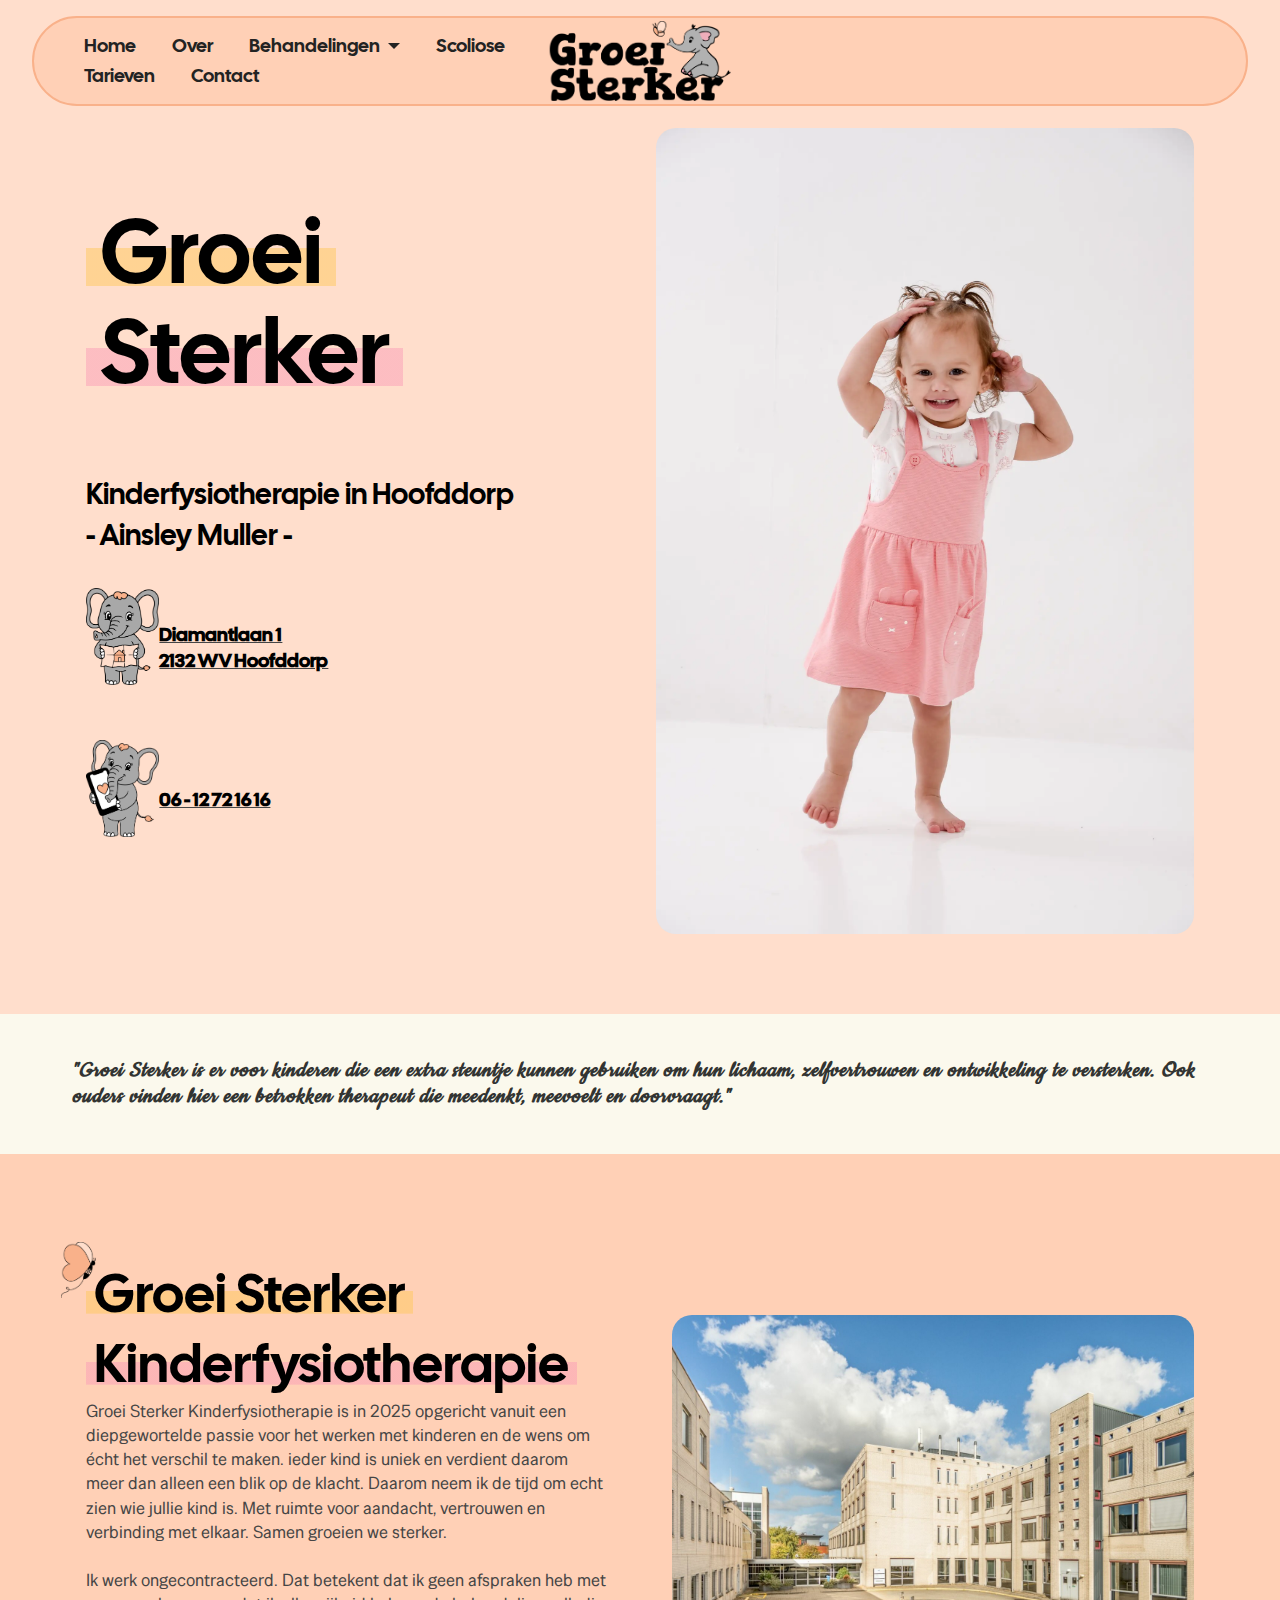
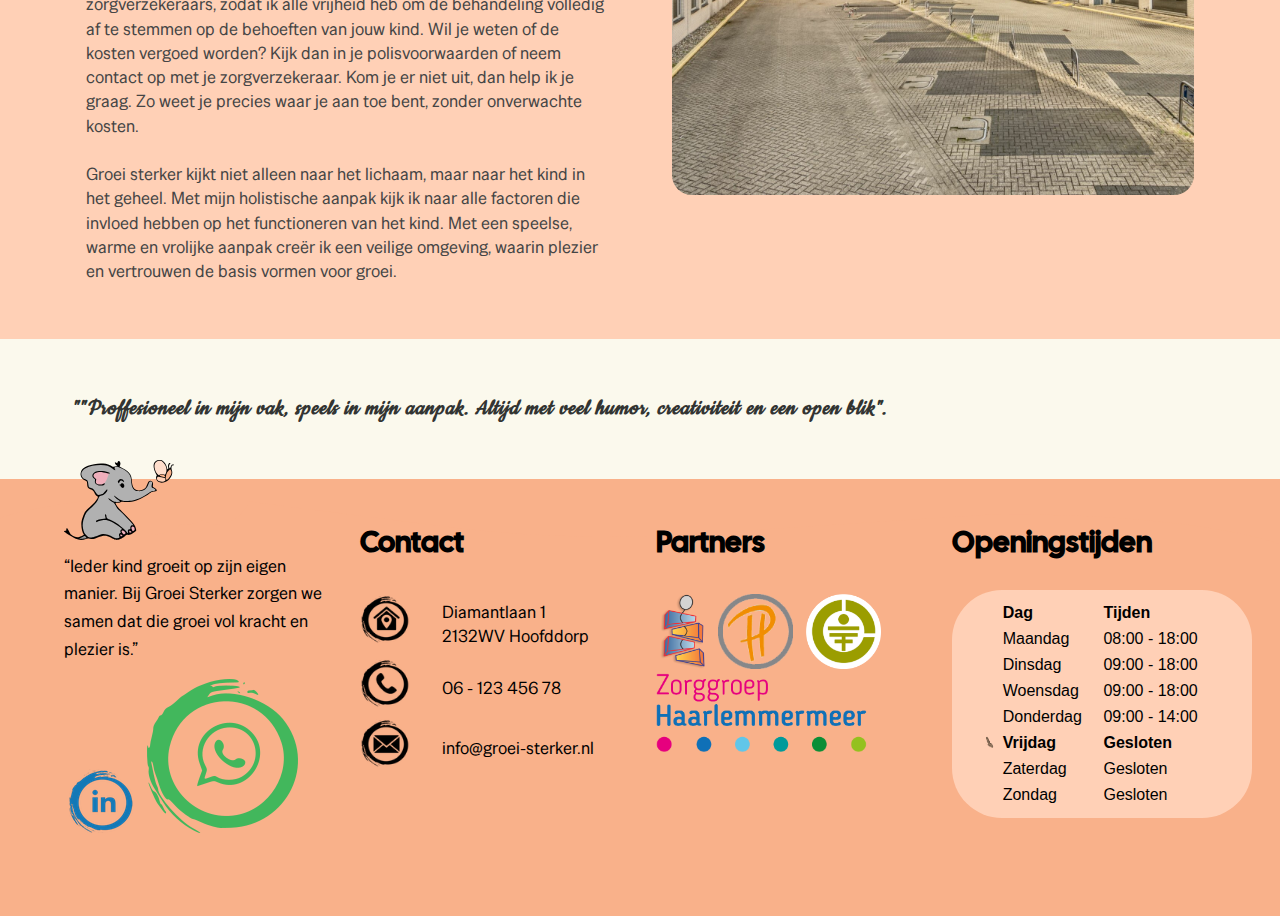
<file: index.html>
<!DOCTYPE html>
<html>

<head>
  <meta charset="utf-8" />
  <meta content="IE=edge" http-equiv="X-UA-Compatible" />
  <meta content="summary_large_image" name="twitter:card">
  <meta content="assets/images/index-meta.webp" name="twitter:image:src" />
  <meta content="assets/images/index-meta.webp" property="og:image" />
  <meta content="Groei Sterker Kinderfysiotherapie | Hoofddorp" name="twitter:title" />
  <meta content="width=device-width, initial-scale=1, minimum-scale=1" name="viewport" />
  <meta name="google-site-verification" content="GkF5k3IylfOf73EQTfal2qQMjx3TlP1_BCX5tEx6pQo" />
  <link href="assets/images/olifant_Fav.png" rel="shortcut icon" type="image/x-icon" />
  <meta name="description"
    content="Kinderfysiotherapie in Hoofddorp bij Groei Sterker. Specialist in scoliose, Schroth-therapie en motorische ontwikkeling met persoonlijke zorg." />

  <title>Groei Sterker Kinderfysiotherapie | Hoofddorp</title>
  <link href="assets/web/assets/mobirise-icons2/mobirise2.css" rel="stylesheet" />
  <link href="assets/web/assets/mobirise-icons-bold/mobirise-icons-bold.css" rel="stylesheet" />
  <link href="assets/bootstrap/css/bootstrap.min.css" rel="stylesheet" />
  <link href="assets/dropdown/css/style.css" rel="stylesheet" />
  <link href="assets/socicon/css/styles.css" rel="stylesheet" />
  <link href="assets/theme/css/style.css" rel="stylesheet" />
  <link as="style" href="https://fonts.googleapis.com/css?family=Cal+Sans:400&amp;display=swap"
    onload="this.onload=null;this.rel='stylesheet'" rel="preload" />
  <noscript>
    <link href="https://fonts.googleapis.com/css?family=Cal+Sans:400&amp;display=swap" rel="stylesheet" />
  </noscript>
  <link as="style" href="https://fonts.googleapis.com/css?family=Special+Gothic:400&amp;display=swap"
    onload="this.onload=null;this.rel='stylesheet'" rel="preload" />
  <noscript>
    <link href="https://fonts.googleapis.com/css?family=Special+Gothic:400&amp;display=swap" rel="stylesheet" />
  </noscript>
  <link as="style" href="assets/mobirise/css/mbr-additional.css?v=O8THCb" rel="preload" />
  <link href="assets/mobirise/css/mbr-additional.css?v=O8THCb" rel="stylesheet" type="text/css" />
  <link href="assets/css/custom.css" rel="stylesheet" />
  <link rel="preconnect" href="https://fonts.googleapis.com">
  <link rel="preconnect" href="https://fonts.gstatic.com" crossorigin>
  <link
    href="https://fonts.googleapis.com/css2?family=Imperial+Script&family=Cookie&family=League+Script&family=Passions+Conflict&family=Sofia&family=Tangerine:wght@400;700&display=swap"
    rel="stylesheet">
  </meta>
</head>

<body class="custom-theme">
  <section class="menu menu1 plantm5 cid-uThSbHawYh" data-bs-version="5.1" id="menu01-4a" once="menu">
    <nav class="navbar navbar-dropdown navbar-fixed-top navbar-expand-lg">
      <div class="container-fluid">
        <div class="navbar-brand">
          <span class="navbar-logo">
            <a href="/">
              <img alt="Groei Sterker Logo" src="assets/images/gs-logo.png" style="height: 5rem;" />
            </a>
          </span>
        </div>
        <button aria-controls="navbarNavAltMarkup" aria-expanded="false" aria-label="Toggle navigation"
          class="navbar-toggler" data-bs-target="#navbarSupportedContent" data-bs-toggle="collapse"
          data-target="#navbarSupportedContent" data-toggle="collapse" type="button">
          <div class="hamburger">
            <span></span>
            <span></span>
            <span></span>
            <span></span>
          </div>
        </button>
        <div class="collapse navbar-collapse" id="navbarSupportedContent">
          <ul class="navbar-nav nav-dropdown" data-app-modern-menu="true">
            <li class="nav-item">
              <a class="nav-link link text-black text-primary display-4" href="/">Home</a>
            </li>
            <li class="nav-item">
              <a aria-expanded="false" class="nav-link link text-black text-primary display-4" href="over.html">Over</a>
            </li>
            <li class="nav-item dropdown">
              <a aria-expanded="false" class="nav-link link text-black dropdown-toggle display-4"
                data-bs-auto-close="outside" data-bs-toggle="dropdown" data-toggle="dropdown-submenu"
                href="#">Behandelingen</a>
              <div aria-labelledby="dropdown-506" class="dropdown-menu"><a
                  class="text-black dropdown-item text-primary display-4"
                  href="kinderfysiotherapie.html">Kinderfysiotherapie</a><a
                  class="text-black dropdown-item text-primary display-4"
                  href="schroth-therapie.html">Schroth-Therapie</a><a
                  class="text-black dropdown-item text-primary display-4" href="schroth-supervisor.html">Clinical
                  Supervisor Schroth - ISST</a><a class="text-black dropdown-item text-primary display-4"
                  href="ervaringen.html">Ervaringen</a></div>
            </li>
            <li class="nav-item">
              <a class="nav-link link text-black text-primary display-4" href="scoliose.html">Scoliose</a>
            </li>
            <li class="nav-item"><a class="nav-link link text-black text-primary display-4"
                href="tarieven.html">Tarieven</a></li>
            </li>
            <li class="nav-item"><a class="nav-link link text-black text-primary display-4"
                href="contact.html">Contact</a></li>
          </ul>
          <!-- <div class="content-wrap">
<div class="navbar-buttons mbr-section-btn"><a class="btn btn-info display-4" href="contact.html">
<span class="mobi-mbri mobi-mbri-plus mbr-iconfont mbr-iconfont-btn"></span>Contact </a></div>
</div> -->
        </div>
      </div>
    </nav>
  </section>
  <section class="header2 cid-uThzzBMKzy" data-bs-version="5.1" id="header02-28">
    <div class="container">
      <div class="row align-left justify-content-center align-items-center">
        <div class="col-12 col-md-12 col-lg-6 image-wrapper">
          <img alt="" src="assets/images/srm-s.webp" />
        </div>
        <div class="col-12 col-md-12 col-lg-6">
          <div class="text-wrapper">
            <h1 class="mbr-section-title mbr-fonts-style mb-4 display-1">
              <span class="yellow">Groei</span>
              <br>
              <span class="pink">Sterker</span>
            </h1>
            <p class="mbr-text mbr-fonts-style mb-4 display-5"><br />Kinderfysiotherapie in Hoofddorp<br />- Ainsley
              Muller -
            </p>
            <div class="cards mb-4">
              <div class="card-wrapper">
                <div class="intro"><a href="geo:0,0?q=Diamantlaan 1, 2132 WV Hoofddorp"
                    data-fallback="https://maps.app.goo.gl/iQJnAUbncyWkuH3T9"><img src="assets/images/elephant_Map.png"
                      alt="Locatie" loading="lazy"></a></div>
                <div class="card-box">
                  <a href="geo:0,0?q=Diamantlaan 1, 2132 WV Hoofddorp"
                    data-fallback="https://maps.app.goo.gl/iQJnAUbncyWkuH3T9">
                    <h4 class="card-title mbr-fonts-style display-4"><strong>Diamantlaan 1<br />2132 WV
                        Hoofddorp</strong>
                    </h4>
                  </a>
                </div>
              </div>
            </div>
            <div class="card-wrapper">
              <div class="intro"><a href="tel:+31612721616"><img src="assets/images/elephant_Telefoon.png"
                    alt="Telefoon" loading="lazy"></a></div>
              <div class="card-box">
                <a href="tel:+31612721616">
                  <h4 class="card-title mbr-fonts-style display-4"><strong>06 - 12 72 16 16</strong></h4>
                </a>
              </div>
            </div>
          </div>
        </div>
      </div>
    </div>
    </div>
  </section>
  <section class="title2 kidsm4_title2 cid-uThIJ3wBHx" data-bs-version="5.1" id="quotes">
    <div class="container-fluid">
      <div class="row">
        <div class="col-12">
          <div class="content-wrapper">
            <div class="title-wrapper">
              <p class="mbr-text mbr-fonts-style display-5 quotes"><em>"Groei Sterker is er voor kinderen die een extra
                  steuntje kunnen gebruiken om hun lichaam, zelfvertrouwen en ontwikkeling te versterken. Ook ouders
                  vinden hier een betrokken therapeut die meedenkt, meevoelt en doorvraagt."</em>
              </p>
            </div>
          </div>
        </div>
      </div>
    </div>
  </section>
  <section class="article03 progressm5 cid-uThAjoZdse" data-bs-version="5.1" id="article03-29">
    <div class="container">
      <div class="row items-wrapper">
        <div class="col-12 col-lg-6 card">
          <div class="content-wrapper">
            <div class="title-wrapper">
              <img src="assets/images/Vlinder.png" class="Vlinder-over">
              <h2 class="mbr-section-title mbr-fonts-style display-2 yellow">Groei Sterker</h2>
              <h2 class="mbr-section-title mbr-fonts-style display-2 pink">Kinderfysiotherapie</h2>
              <div class="text-wrapper">
                <p class="mbr-text mbr-fonts-style display-7">Groei Sterker Kinderfysiotherapie is in 2025 opgericht
                  vanuit een diepgewortelde passie voor het werken met kinderen en de wens om écht het verschil te
                  maken. ieder kind is uniek en verdient daarom meer dan alleen een blik op de klacht. Daarom neem ik de
                  tijd om echt zien wie jullie kind is. Met ruimte voor aandacht, vertrouwen en verbinding met elkaar.
                  Samen groeien we sterker.<br /><br />
                  Ik werk ongecontracteerd. Dat betekent dat ik geen afspraken heb met zorgverzekeraars, zodat ik
                  alle vrijheid heb om de behandeling volledig af te stemmen op de behoeften van jouw kind.
                  Wil je weten of de kosten vergoed worden? Kijk dan in je polisvoorwaarden of neem contact op met je
                  zorgverzekeraar. Kom je er niet uit, dan help ik je graag. Zo weet je precies waar je aan toe bent,
                  zonder onverwachte kosten. <br />
                  <br />Groei sterker kijkt niet alleen naar het lichaam, maar naar het kind in het geheel. Met mijn
                  holistische aanpak kijk ik naar alle factoren die invloed hebben op het functioneren van het kind. Met
                  een speelse, warme en vrolijke aanpak creër ik een veilige omgeving, waarin plezier en vertrouwen de
                  basis vormen voor groei. <br />

                </p>
              </div>
            </div>
          </div>
        </div>
        <div class="col-12 col-lg-6 card">
          <div class="image-wrapper">
            <img alt="" src="assets/images/image15.jpg" />
          </div>
        </div>
      </div>
    </div>
  </section>
  <section class="title2 kidsm4_title2 cid-uThIJ3wBHx" data-bs-version="5.1" id="quotes">
    <div class="container-fluid">
      <div class="row">
        <div class="col-12">
          <div class="content-wrapper">
            <div class="title-wrapper">
              <p class="mbr-text mbr-fonts-style display-5 quotes"><em>""Proffesioneel in mijn vak, speels in mijn
                  aanpak. Altijd met veel humor, creativiteit en een open blik".</em>
              </p>
            </div>
          </div>
        </div>
      </div>
    </div>
  </section>
  <div id="site-footer"></div>
  <script src="assets/js/include-footer.js" defer></script>
  <script src="assets/bootstrap/js/bootstrap.bundle.min.js" defer></script>
  <script src="assets/smoothscroll/smooth-scroll.js" defer></script>
  <script src="assets/ytplayer/index.js" defer></script>
  <script src="assets/dropdown/js/navbar-dropdown.js" defer></script>
  <script src="assets/theme/js/script.js" defer></script>
  <script src="assets/js/main.js" defer></script>
  <script src="assets/js/footer-extra.js" defer></script>
</body>

</html>
</file>
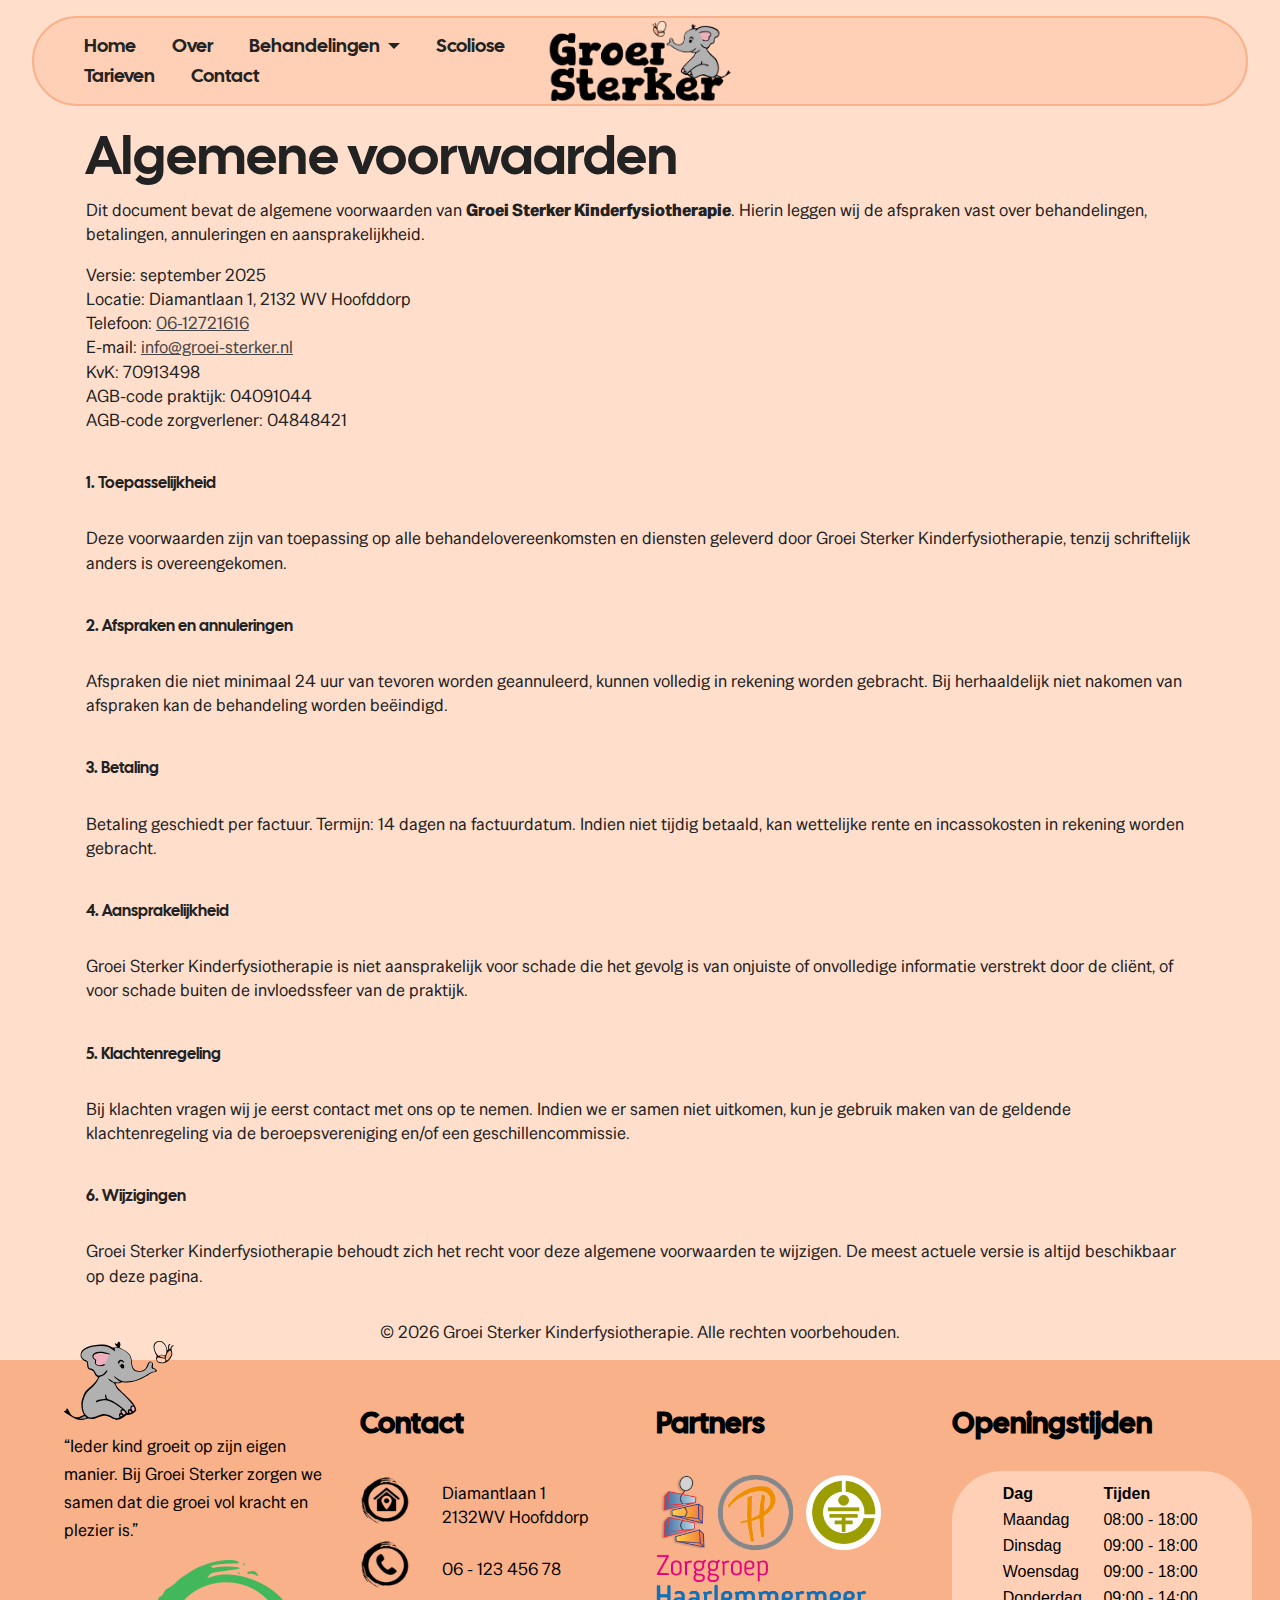
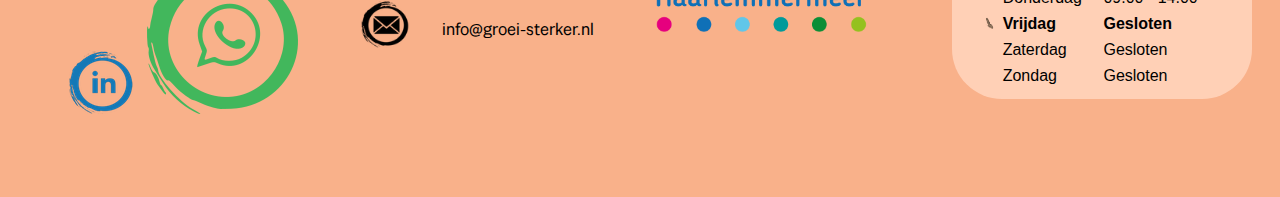
<file: algemene-voorwaarden.html>
<!DOCTYPE html>
<html lang="nl">

<head>
    <meta charset="utf-8" />
    <meta content="IE=edge" http-equiv="X-UA-Compatible" />
    <meta content="summary_large_image" name="twitter:card">
    <meta content="assets/images/index-meta.webp" name="twitter:image:src" />
    <meta content="assets/images/index-meta.webp" property="og:image" />
    <meta content="Groei Sterker Kinderfysiotherapie | Hoofddorp" name="twitter:title" />
    <meta content="width=device-width, initial-scale=1, minimum-scale=1" name="viewport" />
    <link href="assets/images/olifant_Fav.png" rel="shortcut icon" type="image/x-icon" />

    <!-- SEO -->
    <meta name="description"
        content="Algemene voorwaarden van Groei Sterker Kinderfysiotherapie in Hoofddorp. Lees hier de afspraken over behandelingen, betalingen, annuleringen en aansprakelijkheid." />
    <title>Algemene voorwaarden – Groei Sterker Kinderfysiotherapie | Hoofddorp</title>
    <link rel="canonical" href="https://www.groei-sterker.nl/algemene-voorwaarden" />

    <!-- Stylesheets -->
    <link href="assets/web/assets/mobirise-icons2/mobirise2.css" rel="stylesheet" />
    <link href="assets/web/assets/mobirise-icons-bold/mobirise-icons-bold.css" rel="stylesheet" />
    <link href="assets/bootstrap/css/bootstrap.min.css" rel="stylesheet" />
    <link href="assets/dropdown/css/style.css" rel="stylesheet" />
    <link href="assets/socicon/css/styles.css" rel="stylesheet" />
    <link href="assets/theme/css/style.css" rel="stylesheet" />
    <link href="assets/mobirise/css/mbr-additional.css?v=O8THCb" rel="stylesheet" type="text/css" />
    <link href="assets/css/custom.css" rel="stylesheet" />

    <!-- Fonts -->
    <link as="style" href="https://fonts.googleapis.com/css?family=Cal+Sans:400&amp;display=swap"
        onload="this.onload=null;this.rel='stylesheet'" rel="preload" />
    <noscript>
        <link href="https://fonts.googleapis.com/css?family=Cal+Sans:400&amp;display=swap" rel="stylesheet" />
    </noscript>
    <link as="style" href="https://fonts.googleapis.com/css?family=Special+Gothic:400&amp;display=swap"
        onload="this.onload=null;this.rel='stylesheet'" rel="preload" />
    <noscript>
        <link href="https://fonts.googleapis.com/css?family=Special+Gothic:400&amp;display=swap" rel="stylesheet" />
    </noscript>
    <link rel="preconnect" href="https://fonts.googleapis.com">
    <link rel="preconnect" href="https://fonts.gstatic.com" crossorigin>
    <link
        href="https://fonts.googleapis.com/css2?family=Imperial+Script&family=Cookie&family=League+Script&family=Passions+Conflict&family=Sofia&family=Tangerine:wght@400;700&display=swap"
        rel="stylesheet">

    <!-- Override: volledige pagina 1 achtergrondkleur -->
    <style>
        #terms-page,
        #terms-page section {
            background-color: var(--color-primary) !important;
            background-image: none !important;
        }

        #terms-page .container,
        #terms-page .row,
        #terms-page .card,
        #terms-page .content-wrapper {
            background: transparent !important;
            border: 0 !important;
            box-shadow: none !important;
        }

        #terms-page .mbr-overlay,
        #terms-page section::before,
        #terms-page section::after {
            display: none !important;
            background: none !important;
        }

        #terms-page,
        #terms-page h1,
        #terms-page h2,
        #terms-page h3,
        #terms-page p,
        #terms-page li {
            color: var(--color-text) !important;
        }

        #terms-page h2,
        #terms-page h3 {
            font-size: 1rem;
        }

        #terms-page {
            padding-top: 6rem;
        }
    </style>
</head>

<body class="page-terms">

    <!-- Menu -->
    <section class="menu menu1 plantm5 cid-uThSbHawYh" data-bs-version="5.1" id="menu01-terms" once="menu">
        <nav class="navbar navbar-dropdown navbar-fixed-top navbar-expand-lg">
            <div class="container-fluid">
                <div class="navbar-brand">
                    <span class="navbar-logo">
                        <a href="/">
                            <img alt="Groei Sterker Logo" src="assets/images/gs-logo.png" style="height: 5rem;" />
                        </a>
                    </span>
                </div>
                <button class="navbar-toggler" type="button" data-bs-toggle="collapse"
                    data-bs-target="#navbarSupportedContent" aria-controls="navbarSupportedContent"
                    aria-expanded="false" aria-label="Toggle navigation">
                    <div class="hamburger"><span></span><span></span><span></span><span></span></div>
                </button>
                <div class="collapse navbar-collapse" id="navbarSupportedContent">
                    <ul class="navbar-nav nav-dropdown" data-app-modern-menu="true">
                        <li class="nav-item"><a class="nav-link link text-black text-primary display-4"
                                href="/">Home</a></li>
                        <li class="nav-item"><a class="nav-link link text-black text-primary display-4"
                                href="over.html">Over</a></li>
                        <li class="nav-item dropdown">
                            <a class="nav-link link text-black dropdown-toggle display-4" data-bs-toggle="dropdown"
                                href="#">Behandelingen</a>
                            <div class="dropdown-menu">
                                <a class="text-black dropdown-item text-primary display-4"
                                    href="kinderfysiotherapie.html">Kinderfysiotherapie</a>
                                <a class="text-black dropdown-item text-primary display-4"
                                    href="schroth-therapie.html">Schroth-Therapie</a>
                                <a class="text-black dropdown-item text-primary display-4"
                                    href="schroth-supervisor.html">Clinical Supervisor Schroth - ISST</a>
                                <a class="text-black dropdown-item text-primary display-4"
                                    href="ervaringen.html">Ervaringen</a>
                            </div>
                        </li>
                        <li class="nav-item"><a class="nav-link link text-black text-primary display-4"
                                href="scoliose.html">Scoliose</a></li>
                        <li class="nav-item"><a class="nav-link link text-black text-primary display-4"
                                href="tarieven.html">Tarieven</a></li>
                        <li class="nav-item"><a class="nav-link link text-black text-primary display-4"
                                href="contact.html">Contact</a></li>
                    </ul>
                </div>
            </div>
        </nav>
    </section>

    <!-- Algemene voorwaarden sections -->
    <main id="terms-page">
        <br>
        <section class="article03 progressm5 cid-terms-01">
            <div class="container">
                <div class="row items-wrapper">
                    <div class="col-12 card">
                        <div class="content-wrapper">
                            <h1 class="mbr-section-title mbr-fonts-style display-2">Algemene voorwaarden</h1>
                            <p class="mbr-text mbr-fonts-style display-7">
                                Dit document bevat de algemene voorwaarden van <strong>Groei Sterker
                                    Kinderfysiotherapie</strong>.
                                Hierin leggen wij de afspraken vast over behandelingen, betalingen, annuleringen en
                                aansprakelijkheid.
                            </p>
                            <p class="mbr-text mbr-fonts-style display-7">
                                Versie: september 2025<br>
                                Locatie: Diamantlaan 1, 2132 WV Hoofddorp<br>
                                Telefoon: <a href="tel:0612721616">06-12721616</a><br>
                                E-mail: <a href="mailto:info@groei-sterker.nl">info@groei-sterker.nl</a><br>
                                KvK: 70913498<br>
                                AGB-code praktijk: 04091044<br>
                                AGB-code zorgverlener: 04848421
                            </p>
                        </div>
                    </div>
                </div>
            </div>
        </section>

        <section class="article03 progressm5 cid-terms-02">
            <div class="container">
                <div class="row items-wrapper">
                    <div class="col-12 card">
                        <div class="content-wrapper">
                            <h2 class="mbr-section-title mbr-fonts-style display-2">1. Toepasselijkheid</h2>
                            <p class="mbr-text mbr-fonts-style display-7">
                                Deze voorwaarden zijn van toepassing op alle behandelovereenkomsten en diensten geleverd
                                door Groei Sterker Kinderfysiotherapie, tenzij schriftelijk anders is overeengekomen.
                            </p>
                        </div>
                    </div>
                </div>
            </div>
        </section>

        <section class="article03 progressm5 cid-terms-03">
            <div class="container">
                <div class="row items-wrapper">
                    <div class="col-12 card">
                        <div class="content-wrapper">
                            <h2 class="mbr-section-title mbr-fonts-style display-2">2. Afspraken en annuleringen</h2>
                            <p class="mbr-text mbr-fonts-style display-7">
                                Afspraken die niet minimaal 24 uur van tevoren worden geannuleerd, kunnen volledig in
                                rekening worden gebracht.
                                Bij herhaaldelijk niet nakomen van afspraken kan de behandeling worden beëindigd.
                            </p>
                        </div>
                    </div>
                </div>
            </div>
        </section>

        <section class="article03 progressm5 cid-terms-04">
            <div class="container">
                <div class="row items-wrapper">
                    <div class="col-12 card">
                        <div class="content-wrapper">
                            <h2 class="mbr-section-title mbr-fonts-style display-2">3. Betaling</h2>
                            <p class="mbr-text mbr-fonts-style display-7">
                                Betaling geschiedt per factuur. Termijn: 14 dagen na factuurdatum. Indien niet tijdig
                                betaald, kan wettelijke rente en incassokosten in rekening worden gebracht.
                            </p>
                        </div>
                    </div>
                </div>
            </div>
        </section>

        <section class="article03 progressm5 cid-terms-05">
            <div class="container">
                <div class="row items-wrapper">
                    <div class="col-12 card">
                        <div class="content-wrapper">
                            <h2 class="mbr-section-title mbr-fonts-style display-2">4. Aansprakelijkheid</h2>
                            <p class="mbr-text mbr-fonts-style display-7">
                                Groei Sterker Kinderfysiotherapie is niet aansprakelijk voor schade die het gevolg is
                                van onjuiste of onvolledige informatie verstrekt door de cliënt, of voor schade buiten
                                de invloedssfeer van de praktijk.
                            </p>
                        </div>
                    </div>
                </div>
            </div>
        </section>

        <section class="article03 progressm5 cid-terms-06">
            <div class="container">
                <div class="row items-wrapper">
                    <div class="col-12 card">
                        <div class="content-wrapper">
                            <h2 class="mbr-section-title mbr-fonts-style display-2">5. Klachtenregeling</h2>
                            <p class="mbr-text mbr-fonts-style display-7">
                                Bij klachten vragen wij je eerst contact met ons op te nemen. Indien we er samen niet
                                uitkomen, kun je gebruik maken van de geldende klachtenregeling via de beroepsvereniging
                                en/of een geschillencommissie.
                            </p>
                        </div>
                    </div>
                </div>
            </div>
        </section>

        <section class="article03 progressm5 cid-terms-07">
            <div class="container">
                <div class="row items-wrapper">
                    <div class="col-12 card">
                        <div class="content-wrapper">
                            <h2 class="mbr-section-title mbr-fonts-style display-2">6. Wijzigingen</h2>
                            <p class="mbr-text mbr-fonts-style display-7">
                                Groei Sterker Kinderfysiotherapie behoudt zich het recht voor deze algemene voorwaarden
                                te wijzigen. De meest actuele versie is altijd beschikbaar op deze pagina.
                            </p>
                            <p class="mbr-text mbr-fonts-style display-7 muted text-center mt-4">
                                © <span id="year"></span> Groei Sterker Kinderfysiotherapie. Alle rechten voorbehouden.
                            </p>
                        </div>
                    </div>
                </div>
            </div>
        </section>
    </main>

    <!-- Footer -->
    <div id="site-footer"></div>
    <script src="assets/js/include-footer.js" defer></script>
    <script src="assets/bootstrap/js/bootstrap.bundle.min.js" defer></script>
    <script src="assets/smoothscroll/smooth-scroll.js" defer></script>
    <script src="assets/ytplayer/index.js" defer></script>
    <script src="assets/dropdown/js/navbar-dropdown.js" defer></script>
    <script src="assets/theme/js/script.js" defer></script>
    <script src="assets/js/main.js" defer></script>
    <script src="assets/js/footer-extra.js" defer></script>

    <script>
        document.getElementById('year').textContent = new Date().getFullYear();
    </script>
</body>

</html>
</file>
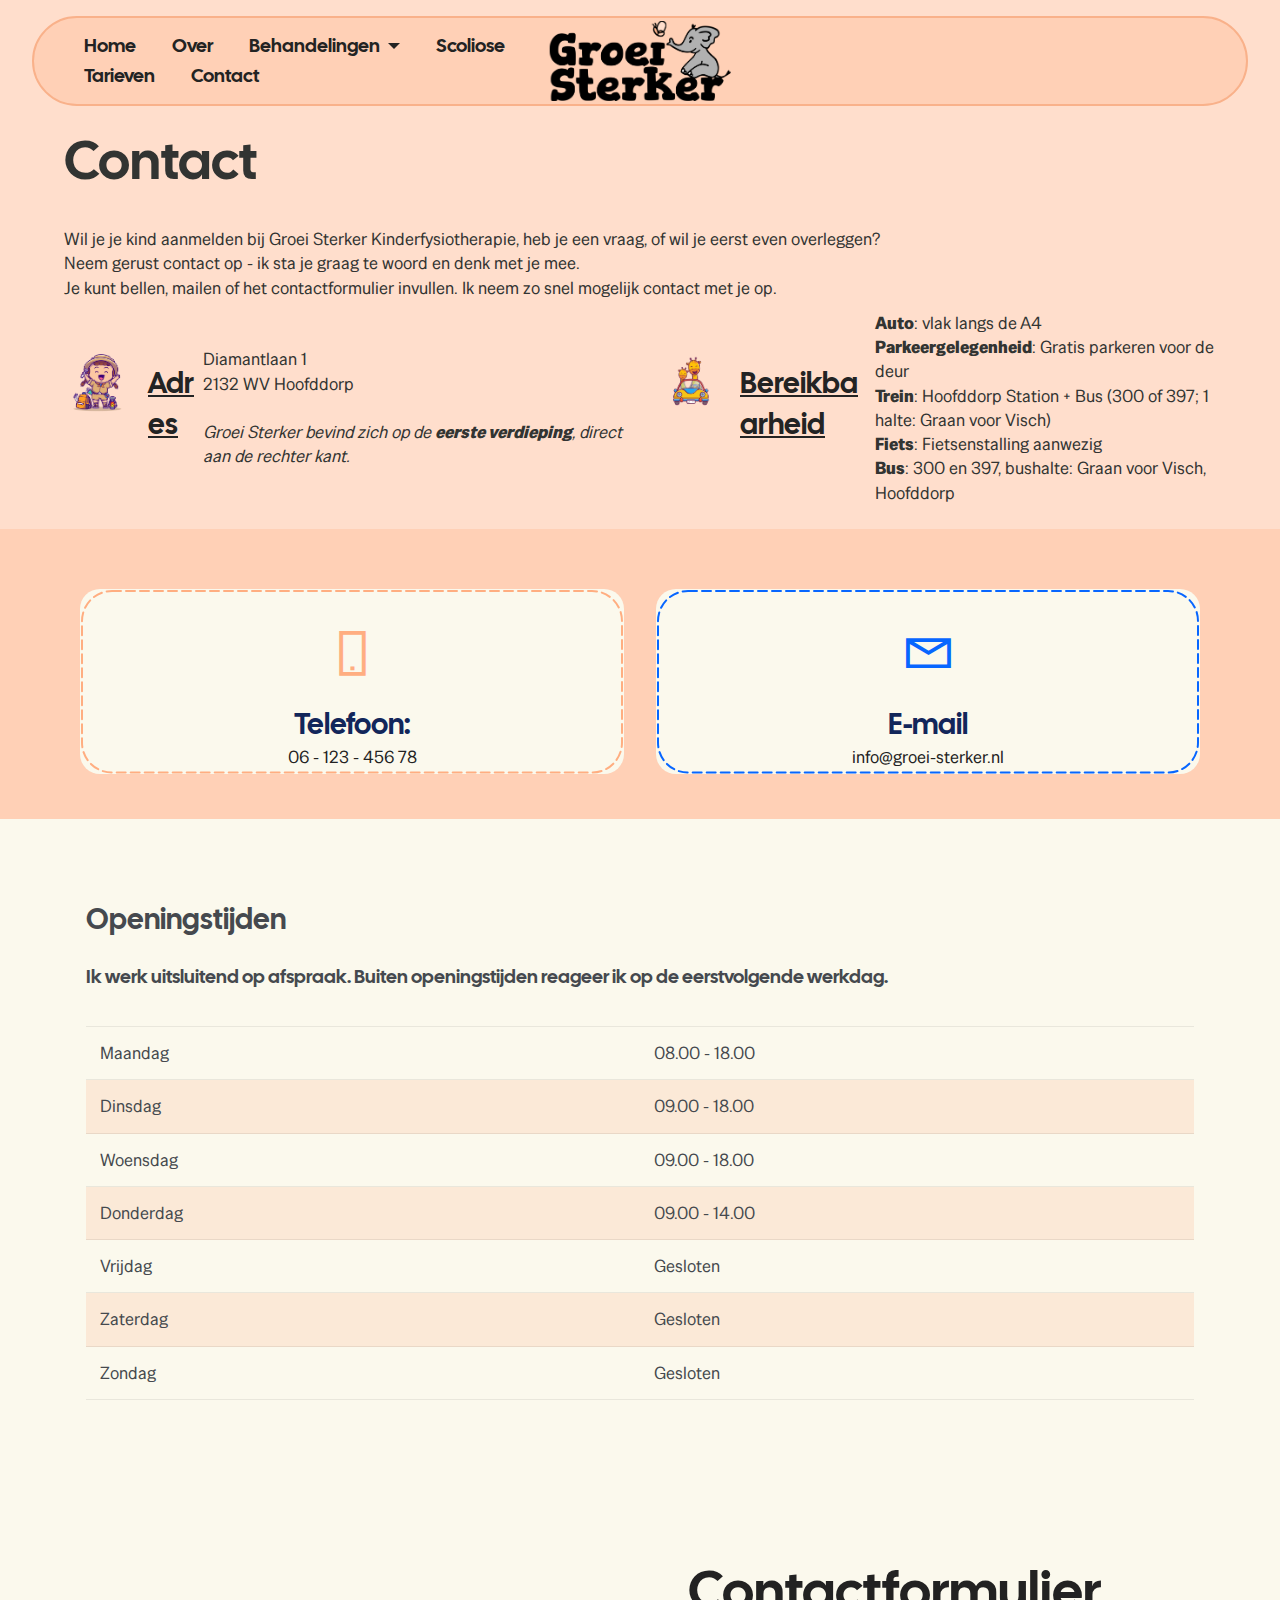
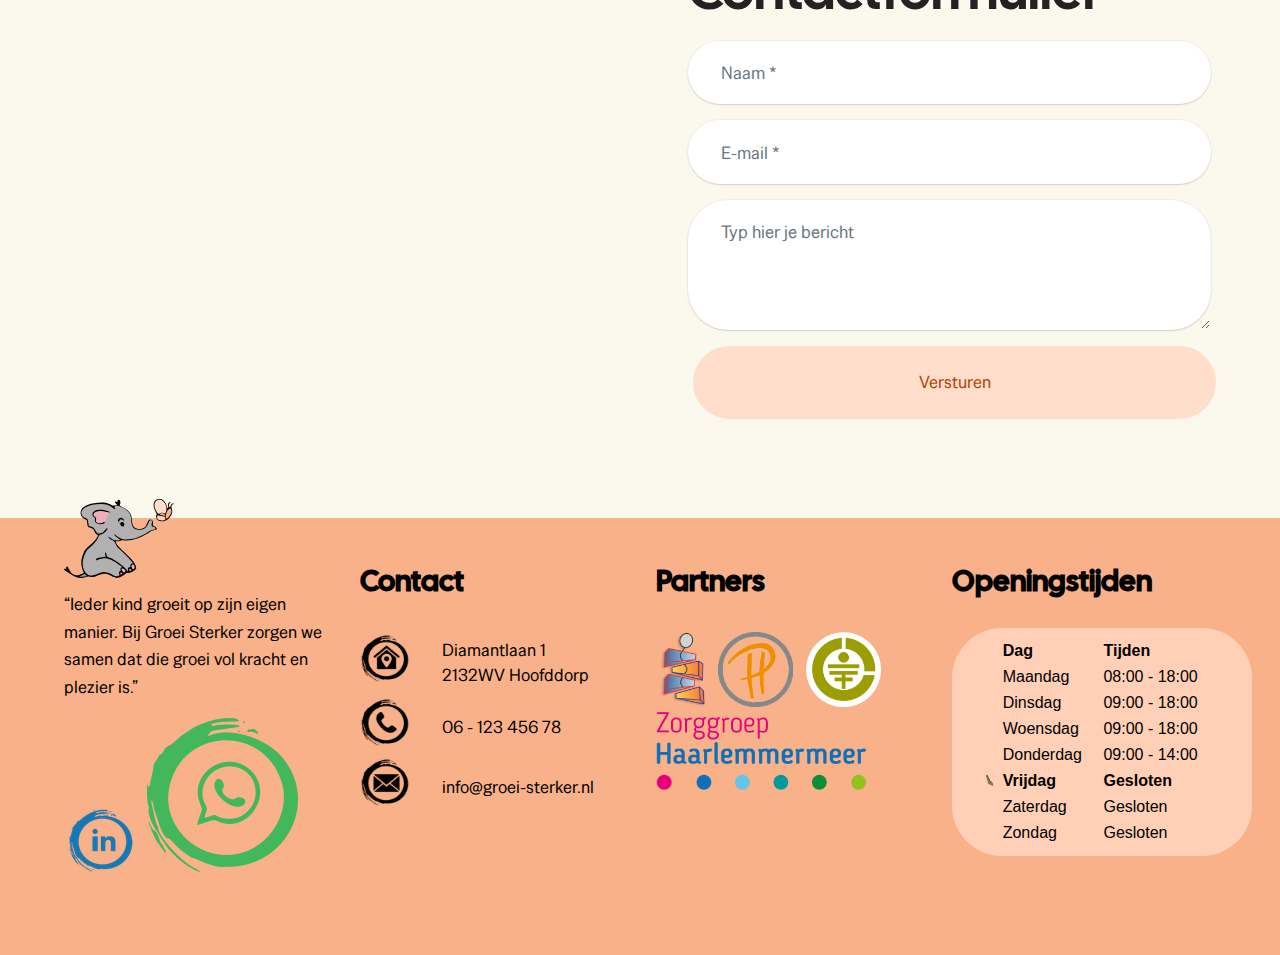
<file: contact.html>
<!DOCTYPE html>

<html>
<head>
<meta charset="utf-8"/>
<meta content="IE=edge" http-equiv="X-UA-Compatible"/>
<meta content="width=device-width, initial-scale=1, minimum-scale=1" name="viewport"/>
<link href="assets/images/favicon.png-128x98.png" rel="shortcut icon" type="image/x-icon"/>
<meta content="" name="description"/>
<title>Contact met Groei Sterker Kinderfysiotherapie</title>
<link href="assets/web/assets/mobirise-icons2/mobirise2.css" rel="stylesheet"/>
<link href="assets/web/assets/mobirise-icons-bold/mobirise-icons-bold.css" rel="stylesheet"/>
<link href="assets/bootstrap/css/bootstrap.min.css" rel="stylesheet"/>
<link href="assets/dropdown/css/style.css" rel="stylesheet"/>
<link href="assets/formstyler/jquery.formstyler.css" rel="stylesheet"/>
<link href="assets/formstyler/jquery.formstyler.theme.css" rel="stylesheet"/>
<link href="assets/datepicker/jquery.datetimepicker.min.css" rel="stylesheet"/>
<link href="assets/socicon/css/styles.css" rel="stylesheet"/>
<link href="assets/theme/css/style.css" rel="stylesheet"/>
<link href="assets/recaptcha.css" rel="stylesheet"/>
<link as="style" href="https://fonts.googleapis.com/css?family=Cal+Sans:400&amp;display=swap" onload="this.onload=null;this.rel='stylesheet'" rel="preload"/>
<noscript><link href="https://fonts.googleapis.com/css?family=Cal+Sans:400&amp;display=swap" rel="stylesheet"/></noscript>
<link as="style" href="https://fonts.googleapis.com/css?family=Special+Gothic:400&amp;display=swap" onload="this.onload=null;this.rel='stylesheet'" rel="preload"/>
<noscript><link href="https://fonts.googleapis.com/css?family=Special+Gothic:400&amp;display=swap" rel="stylesheet"/></noscript>
<link as="style" href="assets/mobirise/css/mbr-additional.css?v=yC3ET9" rel="preload"/><link href="assets/mobirise/css/mbr-additional.css?v=yC3ET9" rel="stylesheet" type="text/css"/><link href="assets/css/custom.css" rel="stylesheet"/>
</head>
<body class="custom-theme">
<section class="menu menu1 plantm5 cid-uThSbHawYh" data-bs-version="5.1" id="menu01-4a" once="menu">
<nav class="navbar navbar-dropdown navbar-fixed-top navbar-expand-lg">
<div class="container-fluid">
<div class="navbar-brand">
<span class="navbar-logo">
<a href="/">
<img alt="Groei Sterker Logo" src="assets/images/gs-logo.png-160x102.png" style="height: 5rem;"/>
</a>
</span>
</div>
<button aria-controls="navbarNavAltMarkup" aria-expanded="false" aria-label="Toggle navigation" class="navbar-toggler" data-bs-target="#navbarSupportedContent" data-bs-toggle="collapse" data-target="#navbarSupportedContent" data-toggle="collapse" type="button">
<div class="hamburger">
<span></span>
<span></span>
<span></span>
<span></span>
</div>
</button>
<div class="collapse navbar-collapse" id="navbarSupportedContent">
<ul class="navbar-nav nav-dropdown" data-app-modern-menu="true"><li class="nav-item">
<a class="nav-link link text-black text-primary display-4" href="/">Home</a>
</li>
<li class="nav-item">
<a aria-expanded="false" class="nav-link link text-black text-primary display-4" href="over.html">Over</a>
</li>
<li class="nav-item dropdown">
<a aria-expanded="false" class="nav-link link text-black dropdown-toggle display-4" data-bs-auto-close="outside" data-bs-toggle="dropdown" data-toggle="dropdown-submenu" href="#">Behandelingen</a><div aria-labelledby="dropdown-506" class="dropdown-menu"><a class="text-black dropdown-item text-primary display-4" href="kinderfysiotherapie.html">Kinderfysiotherapie</a><a class="text-black dropdown-item text-primary display-4" href="schroth-therapie.html">Schroth-Therapie</a><a class="text-black dropdown-item text-primary display-4" href="schroth-supervisor.html">Clinical Supervisor Schroth - ISST</a><a class="text-black dropdown-item text-primary display-4" href="ervaringen.html">Ervaringen</a></div>
</li>
<li class="nav-item">
<a class="nav-link link text-black text-primary display-4" href="scoliose.html">Scoliose</a>
</li><li class="nav-item"><a class="nav-link link text-black text-primary display-4" href="tarieven.html">Tarieven</a></li>
</li><li class="nav-item"><a class="nav-link link text-black text-primary display-4" href="contact.html">Contact</a></li></ul>
<!-- <div class="content-wrap">
<div class="navbar-buttons mbr-section-btn"><a class="btn btn-info display-4" href="contact.html">
<span class="mobi-mbri mobi-mbri-plus mbr-iconfont mbr-iconfont-btn"></span>Contact </a></div>
</div> -->
</div>
</div>
</nav>
</section>
<section class="features6 kidsm4_features6 cid-uThQNb6kqA" data-bs-version="5.1" id="features6-45">
<div class="container-fluid">
<div class="row">
<div class="col-12 align-center title">
<h3 class="mbr-section-title line-bg-warning mbr-fonts-style display-2">
					Contact</h3>
<h4 class="mbr-section-subtitle mbr-fonts-style display-7">Wil je je kind aanmelden bij Groei Sterker Kinderfysiotherapie, heb je een vraag, of wil je eerst even overleggen?<div>Neem gerust contact op - ik sta je graag te woord en denk met je mee.</div><div>Je kunt bellen, mailen of het contactformulier invullen. Ik neem zo snel mogelijk contact met je op. </div></h4>
</div>
</div>
<div class="row justify-content-center">
<div class="card p-3 col-12 col-md-6">
<div class="item-image">
<img alt="" src="assets/images/waar.webp"/>
</div>
<div class="card-box">
<h4 class="card-title mbr-fonts-style display-5">
<a class="text-black" href="#">Adres</a></h4>
<p class="mbr-text mbr-fonts-style display-7">
						Diamantlaan 1<br/>2132 WV Hoofddorp<br/><br/><em>Groei Sterker bevind zich op de <strong>eerste verdieping</strong>, direct aan de rechter kant. </em><br/>
</p>
</div>
</div>
<div class="card p-3 col-12 col-md-6">
<div class="item-image">
<img alt="" src="assets/images/how-to-get-there.webp"/>
</div>
<div class="card-box">
<h4 class="card-title mbr-fonts-style display-5">
<a class="text-black" href="#">Bereikbaarheid</a></h4>
<p class="mbr-text mbr-fonts-style display-7"><strong>Auto</strong>: vlak langs de A4<br/><strong>Parkeergelegenheid</strong>: Gratis parkeren voor de deur<br/><strong>Trein</strong>: Hoofddorp Station + Bus (300 of 397; 1 halte: Graan voor Visch)<br/><strong>Fiets</strong>: Fietsenstalling aanwezig<br/><strong>Bus</strong>: 300 en 397, bushalte: Graan voor Visch, Hoofddorp</p>
</div>
</div>
</div>
</div>
</section>
<section class="features10 kidsm4_features10 cid-uThQNXwlX5" data-bs-version="5.1" id="features10-46">
<div class="container-fluid">
<div class="media-container-row">
<div class="card card-1 col-12 col-md-8 col-lg-6">
<div class="circle-icon">
<div class="card-box">
<div class="item-image">
<span class="mbr-iconfont mbr-iconfont-btn icon1 mobi-mbri-mobile-2 mobi-mbri"></span>
</div>
<h4 class="card-title mbr-fonts-style display-5">
							Telefoon:</h4>
<p class="mbr-text mbr-fonts-style display-7">
							06 - 123 - 456 78</p>
</div>
<svg class="wgl-dashes svg1 inner-dashed-border animated-dashes" fill="transparent" stroke-dasharray="9 5" stroke-dashoffset="0" stroke-linecap="round" stroke-width="2">
<rect height="100%" rx="30px" ry="30px" width="100%" x="2px" y="2px"></rect>
</svg>
</div>
</div>
<div class="card card-2 col-12 col-md-8 col-lg-6">
<div class="circle-icon">
<div class="card-box">
<div class="item-image">
<span class="mbr-iconfont mbr-iconfont-btn icon2 mobi-mbri-letter mobi-mbri"></span>
</div>
<h4 class="card-title mbr-fonts-style display-5">
							E-mail</h4>
<p class="mbr-text mbr-fonts-style display-7">
							info@groei-sterker.nl</p>
</div>
<svg class="wgl-dashes svg2 inner-dashed-border animated-dashes" fill="transparent" stroke-dasharray="9 5" stroke-dashoffset="0" stroke-linecap="round" stroke-width="2">
<rect height="100%" rx="30px" ry="30px" width="100%" x="2px" y="2px"></rect>
</svg>
</div>
</div>
</div>
</div>
</section>
<section class="pricing1 lodgem5 cid-uThRzJm41D" data-bs-version="5.1" id="apricing1-48">
<div class="container">
<div class="row">
<div class="col-12">
<div class="mbr-section-head">
<h3 class="mbr-section-title mbr-fonts-style mb-0 display-5">
                        Openingstijden</h3>
<h3 class="mbr-section-subtitle mbr-fonts-style mb-0 display-4">
                        Ik werk uitsluitend op afspraak. Buiten openingstijden reageer ik op de eerstvolgende werkdag.</h3>
</div>
<div class="tabl-container">
<div class="tabl-item-row">
<div class="tabl-item-column">
<p class="card-title mbr-fonts-style mb-0 display-7">Maandag</p>
</div>
<div class="tabl-item-column">
<p class="card-title mbr-fonts-style mb-0 display-7">08.00 - 18.00</p>
</div>
</div>
<div class="tabl-item-row">
<div class="tabl-item-column">
<p class="card-text mbr-fonts-style mb-0 display-7">
                                Dinsdag</p>
</div>
<div class="tabl-item-column">
<p class="card-text mbr-fonts-style mb-0 display-7">09.00 - 18.00</p>
</div>
</div>
<div class="tabl-item-row">
<div class="tabl-item-column">
<p class="card-text mbr-fonts-style mb-0 display-7">Woensdag</p>
</div>
<div class="tabl-item-column">
<p class="card-text mbr-fonts-style mb-0 display-7">09.00 - 18.00</p>
</div>
</div>
<div class="tabl-item-row">
<div class="tabl-item-column">
<p class="card-text mbr-fonts-style mb-0 display-7">
                                Donderdag</p>
</div>
<div class="tabl-item-column">
<p class="card-text mbr-fonts-style mb-0 display-7">09.00 - 14.00</p>
</div>
</div>
<div class="tabl-item-row">
<div class="tabl-item-column">
<p class="card-text mbr-fonts-style mb-0 display-7">
                                Vrijdag</p>
</div>
<div class="tabl-item-column">
<p class="card-text mbr-fonts-style mb-0 display-7">
                                Gesloten</p>
</div>
</div>
<div class="tabl-item-row">
<div class="tabl-item-column">
<p class="card-text mbr-fonts-style mb-0 display-7">
                                Zaterdag</p>
</div>
<div class="tabl-item-column">
<p class="card-text mbr-fonts-style mb-0 display-7">
                                Gesloten</p>
</div>
</div>
<div class="tabl-item-row">
<div class="tabl-item-column">
<p class="card-text mbr-fonts-style mb-0 display-7">
                                Zondag</p>
</div>
<div class="tabl-item-column">
<p class="card-text mbr-fonts-style mb-0 display-7">
                                Gesloten</p>
</div>
</div>
</div>
</div>
</div>
</div>
</section>
<section class="form kidsm4_forms1 cid-uThQZETc17" data-bs-version="5.1" id="forms1-47">
<div class="container-fluid">
<div class="row">
<div class="col-lg-6 col-md-12 map-wrapper">
<div class="google-map"><iframe allowfullscreen="" frameborder="0" src="https://www.google.com/maps/embed/v1/place?key=AIzaSyAtXm0x23nRCgazjDV2Kl3GTHRP411ougQ&amp;q=Diamantlaan 1, 2132WV Hoofddorp" style="border:0"></iframe></div>
</div>
<div class="col-lg-6 my-auto pb-4 mbr-form" data-form-type="formoid">
<!--Formbuilder Form-->
<form action="https://mobirise.eu/" class="mbr-form form-with-styler" data-form-title="Form Name" method="POST"><input data-form-email="true" name="email" type="hidden" value="cbr7dkeW3WNz1p51UAPkjonGjVRdytkvod8Hoi38RpDdHgap1a8A1c4btAoqJHpnx5HJRiTyp366mZ9CergPqZsRAdKpK0jSTCYRxHw7S7mSuW0K5qCYtig2OrDOqRLs.bG2ADGb0TNhkhSr/6RRvJ06nhtBxspFr2j9F8MWc9QXV5lwvxdlqDfrRQ2GDIM7/Lo0WwwCUq4M+e9mNWocDj6kFUyfiOJics2Una4dyy53+0FbJaVC+/KEHPvZY8cb8"/>
<div class="row">
<div class="alert alert-success col-12" data-form-alert="" hidden="hidden">Bedankt voor het invullen van het formulier, ik neem zo snel mogelijk contact met je op.</div>
<div class="alert alert-danger col-12" data-form-alert-danger="" hidden="hidden">Oops...! some problem!</div>
</div>
<div class="dragArea row">
<div class="col-lg-12">
<h5 class="mbr-fonts-style mbr-section-title display-2"> Contactformulier</h5>
</div>
<div class="col-lg-12">
</div>
<div class="col-lg-12 form-group mb-3" data-for="Naam">
<input class="form-control display-7" data-form-field="Naam" id="Naam-forms1-47" name="Naam" placeholder="Naam *" required="required" type="text" value=""/>
</div>
<div class="col-lg-12 form-group mb-3" data-for="E-mail">
<input class="form-control display-7" data-form-field="E-mail" id="E-mail-forms1-47" name="E-mail" placeholder="E-mail *" required="required" type="tel" value=""/>
</div>
<div class="col-lg-12 form-group mb-3" data-for="Bericht">
<textarea class="form-control display-7" data-form-field="Bericht" id="Bericht-forms1-47" name="Bericht" placeholder="Typ hier je bericht"></textarea>
</div>
<div class="col-lg-12 button-svg mbr-section-btn">
<button class="w-100 btn btn-primary text-truncate display-7" type="submit">Versturen</button>
</div>
</div>
</form><!--Formbuilder Form-->
</div>
</div>
</div>
</section>
<div id="site-footer"></div>
<script src="assets/js/include-footer.js" defer></script>
<script src="assets/bootstrap/js/bootstrap.bundle.min.js" defer></script>
<script src="assets/smoothscroll/smooth-scroll.js" defer></script>
<script src="assets/ytplayer/index.js" defer></script>
<script src="assets/dropdown/js/navbar-dropdown.js" defer></script>
<script src="assets/theme/js/script.js" defer></script>
<script src="assets/js/main.js" defer></script>
<script src="assets/js/footer-extra.js" defer></script>
</body>
</html>
</file>
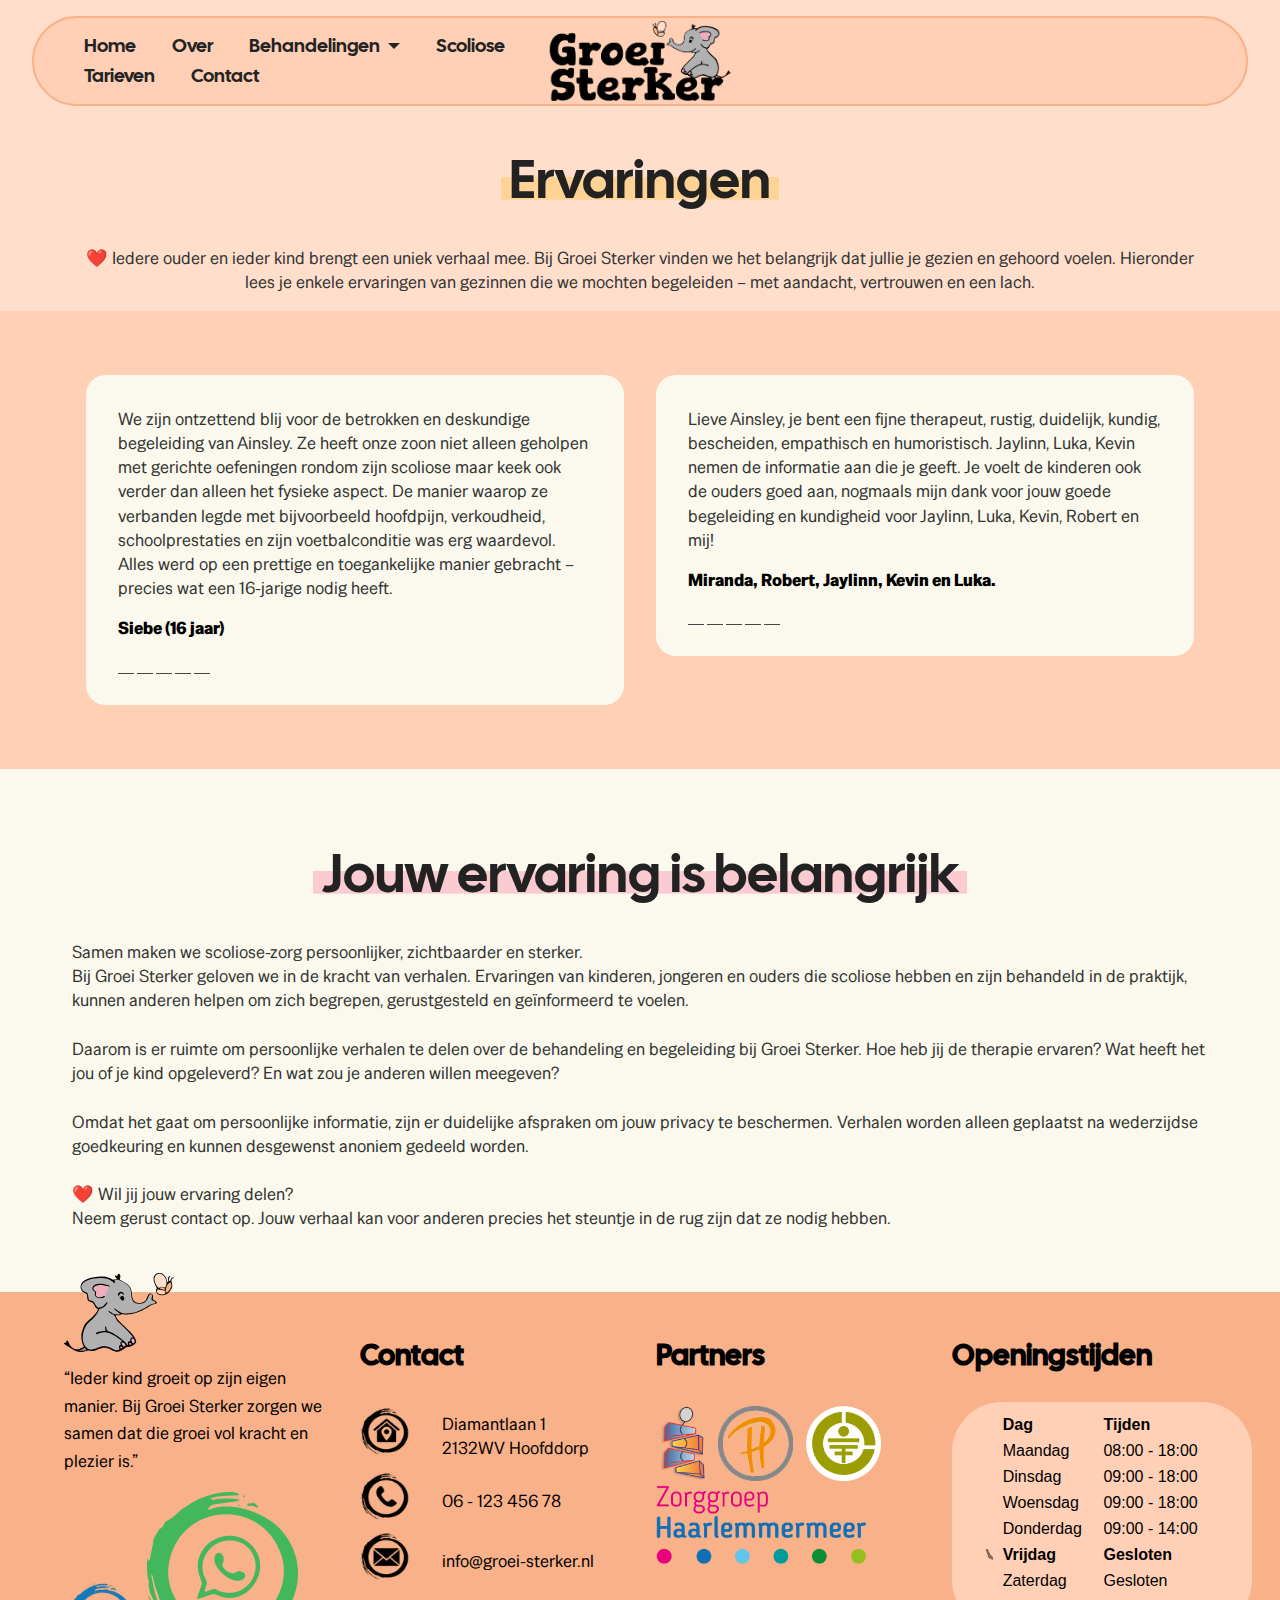
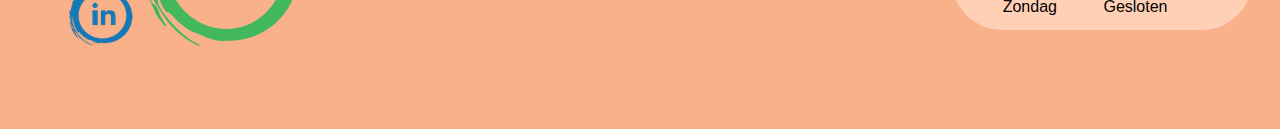
<file: ervaringen.html>
<!DOCTYPE html>

<html>

<head>
    <meta charset="utf-8" />
    <meta content="IE=edge" http-equiv="X-UA-Compatible" />
    <meta content="width=device-width, initial-scale=1, minimum-scale=1" name="viewport" />
    <link href="assets/images/olifant_Fav.png" rel="shortcut icon" type="image/x-icon" />
    <meta content="" name="description" />
    <title>Ervaringen met Groei Sterker Kinderfysiotherapie</title>
    <link href="assets/web/assets/mobirise-icons2/mobirise2.css" rel="stylesheet" />
    <link href="assets/web/assets/mobirise-icons-bold/mobirise-icons-bold.css" rel="stylesheet" />
    <link href="assets/bootstrap/css/bootstrap.min.css" rel="stylesheet" />
    <link href="assets/dropdown/css/style.css" rel="stylesheet" />
    <link href="assets/socicon/css/styles.css" rel="stylesheet" />
    <link href="assets/theme/css/style.css" rel="stylesheet" />
    <link as="style" href="https://fonts.googleapis.com/css?family=Cal+Sans:400&amp;display=swap"
        onload="this.onload=null;this.rel='stylesheet'" rel="preload" />
    <noscript>
        <link href="https://fonts.googleapis.com/css?family=Cal+Sans:400&amp;display=swap" rel="stylesheet" />
    </noscript>
    <link as="style" href="https://fonts.googleapis.com/css?family=Special+Gothic:400&amp;display=swap"
        onload="this.onload=null;this.rel='stylesheet'" rel="preload" />
    <noscript>
        <link href="https://fonts.googleapis.com/css?family=Special+Gothic:400&amp;display=swap" rel="stylesheet" />
    </noscript>
    <link as="style" href="assets/mobirise/css/mbr-additional.css?v=IN3FaU" rel="preload" />
    <link href="assets/mobirise/css/mbr-additional.css?v=IN3FaU" rel="stylesheet" type="text/css" />
    <link href="assets/css/custom.css" rel="stylesheet" />
    <link
        href="https://fonts.googleapis.com/css2?family=Imperial+Script&family=Cookie&family=League+Script&family=Passions+Conflict&family=Sofia&family=Tangerine:wght@400;700&display=swap"
        rel="stylesheet">
</head>

<body class="custom-theme">
    <section class="menu menu1 plantm5 cid-uThSbHawYh" data-bs-version="5.1" id="menu01-4a" once="menu">
        <nav class="navbar navbar-dropdown navbar-fixed-top navbar-expand-lg">
            <div class="container-fluid">
                <div class="navbar-brand">
                    <span class="navbar-logo">
                        <a href="/">
                            <img alt="Groei Sterker Logo" src="assets/images/gs-logo.png" style="height: 5rem;" />
                        </a>
                    </span>
                </div>
                <button aria-controls="navbarNavAltMarkup" aria-expanded="false" aria-label="Toggle navigation"
                    class="navbar-toggler" data-bs-target="#navbarSupportedContent" data-bs-toggle="collapse"
                    data-target="#navbarSupportedContent" data-toggle="collapse" type="button">
                    <div class="hamburger">
                        <span></span>
                        <span></span>
                        <span></span>
                        <span></span>
                    </div>
                </button>
                <div class="collapse navbar-collapse" id="navbarSupportedContent">
                    <ul class="navbar-nav nav-dropdown" data-app-modern-menu="true">
                        <li class="nav-item">
                            <a class="nav-link link text-black text-primary display-4" href="/">Home</a>
                        </li>
                        <li class="nav-item">
                            <a aria-expanded="false" class="nav-link link text-black text-primary display-4"
                                href="over.html">Over</a>
                        </li>
                        <li class="nav-item dropdown">
                            <a aria-expanded="false" class="nav-link link text-black dropdown-toggle display-4"
                                data-bs-auto-close="outside" data-bs-toggle="dropdown" data-toggle="dropdown-submenu"
                                href="#">Behandelingen</a>
                            <div aria-labelledby="dropdown-506" class="dropdown-menu"><a
                                    class="text-black dropdown-item text-primary display-4"
                                    href="kinderfysiotherapie.html">Kinderfysiotherapie</a><a
                                    class="text-black dropdown-item text-primary display-4"
                                    href="schroth-therapie.html">Schroth-Therapie</a><a
                                    class="text-black dropdown-item text-primary display-4"
                                    href="schroth-supervisor.html">Clinical Supervisor Schroth - ISST</a><a
                                    class="text-black dropdown-item text-primary display-4"
                                    href="ervaringen.html">Ervaringen</a></div>
                        </li>
                        <li class="nav-item">
                            <a class="nav-link link text-black text-primary display-4" href="scoliose.html">Scoliose</a>
                        </li>
                        <li class="nav-item"><a class="nav-link link text-black text-primary display-4"
                                href="tarieven.html">Tarieven</a></li>
                        </li>
                        <li class="nav-item"><a class="nav-link link text-black text-primary display-4"
                                href="contact.html">Contact</a></li>
                    </ul>
                    <!-- <div class="content-wrap">
<div class="navbar-buttons mbr-section-btn"><a class="btn btn-info display-4" href="contact.html">
<span class="mobi-mbri mobi-mbri-plus mbr-iconfont mbr-iconfont-btn"></span>Contact </a></div>
</div> -->
                </div>
            </div>
        </nav>
    </section>
    <section class="title2 kidsm4_title2 cid-uThO5pWnug" data-bs-version="5.1" id="title2-3k">
        <div class="container-fluid">
            <div class="row">
                <div class="col-md-12 align-center">
                    <br />
                    <h3 class="mbr-section-subtitle mbr-fonts-style line-bg-primary display-2 yellow">Ervaringen</h3>
                    <p class="mbr-text mbr-fonts-style display-7">❤️ Iedere ouder en ieder kind brengt een uniek verhaal
                        mee. Bij Groei Sterker vinden we het belangrijk dat jullie je gezien en gehoord voelen.
                        Hieronder lees je enkele ervaringen van gezinnen die we mochten begeleiden – met aandacht,
                        vertrouwen en een lach. </p>
                </div>
            </div>
        </div>
    </section>
    <section class="testimonials02 cid-uTi1TopFfz" data-bs-version="5.1" id="testimonials02-4e">
        <div class="container">
            <div class="row justify-content-center">
                <div class="col-sm-6 col-lg-6 col-lg-4">
                    <div class="card-wrap">
                        <div class="content-wrap">
                            <p class="card-text mbr-fonts-style align-left display-7">
                                We zijn ontzettend blij voor de betrokken en deskundige begeleiding van Ainsley. Ze
                                heeft onze zoon niet alleen geholpen met gerichte oefeningen rondom zijn scoliose maar
                                keek ook verder dan alleen het fysieke aspect. De manier waarop ze verbanden legde met
                                bijvoorbeeld hoofdpijn, verkoudheid, schoolprestaties en zijn voetbalconditie was erg
                                waardevol. Alles werd op een prettige en toegankelijke manier gebracht – precies wat een
                                16-jarige nodig heeft. </p>
                            <h5 class="card-title card-title mbr-fonts-style align-left m-0 display-7">
                                <strong>Siebe (16 jaar)</strong>
                            </h5>
                            <div class="social-row display-7">
                                <div class="soc-item">
                                    <a href="https://www.facebook.com/Mobirise/" target="_blank">
                                        <span class="mbr-iconfont mobi-mbri-star mobi-mbri"></span>
                                    </a>
                                </div>
                                <div class="soc-item">
                                    <a href="https://twitter.com/mobirise" target="_blank">
                                        <span class="mbr-iconfont mobi-mbri-star mobi-mbri"></span>
                                    </a>
                                </div>
                                <div class="soc-item">
                                    <a href="https://instagram.com/mobirise" target="_blank">
                                        <span class="mbr-iconfont mobi-mbri-star mobi-mbri"></span>
                                    </a>
                                </div>
                                <div class="soc-item">
                                    <a href="https://www.youtube.com/c/mobirise" target="_blank">
                                        <span class="mbr-iconfont mobi-mbri-star mobi-mbri"></span>
                                    </a>
                                </div>
                                <div class="soc-item">
                                    <a href="https://twitter.com/mobirise" target="_blank">
                                        <span class="mbr-iconfont mobi-mbri-star mobi-mbri"></span>
                                    </a>
                                </div>
                            </div>
                        </div>
                    </div>
                </div>
                <div class="col-sm-6 col-lg-4 col-lg-6">
                    <div class="card-wrap">
                        <div class="content-wrap">
                            <p class="card-text mbr-fonts-style align-left display-7">
                                Lieve Ainsley, je bent een fijne therapeut, rustig, duidelijk, kundig, bescheiden,
                                empathisch en humoristisch. Jaylinn, Luka, Kevin nemen de informatie aan die je geeft.
                                Je voelt de kinderen ook de ouders goed aan, nogmaals mijn dank voor jouw goede
                                begeleiding en kundigheid voor Jaylinn, Luka, Kevin, Robert en mij!</p>
                            <h5 class="card-title card-title mbr-fonts-style align-left m-0 display-7"><strong>Miranda,
                                    Robert, Jaylinn, Kevin en Luka.</strong></h5>
                            <div class="social-row display-7">
                                <div class="soc-item">
                                    <a href="https://www.facebook.com/Mobirise/" target="_blank">
                                        <span class="mbr-iconfont mobi-mbri-star mobi-mbri"></span>
                                    </a>
                                </div>
                                <div class="soc-item">
                                    <a href="https://twitter.com/mobirise" target="_blank">
                                        <span class="mbr-iconfont mobi-mbri-star mobi-mbri"></span>
                                    </a>
                                </div>
                                <div class="soc-item">
                                    <a href="https://instagram.com/mobirise" target="_blank">
                                        <span class="mbr-iconfont mobi-mbri-star mobi-mbri"></span>
                                    </a>
                                </div>
                                <div class="soc-item">
                                    <a href="https://www.youtube.com/c/mobirise" target="_blank">
                                        <span class="mbr-iconfont mobi-mbri-star mobi-mbri"></span>
                                    </a>
                                </div>
                                <div class="soc-item">
                                    <a href="https://twitter.com/mobirise" target="_blank">
                                        <span class="mbr-iconfont mobi-mbri-star mobi-mbri"></span>
                                    </a>
                                </div>
                            </div>
                        </div>
                    </div>
                </div>
            </div>
        </div>
    </section>
    <section class="title2 kidsm4_title2 cid-uThO6P3ngu" data-bs-version="5.1" id="title2-3m">
        <div class="container-fluid">
            <div class="row">
                <div class="col-md-12 align-center">
                    <br />
                    <h3 class="mbr-section-subtitle mbr-fonts-style line-bg-primary display-2 pink">Jouw ervaring is
                        belangrijk</h3>
                    <p class="mbr-text mbr-fonts-style display-7">Samen maken we scoliose-zorg persoonlijker,
                        zichtbaarder en sterker.<br />Bij Groei Sterker geloven we in de kracht van verhalen. Ervaringen
                        van kinderen, jongeren en ouders die scoliose hebben en zijn behandeld in de praktijk, kunnen
                        anderen helpen om zich begrepen, gerustgesteld en geïnformeerd te voelen.<br /><br />Daarom is
                        er ruimte om persoonlijke verhalen te delen over de behandeling en begeleiding bij Groei
                        Sterker. Hoe heb jij de therapie ervaren? Wat heeft het jou of je kind opgeleverd? En wat zou je
                        anderen willen meegeven?<br /><br />Omdat het gaat om persoonlijke informatie, zijn er
                        duidelijke afspraken om jouw privacy te beschermen. Verhalen worden alleen geplaatst na
                        wederzijdse goedkeuring en kunnen desgewenst anoniem gedeeld worden. <br /><br />❤️ Wil jij jouw
                        ervaring delen?<br />Neem gerust contact op. Jouw verhaal kan voor anderen precies het steuntje
                        in de rug zijn dat ze nodig hebben. </p>
                </div>
            </div>
        </div>
    </section>
    <div id="site-footer"></div>
    <script src="assets/js/include-footer.js" defer></script>
    <script src="assets/bootstrap/js/bootstrap.bundle.min.js" defer></script>
    <script src="assets/smoothscroll/smooth-scroll.js" defer></script>
    <script src="assets/ytplayer/index.js" defer></script>
    <script src="assets/dropdown/js/navbar-dropdown.js" defer></script>
    <script src="assets/theme/js/script.js" defer></script>
    <script src="assets/js/main.js" defer></script>
    <script src="assets/js/footer-extra.js" defer></script>
</body>

</html>
</file>
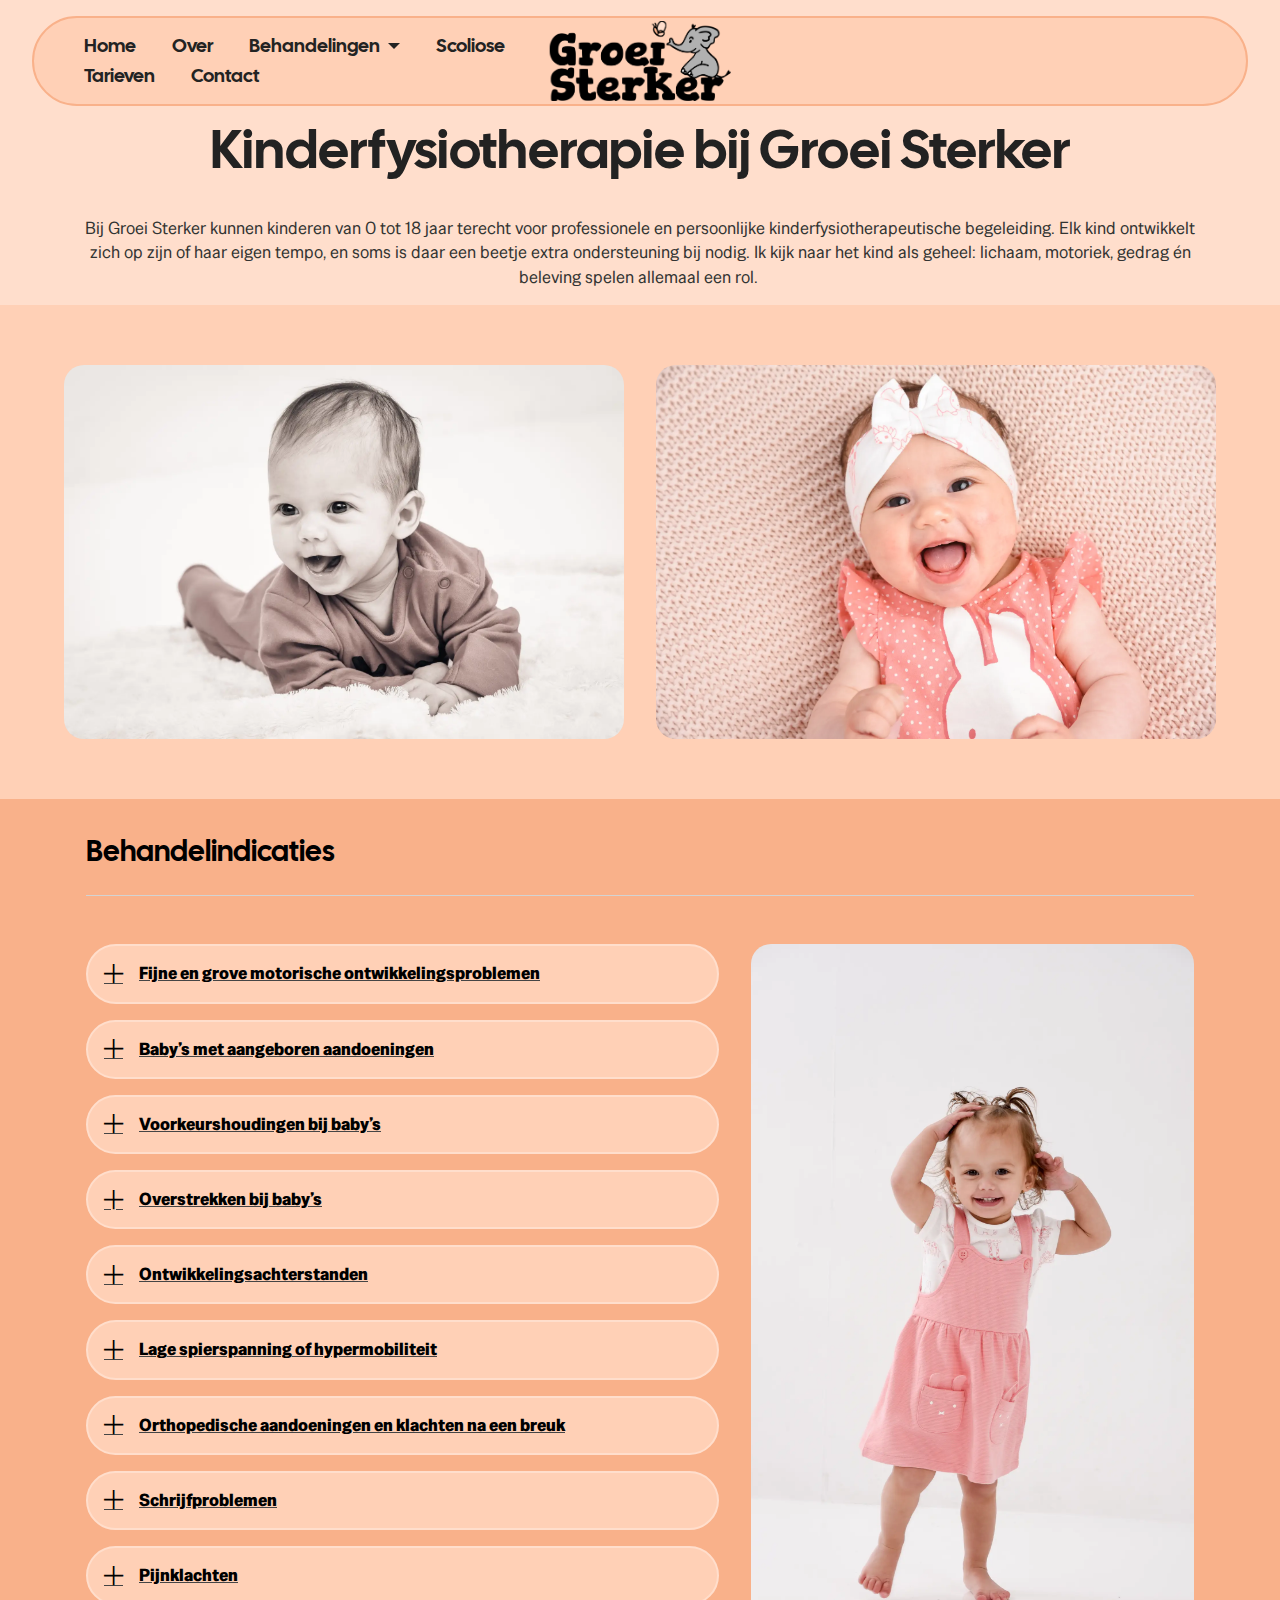
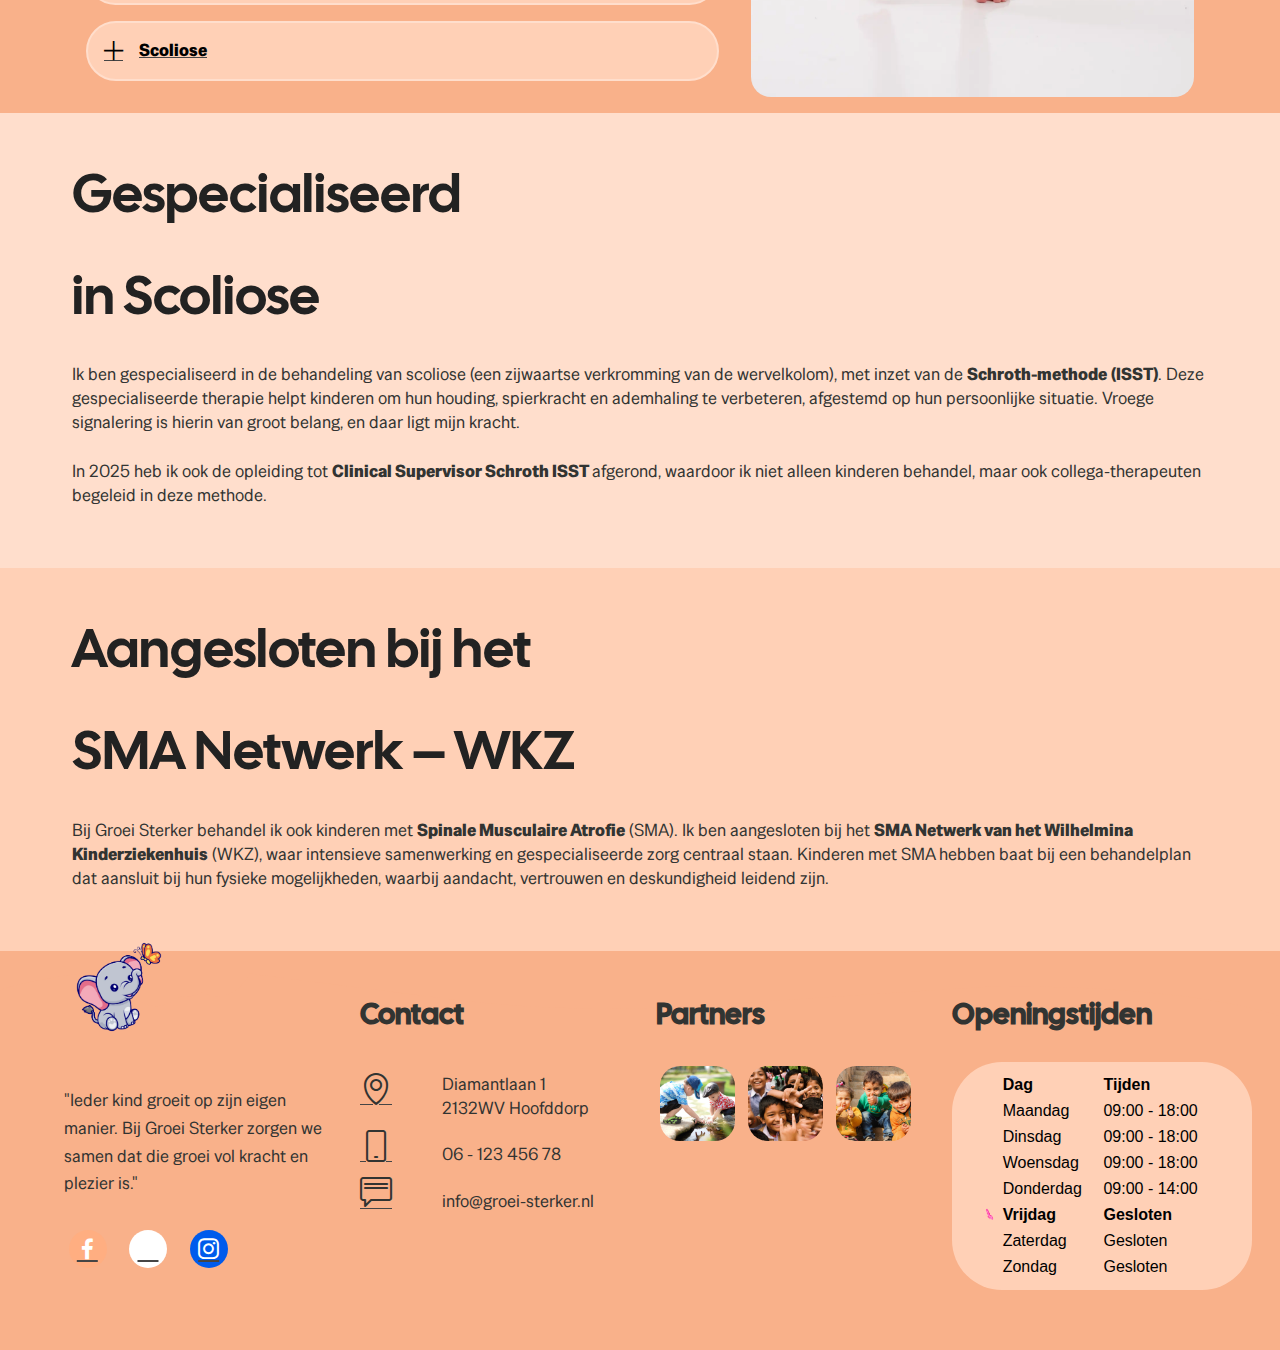
<file: kinderfysiotherapie.html>
<!DOCTYPE html>

<html>
<head>
<meta charset="utf-8"/>
<meta content="IE=edge" http-equiv="X-UA-Compatible"/>
<meta content="width=device-width, initial-scale=1, minimum-scale=1" name="viewport"/>
<link href="assets/images/favicon.png-128x98.png" rel="shortcut icon" type="image/x-icon"/>
<meta content="" name="description"/>
<title>Kinderfysiotherapie bij Groei Sterker</title>
<link href="assets/web/assets/mobirise-icons2/mobirise2.css" rel="stylesheet"/>
<link href="assets/web/assets/mobirise-icons-bold/mobirise-icons-bold.css" rel="stylesheet"/>
<link href="assets/bootstrap/css/bootstrap.min.css" rel="stylesheet"/>
<link href="assets/dropdown/css/style.css" rel="stylesheet"/>
<link href="assets/socicon/css/styles.css" rel="stylesheet"/>
<link href="assets/theme/css/style.css" rel="stylesheet"/>
<link as="style" href="https://fonts.googleapis.com/css?family=Cal+Sans:400&amp;display=swap" onload="this.onload=null;this.rel='stylesheet'" rel="preload"/>
<noscript><link href="https://fonts.googleapis.com/css?family=Cal+Sans:400&amp;display=swap" rel="stylesheet"/></noscript>
<link as="style" href="https://fonts.googleapis.com/css?family=Special+Gothic:400&amp;display=swap" onload="this.onload=null;this.rel='stylesheet'" rel="preload"/>
<noscript><link href="https://fonts.googleapis.com/css?family=Special+Gothic:400&amp;display=swap" rel="stylesheet"/></noscript>
<link as="style" href="assets/mobirise/css/mbr-additional.css?v=NcCCwG" rel="preload"/><link href="assets/mobirise/css/mbr-additional.css?v=NcCCwG" rel="stylesheet" type="text/css"/><link href="assets/css/custom.css" rel="stylesheet"/>
</head>
<body class="custom-theme">
<section class="menu menu1 plantm5 cid-uThSbHawYh" data-bs-version="5.1" id="menu01-4a" once="menu">
<nav class="navbar navbar-dropdown navbar-fixed-top navbar-expand-lg">
<div class="container-fluid">
<div class="navbar-brand">
<span class="navbar-logo">
<a href="/">
<img alt="Groei Sterker Logo" src="assets/images/gs-logo.png-160x102.png" style="height: 5rem;"/>
</a>
</span>
</div>
<button aria-controls="navbarNavAltMarkup" aria-expanded="false" aria-label="Toggle navigation" class="navbar-toggler" data-bs-target="#navbarSupportedContent" data-bs-toggle="collapse" data-target="#navbarSupportedContent" data-toggle="collapse" type="button">
<div class="hamburger">
<span></span>
<span></span>
<span></span>
<span></span>
</div>
</button>
<div class="collapse navbar-collapse" id="navbarSupportedContent">
<ul class="navbar-nav nav-dropdown" data-app-modern-menu="true"><li class="nav-item">
<a class="nav-link link text-black text-primary display-4" href="/">Home</a>
</li>
<li class="nav-item">
<a aria-expanded="false" class="nav-link link text-black text-primary display-4" href="over.html">Over</a>
</li>
<li class="nav-item dropdown">
<a aria-expanded="false" class="nav-link link text-black dropdown-toggle display-4" data-bs-auto-close="outside" data-bs-toggle="dropdown" data-toggle="dropdown-submenu" href="#">Behandelingen</a><div aria-labelledby="dropdown-506" class="dropdown-menu"><a class="text-black dropdown-item text-primary display-4" href="kinderfysiotherapie.html">Kinderfysiotherapie</a><a class="text-black dropdown-item text-primary display-4" href="schroth-therapie.html">Schroth-Therapie</a><a class="text-black dropdown-item text-primary display-4" href="schroth-supervisor.html">Clinical Supervisor Schroth - ISST</a><a class="text-black dropdown-item text-primary display-4" href="ervaringen.html">Ervaringen</a></div>
</li>
<li class="nav-item">
<a class="nav-link link text-black text-primary display-4" href="scoliose.html">Scoliose</a>
</li><li class="nav-item"><a class="nav-link link text-black text-primary display-4" href="tarieven.html">Tarieven</a></li>
</li><li class="nav-item"><a class="nav-link link text-black text-primary display-4" href="contact.html">Contact</a></li></ul>
<!-- <div class="content-wrap">
<div class="navbar-buttons mbr-section-btn"><a class="btn btn-info display-4" href="contact.html">
<span class="mobi-mbri mobi-mbri-plus mbr-iconfont mbr-iconfont-btn"></span>Contact </a></div>
</div> -->
</div>
</div>
</nav>
</section>
<section class="title2 kidsm4_title2 cid-uThLi0d6Ro" data-bs-version="5.1" id="title2-2x">
<div class="container-fluid">
<div class="row">
<div class="col-md-12 align-center">
<br/>
<h3 class="mbr-section-subtitle mbr-fonts-style line-bg-primary display-2">Kinderfysiotherapie bij Groei Sterker</h3>
<p class="mbr-text mbr-fonts-style display-7">Bij Groei Sterker kunnen kinderen van 0 tot 18 jaar terecht voor professionele en persoonlijke kinderfysiotherapeutische begeleiding. Elk kind ontwikkelt zich op zijn of haar eigen tempo, en soms is daar een beetje extra ondersteuning bij nodig. Ik kijk naar het kind als geheel: lichaam, motoriek, gedrag én beleving spelen allemaal een rol. </p>
</div>
</div>
</div>
</section>
<section class="image2 kidsm4_image2 cid-uThLiApjiv" data-bs-version="5.1" id="image2-2y">
<div class="container-fluid">
<div class="row">
<div class="col-md-6 mb-md-0 mb-3">
<div class="image-block">
<img alt="" src="assets/images/dsc-2826.webp"/>
</div>
</div>
<div class="col-md-6">
<div class="image-block">
<img alt="" src="assets/images/dsc-5115.webp"/>
</div>
</div>
</div>
</div>
</section>
<section class="formulam5 list1 cid-uThLkJel1E" data-bs-version="5.1" id="list1-2z">
<div class="container">
<div class="row">
<div class="col-12">
<div class="mbr-section-head align-left pb-3 mb-5">
<h3 class="mbr-section-title mb-2 mbr-fonts-style display-5">
            Behandelindicaties</h3>
</div>
</div>
<div class="col-12 col-md-12 col-lg-7">
<div class="content">
<div aria-multiselectable="true" class="panel-group accordionStyles accordion" id="bootstrap-accordion_34" role="tablist">
<div class="card mb-3">
<div class="card-header" id="headingOne" role="tab">
<a aria-controls="collapse1" aria-expanded="false" class="panel-title collapsed" data-bs-toggle="collapse" data-core="" data-toggle="collapse" href="#collapse1_34" role="button">
<h6 class="panel-title-edit mbr-semibold mbr-fonts-style mb-0 display-7"><strong>Fijne en grove motorische ontwikkelingsproblemen</strong></h6>
<span class="sign mbr-iconfont mobi-mbri-plus"></span>
</a>
</div>
<div aria-labelledby="headingOne" class="panel-collapse noScroll collapse" data-bs-parent="#bootstrap-accordion_34" data-parent="#accordion" id="collapse1_34" role="tabpanel">
<div class="panel-body">
<p class="mbr-fonts-style panel-text display-4">
                    Bijvoorbeeld moeite met kruipen, lopen, rennen, knippen of veters strikken.
                  </p>
</div>
</div>
</div>
<div class="card mb-3">
<div class="card-header" id="headingOne" role="tab">
<a aria-controls="collapse2" aria-expanded="false" class="panel-title collapsed" data-bs-toggle="collapse" data-core="" data-toggle="collapse" href="#collapse2_34" role="button">
<h6 class="panel-title-edit mbr-semibold mbr-fonts-style mb-0 display-7"><strong>Baby’s met aangeboren aandoeningen</strong></h6>
<span class="sign mbr-iconfont mobi-mbri-plus"></span>
</a>
</div>
<div aria-labelledby="headingOne" class="panel-collapse noScroll collapse" data-bs-parent="#bootstrap-accordion_34" data-parent="#accordion" id="collapse2_34" role="tabpanel">
<div class="panel-body">
<p class="mbr-fonts-style panel-text display-4">
                    Zoals syndromen of neurologische aandoeningen, waarbij een zorgvuldige en gespecialiseerde benadering nodig is.
                  </p>
</div>
</div>
</div>
<div class="card mb-3">
<div class="card-header" id="headingOne" role="tab">
<a aria-controls="collapse3" aria-expanded="false" class="panel-title collapsed" data-bs-toggle="collapse" data-core="" data-toggle="collapse" href="#collapse3_34" role="button">
<h6 class="panel-title-edit mbr-semibold mbr-fonts-style mb-0 display-7"><strong>Voorkeurshoudingen bij baby’s</strong></h6>
<span class="sign mbr-iconfont mobi-mbri-plus"></span>
</a>
</div>
<div aria-labelledby="headingOne" class="panel-collapse noScroll collapse" data-bs-parent="#bootstrap-accordion_34" data-parent="#accordion" id="collapse3_34" role="tabpanel">
<div class="panel-body">
<p class="mbr-fonts-style panel-text display-4">
                    Denk aan een afgeplatte schedel (plagiocephalie of brachycephalie) of een voorkeur om steeds één kant op te kijken. 
                  </p>
</div>
</div>
</div>
<div class="card mb-3">
<div class="card-header" id="headingOne" role="tab">
<a aria-controls="collapse4" aria-expanded="false" class="panel-title collapsed" data-bs-toggle="collapse" data-core="" data-toggle="collapse" href="#collapse4_34" role="button">
<h6 class="panel-title-edit mbr-semibold mbr-fonts-style mb-0 display-7"><strong>Overstrekken bij baby’s</strong></h6>
<span class="sign mbr-iconfont mobi-mbri-plus"></span>
</a>
</div>
<div aria-labelledby="headingOne" class="panel-collapse noScroll collapse" data-bs-parent="#bootstrap-accordion_34" data-parent="#accordion" id="collapse4_34" role="tabpanel">
<div class="panel-body">
<p class="mbr-fonts-style panel-text display-4">
                    Veel huilen, overstrekken en onrust kunnen signalen zijn dat er meer ondersteuning nodig is.
                  </p>
</div>
</div>
</div>
<div class="card mb-3">
<div class="card-header" id="headingOne" role="tab">
<a aria-controls="collapse5" aria-expanded="false" class="panel-title collapsed" data-bs-toggle="collapse" data-core="" data-toggle="collapse" href="#collapse5_34" role="button">
<h6 class="panel-title-edit mbr-semibold mbr-fonts-style mb-0 display-7"><strong>
                    Ontwikkelingsachterstanden
                  </strong></h6>
<span class="sign mbr-iconfont mobi-mbri-plus"></span>
</a>
</div>
<div aria-labelledby="headingOne" class="panel-collapse noScroll collapse" data-bs-parent="#bootstrap-accordion_34" data-parent="#accordion" id="collapse5_34" role="tabpanel">
<div class="panel-body">
<p class="mbr-fonts-style panel-text display-4">
                    Wanneer een kind zich langzamer ontwikkelt op motorisch gebied dan leeftijdsgenootjes.
                  </p>
</div>
</div>
</div>
<div class="card mb-3">
<div class="card-header" id="headingOne" role="tab">
<a aria-controls="collapse6" aria-expanded="false" class="panel-title collapsed" data-bs-toggle="collapse" data-core="" data-toggle="collapse" href="#collapse6_34" role="button">
<h6 class="panel-title-edit mbr-semibold mbr-fonts-style mb-0 display-7"><strong>Lage spierspanning of hypermobiliteit</strong></h6>
<span class="sign mbr-iconfont mobi-mbri-plus"></span>
</a>
</div>
<div aria-labelledby="headingOne" class="panel-collapse noScroll collapse" data-bs-parent="#bootstrap-accordion_34" data-parent="#accordion" id="collapse6_34" role="tabpanel">
<div class="panel-body">
<p class="mbr-fonts-style panel-text display-4">
                    Kinderen met een lage spierspanning (hypotonie) of overbeweeglijkheid hebben vaak extra ondersteuning nodig om hun motoriek goed te ontwikkelen.
                  </p>
</div>
</div>
</div>
<div class="card mb-3">
<div class="card-header" id="headingOne" role="tab">
<a aria-controls="collapse7" aria-expanded="false" class="panel-title collapsed" data-bs-toggle="collapse" data-core="" data-toggle="collapse" href="#collapse7_34" role="button">
<h6 class="panel-title-edit mbr-semibold mbr-fonts-style mb-0 display-7"><strong>Orthopedische aandoeningen en klachten na een breuk</strong></h6>
<span class="sign mbr-iconfont mobi-mbri-plus"></span>
</a>
</div>
<div aria-labelledby="headingOne" class="panel-collapse noScroll collapse" data-bs-parent="#bootstrap-accordion_34" data-parent="#accordion" id="collapse7_34" role="tabpanel">
<div class="panel-body">
<p class="mbr-fonts-style panel-text display-4">
                    Bijvoorbeeld revalidatie na een blessure, botbreuk of herstel na een operatie.
                  </p>
</div>
</div>
</div>
<div class="card mb-3">
<div class="card-header" id="headingOne" role="tab">
<a aria-controls="collapse8" aria-expanded="false" class="panel-title collapsed" data-bs-toggle="collapse" data-core="" data-toggle="collapse" href="#collapse8_34" role="button">
<h6 class="panel-title-edit mbr-semibold mbr-fonts-style mb-0 display-7"><strong>Schrijfproblemen
                  </strong></h6>
<span class="sign mbr-iconfont mobi-mbri-plus"></span>
</a>
</div>
<div aria-labelledby="headingOne" class="panel-collapse noScroll collapse" data-bs-parent="#bootstrap-accordion_34" data-parent="#accordion" id="collapse8_34" role="tabpanel">
<div class="panel-body">
<p class="mbr-fonts-style panel-text display-4">
                    Problemen met de fijne motoriek kunnen het leren schrijven bemoeilijken. Ik help kinderen met schrijftrainingen en motorische oefeningen.
                  </p>
</div>
</div>
</div>
<div class="card mb-3">
<div class="card-header" id="headingOne" role="tab">
<a aria-controls="collapse9" aria-expanded="false" class="panel-title collapsed" data-bs-toggle="collapse" data-core="" data-toggle="collapse" href="#collapse9_34" role="button">
<h6 class="panel-title-edit mbr-semibold mbr-fonts-style mb-0 display-7"><strong>Pijnklachten</strong></h6>
<span class="sign mbr-iconfont mobi-mbri-plus"></span>
</a>
</div>
<div aria-labelledby="headingOne" class="panel-collapse noScroll collapse" data-bs-parent="#bootstrap-accordion_34" data-parent="#accordion" id="collapse9_34" role="tabpanel">
<div class="panel-body">
<p class="mbr-fonts-style panel-text display-4">
                    Pijnklachten als: hoofdpijn, nekpijn, rugklachten, voetklachten, knieklachten, heupklachten, etc
                  </p>
</div>
</div>
</div>
<div class="card mb-3">
<div class="card-header" id="headingOne" role="tab">
<a aria-controls="collapse10" aria-expanded="false" class="panel-title collapsed" data-bs-toggle="collapse" data-core="" data-toggle="collapse" href="#collapse10_34" role="button">
<h6 class="panel-title-edit mbr-semibold mbr-fonts-style mb-0 display-7"><strong>Scoliose</strong></h6>
<span class="sign mbr-iconfont mobi-mbri-plus"></span>
</a>
</div>
<div aria-labelledby="headingOne" class="panel-collapse noScroll collapse" data-bs-parent="#bootstrap-accordion_34" data-parent="#accordion" id="collapse10_34" role="tabpanel">
<div class="panel-body">
<p class="mbr-fonts-style panel-text display-4">
                    Vervorming van de wervelkolom en borstkas. Asymmetrische houding. Voorovergebogen houding (kyphose). 
                  </p>
</div>
</div>
</div>
</div>
</div>
</div>
<div class="col-12 col-md-12 col-lg-5 image-wrapper">
<img alt="" class="w-100" src="assets/images/srm-s.webp"/>
</div>
</div>
</div>
</section>
<section class="title2 kidsm4_title2 cid-uThLBVW0Wz" data-bs-version="5.1" id="title2-31">
<div class="container-fluid">
<div class="row">
<div class="col-md-12 align-center">
<h2 class="mbr-section-title mbr-fonts-style line-bg-warning display-2">Gespecialiseerd</h2><br/>
<h3 class="mbr-section-subtitle mbr-fonts-style line-bg-primary display-2">in Scoliose</h3>
<p class="mbr-text mbr-fonts-style display-7">Ik ben gespecialiseerd in de behandeling van scoliose (een zijwaartse verkromming van de wervelkolom), met inzet van de <strong>Schroth-methode</strong> <strong>(ISST)</strong>. Deze gespecialiseerde therapie helpt kinderen om hun houding, spierkracht en ademhaling te verbeteren, afgestemd op hun persoonlijke situatie. Vroege signalering is hierin van groot belang, en daar ligt mijn kracht. <br/><br/>In 2025 heb ik ook de opleiding tot <strong>Clinical Supervisor Schroth ISST </strong>afgerond, waardoor ik niet alleen kinderen behandel, maar ook collega-therapeuten begeleid in deze methode. </p>
</div>
</div>
</div>
</section>
<section class="title2 kidsm4_title2 cid-uThLCOlHtZ" data-bs-version="5.1" id="title2-32">
<div class="container-fluid">
<div class="row">
<div class="col-md-12 align-center">
<h2 class="mbr-section-title mbr-fonts-style line-bg-warning display-2">Aangesloten bij het </h2><br/>
<h3 class="mbr-section-subtitle mbr-fonts-style line-bg-primary display-2">SMA Netwerk – WKZ</h3>
<p class="mbr-text mbr-fonts-style display-7">Bij Groei Sterker behandel ik ook kinderen met <strong>Spinale Musculaire Atrofie</strong> (SMA). Ik ben aangesloten bij het <strong>SMA Netwerk van het Wilhelmina Kinderziekenhuis</strong> (WKZ), waar intensieve samenwerking en gespecialiseerde zorg centraal staan. Kinderen met SMA hebben baat bij een behandelplan dat aansluit bij hun fysieke mogelijkheden, waarbij aandacht, vertrouwen en deskundigheid leidend zijn. </p>
</div>
</div>
</div>
</section>
<section class="footer1 kidsm4_footer1 cid-uThOzYUL4o" data-bs-version="5.1" id="footer1-3q">
<svg class="svg-1" data-name="Layer 2" viewbox="0 0 1428 72.5" xmlns="http://www.w3.org/2000/svg">
<path class="cls-1" d="M-114,154.33s27.33-13,128-23c0,0,2.33,5.67,12,9.34,0,0,14.67,54.33,62.67,20a33.44,33.44,0,0,0,22.66-4s33,18.33,53-21L393,165s120,16.08,263.5,7,346.5-23.29,352-22.41S1203,147.5,1314,183V110.5H-114Z" transform="translate(114 -110.5)"></path>
</svg>
<div class="container-fluid">
<div class="row">
<div class="col-lg-3 col-md-6 col-sm-12">
<div class="navbar-brand">
<div class="logo">
<a href="#">
<img alt="" class="navbar-logo" src="assets/images/olifant-vlinder.webp"/>
</a>
</div>
</div>
<p class="links mbr-fonts-style display-7">
					"Ieder kind groeit op zijn eigen manier. Bij Groei Sterker zorgen we samen dat die groei vol kracht en plezier is."</p>
<div class="social-list">
<div class="soc-item">
<a href="https://twitter.com/mobirise" target="_blank">
<div class="mbr-iconfont mbr-iconfont-social socion1 socicon-facebook socicon" media-simple="true" style="color: rgb(255, 255, 255); fill: rgb(255, 255, 255);"></div>
</a>
</div>
<div class="soc-item">
<a href="https://www.facebook.com/pages/Mobirise/1616226671953247" target="_blank">
<div class="mbr-iconfont mbr-iconfont-social socicon-facebook socicon socion2" media-simple="true" style="color: rgb(255, 255, 255); fill: rgb(255, 255, 255);"></div>
</a>
</div>
<div class="soc-item">
<a href="https://instagram.com/mobirise" target="_blank">
<div class="mbr-iconfont mbr-iconfont-social socicon-instagram socicon socion3" media-simple="true" style="color: rgb(255, 255, 255); fill: rgb(255, 255, 255);"></div>
</a>
</div>
</div>
</div>
<div class="col-lg-3 col-md-6 col-sm-12">
<h3 class="mbr-bold mbr-fonts-style group-title display-5">Contact</h3>
<div class="mbr-row items mbr-white">
<div class="list-item col-sm-12">
<div class="item-image">
<a href="#"><span class="mbr-iconfont mbr-iconfont-btn icon1 mbrib-pin" style="color: rgb(50, 52, 50); fill: rgb(50, 52, 50);"></span></a>
</div>
<div class="social-data">
<h5 class="mbr-fonts-style text2 display-7">Diamantlaan 1</h5>
<h5 class="mbr-fonts-style text2 display-7">2132WV Hoofddorp</h5>
</div>
</div><div class="list-item col-sm-12">
<div class="item-image">
<a href="#"><span class="mbr-iconfont mbr-iconfont-btn icon2 mbrib-mobile" style="color: rgb(50, 52, 50); fill: rgb(50, 52, 50);"></span></a>
</div>
<div class="social-data">
<h5 class="mbr-fonts-style text2 display-7">06 - 123 456 78</h5>
<h5 class="mbr-fonts-style text2 display-7"></h5>
</div>
</div><div class="list-item col-sm-12">
<div class="item-image">
<a href="#"><span class="mbr-iconfont mbr-iconfont-btn icon3 mbrib-chat" style="color: rgb(50, 52, 50); fill: rgb(50, 52, 50);"></span></a>
</div>
<div class="social-data">
<h5 class="mbr-fonts-style text2 display-7">info@groei-sterker.nl</h5>
<h5 class="mbr-fonts-style text2 display-7"></h5>
</div>
</div></div>
</div>
<div class="col-lg-3 col-md-6 col-sm-12 img-list">
<h3 class="mbr-bold mbr-fonts-style group-title display-5">Partners</h3>
<img alt="" class="tips" src="assets/images/gallery00-1.jpg"/>
<img alt="" class="tips" src="assets/images/gallery01-1.jpg"/>
<img alt="" class="tips" src="assets/images/gallery02-1.jpg"/>
</div>
<div class="col-lg-3 col-md-6 col-sm-12">
  <h3 class="mbr-bold mbr-fonts-style group-title display-5">Openingstijden</h3>
  <div class="openings-container">
   <table id="openingstijden">
    <tr><th></th><th>Dag</th><th>Tijden</th></tr>
    <tr><th></th><td>Maandag</td><td>09:00 - 18:00</td></tr>
    <tr><th></th><td>Dinsdag</td><td>09:00 - 18:00</td></tr>
    <tr><th></th><td>Woensdag</td><td>09:00 - 18:00</td></tr>
    <tr><th></th><td>Donderdag</td><td>09:00 - 14:00</td></tr>
    <tr><th></th><td>Vrijdag</td><td>Gesloten</td></tr>
    <tr><th></th><td>Zaterdag</td><td>Gesloten</td></tr>
    <tr><th></th><td>Zondag</td><td>Gesloten</td></tr>
  </table>
</div>
</div>
</div>
</div>
</section>
<script src="assets/bootstrap/js/bootstrap.bundle.min.js"></script>
<script src="assets/smoothscroll/smooth-scroll.js"></script>
<script src="assets/ytplayer/index.js"></script>
<script src="assets/dropdown/js/navbar-dropdown.js"></script>
<script src="assets/mbr-switch-arrow/mbr-switch-arrow.js"></script>
<script src="assets/theme/js/script.js"></script><script src="assets/js/main.js"></script>
</body>
</html>
</file>
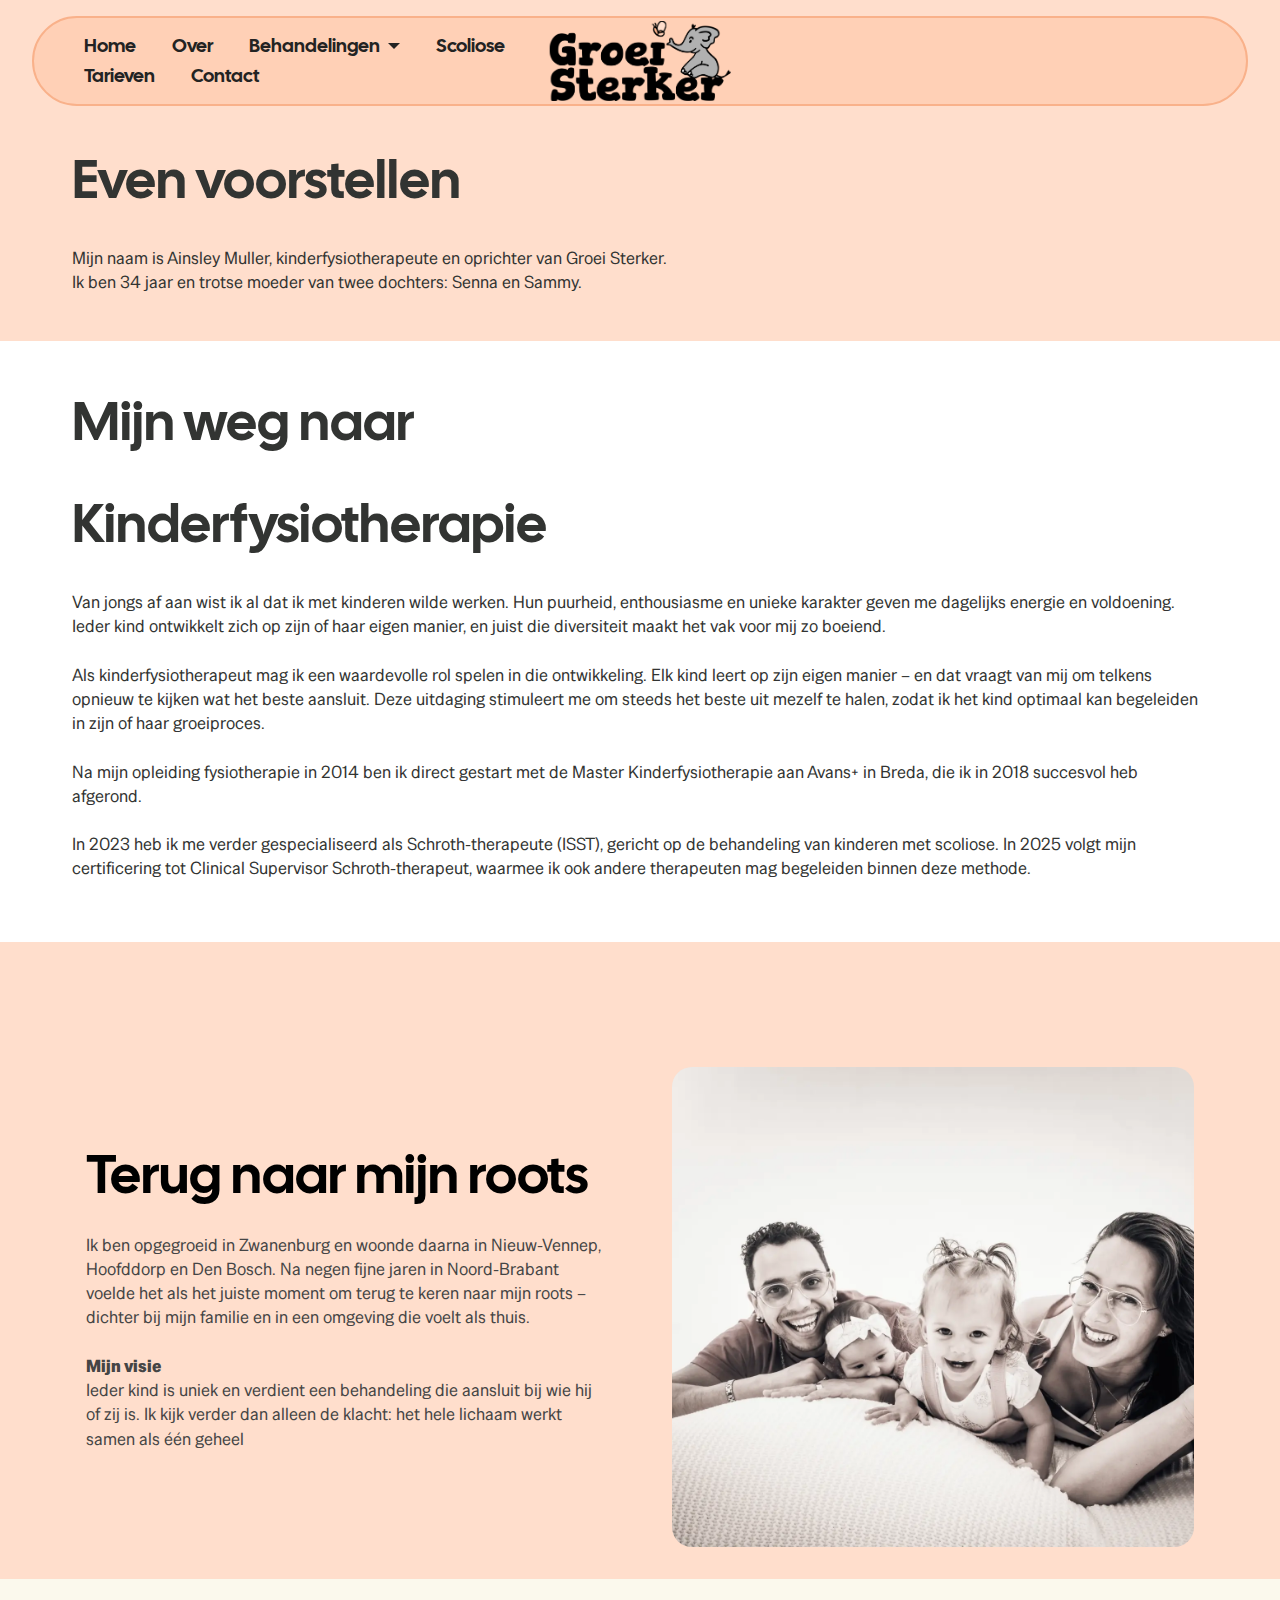
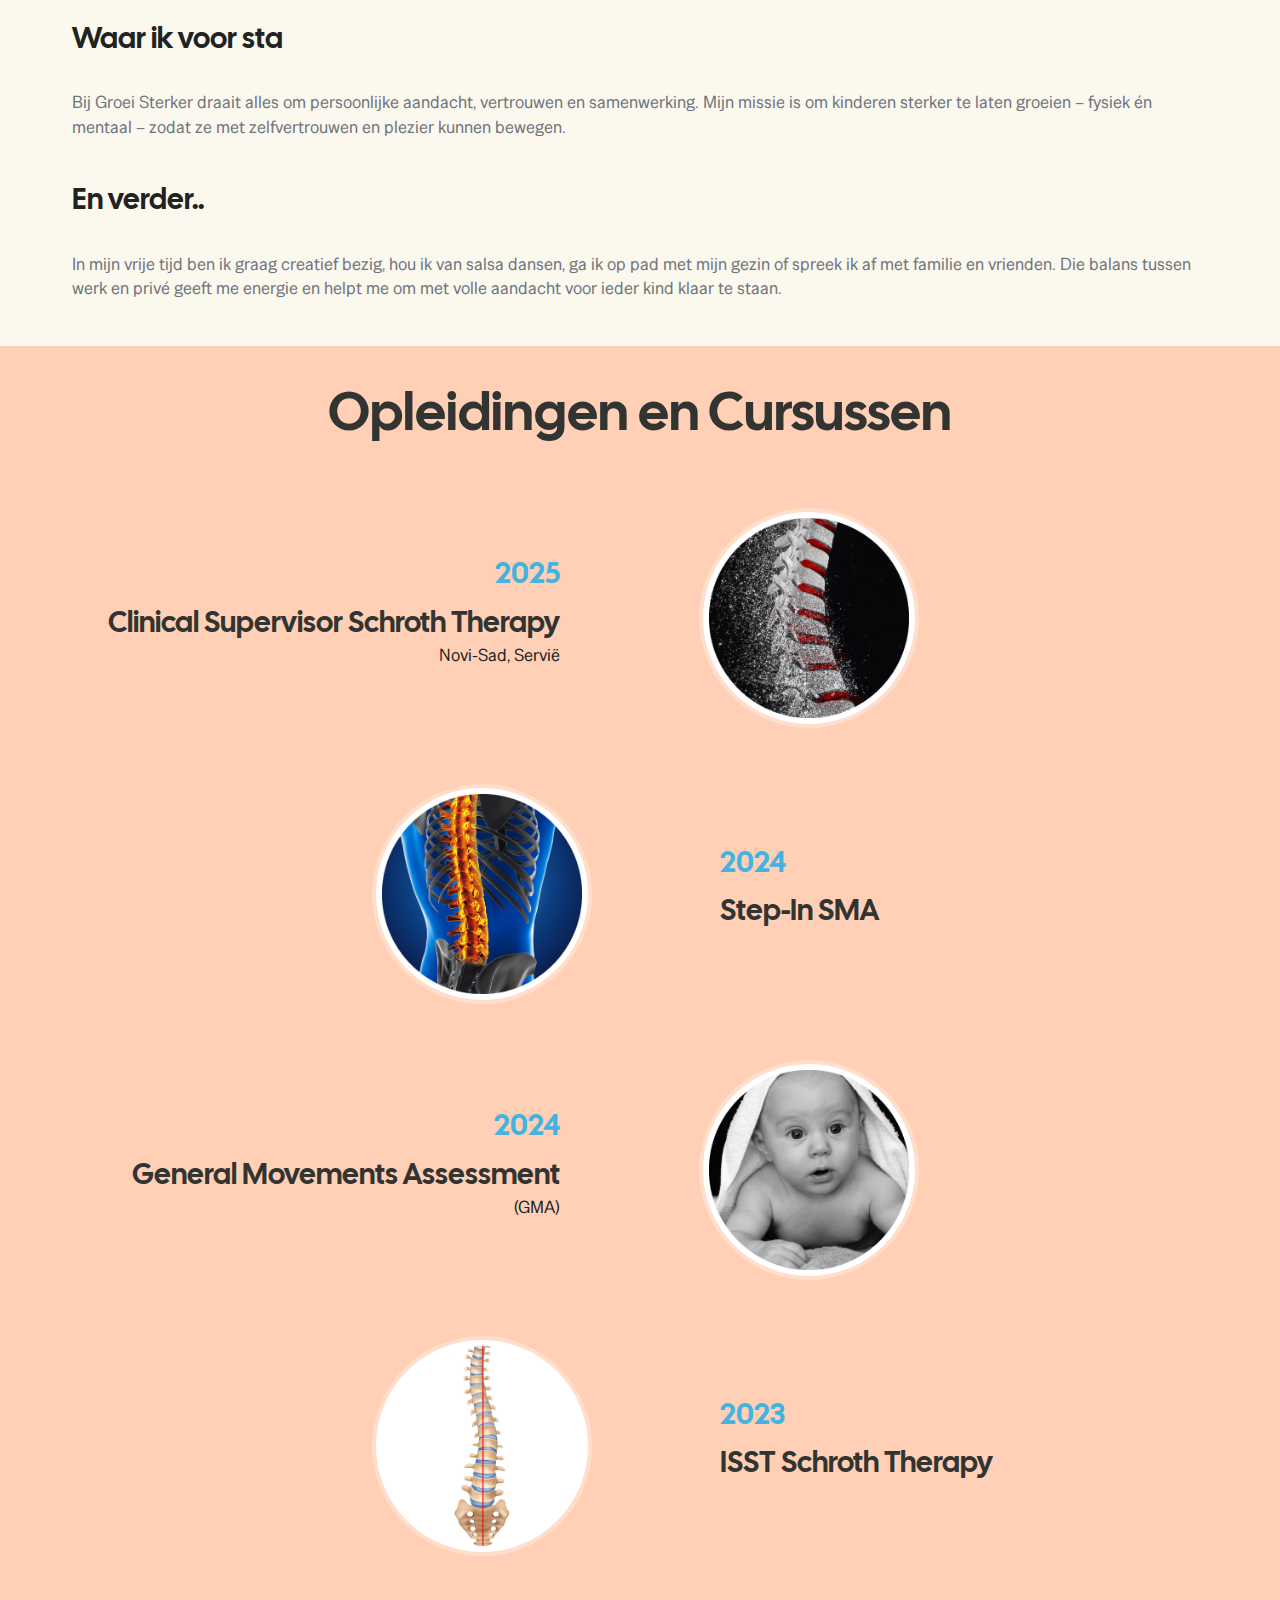
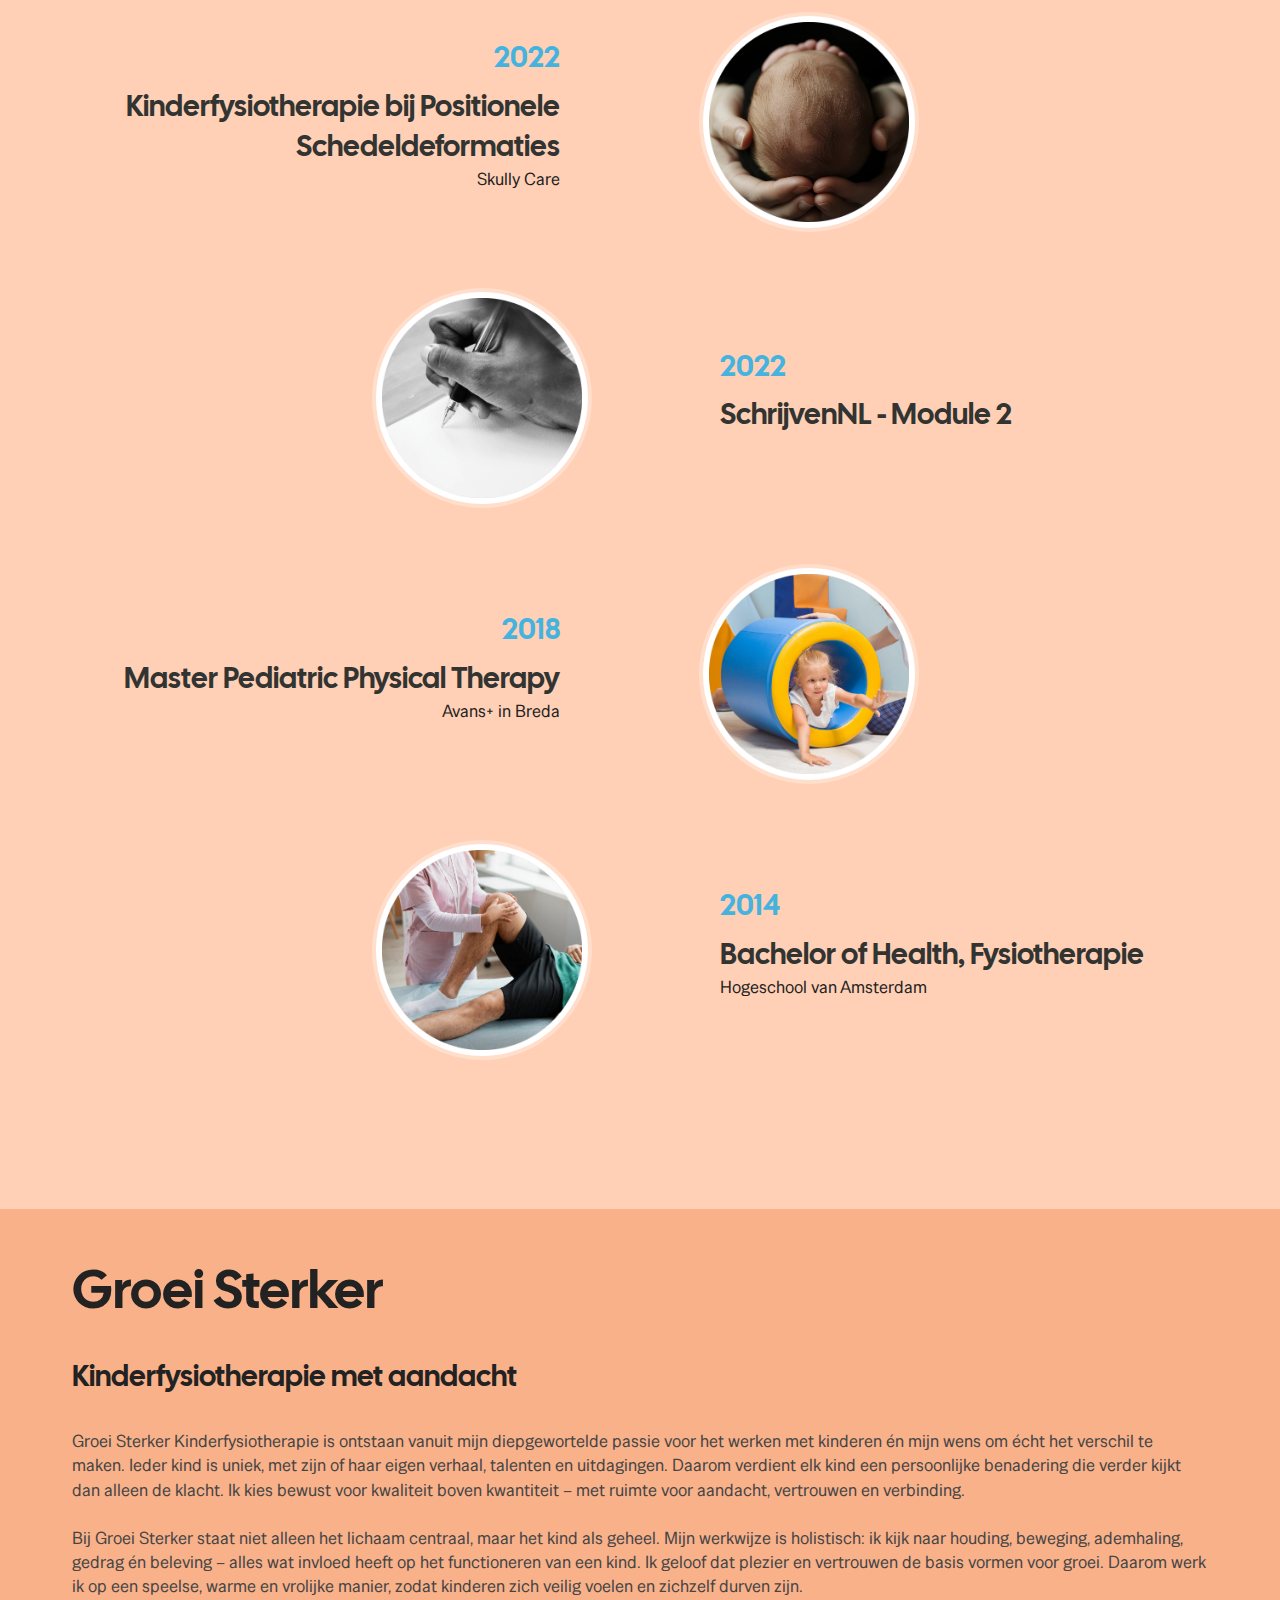
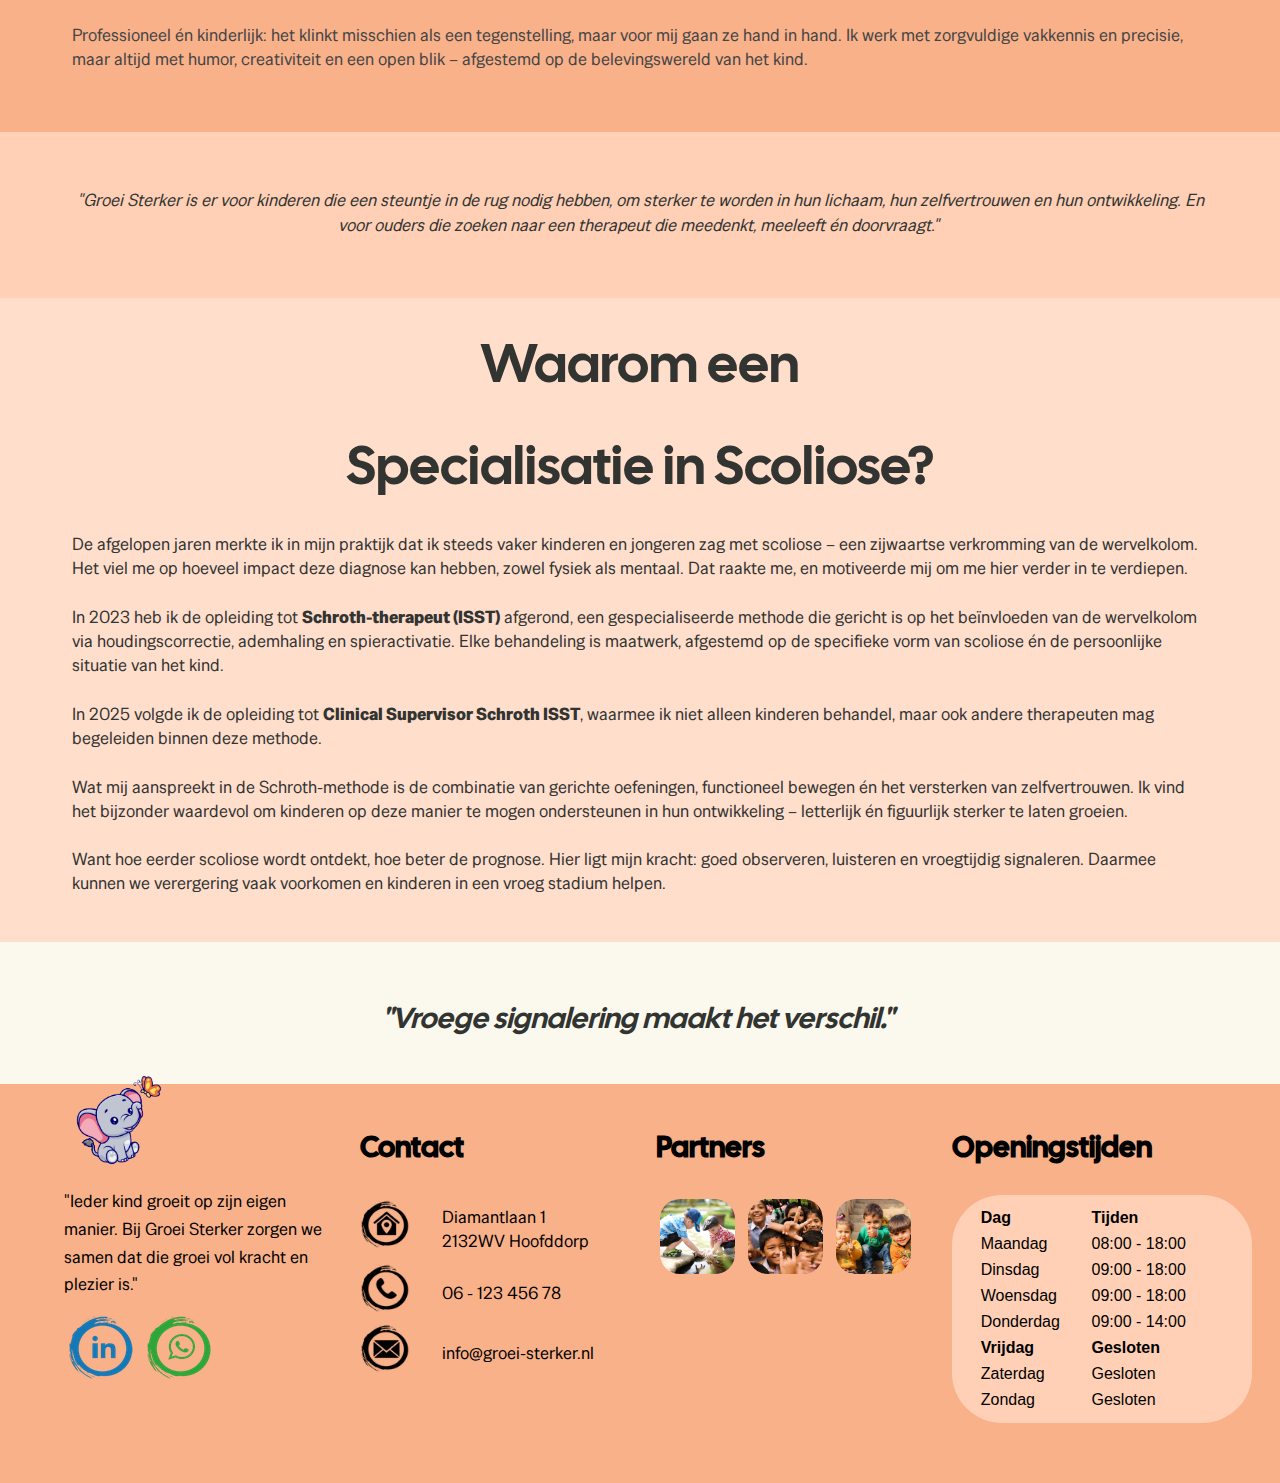
<file: over.html>
<!DOCTYPE html>

<html>
<head>
<meta charset="utf-8"/>
<meta content="IE=edge" http-equiv="X-UA-Compatible"/>
<meta content="summary_large_image" name="twitter:card">
<meta content="assets/images/over-meta.webp" name="twitter:image:src"/>
<meta content="assets/images/over-meta.webp" property="og:image"/>
<meta content="Over Groei Sterker Kinderfysiotherapie" name="twitter:title"/>
<meta content="width=device-width, initial-scale=1, minimum-scale=1" name="viewport"/>
<link href="assets/images/favicon.png-128x98.png" rel="shortcut icon" type="image/x-icon"/>
<meta content="" name="description"/>
<title>Over Groei Sterker Kinderfysiotherapie</title>
<link href="assets/web/assets/mobirise-icons2/mobirise2.css" rel="stylesheet"/>
<link href="assets/web/assets/mobirise-icons/mobirise-icons.css" rel="stylesheet"/>
<link href="assets/web/assets/mobirise-icons-bold/mobirise-icons-bold.css" rel="stylesheet"/>
<link href="assets/bootstrap/css/bootstrap.min.css" rel="stylesheet"/>
<link href="assets/dropdown/css/style.css" rel="stylesheet"/>
<link href="assets/socicon/css/styles.css" rel="stylesheet"/>
<link href="assets/theme/css/style.css" rel="stylesheet"/>
<link as="style" href="https://fonts.googleapis.com/css?family=Cal+Sans:400&amp;display=swap" onload="this.onload=null;this.rel='stylesheet'" rel="preload"/>
<noscript><link href="https://fonts.googleapis.com/css?family=Cal+Sans:400&amp;display=swap" rel="stylesheet"/></noscript>
<link as="style" href="https://fonts.googleapis.com/css?family=Special+Gothic:400&amp;display=swap" onload="this.onload=null;this.rel='stylesheet'" rel="preload"/>
<noscript><link href="https://fonts.googleapis.com/css?family=Special+Gothic:400&amp;display=swap" rel="stylesheet"/></noscript>
<link as="style" href="assets/mobirise/css/mbr-additional.css?v=ZvFvk7" rel="preload"/><link href="assets/mobirise/css/mbr-additional.css?v=ZvFvk7" rel="stylesheet" type="text/css"/><link href="assets/css/custom.css" rel="stylesheet"/>
</meta></head>
<body class="custom-theme">
<section class="menu menu1 plantm5 cid-uThSbHawYh" data-bs-version="5.1" id="menu01-4a" once="menu">
<nav class="navbar navbar-dropdown navbar-fixed-top navbar-expand-lg">
<div class="container-fluid">
<div class="navbar-brand">
<span class="navbar-logo">
<a href="/">
<img alt="Groei Sterker Logo" src="assets/images/gs-logo.png-160x102.png" style="height: 5rem;"/>
</a>
</span>
</div>
<button aria-controls="navbarNavAltMarkup" aria-expanded="false" aria-label="Toggle navigation" class="navbar-toggler" data-bs-target="#navbarSupportedContent" data-bs-toggle="collapse" data-target="#navbarSupportedContent" data-toggle="collapse" type="button">
<div class="hamburger">
<span></span>
<span></span>
<span></span>
<span></span>
</div>
</button>
<div class="collapse navbar-collapse" id="navbarSupportedContent">
<ul class="navbar-nav nav-dropdown" data-app-modern-menu="true"><li class="nav-item">
<a class="nav-link link text-black text-primary display-4" href="/">Home</a>
</li>
<li class="nav-item">
<a aria-expanded="false" class="nav-link link text-black text-primary display-4" href="over.html">Over</a>
</li>
<li class="nav-item dropdown">
<a aria-expanded="false" class="nav-link link text-black dropdown-toggle display-4" data-bs-auto-close="outside" data-bs-toggle="dropdown" data-toggle="dropdown-submenu" href="#">Behandelingen</a><div aria-labelledby="dropdown-506" class="dropdown-menu"><a class="text-black dropdown-item text-primary display-4" href="kinderfysiotherapie.html">Kinderfysiotherapie</a><a class="text-black dropdown-item text-primary display-4" href="schroth-therapie.html">Schroth-Therapie</a><a class="text-black dropdown-item text-primary display-4" href="schroth-supervisor.html">Clinical Supervisor Schroth - ISST</a><a class="text-black dropdown-item text-primary display-4" href="ervaringen.html">Ervaringen</a></div>
</li>
<li class="nav-item">
<a class="nav-link link text-black text-primary display-4" href="scoliose.html">Scoliose</a>
</li><li class="nav-item"><a class="nav-link link text-black text-primary display-4" href="tarieven.html">Tarieven</a></li>
<li class="nav-item"><a class="nav-link link text-black text-primary display-4" href="contact.html">Contact</a></li></ul>
<!-- <div class="content-wrap">
<div class="navbar-buttons mbr-section-btn"><a class="btn btn-info display-4" href="contact.html">
<span class="mobi-mbri mobi-mbri-plus mbr-iconfont mbr-iconfont-btn"></span>Contact </a></div>
</div> -->
</div>
</div>
</nav>
</section>
<section class="title2 kidsm4_title2 cid-uThIp00nsu" data-bs-version="5.1" id="title2-2j">
<div class="container-fluid">
<div class="row">
<div class="col-md-12 align-center">
<br/>
<h3 class="mbr-section-subtitle mbr-fonts-style line-bg-primary display-2">Even voorstellen</h3>
<p class="mbr-text mbr-fonts-style display-7">Mijn naam is Ainsley Muller, kinderfysiotherapeute en oprichter van Groei Sterker.<br/>Ik ben 34 jaar en trotse moeder van twee dochters: Senna en Sammy.</p>
</div>
</div>
</div>
</section>
<section class="title2 kidsm4_title2 cid-uThIqhQZxc" data-bs-version="5.1" id="title2-2k">
<div class="container-fluid">
<div class="row">
<div class="col-md-12 align-center">
<h2 class="mbr-section-title mbr-fonts-style line-bg-warning display-2">Mijn weg naar</h2><br/>
<h3 class="mbr-section-subtitle mbr-fonts-style line-bg-primary display-2">Kinderfysiotherapie</h3>
<p class="mbr-text mbr-fonts-style display-7">Van jongs af aan wist ik al dat ik met kinderen wilde werken. Hun puurheid, enthousiasme en unieke karakter geven me dagelijks energie en voldoening. Ieder kind ontwikkelt zich op zijn of haar eigen manier, en juist die diversiteit maakt het vak voor mij zo boeiend.<br/><br/>Als kinderfysiotherapeut mag ik een waardevolle rol spelen in die ontwikkeling. Elk kind leert op zijn eigen manier – en dat vraagt van mij om telkens opnieuw te kijken wat het beste aansluit. Deze uitdaging stimuleert me om steeds het beste uit mezelf te halen, zodat ik het kind optimaal kan begeleiden in zijn of haar groeiproces.<br/><br/>Na mijn opleiding fysiotherapie in 2014 ben ik direct gestart met de Master Kinderfysiotherapie aan Avans+ in Breda, die ik in 2018 succesvol heb afgerond.<br/><br/>In 2023 heb ik me verder gespecialiseerd als Schroth-therapeute (ISST), gericht op de behandeling van kinderen met scoliose. In 2025 volgt mijn certificering tot Clinical Supervisor Schroth-therapeut, waarmee ik ook andere therapeuten mag begeleiden binnen deze methode. </p>
</div>
</div>
</div>
</section>
<section class="article03 progressm5 cid-uThIt840Ej" data-bs-version="5.1" id="article03-2m">
<div class="container">
<div class="row items-wrapper">
<div class="col-12 col-lg-6 card">
<div class="content-wrapper">
<div class="title-wrapper">
<h2 class="mbr-section-title mbr-fonts-style display-2">Terug naar mijn roots</h2>
<div class="text-wrapper">
<p class="mbr-text mbr-fonts-style display-7">Ik ben opgegroeid in Zwanenburg en woonde daarna in Nieuw-Vennep, Hoofddorp en Den Bosch. Na negen fijne jaren in Noord-Brabant voelde het als het juiste moment om terug te keren naar mijn roots – dichter bij mijn familie en in een omgeving die voelt als thuis.<br/><br/><strong>Mijn visie</strong><br/>Ieder kind is uniek en verdient een behandeling die aansluit bij wie hij of zij is. Ik kijk verder dan alleen de klacht: het hele lichaam werkt samen als één geheel</p>
</div>
</div>
</div>
</div>
<div class="col-12 col-lg-6 card">
<div class="image-wrapper">
<img alt="" src="assets/images/dsc-fmm.webp"/>
</div>
</div>
</div>
</div>
</section>
<section class="title2 kidsm4_title2 cid-uThIuMi5Im" data-bs-version="5.1" id="title2-2n">
<div class="container-fluid">
<div class="row">
<div class="col-md-12 align-center">
<br/>
<h3 class="mbr-section-subtitle mbr-fonts-style line-bg-primary display-5">Waar ik voor sta</h3>
<p class="mbr-text mbr-fonts-style display-7">Bij Groei Sterker draait alles om persoonlijke aandacht, vertrouwen en samenwerking. Mijn missie is om kinderen sterker te laten groeien – fysiek én mentaal – zodat ze met zelfvertrouwen en plezier kunnen bewegen. </p>
</div>
</div>
</div>
</section>
<section class="title2 kidsm4_title2 cid-uThIvMt0HI" data-bs-version="5.1" id="title2-2o">
<div class="container-fluid">
<div class="row">
<div class="col-md-12 align-center">
<br/>
<h3 class="mbr-section-subtitle mbr-fonts-style line-bg-primary display-5">En verder..</h3>
<p class="mbr-text mbr-fonts-style display-7">In mijn vrije tijd ben ik graag creatief bezig, hou ik van salsa dansen, ga ik op pad met mijn gezin of spreek ik af met familie en vrienden. Die balans tussen werk en privé geeft me energie en helpt me om met volle aandacht voor ieder kind klaar te staan. </p>
</div>
</div>
</div>
</section>
<section class="title1 kidsm4_title1 cid-uThIy50A8q" data-bs-version="5.1" id="title1-2p">
<div class="container">
<div class="row justify-content-md-center">
<div class="col-sm-12 col-md-10 col-lg-7 align-center">
<h2 class="mbr-section-title mbr-fonts-style line-bg-warning display-2">
					Opleidingen en Cursussen</h2>
<br/>
</div>
</div>
</div>
</section>
<section class="features11 kidsm4_features11 cid-uThIzjqaZ2" data-bs-version="5.1" id="features11-2q">
<div class="container-fluid">
<div class="row content-row">
<div class="col-lg-6 col-md-6 right-wrapper">
<div class="tlv__item-first"></div>
<h4 class="mbr-section-title mbr-fonts-style display-5">
					2025</h4>
<h3 class="mbr-section-subtitle mbr-fonts-style display-5">Clinical Supervisor Schroth Therapy</h3>
<p class="mbr-text mbr-light mbr-fonts-style display-7">Novi-Sad, Servië</p>
</div>
<div class="col-lg-6 col-md-6 imageContainer">
<div class="tlv__pointer"></div>
<div class="img-wrapper">
<img alt="" src="assets/images/spine-1.webp"/>
</div>
</div>
</div>
<div class="row content-row-2">
<div class="col-lg-6 col-md-6 imageContainer-2">
<div class="tlv__pointer-2"></div>
<div class="img-wrapper-2">
<img alt="" src="assets/images/sma.webp"/>
</div>
</div>
<div class="col-lg-6 col-md-6 left-wrapper">
<h4 class="mbr-section-title mbr-fonts-style display-5">
					2024</h4>
<h3 class="mbr-section-subtitle mbr-fonts-style display-5">Step-In SMA</h3>
<p class="mbr-text mbr-light mbr-fonts-style display-7"></p>
</div>
</div>
<div class="row content-row">
<div class="col-lg-6 col-md-6 right-wrapper right-wrapper">
<h4 class="mbr-section-title mbr-fonts-style display-5">
					2024
				</h4>
<h3 class="mbr-section-subtitle mbr-fonts-style display-5">General Movements Assessment</h3>
<p class="mbr-text mbr-light mbr-fonts-style display-7">(GMA)</p>
</div>
<div class="col-lg-6 col-md-6 imageContainer">
<div class="tlv__pointer"></div>
<div class="img-wrapper">
<img alt="" src="assets/images/gma.webp"/>
</div>
</div>
</div>
<div class="row content-row-2">
<div class="col-lg-6 col-md-6 imageContainer-2">
<div class="tlv__pointer-2"></div>
<div class="img-wrapper-2">
<img alt="" src="assets/images/isst-schroth.webp"/>
</div>
</div>
<div class="col-lg-6 col-md-6 left-wrapper">
<h4 class="mbr-section-title mbr-fonts-style display-5">
					2023
				</h4>
<h3 class="mbr-section-subtitle mbr-fonts-style display-5">ISST Schroth Therapy</h3>
<p class="mbr-text mbr-light mbr-fonts-style display-7"></p>
</div>
</div>
<div class="row content-row">
<div class="col-lg-6 col-md-6 right-wrapper">
<h4 class="mbr-section-title mbr-fonts-style display-5">
					2022
				</h4>
<h3 class="mbr-section-subtitle mbr-fonts-style display-5">Kinderfysiotherapie bij Positionele Schedeldeformaties</h3>
<p class="mbr-text mbr-light mbr-fonts-style display-7">Skully Care</p>
</div>
<div class="col-lg-6 col-md-6 imageContainer">
<div class="tlv__pointer"></div>
<div class="img-wrapper">
<img alt="" src="assets/images/skully.webp"/>
</div>
</div>
</div>
<div class="row content-row-2">
<div class="col-lg-6 col-md-6 imageContainer-2">
<div class="tlv__pointer-2"></div>
<div class="img-wrapper-2">
<img alt="" src="assets/images/handwritten.webp"/>
</div>
</div>
<div class="col-lg-6 col-md-6 left-wrapper">
<h4 class="mbr-section-title mbr-fonts-style display-5">
					2022
				</h4>
<h3 class="mbr-section-subtitle mbr-fonts-style display-5">SchrijvenNL - Module 2</h3>
<p class="mbr-text mbr-light mbr-fonts-style display-7"></p>
</div>
</div>
<div class="row content-row">
<div class="col-lg-6 col-md-6 right-wrapper right-wrapper">
<h4 class="mbr-section-title mbr-fonts-style display-5">
					2018</h4>
<h3 class="mbr-section-subtitle mbr-fonts-style display-5">Master Pediatric Physical Therapy</h3>
<p class="mbr-text mbr-light mbr-fonts-style display-7">Avans+ in Breda</p>
</div>
<div class="col-lg-6 col-md-6 imageContainer">
<div class="tlv__pointer"></div>
<div class="img-wrapper">
<img alt="" src="assets/images/ped-phys-ther.webp"/>
</div>
</div>
</div>
<div class="row content-row-2">
<div class="col-lg-6 col-md-6 imageContainer-2">
<div class="tlv__pointer-2"></div>
<div class="img-wrapper-2">
<img alt="" src="assets/images/phys-ther.webp"/>
</div>
</div>
<div class="col-lg-6 col-md-6 left-wrapper">
<h4 class="mbr-section-title mbr-fonts-style display-5">
					2014</h4>
<h3 class="mbr-section-subtitle mbr-fonts-style display-5">Bachelor of Health, Fysiotherapie</h3>
<p class="mbr-text mbr-light mbr-fonts-style display-7">Hogeschool van Amsterdam</p>
</div>
</div>
<div class="tlv__item-first2"></div>
</div>
</section>
<section class="title2 kidsm4_title2 cid-uThINM6q35" data-bs-version="5.1" id="title2-2v">
<div class="container-fluid">
<div class="row">
<div class="col-md-12 align-center">
<h2 class="mbr-section-title mbr-fonts-style line-bg-warning display-2">Groei Sterker</h2><br/>
<h3 class="mbr-section-subtitle mbr-fonts-style line-bg-primary display-5">Kinderfysiotherapie met aandacht</h3>
<p class="mbr-text mbr-fonts-style display-7">Groei Sterker Kinderfysiotherapie is ontstaan vanuit mijn diepgewortelde passie voor het werken met kinderen én mijn wens om écht het verschil te maken. Ieder kind is uniek, met zijn of haar eigen verhaal, talenten en uitdagingen. Daarom verdient elk kind een persoonlijke benadering die verder kijkt dan alleen de klacht. Ik kies bewust voor kwaliteit boven kwantiteit – met ruimte voor aandacht, vertrouwen en verbinding.<br/><br/>Bij Groei Sterker staat niet alleen het lichaam centraal, maar het kind als geheel. Mijn werkwijze is holistisch: ik kijk naar houding, beweging, ademhaling, gedrag én beleving – alles wat invloed heeft op het functioneren van een kind. Ik geloof dat plezier en vertrouwen de basis vormen voor groei. Daarom werk ik op een speelse, warme en vrolijke manier, zodat kinderen zich veilig voelen en zichzelf durven zijn.<br/><br/>Professioneel én kinderlijk: het klinkt misschien als een tegenstelling, maar voor mij gaan ze hand in hand. Ik werk met zorgvuldige vakkennis en precisie, maar altijd met humor, creativiteit en een open blik – afgestemd op de belevingswereld van het kind. </p>
</div>
</div>
</div>
</section>
<section class="title2 kidsm4_title2 cid-uThIFBaCAq" data-bs-version="5.1" id="title2-2s">
<div class="container-fluid">
<div class="row">
<div class="col-md-12 align-center">
<br/>
<p class="mbr-text mbr-fonts-style display-7"><em>"Groei Sterker is er voor kinderen die een steuntje in de rug nodig hebben, om sterker te worden in hun lichaam, hun zelfvertrouwen en hun ontwikkeling. En voor ouders die zoeken naar een therapeut die meedenkt, meeleeft én doorvraagt." </em></p>
</div>
</div>
</div>
</section>
<section class="title2 kidsm4_title2 cid-uThII7KHj8" data-bs-version="5.1" id="title2-2t">
<div class="container-fluid">
<div class="row">
<div class="col-md-12 align-center">
<h2 class="mbr-section-title mbr-fonts-style line-bg-warning display-2">Waarom een</h2><br/>
<h3 class="mbr-section-subtitle mbr-fonts-style line-bg-primary display-2">Specialisatie in Scoliose?</h3>
<p class="mbr-text mbr-fonts-style display-7">De afgelopen jaren merkte ik in mijn praktijk dat ik steeds vaker kinderen en jongeren zag met scoliose – een zijwaartse verkromming van de wervelkolom. Het viel me op hoeveel impact deze diagnose kan hebben, zowel fysiek als mentaal. Dat raakte me, en motiveerde mij om me hier verder in te verdiepen.<br/><br/>In 2023 heb ik de opleiding tot <strong>Schroth-therapeut (ISST)</strong> afgerond, een gespecialiseerde methode die gericht is op het beïnvloeden van de wervelkolom via houdingscorrectie, ademhaling en spieractivatie. Elke behandeling is maatwerk, afgestemd op de specifieke vorm van scoliose én de persoonlijke situatie van het kind.<br/><br/>In 2025 volgde ik de opleiding tot <strong>Clinical Supervisor Schroth ISST</strong>, waarmee ik niet alleen kinderen behandel, maar ook andere therapeuten mag begeleiden binnen deze methode.<br/><br/>Wat mij aanspreekt in de Schroth-methode is de combinatie van gerichte oefeningen, functioneel bewegen én het versterken van zelfvertrouwen. Ik vind het bijzonder waardevol om kinderen op deze manier te mogen ondersteunen in hun ontwikkeling – letterlijk én figuurlijk sterker te laten groeien. <br/><br/>Want hoe eerder scoliose wordt ontdekt, hoe beter de prognose. Hier ligt mijn kracht: goed observeren, luisteren en vroegtijdig signaleren. Daarmee kunnen we verergering vaak voorkomen en kinderen in een vroeg stadium helpen.<br/></p>
</div>
</div>
</div>
</section>
<section class="title2 kidsm4_title2 cid-uThIJ3wBHx" data-bs-version="5.1" id="title2-2u">
<div class="container-fluid">
<div class="row">
<div class="col-md-12 align-center">
<br/>
<p class="mbr-text mbr-fonts-style display-5"><em>"Vroege signalering maakt het verschil." </em></p>
</div>
</div>
</div>
</section>
<section class="footer1 kidsm4_footer1 cid-uThB3uFYeJ" data-bs-version="5.1" id="footer1-2a">
<svg class="svg-1" data-name="Layer 2" viewbox="0 0 1428 72.5" xmlns="http://www.w3.org/2000/svg">
<path class="cls-1" d="M-114,154.33s27.33-13,128-23c0,0,2.33,5.67,12,9.34,0,0,14.67,54.33,62.67,20a33.44,33.44,0,0,0,22.66-4s33,18.33,53-21L393,165s120,16.08,263.5,7,346.5-23.29,352-22.41S1203,147.5,1314,183V110.5H-114Z" transform="translate(114 -110.5)"></path>
</svg>
<div class="container-fluid">
<div class="row">
<div class="col-lg-3 col-md-6 col-sm-12">
<div class="navbar-brand">
<div class="logo">
<a href="#">
<img alt="" class="navbar-logo" src="assets/images/olifant-vlinder.webp"/>
</a>
</div>
</div>
<p class="links mbr-fonts-style display-7">
					"Ieder kind groeit op zijn eigen manier. Bij Groei Sterker zorgen we samen dat die groei vol kracht en plezier is."</p>
<div class="social-list">
<div class="soc-item">
<a href="https://www.linkedin.com/in/ainsley-muller-95432251/" target="_blank"><img src="assets/images/opt_Linkedin.png" alt="LinkedIn"></a>
</div>
<div class="soc-item">
<a href="https://whatsapp.com" target="_blank"><img src="assets/images/opt_Whatsapp.png" alt="WhatsApp"></a>
</div>
</div>
</div>
<div class="col-lg-3 col-md-6 col-sm-12">
<h3 class="mbr-bold mbr-fonts-style group-title display-5">Contact</h3>
<div class="mbr-row items mbr-white">
<div class="list-item col-sm-12">
<div class="item-image">
<a href="contact.html"><img src="assets/images/opt_Locatie.png" alt="Locatie"></a>
</div>
<div class="social-data">
<h5 class="mbr-fonts-style text2 display-7">Diamantlaan 1</h5>
<h5 class="mbr-fonts-style text2 display-7">2132WV Hoofddorp</h5>
</div>
</div><div class="list-item col-sm-12">
<div class="item-image">
<a href="contact.html"><img src="assets/images/opt_Phone.png" alt="Telefoon"></a>
</div>
<div class="social-data">
<h5 class="mbr-fonts-style text2 display-7">06 - 123 456 78</h5>
<h5 class="mbr-fonts-style text2 display-7"></h5>
</div>
</div><div class="list-item col-sm-12">
<div class="item-image">
<a href="/contact.html#forms1-47"><img src="assets/images/opt_Mail.png" alt="Email"></a>
</div>
<div class="social-data">
<h5 class="mbr-fonts-style text2 display-7">info@groei-sterker.nl</h5>
<h5 class="mbr-fonts-style text2 display-7"></h5>
</div>
</div></div>
</div>
<div class="col-lg-3 col-md-6 col-sm-12 img-list">
<h3 class="mbr-bold mbr-fonts-style group-title display-5">Partners</h3>
<img alt="" class="tips" src="assets/images/gallery00-1.jpg"/>
<img alt="" class="tips" src="assets/images/gallery01-1.jpg"/>
<img alt="" class="tips" src="assets/images/gallery02-1.jpg"/>
</div>
<div class="col-lg-3 col-md-6 col-sm-12">
  <h3 class="mbr-bold mbr-fonts-style group-title display-5">Openingstijden</h3>
  <div class="openings-container">
   <table id="openingstijden">
    <tr><th></th><th>Dag</th><th>Tijden</th></tr>
    <tr><th></th><td>Maandag</td><td>08:00 - 18:00</td></tr>
    <tr><th></th><td>Dinsdag</td><td>09:00 - 18:00</td></tr>
    <tr><th></th><td>Woensdag</td><td>09:00 - 18:00</td></tr>
    <tr><th></th><td>Donderdag</td><td>09:00 - 14:00</td></tr>
    <tr><th></th><td>Vrijdag</td><td>Gesloten</td></tr>
    <tr><th></th><td>Zaterdag</td><td>Gesloten</td></tr>
    <tr><th></th><td>Zondag</td><td>Gesloten</td></tr>
  </table>
</div>
</div>
</div>
</div>
</div>
</section>
<script src="assets/bootstrap/js/bootstrap.bundle.min.js"></script>
<script src="assets/smoothscroll/smooth-scroll.js"></script>
<script src="assets/ytplayer/index.js"></script>
<script src="assets/dropdown/js/navbar-dropdown.js"></script>
<script src="assets/theme/js/script.js"></script><script src="assets/js/main.js"></script>
</body>
</html>
</file>
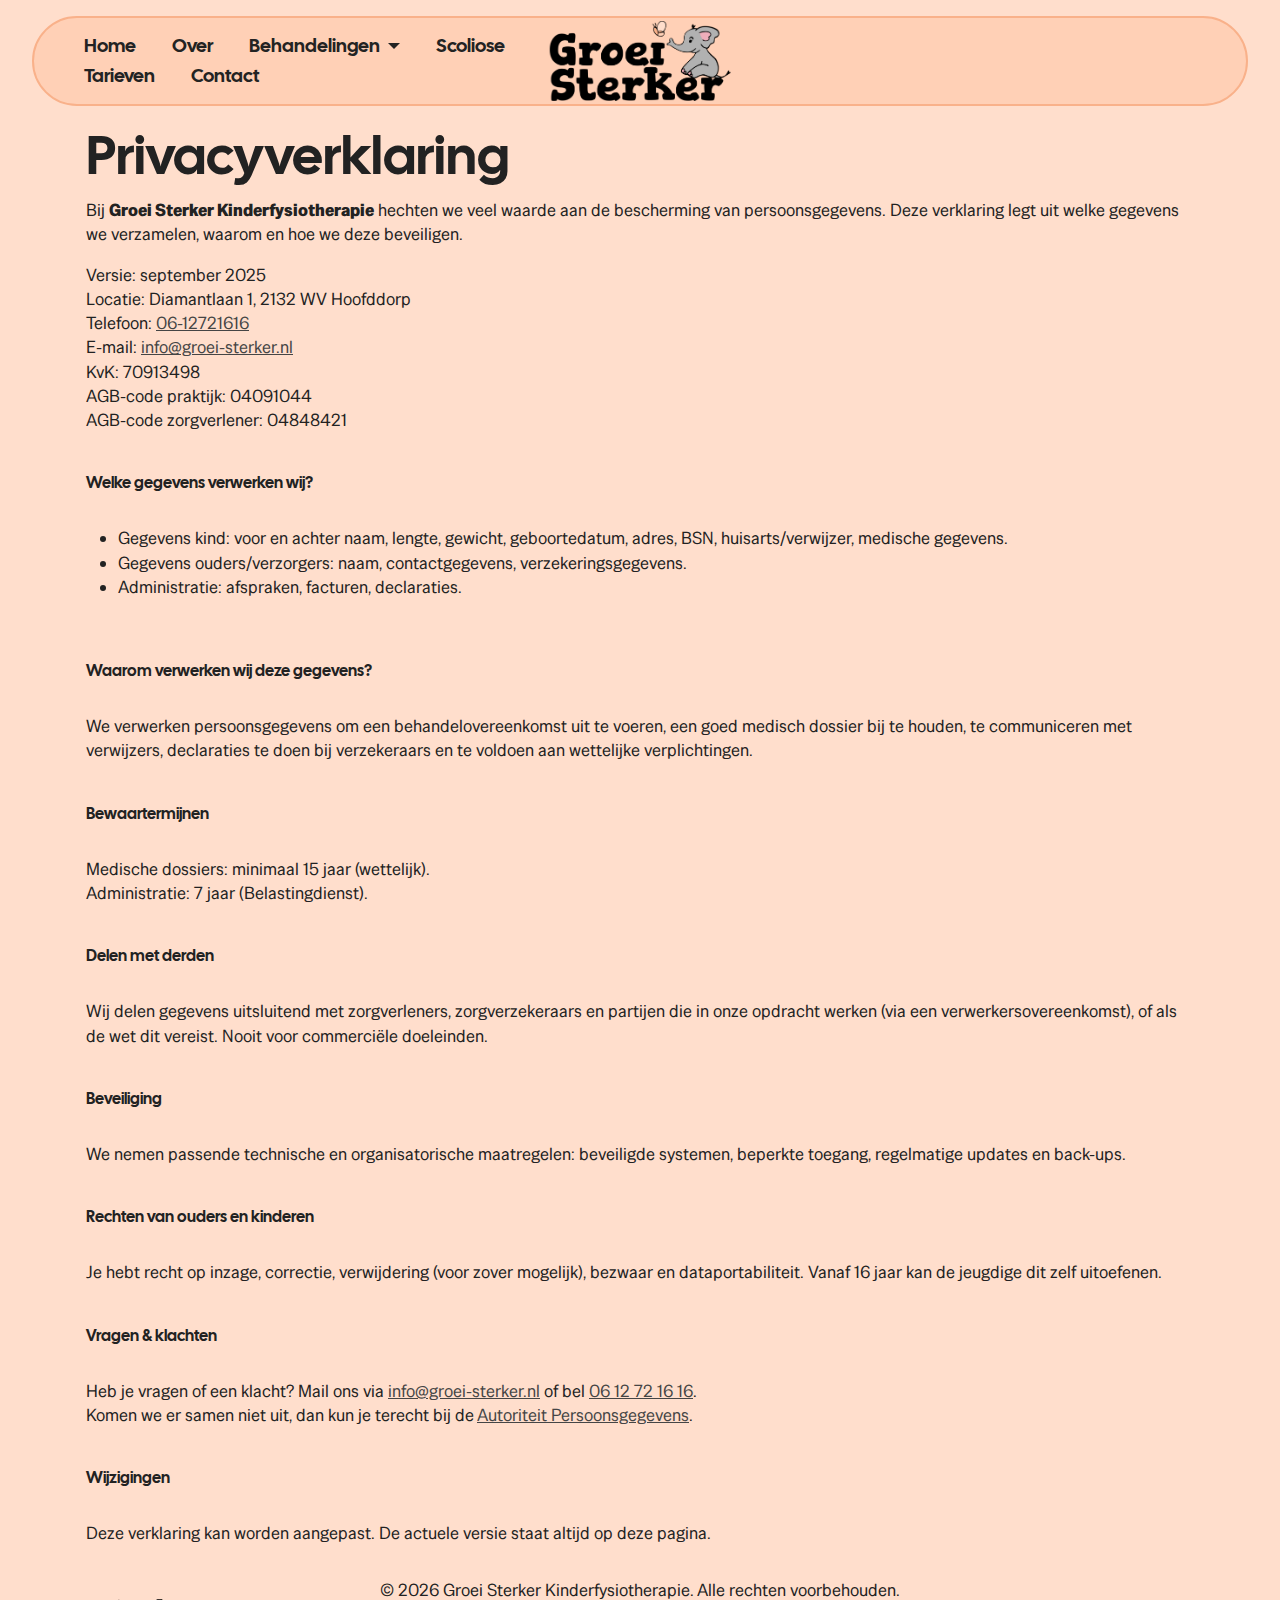
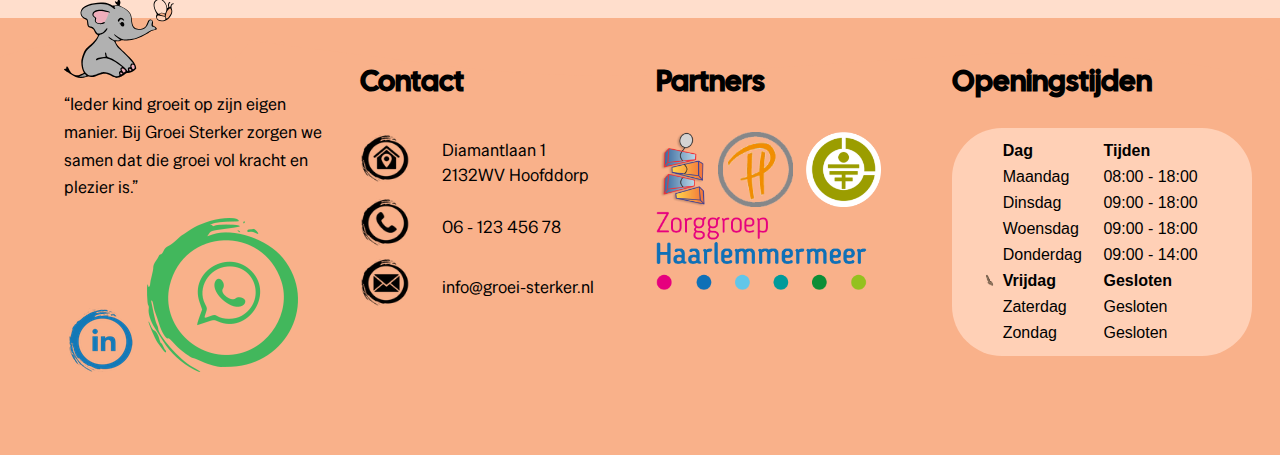
<file: privacy.html>
<!DOCTYPE html>
<html lang="nl">

<head>
    <meta charset="utf-8" />
    <meta content="IE=edge" http-equiv="X-UA-Compatible" />
    <meta content="summary_large_image" name="twitter:card">
    <meta content="assets/images/index-meta.webp" name="twitter:image:src" />
    <meta content="assets/images/index-meta.webp" property="og:image" />
    <meta content="Groei Sterker Kinderfysiotherapie | Hoofddorp" name="twitter:title" />
    <meta content="width=device-width, initial-scale=1, minimum-scale=1" name="viewport" />
    <link href="assets/images/olifant_Fav.png" rel="shortcut icon" type="image/x-icon" />

    <!-- SEO -->
    <meta name="description"
        content="Privacyverklaring van Groei Sterker Kinderfysiotherapie in Hoofddorp. Lees welke persoonsgegevens wij verwerken, waarom en hoe we ze beveiligen." />
    <title>Privacyverklaring – Groei Sterker Kinderfysiotherapie | Hoofddorp</title>
    <link rel="canonical" href="https://www.groei-sterker.nl/privacy" />

    <!-- Stylesheets -->
    <link href="assets/web/assets/mobirise-icons2/mobirise2.css" rel="stylesheet" />
    <link href="assets/web/assets/mobirise-icons-bold/mobirise-icons-bold.css" rel="stylesheet" />
    <link href="assets/bootstrap/css/bootstrap.min.css" rel="stylesheet" />
    <link href="assets/dropdown/css/style.css" rel="stylesheet" />
    <link href="assets/socicon/css/styles.css" rel="stylesheet" />
    <link href="assets/theme/css/style.css" rel="stylesheet" />
    <link href="assets/mobirise/css/mbr-additional.css?v=O8THCb" rel="stylesheet" type="text/css" />
    <link href="assets/css/custom.css" rel="stylesheet" />

    <!-- Fonts -->
    <link as="style" href="https://fonts.googleapis.com/css?family=Cal+Sans:400&amp;display=swap"
        onload="this.onload=null;this.rel='stylesheet'" rel="preload" />
    <noscript>
        <link href="https://fonts.googleapis.com/css?family=Cal+Sans:400&amp;display=swap" rel="stylesheet" />
    </noscript>
    <link as="style" href="https://fonts.googleapis.com/css?family=Special+Gothic:400&amp;display=swap"
        onload="this.onload=null;this.rel='stylesheet'" rel="preload" />
    <noscript>
        <link href="https://fonts.googleapis.com/css?family=Special+Gothic:400&amp;display=swap" rel="stylesheet" />
    </noscript>
    <link rel="preconnect" href="https://fonts.googleapis.com">
    <link rel="preconnect" href="https://fonts.gstatic.com" crossorigin>
    <link
        href="https://fonts.googleapis.com/css2?family=Imperial+Script&family=Cookie&family=League+Script&family=Passions+Conflict&family=Sofia&family=Tangerine:wght@400;700&display=swap"
        rel="stylesheet">

    <!-- Override: volledige pagina 1 achtergrondkleur -->
    <style>
        /* Alleen de privacy-content 1 vaste achtergrondkleur geven */
        #privacy-page,
        #privacy-page section {
            background-color: var(--color-primary) !important;
            /* of var(--color-bg) */
            background-image: none !important;
        }

        /* Thema-blokken transparant binnen de privacy-content */
        #privacy-page .container,
        #privacy-page .row,
        #privacy-page .card,
        #privacy-page .content-wrapper {
            background: transparent !important;
            border: 0 !important;
            box-shadow: none !important;
        }

        /* Overlays/parallax uitschakelen binnen de privacy-content */
        #privacy-page .mbr-overlay,
        #privacy-page section::before,
        #privacy-page section::after {
            display: none !important;
            background: none !important;
        }

        /* Tekstkleur binnen privacy-content */
        #privacy-page,
        #privacy-page h1,
        #privacy-page h2,
        #privacy-page h3,
        #privacy-page p,
        #privacy-page li {
            color: var(--color-text) !important;
        }

        /* Kopteksten iets kleiner binnen privacy-content */
        #privacy-page h2,
        #privacy-page h3 {
            font-size: 1rem;
        }


        /* Zorg dat content niet achter de fixed navbar valt (vervang 6rem indien nodig) */
        #privacy-page {
            padding-top: 6rem;
        }
    </style>
</head>

<body class="page-privacy">

    <!-- Menu -->
    <section class="menu menu1 plantm5 cid-uThSbHawYh" data-bs-version="5.1" id="menu01-4a" once="menu">
        <nav class="navbar navbar-dropdown navbar-fixed-top navbar-expand-lg">
            <div class="container-fluid">
                <div class="navbar-brand">
                    <span class="navbar-logo">
                        <a href="/">
                            <img alt="Groei Sterker Logo" src="assets/images/gs-logo.png" style="height: 5rem;" />
                        </a>
                    </span>
                </div>
                <button class="navbar-toggler" type="button" data-bs-toggle="collapse"
                    data-bs-target="#navbarSupportedContent" aria-controls="navbarSupportedContent"
                    aria-expanded="false" aria-label="Toggle navigation">
                    <div class="hamburger"><span></span><span></span><span></span><span></span></div>
                </button>
                <div class="collapse navbar-collapse" id="navbarSupportedContent">
                    <ul class="navbar-nav nav-dropdown" data-app-modern-menu="true">
                        <li class="nav-item"><a class="nav-link link text-black text-primary display-4"
                                href="/">Home</a></li>
                        <li class="nav-item"><a class="nav-link link text-black text-primary display-4"
                                href="over.html">Over</a></li>
                        <li class="nav-item dropdown">
                            <a class="nav-link link text-black dropdown-toggle display-4" data-bs-toggle="dropdown"
                                href="#">Behandelingen</a>
                            <div class="dropdown-menu">
                                <a class="text-black dropdown-item text-primary display-4"
                                    href="kinderfysiotherapie.html">Kinderfysiotherapie</a>
                                <a class="text-black dropdown-item text-primary display-4"
                                    href="schroth-therapie.html">Schroth-Therapie</a>
                                <a class="text-black dropdown-item text-primary display-4"
                                    href="schroth-supervisor.html">Clinical Supervisor Schroth - ISST</a>
                                <a class="text-black dropdown-item text-primary display-4"
                                    href="ervaringen.html">Ervaringen</a>
                            </div>
                        </li>
                        <li class="nav-item"><a class="nav-link link text-black text-primary display-4"
                                href="scoliose.html">Scoliose</a></li>
                        <li class="nav-item"><a class="nav-link link text-black text-primary display-4"
                                href="tarieven.html">Tarieven</a></li>
                        <li class="nav-item"><a class="nav-link link text-black text-primary display-4"
                                href="contact.html">Contact</a></li>
                    </ul>
                </div>
            </div>
        </nav>
    </section>
    <!-- Privacy sections -->
    <main id="privacy-page">
        <br>
        <section class="article03 progressm5 cid-privacy-01">
            <div class="container">
                <div class="row items-wrapper">
                    <div class="col-12 card">
                        <div class="content-wrapper">
                            <h1 class="mbr-section-title mbr-fonts-style display-2">Privacyverklaring</h1>
                            <p class="mbr-text mbr-fonts-style display-7">
                                Bij <strong>Groei Sterker Kinderfysiotherapie</strong> hechten we veel waarde aan de
                                bescherming van persoonsgegevens.
                                Deze verklaring legt uit welke gegevens we verzamelen, waarom en hoe we deze beveiligen.
                            </p>
                            <p class="mbr-text mbr-fonts-style display-7">
                                Versie: september 2025<br>
                                Locatie: Diamantlaan 1, 2132 WV Hoofddorp<br>
                                Telefoon: <a href="tel:0612721616">06-12721616</a><br>
                                E-mail: <a href="mailto:info@groei-sterker.nl">info@groei-sterker.nl</a><br>
                                KvK: 70913498<br>
                                AGB-code praktijk: 04091044<br>
                                AGB-code zorgverlener: 04848421
                            </p>
                        </div>
                    </div>
                </div>
            </div>
        </section>

        <section class="article03 progressm5 cid-privacy-02">
            <div class="container">
                <div class="row items-wrapper">
                    <div class="col-12 card">
                        <div class="content-wrapper">
                            <h2 class="mbr-section-title mbr-fonts-style display-2">Welke gegevens verwerken wij?</h2>
                            <ul class="mbr-text mbr-fonts-style display-7">
                                <li>Gegevens kind: voor en achter naam, lengte, gewicht, geboortedatum, adres, BSN,
                                    huisarts/verwijzer,
                                    medische gegevens.</li>
                                <li>Gegevens ouders/verzorgers: naam, contactgegevens, verzekeringsgegevens.</li>
                                <li>Administratie: afspraken, facturen, declaraties.</li>
                            </ul>
                        </div>
                    </div>
                </div>
            </div>
        </section>

        <section class="article03 progressm5 cid-privacy-03">
            <div class="container">
                <div class="row items-wrapper">
                    <div class="col-12 card">
                        <div class="content-wrapper">
                            <h2 class="mbr-section-title mbr-fonts-style display-2">Waarom verwerken wij deze gegevens?
                            </h2>
                            <p class="mbr-text mbr-fonts-style display-7">
                                We verwerken persoonsgegevens om een behandelovereenkomst uit te voeren, een goed
                                medisch
                                dossier bij te houden,
                                te communiceren met verwijzers, declaraties te doen bij verzekeraars en te voldoen aan
                                wettelijke verplichtingen.
                            </p>
                        </div>
                    </div>
                </div>
            </div>
        </section>

        <section class="article03 progressm5 cid-privacy-04">
            <div class="container">
                <div class="row items-wrapper">
                    <div class="col-12 card">
                        <div class="content-wrapper">
                            <h2 class="mbr-section-title mbr-fonts-style display-2">Bewaartermijnen</h2>
                            <p class="mbr-text mbr-fonts-style display-7">
                                Medische dossiers: minimaal 15 jaar (wettelijk).<br>
                                Administratie: 7 jaar (Belastingdienst).
                            </p>
                        </div>
                    </div>
                </div>
            </div>
        </section>

        <section class="article03 progressm5 cid-privacy-05">
            <div class="container">
                <div class="row items-wrapper">
                    <div class="col-12 card">
                        <div class="content-wrapper">
                            <h2 class="mbr-section-title mbr-fonts-style display-2">Delen met derden</h2>
                            <p class="mbr-text mbr-fonts-style display-7">
                                Wij delen gegevens uitsluitend met zorgverleners, zorgverzekeraars en partijen die in
                                onze
                                opdracht werken (via een verwerkersovereenkomst), of als de wet dit vereist.
                                Nooit voor commerciële doeleinden.
                            </p>
                        </div>
                    </div>
                </div>
            </div>
        </section>

        <section class="article03 progressm5 cid-privacy-06">
            <div class="container">
                <div class="row items-wrapper">
                    <div class="col-12 card">
                        <div class="content-wrapper">
                            <h2 class="mbr-section-title mbr-fonts-style display-2">Beveiliging</h2>
                            <p class="mbr-text mbr-fonts-style display-7">
                                We nemen passende technische en organisatorische maatregelen: beveiligde systemen,
                                beperkte
                                toegang,
                                regelmatige updates en back-ups.
                            </p>
                        </div>
                    </div>
                </div>
            </div>
        </section>

        <section class="article03 progressm5 cid-privacy-07">
            <div class="container">
                <div class="row items-wrapper">
                    <div class="col-12 card">
                        <div class="content-wrapper">
                            <h2 class="mbr-section-title mbr-fonts-style display-2">Rechten van ouders en kinderen</h2>
                            <p class="mbr-text mbr-fonts-style display-7">
                                Je hebt recht op inzage, correctie, verwijdering (voor zover mogelijk), bezwaar en
                                dataportabiliteit.
                                Vanaf 16 jaar kan de jeugdige dit zelf uitoefenen.
                            </p>
                        </div>
                    </div>
                </div>
            </div>
        </section>

        <section class="article03 progressm5 cid-privacy-08">
            <div class="container">
                <div class="row items-wrapper">
                    <div class="col-12 card">
                        <div class="content-wrapper">
                            <h2 class="mbr-section-title mbr-fonts-style display-2">Vragen & klachten</h2>
                            <p class="mbr-text mbr-fonts-style display-7">
                                Heb je vragen of een klacht? Mail ons via <a
                                    href="mailto:info@groei-sterker.nl">info@groei-sterker.nl</a> of bel
                                <a href="tel:0612721616">06 12 72 16 16</a>.<br>
                                Komen we er samen niet uit, dan kun je terecht bij de
                                <a href="https://www.autoriteitpersoonsgegevens.nl" target="_blank">Autoriteit
                                    Persoonsgegevens</a>.
                            </p>
                        </div>
                    </div>
                </div>
            </div>
        </section>

        <section class="article03 progressm5 cid-privacy-09">
            <div class="container">
                <div class="row items-wrapper">
                    <div class="col-12 card">
                        <div class="content-wrapper">
                            <h2 class="mbr-section-title mbr-fonts-style display-2">Wijzigingen</h2>
                            <p class="mbr-text mbr-fonts-style display-7">
                                Deze verklaring kan worden aangepast. De actuele versie staat altijd op deze pagina.
                            </p>
                            <p class="mbr-text mbr-fonts-style display-7 muted text-center mt-4">
                                © <span id="year"></span> Groei Sterker Kinderfysiotherapie. Alle rechten voorbehouden.
                            </p>
                        </div>
                    </div>
                </div>
            </div>
        </section>
    </main>
    <!-- Footer -->
    <div id="site-footer"></div>
    <script src="assets/js/include-footer.js" defer></script>
    <script src="assets/bootstrap/js/bootstrap.bundle.min.js" defer></script>
    <script src="assets/smoothscroll/smooth-scroll.js" defer></script>
    <script src="assets/ytplayer/index.js" defer></script>
    <script src="assets/dropdown/js/navbar-dropdown.js" defer></script>
    <script src="assets/theme/js/script.js" defer></script>
    <script src="assets/js/main.js" defer></script>
    <script src="assets/js/footer-extra.js" defer></script>

    <script>
        document.getElementById('year').textContent = new Date().getFullYear();
    </script>
</body>

</html>
</file>
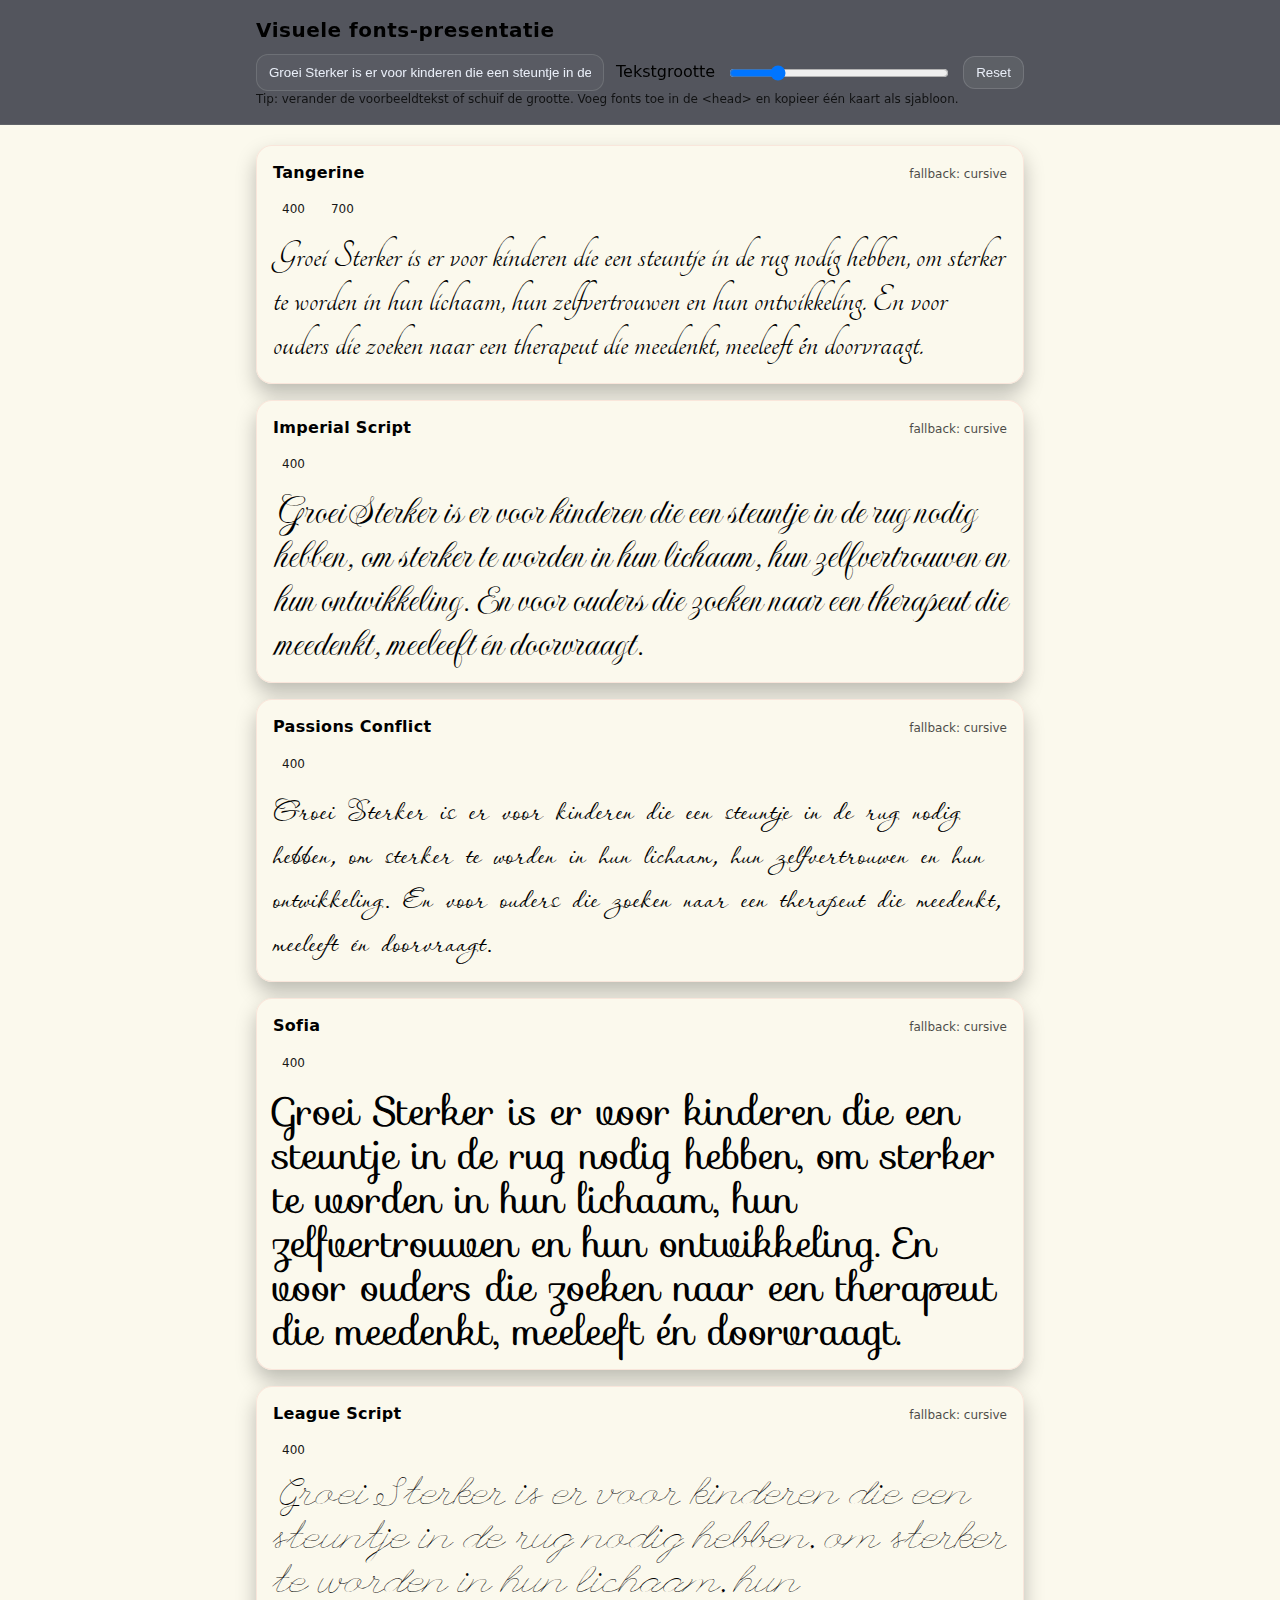
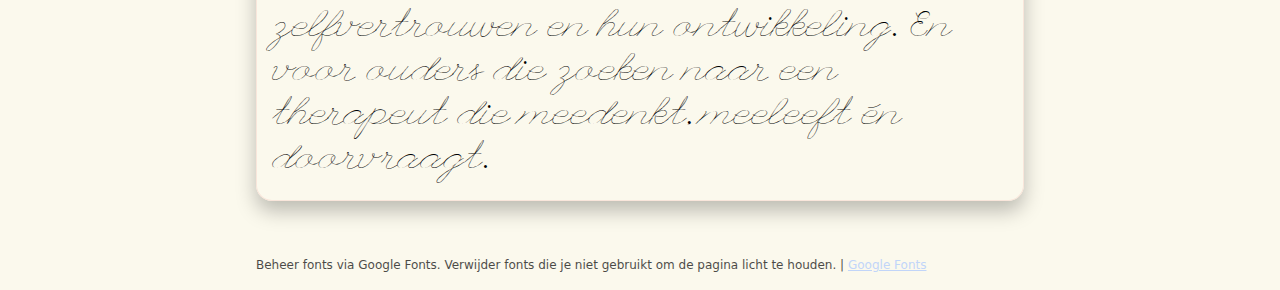
<file: quotes.html>
<!doctype html>
<html lang="nl">

<head>
    <meta charset="utf-8" />
    <meta name="viewport" content="width=device-width, initial-scale=1" />
    <title>Font Sampler – Groei Sterker</title>
    <!-- Google Fonts: voeg hier alleen de fonts toe die je wilt tonen -->
    <link rel="preconnect" href="https://fonts.googleapis.com">
    <link rel="preconnect" href="https://fonts.gstatic.com" crossorigin>
    <link
        href="https://fonts.googleapis.com/css2?family=Imperial+Script&family=League+Script&family=Passions+Conflict&family=Sofia&family=Tangerine:wght@400;700&display=swap"
        rel="stylesheet">
    <style>
        :root {
            --card-radius: 16px;
            --card-padding: 16px;
            --grid-gap: 16px;
            --sample-size: 40px;
            /* wordt live aangepast via slider */
        }

        * {
            box-sizing: border-box;
        }

        html,
        body {
            height: 100%;
        }

        body {
            margin: 0;
            font: 16px/1.4 system-ui, -apple-system, Segoe UI, Roboto, Ubuntu, Cantarell, Noto Sans, Arial, "Apple Color Emoji", "Segoe UI Emoji";
            background: #fbf9ed;
        }

        header {
            position: sticky;
            top: 0;
            z-index: 10;
            backdrop-filter: blur(8px);
            background: rgba(11, 16, 32, 0.7);
            border-bottom: 1px solid rgba(255, 255, 255, 0.08);
        }

        .wrap {
            max-width: 800px;
            margin: 0 auto;
            padding: 16px;
        }

        h1 {
            margin: 0;
            font-size: 20px;
            letter-spacing: .5px;
        }

        .controls {
            display: grid;
            grid-template-columns: 1fr auto;
            gap: 12px;
            align-items: center;
            margin-top: 10px;
        }

        .controls .row {
            display: flex;
            gap: 12px;
            align-items: center;
            flex-wrap: wrap;
        }

        input[type="text"] {
            width: 100%;
            padding: 10px 12px;
            border-radius: 12px;
            border: 1px solid rgba(255, 255, 255, 0.12);
            background: rgba(255, 255, 255, 0.04);
            color: #e9eef8;
        }

        input[type="range"] {
            width: 220px;
        }

        .hint {
            opacity: .8;
            font-size: 12px;
        }

        button {
            border: 1px solid rgba(255, 255, 255, 0.14);
            background: rgba(255, 255, 255, 0.06);
            color: #e9eef8;
            border-radius: 12px;
            padding: 8px 12px;
            cursor: pointer;
        }

        .list {
            display: flex;
            flex-direction: column;
            gap: var(--grid-gap);
            padding: 20px 16px 40px;
        }

        .card {
            background: linear-gradient(180deg, #fbf9ed);
            border: 1px solid rgba(235, 8, 8, 0.08);
            border-radius: var(--card-radius);
            padding: var(--card-padding);
            box-shadow: 0 10px 20px rgba(0, 0, 0, 0.25);
        }

        .meta {
            display: flex;
            justify-content: space-between;
            align-items: baseline;
            gap: 8px;
        }

        .meta .name {
            font-weight: 600;
            letter-spacing: .3px;
        }

        .meta .fallback {
            font-size: 12px;
            opacity: .7;
        }

        .sample {
            margin-top: 10px;
            font-size: var(--sample-size);
            line-height: 1.1;
            word-break: break-word;
        }

        .weights {
            margin-top: 10px;
            display: flex;
            gap: 8px;
            flex-wrap: wrap;
        }

        .chip {
            font-size: 12px;
            padding: 6px 8px;
            border-radius: 999px;
            border: 1px solid rgba(255, 255, 255, 0.12);
            opacity: .9;
        }

        footer {
            opacity: .7;
            font-size: 12px;
            padding: 0 16px 24px;
        }

        a {
            color: #a9c7ff;
        }

        /* Font utility classes */
        .font-tangerine {
            font-family: 'Tangerine', cursive;
        }

        .font-imperial {
            font-family: 'Imperial Script', cursive;
        }

        .font-passions {
            font-family: 'Passions Conflict', cursive;
        }

        .font-sofia {
            font-family: 'Sofia', cursive;
        }

        .font-league {
            font-family: 'League Script', cursive;
        }
    </style>
</head>

<body>
    <header>
        <div class="wrap">
            <h1>Visuele fonts‑presentatie</h1>
            <div class="controls">
                <input id="textInput" type="text"
                    value="Groei Sterker is er voor kinderen die een steuntje in de rug nodig hebben, om sterker te worden in hun lichaam, hun zelfvertrouwen en hun ontwikkeling. En voor ouders die zoeken naar een therapeut die meedenkt, meeleeft én doorvraagt."
                    aria-label="Voorbeeldtekst" />
                <div class="row">
                    <label for="sizeRange">Tekstgrootte</label>
                    <input id="sizeRange" type="range" min="20" max="120" step="1" value="40" />
                    <button id="resetBtn" type="button">Reset</button>
                </div>
            </div>
            <div class="hint">Tip: verander de voorbeeldtekst of schuif de grootte. Voeg fonts toe in de &lt;head&gt; en
                kopieer één kaart als sjabloon.</div>
        </div>
    </header>

    <main class="list wrap">
        <!-- Tangerine -->
        <section class="card">
            <div class="meta">
                <div class="name">Tangerine</div>
                <div class="fallback">fallback: cursive</div>
            </div>
            <div class="weights">
                <span class="chip">400</span>
                <span class="chip">700</span>
            </div>
            <div class="sample font-tangerine">Groei Sterker Kinderfysiotherapie – Hoofddorp</div>
        </section>

        <!-- Imperial Script -->
        <section class="card">
            <div class="meta">
                <div class="name">Imperial Script</div>
                <div class="fallback">fallback: cursive</div>
            </div>
            <div class="weights">
                <span class="chip">400</span>
            </div>
            <div class="sample font-imperial">Groei Sterker Kinderfysiotherapie – Hoofddorp</div>
        </section>

        <!-- Passions Conflict -->
        <section class="card">
            <div class="meta">
                <div class="name">Passions Conflict</div>
                <div class="fallback">fallback: cursive</div>
            </div>
            <div class="weights">
                <span class="chip">400</span>
            </div>
            <div class="sample font-passions">Groei Sterker Kinderfysiotherapie – Hoofddorp</div>
        </section>

        <!-- Sofia -->
        <section class="card">
            <div class="meta">
                <div class="name">Sofia</div>
                <div class="fallback">fallback: cursive</div>
            </div>
            <div class="weights">
                <span class="chip">400</span>
            </div>
            <div class="sample font-sofia">Groei Sterker Kinderfysiotherapie – Hoofddorp</div>
        </section>

        <!-- League Script -->
        <section class="card">
            <div class="meta">
                <div class="name">League Script</div>
                <div class="fallback">fallback: cursive</div>
            </div>
            <div class="weights">
                <span class="chip">400</span>
            </div>
            <div class="sample font-league">Groei Sterker Kinderfysiotherapie – Hoofddorp</div>
        </section>

    </main>

    <footer class="wrap">
        Beheer fonts via Google Fonts. Verwijder fonts die je niet gebruikt om de pagina licht te houden. |
        <a href="https://fonts.google.com/" target="_blank" rel="noopener">Google Fonts</a>
    </footer>

    <script>
        const textInput = document.getElementById('textInput');
        const sizeRange = document.getElementById('sizeRange');
        const resetBtn = document.getElementById('resetBtn');

        function updateText() {
            document.querySelectorAll('.sample').forEach(el => el.textContent = textInput.value.trim() || 'Voorbeeldtekst');
        }
        function updateSize() {
            document.documentElement.style.setProperty('--sample-size', sizeRange.value + 'px');
        }
        function reset() {
            textInput.value = 'Groei Sterker Kinderfysiotherapie – Hoofddorp';
            sizeRange.value = 40;
            updateText();
            updateSize();
        }

        textInput.addEventListener('input', updateText);
        sizeRange.addEventListener('input', updateSize);
        resetBtn.addEventListener('click', reset);

        // Initial
        updateText();
        updateSize();
    </script>
</body>

</html>
</file>
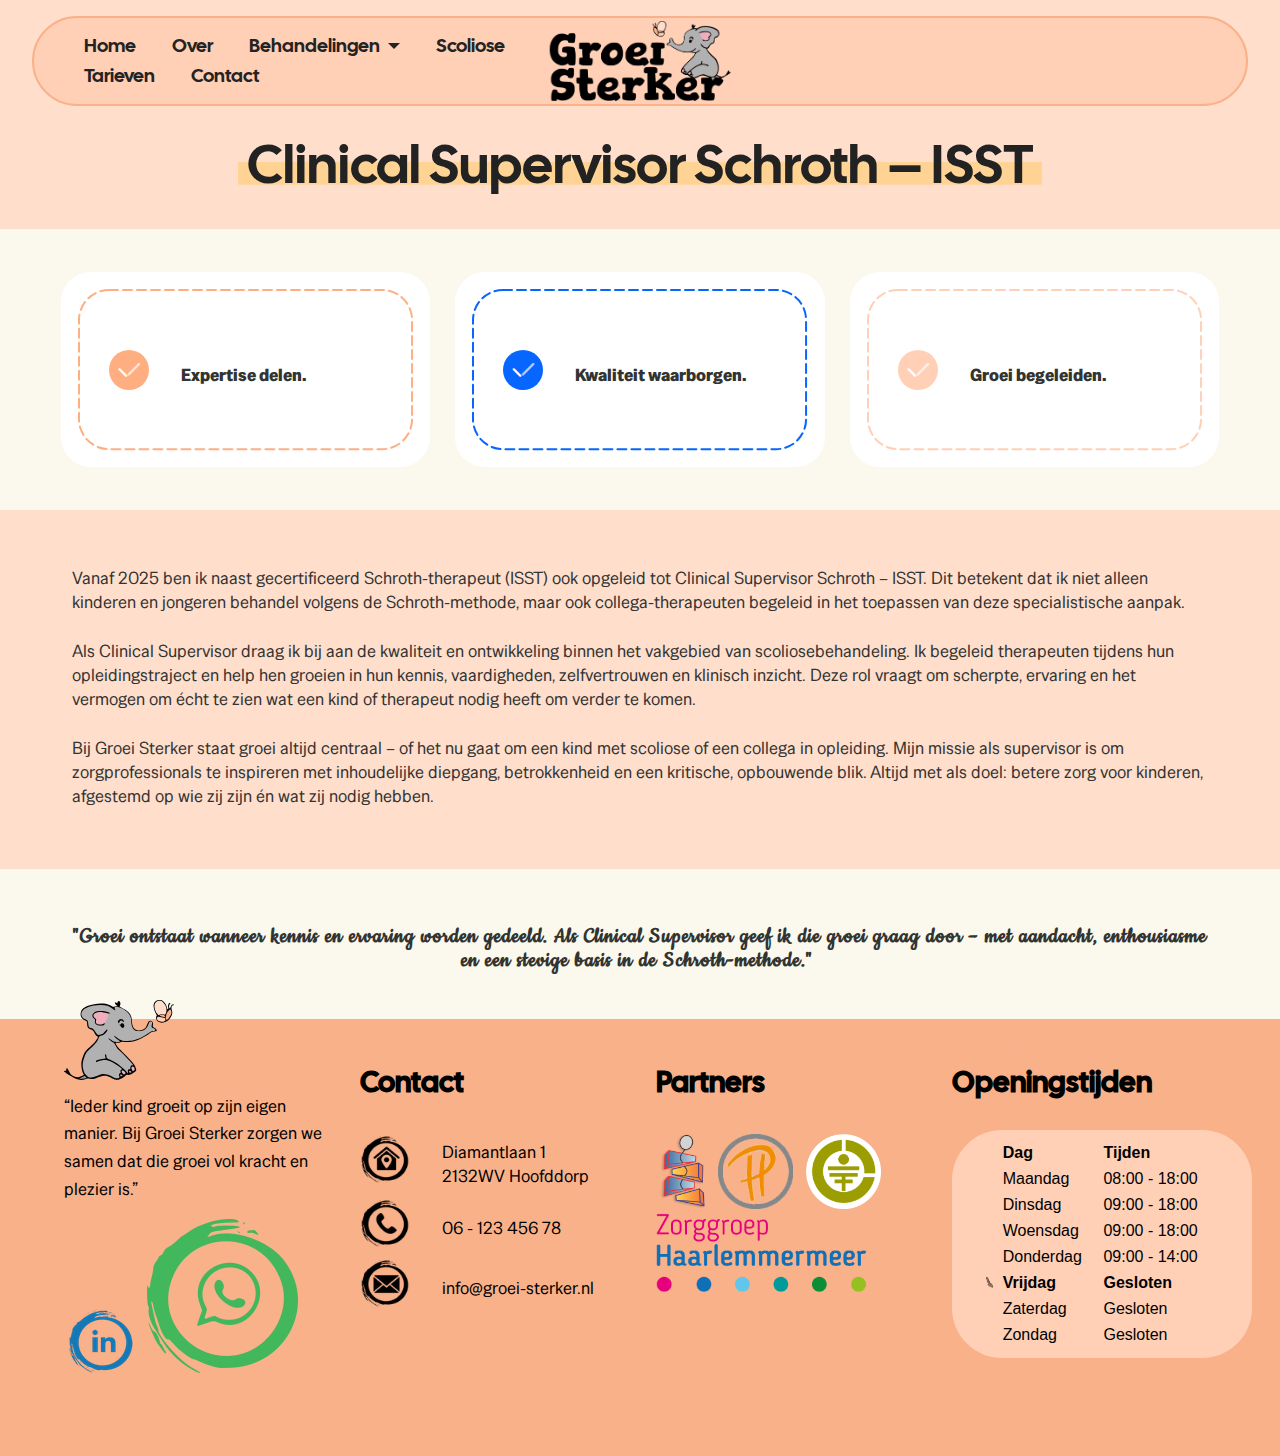
<file: schroth-supervisor.html>
<!DOCTYPE html>

<html>

<head>
    <meta charset="utf-8" />
    <meta content="IE=edge" http-equiv="X-UA-Compatible" />
    <meta content="width=device-width, initial-scale=1, minimum-scale=1" name="viewport" />
    <link href="assets/images/olifant_Fav.png" rel="shortcut icon" type="image/x-icon" />
    <meta content="" name="description" />
    <title>Clinical Supervisor Schroth ISST</title>
    <link href="assets/web/assets/mobirise-icons2/mobirise2.css" rel="stylesheet" />
    <link href="assets/web/assets/mobirise-icons-bold/mobirise-icons-bold.css" rel="stylesheet" />
    <link href="assets/bootstrap/css/bootstrap.min.css" rel="stylesheet" />
    <link href="assets/dropdown/css/style.css" rel="stylesheet" />
    <link href="assets/socicon/css/styles.css" rel="stylesheet" />
    <link href="assets/theme/css/style.css" rel="stylesheet" />
    <link as="style" href="https://fonts.googleapis.com/css?family=Cal+Sans:400&amp;display=swap"
        onload="this.onload=null;this.rel='stylesheet'" rel="preload" />
    <noscript>
        <link href="https://fonts.googleapis.com/css?family=Cal+Sans:400&amp;display=swap" rel="stylesheet" />
    </noscript>
    <link as="style" href="https://fonts.googleapis.com/css?family=Special+Gothic:400&amp;display=swap"
        onload="this.onload=null;this.rel='stylesheet'" rel="preload" />
    <noscript>
        <link href="https://fonts.googleapis.com/css?family=Special+Gothic:400&amp;display=swap" rel="stylesheet" />
    </noscript>
    <link as="style" href="assets/mobirise/css/mbr-additional.css?v=oEYGqY" rel="preload" />
    <link href="assets/mobirise/css/mbr-additional.css?v=oEYGqY" rel="stylesheet" type="text/css" />
    <link href="assets/css/custom.css" rel="stylesheet" />
    <link rel="preconnect" href="https://fonts.googleapis.com">
    <link rel="preconnect" href="https://fonts.gstatic.com" crossorigin>
    <link
        href="https://fonts.googleapis.com/css2?family=Imperial+Script&family=Cookie&family=League+Script&family=Passions+Conflict&family=Sofia&family=Tangerine:wght@400;700&display=swap"
        rel="stylesheet">
</head>

<body class="custom-theme">
    <section class="menu menu1 plantm5 cid-uThSbHawYh" data-bs-version="5.1" id="menu01-4a" once="menu">
        <nav class="navbar navbar-dropdown navbar-fixed-top navbar-expand-lg">
            <div class="container-fluid">
                <div class="navbar-brand">
                    <span class="navbar-logo">
                        <a href="/">
                            <img alt="Groei Sterker Logo" src="assets/images/gs-logo.png" style="height: 5rem;" />
                        </a>
                    </span>
                </div>
                <button aria-controls="navbarNavAltMarkup" aria-expanded="false" aria-label="Toggle navigation"
                    class="navbar-toggler" data-bs-target="#navbarSupportedContent" data-bs-toggle="collapse"
                    data-target="#navbarSupportedContent" data-toggle="collapse" type="button">
                    <div class="hamburger">
                        <span></span>
                        <span></span>
                        <span></span>
                        <span></span>
                    </div>
                </button>
                <div class="collapse navbar-collapse" id="navbarSupportedContent">
                    <ul class="navbar-nav nav-dropdown" data-app-modern-menu="true">
                        <li class="nav-item">
                            <a class="nav-link link text-black text-primary display-4" href="/">Home</a>
                        </li>
                        <li class="nav-item">
                            <a aria-expanded="false" class="nav-link link text-black text-primary display-4"
                                href="over.html">Over</a>
                        </li>
                        <li class="nav-item dropdown">
                            <a aria-expanded="false" class="nav-link link text-black dropdown-toggle display-4"
                                data-bs-auto-close="outside" data-bs-toggle="dropdown" data-toggle="dropdown-submenu"
                                href="#">Behandelingen</a>
                            <div aria-labelledby="dropdown-506" class="dropdown-menu"><a
                                    class="text-black dropdown-item text-primary display-4"
                                    href="kinderfysiotherapie.html">Kinderfysiotherapie</a><a
                                    class="text-black dropdown-item text-primary display-4"
                                    href="schroth-therapie.html">Schroth-Therapie</a><a
                                    class="text-black dropdown-item text-primary display-4"
                                    href="schroth-supervisor.html">Clinical Supervisor Schroth - ISST</a><a
                                    class="text-black dropdown-item text-primary display-4"
                                    href="ervaringen.html">Ervaringen</a></div>
                        </li>
                        <li class="nav-item">
                            <a class="nav-link link text-black text-primary display-4" href="scoliose.html">Scoliose</a>
                        </li>
                        <li class="nav-item"><a class="nav-link link text-black text-primary display-4"
                                href="tarieven.html">Tarieven</a></li>
                        <li class="nav-item"><a class="nav-link link text-black text-primary display-4"
                                href="contact.html">Contact</a></li>
                    </ul>
                    <!-- <div class="content-wrap">
<div class="navbar-buttons mbr-section-btn"><a class="btn btn-info display-4" href="contact.html">
<span class="mobi-mbri mobi-mbri-plus mbr-iconfont mbr-iconfont-btn"></span>Contact </a></div>
</div> -->
                </div>
            </div>
        </nav>
    </section>
    <section class="title2 kidsm4_title2 cid-uThNs1wNJ7" data-bs-version="5.1" id="title2-3e">
        <div class="container-fluid">
            <div class="row">
                <div class="col-md-12 align-center">
                    <br />
                    <h3 class="mbr-section-subtitle mbr-fonts-style line-bg-primary display-2 yellow">Clinical
                        Supervisor Schroth – ISST</h3>
                </div>
            </div>
        </div>
    </section>
    <section class="features4 kidsm4_features4 cid-uThNsoxIe0" data-bs-version="5.1" id="features4-3f">
        <svg class="svg-2" viewbox="0 0 1428 94.61" xmlns="http://www.w3.org/2000/svg">
            <g data-name="Layer 3" id="Layer_3">
                <path class="cls-1" d="M-83,10" transform="translate(83 33)"></path>
                <path class="cls-2" d="M986.33,46.5s132.5-37,318,0C1304.33,46.5,1200.83,80.5,986.33,46.5Z"
                    transform="translate(83 33)"></path>
            </g>
            <g data-name="Layer 4" id="Layer_4">
                <path class="cls-2" d="M-83,10S127,65.11,394,30.06,986.33,46.5,986.33,46.5,1218,83,1345,38V-33H-83Z"
                    transform="translate(83 33)"></path>
            </g>
        </svg>
        <div class="container-fluid">
            <div class="row justify-content-center">
                <div class="card col-12 col-md-8 col-lg-4">
                    <div class="circle-icon">
                        <span class="wgl-icon wgl-icon1"><a href="#"><span
                                    class="mbr-iconfont socicon mbrib-success"></span></a></span>
                        <div class="card-box col">
                            <h4 class="card-title mbr-fonts-style display-7"><strong>Expertise delen.</strong></h4>
                        </div>
                        <svg class="wgl-dashes svg1 inner-dashed-border animated-dashes" fill="transparent"
                            stroke-dasharray="9 5" stroke-dashoffset="0" stroke-linecap="round" stroke-width="2">
                            <rect height="100%" rx="30px" ry="30px" width="100%" x="2px" y="2px"></rect>
                        </svg>
                    </div>
                </div>
                <div class="card col-12 col-md-8 col-lg-4">
                    <div class="circle-icon">
                        <span class="wgl-icon wgl-icon2"><a href="#"><span
                                    class="mbr-iconfont socicon mbrib-success"></span></a></span>
                        <div class="card-box col">
                            <h4 class="card-title mbr-fonts-style display-7"><strong>Kwaliteit waarborgen.</strong></h4>
                        </div>
                        <svg class="wgl-dashes svg2 inner-dashed-border animated-dashes" fill="transparent"
                            stroke-dasharray="9 5" stroke-dashoffset="0" stroke-linecap="round" stroke-width="2">
                            <rect height="100%" rx="30px" ry="30px" width="100%" x="2px" y="2px"></rect>
                        </svg>
                    </div>
                </div>
                <div class="card col-12 col-md-8 col-lg-4">
                    <div class="circle-icon">
                        <span class="wgl-icon wgl-icon3"><a href="#"><span
                                    class="mbr-iconfont socicon mbrib-success"></span></a></span>
                        <div class="card-box col">
                            <h4 class="card-title mbr-fonts-style display-7"><strong>Groei begeleiden. </strong></h4>
                        </div>
                        <svg class="wgl-dashes svg3 inner-dashed-border animated-dashes" fill="transparent"
                            stroke-dasharray="9 5" stroke-dashoffset="0" stroke-linecap="round" stroke-width="2">
                            <rect height="100%" rx="30px" ry="30px" width="100%" x="2px" y="2px"></rect>
                        </svg>
                    </div>
                </div>
            </div>
        </div>
        <svg class="svg-1" data-name="Layer 2" id="curve" viewbox="0 0 1428 130.87" xmlns="http://www.w3.org/2000/svg">
            <path class="cls-1"
                d="M-83,345V288s158-27,262-22l104,5,138,8,300,21s245,4,281-5c0,0-9-39,33-45,0,0,8-51,58-25,0,0,48-36,61,23,0,0,27,2,28,24,0,0,163-22,163-17v90Z"
                transform="translate(83 -214.13)"></path>
        </svg>
    </section>
    <section class="title2 kidsm4_title2 cid-uThNtoqoVS" data-bs-version="5.1" id="title2-3g">
        <div class="container-fluid">
            <div class="row">
                <div class="col-md-12 align-center">
                    <br />
                    <p class="mbr-text mbr-fonts-style display-7">Vanaf 2025 ben ik naast gecertificeerd
                        Schroth-therapeut (ISST) ook opgeleid tot Clinical Supervisor Schroth – ISST. Dit betekent dat
                        ik niet alleen kinderen en jongeren behandel volgens de Schroth-methode, maar ook
                        collega-therapeuten begeleid in het toepassen van deze specialistische aanpak. <br /><br />Als
                        Clinical Supervisor draag ik bij aan de kwaliteit en ontwikkeling binnen het vakgebied van
                        scoliosebehandeling. Ik begeleid therapeuten tijdens hun opleidingstraject en help hen groeien
                        in hun kennis, vaardigheden, zelfvertrouwen en klinisch inzicht. Deze rol vraagt om scherpte,
                        ervaring en het vermogen om écht te zien wat een kind of therapeut nodig heeft om verder te
                        komen. <br /><br />Bij Groei Sterker staat groei altijd centraal – of het nu gaat om een kind
                        met scoliose of een collega in opleiding. Mijn missie als supervisor is om zorgprofessionals te
                        inspireren met inhoudelijke diepgang, betrokkenheid en een kritische, opbouwende blik. Altijd
                        met als doel: betere zorg voor kinderen, afgestemd op wie zij zijn én wat zij nodig hebben. </p>
                </div>
            </div>
        </div>
    </section>
    <section class="title2 kidsm4_title2 cid-uThIJ3wBHx" data-bs-version="5.1" id="title2-3h">
        <div class="container-fluid">
            <div class="row">
                <div class="col-md-12 align-center">
                    <br />
                    <p class="mbr-text mbr-fonts-style display-4 quotes">"Groei ontstaat wanneer kennis en ervaring
                        worden gedeeld. Als Clinical Supervisor geef ik die groei graag door – met aandacht,
                        enthousiasme en een stevige basis in de Schroth-methode." </p>
                </div>
            </div>
        </div>
    </section>
    <div id="site-footer"></div>
    <script src="assets/js/include-footer.js" defer></script>
    <script src="assets/bootstrap/js/bootstrap.bundle.min.js" defer></script>
    <script src="assets/smoothscroll/smooth-scroll.js" defer></script>
    <script src="assets/ytplayer/index.js" defer></script>
    <script src="assets/dropdown/js/navbar-dropdown.js" defer></script>
    <script src="assets/theme/js/script.js" defer></script>
    <script src="assets/js/main.js" defer></script>
    <script src="assets/js/footer-extra.js" defer></script>
</body>

</html>
</file>
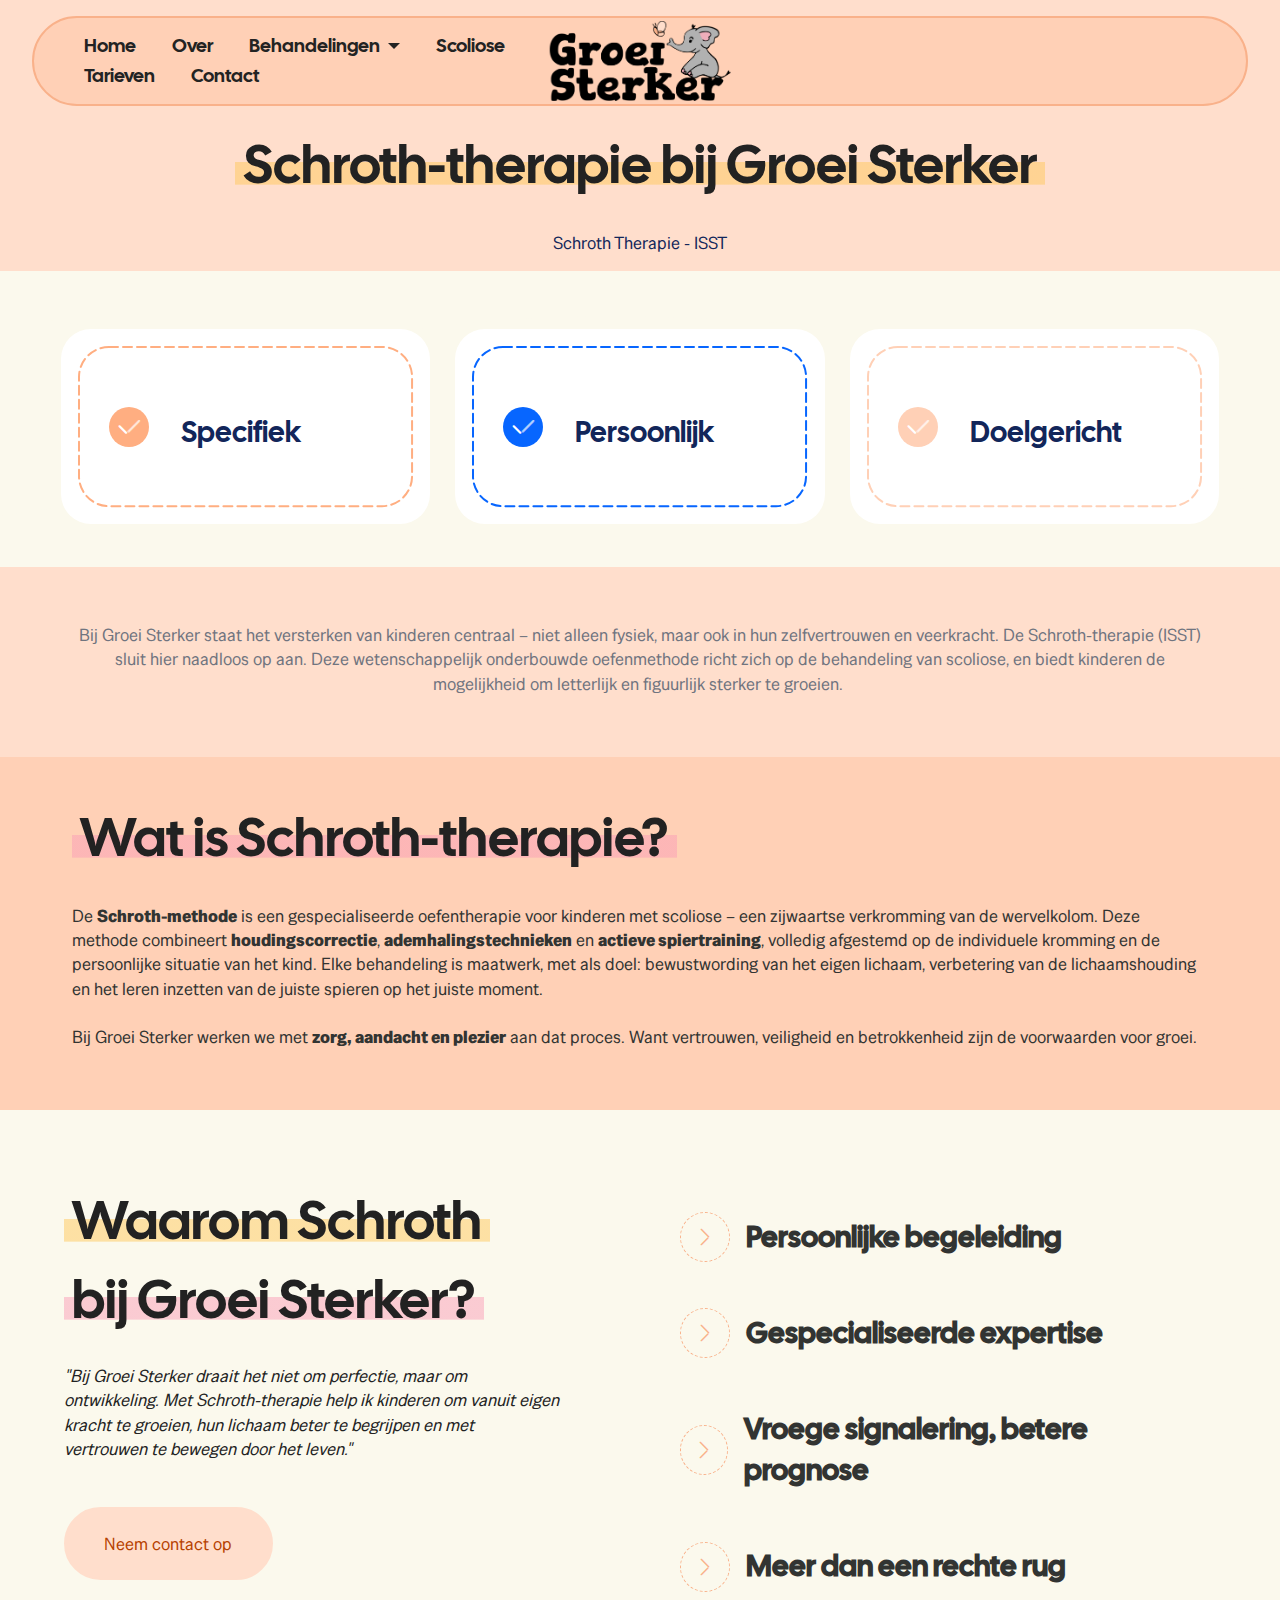
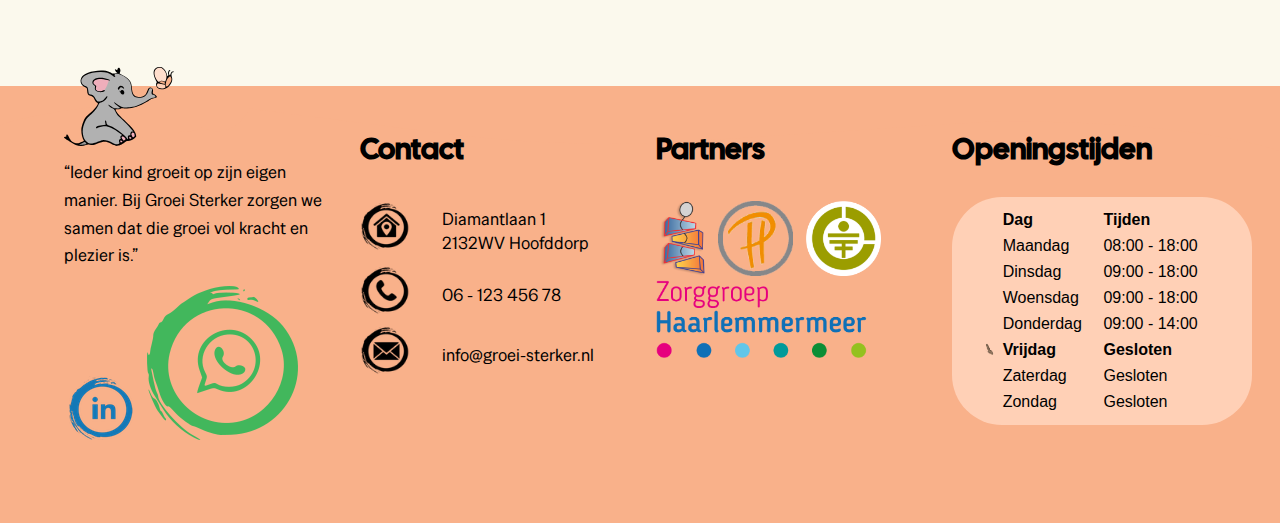
<file: schroth-therapie.html>
<!DOCTYPE html>

<html>

<head>
	<meta charset="utf-8" />
	<meta content="IE=edge" http-equiv="X-UA-Compatible" />
	<meta content="width=device-width, initial-scale=1, minimum-scale=1" name="viewport" />
	<link href="assets/images/olifant_Fav.png" rel="shortcut icon" type="image/x-icon" />
	<meta content="" name="description" />
	<title>Schroth-therapie bij Groei Sterker Kinderfysiotherapie</title>
	<link href="assets/web/assets/mobirise-icons2/mobirise2.css" rel="stylesheet" />
	<link href="assets/web/assets/mobirise-icons-bold/mobirise-icons-bold.css" rel="stylesheet" />
	<link href="assets/web/assets/mobirise-icons/mobirise-icons.css" rel="stylesheet" />
	<link href="assets/bootstrap/css/bootstrap.min.css" rel="stylesheet" />
	<link href="assets/dropdown/css/style.css" rel="stylesheet" />
	<link href="assets/socicon/css/styles.css" rel="stylesheet" />
	<link href="assets/theme/css/style.css" rel="stylesheet" />
	<link as="style" href="https://fonts.googleapis.com/css?family=Cal+Sans:400&amp;display=swap"
		onload="this.onload=null;this.rel='stylesheet'" rel="preload" />
	<noscript>
		<link href="https://fonts.googleapis.com/css?family=Cal+Sans:400&amp;display=swap" rel="stylesheet" />
	</noscript>
	<link as="style" href="https://fonts.googleapis.com/css?family=Special+Gothic:400&amp;display=swap"
		onload="this.onload=null;this.rel='stylesheet'" rel="preload" />
	<noscript>
		<link href="https://fonts.googleapis.com/css?family=Special+Gothic:400&amp;display=swap" rel="stylesheet" />
	</noscript>
	<link as="style" href="assets/mobirise/css/mbr-additional.css?v=eD7JUy" rel="preload" />
	<link href="assets/mobirise/css/mbr-additional.css?v=eD7JUy" rel="stylesheet" type="text/css" />
	<link href="assets/css/custom.css" rel="stylesheet" />
	<link
		href="https://fonts.googleapis.com/css2?family=Imperial+Script&family=Cookie&family=League+Script&family=Passions+Conflict&family=Sofia&family=Tangerine:wght@400;700&display=swap"
		rel="stylesheet">
</head>

<body class="custom-theme">
	<section class="menu menu1 plantm5 cid-uThSbHawYh" data-bs-version="5.1" id="menu01-4a" once="menu">
		<nav class="navbar navbar-dropdown navbar-fixed-top navbar-expand-lg">
			<div class="container-fluid">
				<div class="navbar-brand">
					<span class="navbar-logo">
						<a href="/">
							<img alt="Groei Sterker Logo" src="assets/images/gs-logo.png" style="height: 5rem;" />
						</a>
					</span>
				</div>
				<button aria-controls="navbarNavAltMarkup" aria-expanded="false" aria-label="Toggle navigation"
					class="navbar-toggler" data-bs-target="#navbarSupportedContent" data-bs-toggle="collapse"
					data-target="#navbarSupportedContent" data-toggle="collapse" type="button">
					<div class="hamburger">
						<span></span>
						<span></span>
						<span></span>
						<span></span>
					</div>
				</button>
				<div class="collapse navbar-collapse" id="navbarSupportedContent">
					<ul class="navbar-nav nav-dropdown" data-app-modern-menu="true">
						<li class="nav-item">
							<a class="nav-link link text-black text-primary display-4" href="/">Home</a>
						</li>
						<li class="nav-item">
							<a aria-expanded="false" class="nav-link link text-black text-primary display-4"
								href="over.html">Over</a>
						</li>
						<li class="nav-item dropdown">
							<a aria-expanded="false" class="nav-link link text-black dropdown-toggle display-4"
								data-bs-auto-close="outside" data-bs-toggle="dropdown" data-toggle="dropdown-submenu"
								href="#">Behandelingen</a>
							<div aria-labelledby="dropdown-506" class="dropdown-menu"><a
									class="text-black dropdown-item text-primary display-4"
									href="kinderfysiotherapie.html">Kinderfysiotherapie</a><a
									class="text-black dropdown-item text-primary display-4"
									href="schroth-therapie.html">Schroth-Therapie</a><a
									class="text-black dropdown-item text-primary display-4"
									href="schroth-supervisor.html">Clinical Supervisor Schroth - ISST</a><a
									class="text-black dropdown-item text-primary display-4"
									href="ervaringen.html">Ervaringen</a></div>
						</li>
						<li class="nav-item">
							<a class="nav-link link text-black text-primary display-4" href="scoliose.html">Scoliose</a>
						</li>
						<li class="nav-item"><a class="nav-link link text-black text-primary display-4"
								href="tarieven.html">Tarieven</a></li>
						<li class="nav-item"><a class="nav-link link text-black text-primary display-4"
								href="contact.html">Contact</a></li>
					</ul>
					<!-- <div class="content-wrap">
<div class="navbar-buttons mbr-section-btn"><a class="btn btn-info display-4" href="contact.html">
<span class="mobi-mbri mobi-mbri-plus mbr-iconfont mbr-iconfont-btn"></span>Contact </a></div>
</div> -->
				</div>
			</div>
		</nav>
	</section>
	<section class="title2 kidsm4_title2 cid-uThMsxD2C5" data-bs-version="5.1" id="title2-36">
		<div class="container-fluid">
			<div class="row">
				<div class="col-md-12 align-center">
					<br />
					<h3 class="mbr-section-subtitle mbr-fonts-style line-bg-primary display-2 yellow">Schroth-therapie
						bij Groei Sterker</h3>
					<p class="mbr-text mbr-fonts-style display-7">Schroth Therapie - ISST</p>
				</div>
			</div>
		</div>
	</section>
	<section class="features4 kidsm4_features4 cid-uThMtaLMgl" data-bs-version="5.1" id="features4-37">
		<svg class="svg-2" viewbox="0 0 1428 94.61" xmlns="http://www.w3.org/2000/svg">
			<g data-name="Layer 3" id="Layer_3">
				<path class="cls-1" d="M-83,10" transform="translate(83 33)"></path>
				<path class="cls-2" d="M986.33,46.5s132.5-37,318,0C1304.33,46.5,1200.83,80.5,986.33,46.5Z"
					transform="translate(83 33)"></path>
			</g>
			<g data-name="Layer 4" id="Layer_4">
				<path class="cls-2" d="M-83,10S127,65.11,394,30.06,986.33,46.5,986.33,46.5,1218,83,1345,38V-33H-83Z"
					transform="translate(83 33)"></path>
			</g>
		</svg>
		<div class="container-fluid">
			<div class="row justify-content-center">
				<div class="card col-12 col-md-8 col-lg-4">
					<div class="circle-icon">
						<span class="wgl-icon wgl-icon1"><a href="#"><span
									class="mbr-iconfont socicon mbrib-success"></span></a></span>
						<div class="card-box col">
							<h4 class="card-title mbr-fonts-style display-5">
								Specifiek</h4>
						</div>
						<svg class="wgl-dashes svg1 inner-dashed-border animated-dashes" fill="transparent"
							stroke-dasharray="9 5" stroke-dashoffset="0" stroke-linecap="round" stroke-width="2">
							<rect height="100%" rx="30px" ry="30px" width="100%" x="2px" y="2px"></rect>
						</svg>
					</div>
				</div>
				<div class="card col-12 col-md-8 col-lg-4">
					<div class="circle-icon">
						<span class="wgl-icon wgl-icon2"><a href="#"><span
									class="mbr-iconfont socicon mbrib-success"></span></a></span>
						<div class="card-box col">
							<h4 class="card-title mbr-fonts-style display-5">
								Persoonlijk</h4>
						</div>
						<svg class="wgl-dashes svg2 inner-dashed-border animated-dashes" fill="transparent"
							stroke-dasharray="9 5" stroke-dashoffset="0" stroke-linecap="round" stroke-width="2">
							<rect height="100%" rx="30px" ry="30px" width="100%" x="2px" y="2px"></rect>
						</svg>
					</div>
				</div>
				<div class="card col-12 col-md-8 col-lg-4">
					<div class="circle-icon">
						<span class="wgl-icon wgl-icon3"><a href="#"><span
									class="mbr-iconfont socicon mbrib-success"></span></a></span>
						<div class="card-box col">
							<h4 class="card-title mbr-fonts-style display-5">
								Doelgericht</h4>
						</div>
						<svg class="wgl-dashes svg3 inner-dashed-border animated-dashes" fill="transparent"
							stroke-dasharray="9 5" stroke-dashoffset="0" stroke-linecap="round" stroke-width="2">
							<rect height="100%" rx="30px" ry="30px" width="100%" x="2px" y="2px"></rect>
						</svg>
					</div>
				</div>
			</div>
		</div>
		<svg class="svg-1" data-name="Layer 2" id="curve" viewbox="0 0 1428 130.87" xmlns="http://www.w3.org/2000/svg">
			<path class="cls-1"
				d="M-83,345V288s158-27,262-22l104,5,138,8,300,21s245,4,281-5c0,0-9-39,33-45,0,0,8-51,58-25,0,0,48-36,61,23,0,0,27,2,28,24,0,0,163-22,163-17v90Z"
				transform="translate(83 -214.13)"></path>
		</svg>
	</section>
	<section class="title2 kidsm4_title2 cid-uThMuP3LN2" data-bs-version="5.1" id="title2-39">
		<div class="container-fluid">
			<div class="row">
				<div class="col-md-12 align-center">
					<br />
					<p class="mbr-text mbr-fonts-style display-7">Bij Groei Sterker staat het versterken van kinderen
						centraal – niet alleen fysiek, maar ook in hun zelfvertrouwen en veerkracht. De Schroth-therapie
						(ISST) sluit hier naadloos op aan. Deze wetenschappelijk onderbouwde oefenmethode richt zich op
						de behandeling van scoliose, en biedt kinderen de mogelijkheid om letterlijk en figuurlijk
						sterker te groeien. </p>
				</div>
			</div>
		</div>
	</section>
	<section class="title2 kidsm4_title2 cid-uThMvQTOp5" data-bs-version="5.1" id="title2-3a">
		<div class="container-fluid">
			<div class="row">
				<div class="col-md-12 align-center">
					<h2 class="mbr-section-title mbr-fonts-style line-bg-warning display-2 pink">Wat is
						Schroth-therapie?
					</h2><br />
					<p class="mbr-text mbr-fonts-style display-7">De <strong>Schroth-methode</strong> is een
						gespecialiseerde oefentherapie voor kinderen met scoliose – een zijwaartse verkromming van de
						wervelkolom. Deze methode combineert <strong>houdingscorrectie</strong>,
						<strong>ademhalingstechnieken</strong> en <strong>actieve spiertraining</strong>, volledig
						afgestemd op de individuele kromming en de persoonlijke situatie van het kind. Elke behandeling
						is maatwerk, met als doel: bewustwording van het eigen lichaam, verbetering van de
						lichaamshouding en het leren inzetten van de juiste spieren op het juiste moment.
						<br /><br />Bij Groei Sterker werken we met <strong>zorg, aandacht en plezier</strong> aan dat
						proces. Want vertrouwen, veiligheid en betrokkenheid zijn de voorwaarden voor groei.<br />
					</p>
				</div>
			</div>
		</div>
	</section>
	<section class="accordion1 kidsm4_accordion1 cid-uThMwG1NkD" data-bs-version="5.1" id="accordion1-3b">
		<div class="container-fluid">
			<div class="row">
				<div class="col-lg-6 left-wrapper">
					<h2 class="mbr-section-title mbr-fonts-style display-2"><span class="line-bg-warning yellow">Waarom
							Schroth</span></h2>
					<h3 class="mbr-section-subtitle mbr-fonts-style display-2"><span class="line-bg-primary pink">bij
							Groei
							Sterker?</span></h3>
					<p class="mbr-text pt-2 mbr-light mbr-fonts-style display-7"><em>
							"Bij Groei Sterker draait het niet om perfectie, maar om ontwikkeling. Met Schroth-therapie
							help ik kinderen om vanuit eigen kracht te groeien, hun lichaam beter te begrijpen en met
							vertrouwen te bewegen door het leven."
						</em></p>
					<div class="button-svg mbr-section-btn"><a class="btn btn-primary display-7"
							href="contact.html">Neem contact op</a></div>
				</div>
				<div class="col-lg-6">
					<div class="accordion-section mt-3 mt-lg-0">
						<div class="accordion-content">
							<div aria-multiselectable="true" class="panel-group accordionStyles accordion"
								id="bootstrap-accordion_43" role="tablist">
								<div class="card">
									<div class="card-header" id="headingOne" role="tab">
										<a aria-controls="collapse1" aria-expanded="false" class="collapsed panel-title"
											data-bs-toggle="collapse" data-core="" data-toggle="collapse"
											href="#collapse1_43" role="button">
											<span class="sign mbr-iconfont icon mbri-arrow-next inactive"></span>
											<div class="wrap">
												<h4 class="mbr-fonts-style header-text mbr-bold display-5">
													Persoonlijke begeleiding</h4>
											</div>
										</a>
									</div>
									<div aria-labelledby="headingOne" class="panel-collapse noScroll collapse"
										data-bs-parent="#bootstrap-accordion_43" data-parent="#accordion"
										id="collapse1_43" role="tabpanel">
										<div class="panel-body">
											<p class="mbr-fonts-style panel-text display-7">
												Ieder kind is anders – en dus is iedere scoliosebehandeling uniek. Ik
												kijk verder dan alleen de röntgenfoto en werk vanuit verbinding en
												aandacht.
											</p>
										</div>
									</div>
								</div>
								<div class="card">
									<div class="card-header" id="headingTwo" role="tab">
										<a aria-controls="collapse1" aria-expanded="false" class="collapsed panel-title"
											data-bs-toggle="collapse" data-core="" data-toggle="collapse"
											href="#collapse2_43" role="button">
											<span class="sign mbr-iconfont icon mbri-arrow-next inactive"></span>
											<div class="wrap">
												<h4 class="mbr-fonts-style header-text mbr-bold display-5">
													Gespecialiseerde expertise</h4>
											</div>
										</a>
									</div>
									<div aria-labelledby="headingTwo" class="panel-collapse noScroll collapse"
										data-bs-parent="#bootstrap-accordion_43" data-parent="#accordion"
										id="collapse2_43" role="tabpanel">
										<div class="panel-body">
											<p class="mbr-fonts-style panel-text display-7">
												Ik ben ISST-gecertificeerd Schroth-therapeut en in 2025 ook opgeleid tot
												<strong>Clinical Supervisor Schroth ISST</strong>. Hierdoor begeleid ik
												niet alleen kinderen, maar ook collega-therapeuten binnen deze methode.
											</p>
										</div>
									</div>
								</div>
								<div class="card">
									<div class="card-header" id="headingThree" role="tab">
										<a aria-controls="collapse1" aria-expanded="false" class="collapsed panel-title"
											data-bs-toggle="collapse" data-core="" data-toggle="collapse"
											href="#collapse3_43" role="button">
											<span class="sign mbr-iconfont icon mbri-arrow-next inactive"></span>
											<div class="wrap">
												<h4 class="mbr-fonts-style header-text mbr-bold display-5">
													Vroege signalering, betere prognose</h4>
											</div>
										</a>
									</div>
									<div aria-labelledby="headingThree" class="panel-collapse noScroll collapse"
										data-bs-parent="#bootstrap-accordion_43" data-parent="#accordion"
										id="collapse3_43" role="tabpanel">
										<div class="panel-body">
											<p class="mbr-fonts-style panel-text display-7">
												Bij Groei Sterker ligt de focus op vroegtijdige herkenning van scoliose.
												Hoe eerder we erbij zijn, hoe groter de kans op verbetering – en hoe
												kleiner de kans op verergering.
											</p>
										</div>
									</div>
								</div>
								<div class="card">
									<div class="card-header" id="headingFour" role="tab">
										<a aria-controls="collapse1" aria-expanded="false" class="collapsed panel-title"
											data-bs-toggle="collapse" data-core="" data-toggle="collapse"
											href="#collapse4_43" role="button">
											<span class="sign mbr-iconfont icon mbri-arrow-next inactive"></span>
											<div class="wrap">
												<h4 class="mbr-fonts-style header-text mbr-bold display-5">
													Meer dan een rechte rug</h4>
											</div>
										</a>
									</div>
									<div aria-labelledby="headingFour" class="panel-collapse noScroll collapse"
										data-bs-parent="#bootstrap-accordion_43" data-parent="#accordion"
										id="collapse4_43" role="tabpanel">
										<div class="panel-body">
											<p class="mbr-fonts-style panel-text display-7">
												Schroth is niet alleen gericht op de wervelkolom, maar op het hele kind.
												We bouwen samen aan kracht, coördinatie én zelfvertrouwen.
											</p>
										</div>
									</div>
								</div>
							</div>
						</div>
					</div>
				</div>
			</div>
		</div>
	</section>
	<div id="site-footer"></div>
	<script src="assets/js/include-footer.js" defer></script>
	<script src="assets/bootstrap/js/bootstrap.bundle.min.js" defer></script>
	<script src="assets/smoothscroll/smooth-scroll.js" defer></script>
	<script src="assets/ytplayer/index.js" defer></script>
	<script src="assets/dropdown/js/navbar-dropdown.js" defer></script>
	<script src="assets/theme/js/script.js" defer></script>
	<script src="assets/js/main.js" defer></script>
	<script src="assets/js/footer-extra.js" defer></script>
</body>

</html>
</file>
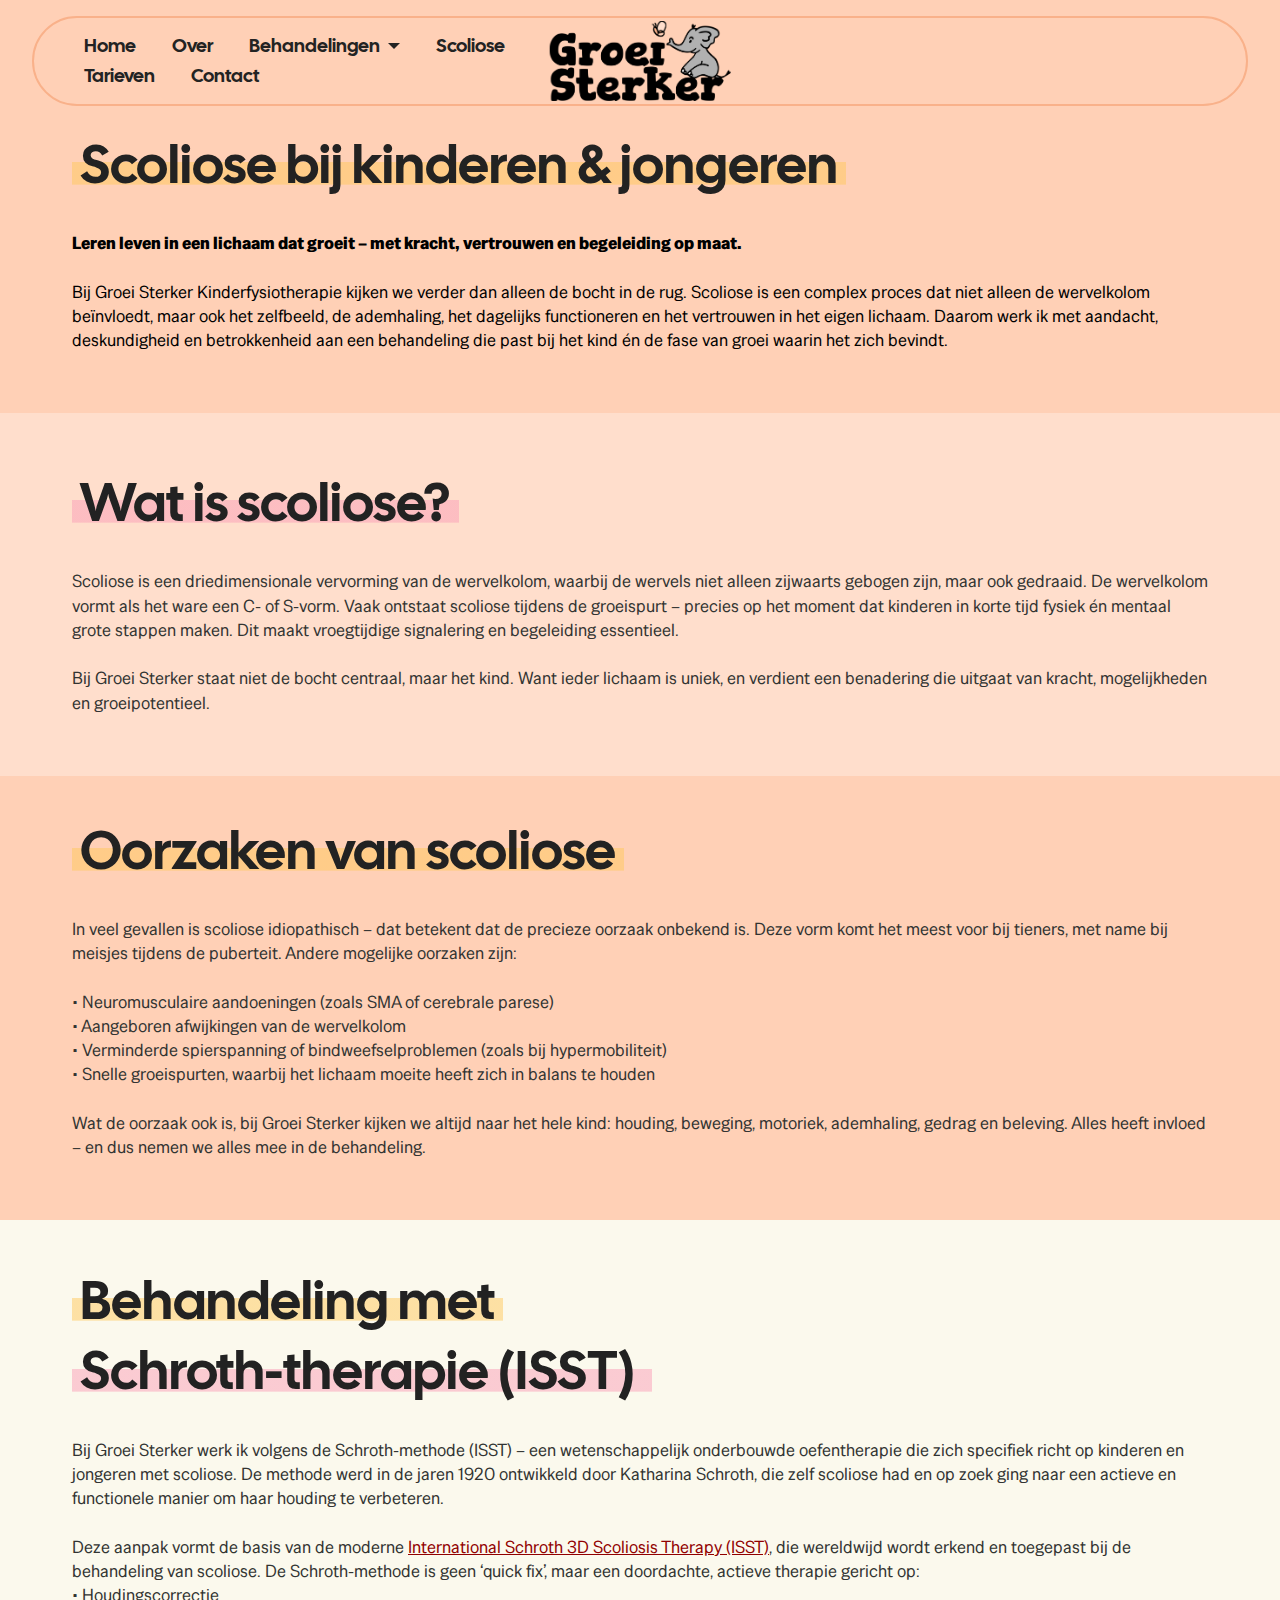
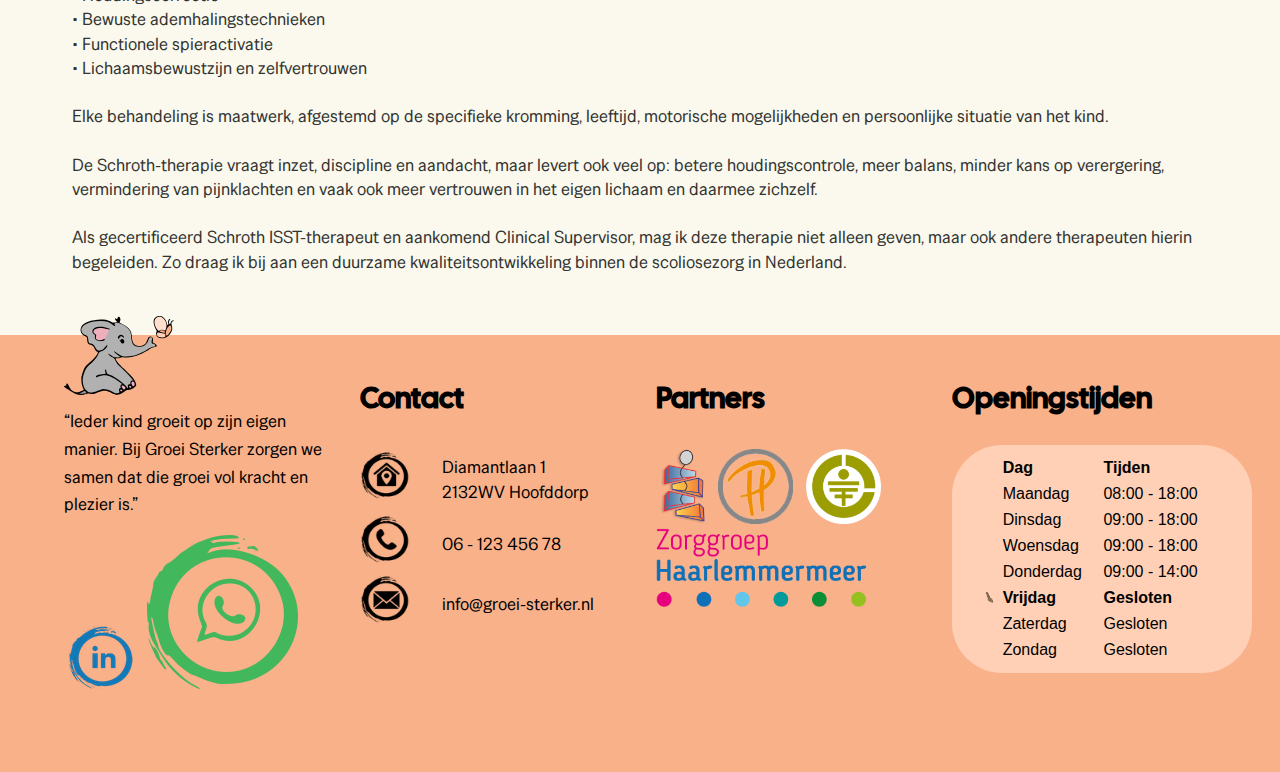
<file: scoliose.html>
<!DOCTYPE html>

<html>

<head>
    <meta charset="utf-8" />
    <meta content="IE=edge" http-equiv="X-UA-Compatible" />
    <meta content="width=device-width, initial-scale=1, minimum-scale=1" name="viewport" />
    <link href="assets/images/favicon.png-128x98.png" rel="shortcut icon" type="image/x-icon" />
    <meta content="" name="description" />
    <title>Scoliose | Groei Sterker Kinderfysiotherapie</title>
    <link href="assets/web/assets/mobirise-icons2/mobirise2.css" rel="stylesheet" />
    <link href="assets/web/assets/mobirise-icons-bold/mobirise-icons-bold.css" rel="stylesheet" />
    <link href="assets/bootstrap/css/bootstrap.min.css" rel="stylesheet" />
    <link href="assets/dropdown/css/style.css" rel="stylesheet" />
    <link href="assets/socicon/css/styles.css" rel="stylesheet" />
    <link href="assets/theme/css/style.css" rel="stylesheet" />
    <link as="style" href="https://fonts.googleapis.com/css?family=Cal+Sans:400&amp;display=swap"
        onload="this.onload=null;this.rel='stylesheet'" rel="preload" />
    <noscript>
        <link href="https://fonts.googleapis.com/css?family=Cal+Sans:400&amp;display=swap" rel="stylesheet" />
    </noscript>
    <link as="style" href="https://fonts.googleapis.com/css?family=Special+Gothic:400&amp;display=swap"
        onload="this.onload=null;this.rel='stylesheet'" rel="preload" />
    <noscript>
        <link href="https://fonts.googleapis.com/css?family=Special+Gothic:400&amp;display=swap" rel="stylesheet" />
    </noscript>
    <link as="style" href="assets/mobirise/css/mbr-additional.css?v=xxgPSc" rel="preload" />
    <link href="assets/mobirise/css/mbr-additional.css?v=xxgPSc" rel="stylesheet" type="text/css" />
    <link href="assets/css/custom.css" rel="stylesheet" />
</head>

<body class="custom-theme">
    <section class="menu menu1 plantm5 cid-uThSbHawYh" data-bs-version="5.1" id="menu01-4a" once="menu">
        <nav class="navbar navbar-dropdown navbar-fixed-top navbar-expand-lg">
            <div class="container-fluid">
                <div class="navbar-brand">
                    <span class="navbar-logo">
                        <a href="/">
                            <img alt="Groei Sterker Logo" src="assets/images/gs-logo.png-160x102.png"
                                style="height: 5rem;" />
                        </a>
                    </span>
                </div>
                <button aria-controls="navbarNavAltMarkup" aria-expanded="false" aria-label="Toggle navigation"
                    class="navbar-toggler" data-bs-target="#navbarSupportedContent" data-bs-toggle="collapse"
                    data-target="#navbarSupportedContent" data-toggle="collapse" type="button">
                    <div class="hamburger">
                        <span></span>
                        <span></span>
                        <span></span>
                        <span></span>
                    </div>
                </button>
                <div class="collapse navbar-collapse" id="navbarSupportedContent">
                    <ul class="navbar-nav nav-dropdown" data-app-modern-menu="true">
                        <li class="nav-item">
                            <a class="nav-link link text-black text-primary display-4" href="/">Home</a>
                        </li>
                        <li class="nav-item">
                            <a aria-expanded="false" class="nav-link link text-black text-primary display-4"
                                href="over.html">Over</a>
                        </li>
                        <li class="nav-item dropdown">
                            <a aria-expanded="false" class="nav-link link text-black dropdown-toggle display-4"
                                data-bs-auto-close="outside" data-bs-toggle="dropdown" data-toggle="dropdown-submenu"
                                href="#">Behandelingen</a>
                            <div aria-labelledby="dropdown-506" class="dropdown-menu"><a
                                    class="text-black dropdown-item text-primary display-4"
                                    href="kinderfysiotherapie.html">Kinderfysiotherapie</a><a
                                    class="text-black dropdown-item text-primary display-4"
                                    href="schroth-therapie.html">Schroth-Therapie</a><a
                                    class="text-black dropdown-item text-primary display-4"
                                    href="schroth-supervisor.html">Clinical Supervisor Schroth - ISST</a><a
                                    class="text-black dropdown-item text-primary display-4"
                                    href="ervaringen.html">Ervaringen</a></div>
                        </li>
                        <li class="nav-item">
                            <a class="nav-link link text-black text-primary display-4" href="scoliose.html">Scoliose</a>
                        </li>
                        <li class="nav-item"><a class="nav-link link text-black text-primary display-4"
                                href="tarieven.html">Tarieven</a></li>
                        </li>
                        <li class="nav-item"><a class="nav-link link text-black text-primary display-4"
                                href="contact.html">Contact</a></li>
                    </ul>
                    <!-- <div class="content-wrap">
<div class="navbar-buttons mbr-section-btn"><a class="btn btn-info display-4" href="contact.html">
<span class="mobi-mbri mobi-mbri-plus mbr-iconfont mbr-iconfont-btn"></span>Contact </a></div>
</div> -->
                </div>
            </div>
        </nav>
    </section>
    <section class="title2 kidsm4_title2 cid-uThPfaDgL8" data-bs-version="5.1" id="title2-3t">
        <div class="container-fluid">
            <div class="row">
                <div class="col-md-12 align-center">
                    <br />
                    <h3 class="mbr-section-subtitle mbr-fonts-style line-bg-primary display-2 yellow">Scoliose bij
                        kinderen &amp; jongeren</h3>
                    <p class="mbr-text mbr-fonts-style display-7"><strong>Leren leven in een lichaam dat groeit – met
                            kracht, vertrouwen en begeleiding op maat. </strong><br /><br />Bij Groei Sterker
                        Kinderfysiotherapie kijken we verder dan alleen de bocht in de rug. Scoliose is een complex
                        proces dat niet alleen de wervelkolom beïnvloedt, maar ook het zelfbeeld, de ademhaling, het
                        dagelijks functioneren en het vertrouwen in het eigen lichaam. Daarom werk ik met aandacht,
                        deskundigheid en betrokkenheid aan een behandeling die past bij het kind én de fase van groei
                        waarin het zich bevindt. </p>
                </div>
            </div>
        </div>
    </section>
    <section class="title2 kidsm4_title2 cid-uThPh1GucY" data-bs-version="5.1" id="title2-3u">
        <div class="container-fluid">
            <div class="row">
                <div class="col-md-12 align-center">
                    <br />
                    <h3 class="mbr-section-subtitle mbr-fonts-style line-bg-primary display-2 pink">Wat is scoliose?
                    </h3>
                    <p class="mbr-text mbr-fonts-style display-7">Scoliose is een driedimensionale vervorming van de
                        wervelkolom, waarbij de wervels niet alleen zijwaarts gebogen zijn, maar ook gedraaid. De
                        wervelkolom vormt als het ware een C- of S-vorm. Vaak ontstaat scoliose tijdens de groeispurt –
                        precies op het moment dat kinderen in korte tijd fysiek én mentaal grote stappen maken. Dit
                        maakt vroegtijdige signalering en begeleiding essentieel. <br /><br />Bij Groei Sterker staat
                        niet de bocht centraal, maar het kind. Want ieder lichaam is uniek, en verdient een benadering
                        die uitgaat van kracht, mogelijkheden en groeipotentieel. </p>
                </div>
            </div>
        </div>
    </section>
    <section class="title2 kidsm4_title2 cid-uThPitc9fX" data-bs-version="5.1" id="title2-3v">
        <div class="container-fluid">
            <div class="row">
                <div class="col-md-12 align-center">
                    <br />
                    <h3 class="mbr-section-subtitle mbr-fonts-style line-bg-primary display-2 yellow">Oorzaken van
                        scoliose</h3>
                    <p class="mbr-text mbr-fonts-style display-7">In veel gevallen is scoliose idiopathisch – dat
                        betekent dat de precieze oorzaak onbekend is. Deze vorm komt het meest voor bij tieners, met
                        name bij meisjes tijdens de puberteit. Andere mogelijke oorzaken zijn: <br /><br />•
                        Neuromusculaire aandoeningen (zoals SMA of cerebrale parese)<br />• Aangeboren afwijkingen van
                        de wervelkolom<br />• Verminderde spierspanning of bindweefselproblemen (zoals bij
                        hypermobiliteit) <br />• Snelle groeispurten, waarbij het lichaam moeite heeft zich in balans te
                        houden <br /><br />Wat de oorzaak ook is, bij Groei Sterker kijken we altijd naar het hele kind:
                        houding, beweging, motoriek, ademhaling, gedrag en beleving. Alles heeft invloed – en dus nemen
                        we alles mee in de behandeling. </p>
                </div>
            </div>
        </div>
    </section>
    <section class="title2 kidsm4_title2 cid-uThPjKxUsm" data-bs-version="5.1" id="title2-3w">
        <div class="container-fluid">
            <div class="row">
                <div class="col-md-12 align-center">
                    <h2 class="mbr-section-title mbr-fonts-style line-bg-warning display-2 yellow">Behandeling met</h2>
                    <br />
                    <h3 class="mbr-section-subtitle mbr-fonts-style line-bg-primary display-2 pink">Schroth-therapie
                        (ISST) </h3>
                    <p class="mbr-text mbr-fonts-style display-7">Bij Groei Sterker werk ik volgens de Schroth-methode
                        (ISST) – een wetenschappelijk onderbouwde oefentherapie die zich specifiek richt op kinderen en
                        jongeren met scoliose. De methode werd in de jaren 1920 ontwikkeld door Katharina Schroth, die
                        zelf scoliose had en op zoek ging naar een actieve en functionele manier om haar houding te
                        verbeteren.<br /><br />Deze aanpak vormt de basis van de moderne <a class="text-danger"
                            href="https://www.isstschrothmethod.com" target="_blank">International Schroth 3D Scoliosis
                            Therapy (ISST)</a>, die wereldwijd wordt erkend en toegepast bij de behandeling van
                        scoliose. De Schroth-methode is geen ‘quick fix’, maar een doordachte, actieve therapie gericht
                        op:<br />• Houdingscorrectie<br />• Bewuste ademhalingstechnieken<br />• Functionele
                        spieractivatie<br />• Lichaamsbewustzijn en zelfvertrouwen <br /><br />Elke behandeling is
                        maatwerk, afgestemd op de specifieke kromming, leeftijd, motorische mogelijkheden en
                        persoonlijke situatie van het kind. <br /><br />De Schroth-therapie vraagt inzet, discipline en
                        aandacht, maar levert ook veel op: betere houdingscontrole, meer balans, minder kans op
                        verergering, vermindering van pijnklachten en vaak ook meer vertrouwen in het eigen lichaam en
                        daarmee zichzelf.<br /><br />Als gecertificeerd Schroth ISST-therapeut en aankomend Clinical
                        Supervisor, mag ik deze therapie niet alleen geven, maar ook andere therapeuten hierin
                        begeleiden. Zo draag ik bij aan een duurzame kwaliteitsontwikkeling binnen de scoliosezorg in
                        Nederland.  </p>
                </div>
            </div>
        </div>
    </section>
    <div id="site-footer"></div>
    <script src="assets/js/include-footer.js" defer></script>
    <script src="assets/bootstrap/js/bootstrap.bundle.min.js" defer></script>
    <script src="assets/smoothscroll/smooth-scroll.js" defer></script>
    <script src="assets/ytplayer/index.js" defer></script>
    <script src="assets/dropdown/js/navbar-dropdown.js" defer></script>
    <script src="assets/theme/js/script.js" defer></script>
    <script src="assets/js/main.js" defer></script>
    <script src="assets/js/footer-extra.js" defer></script>
</body>

</html>
</file>
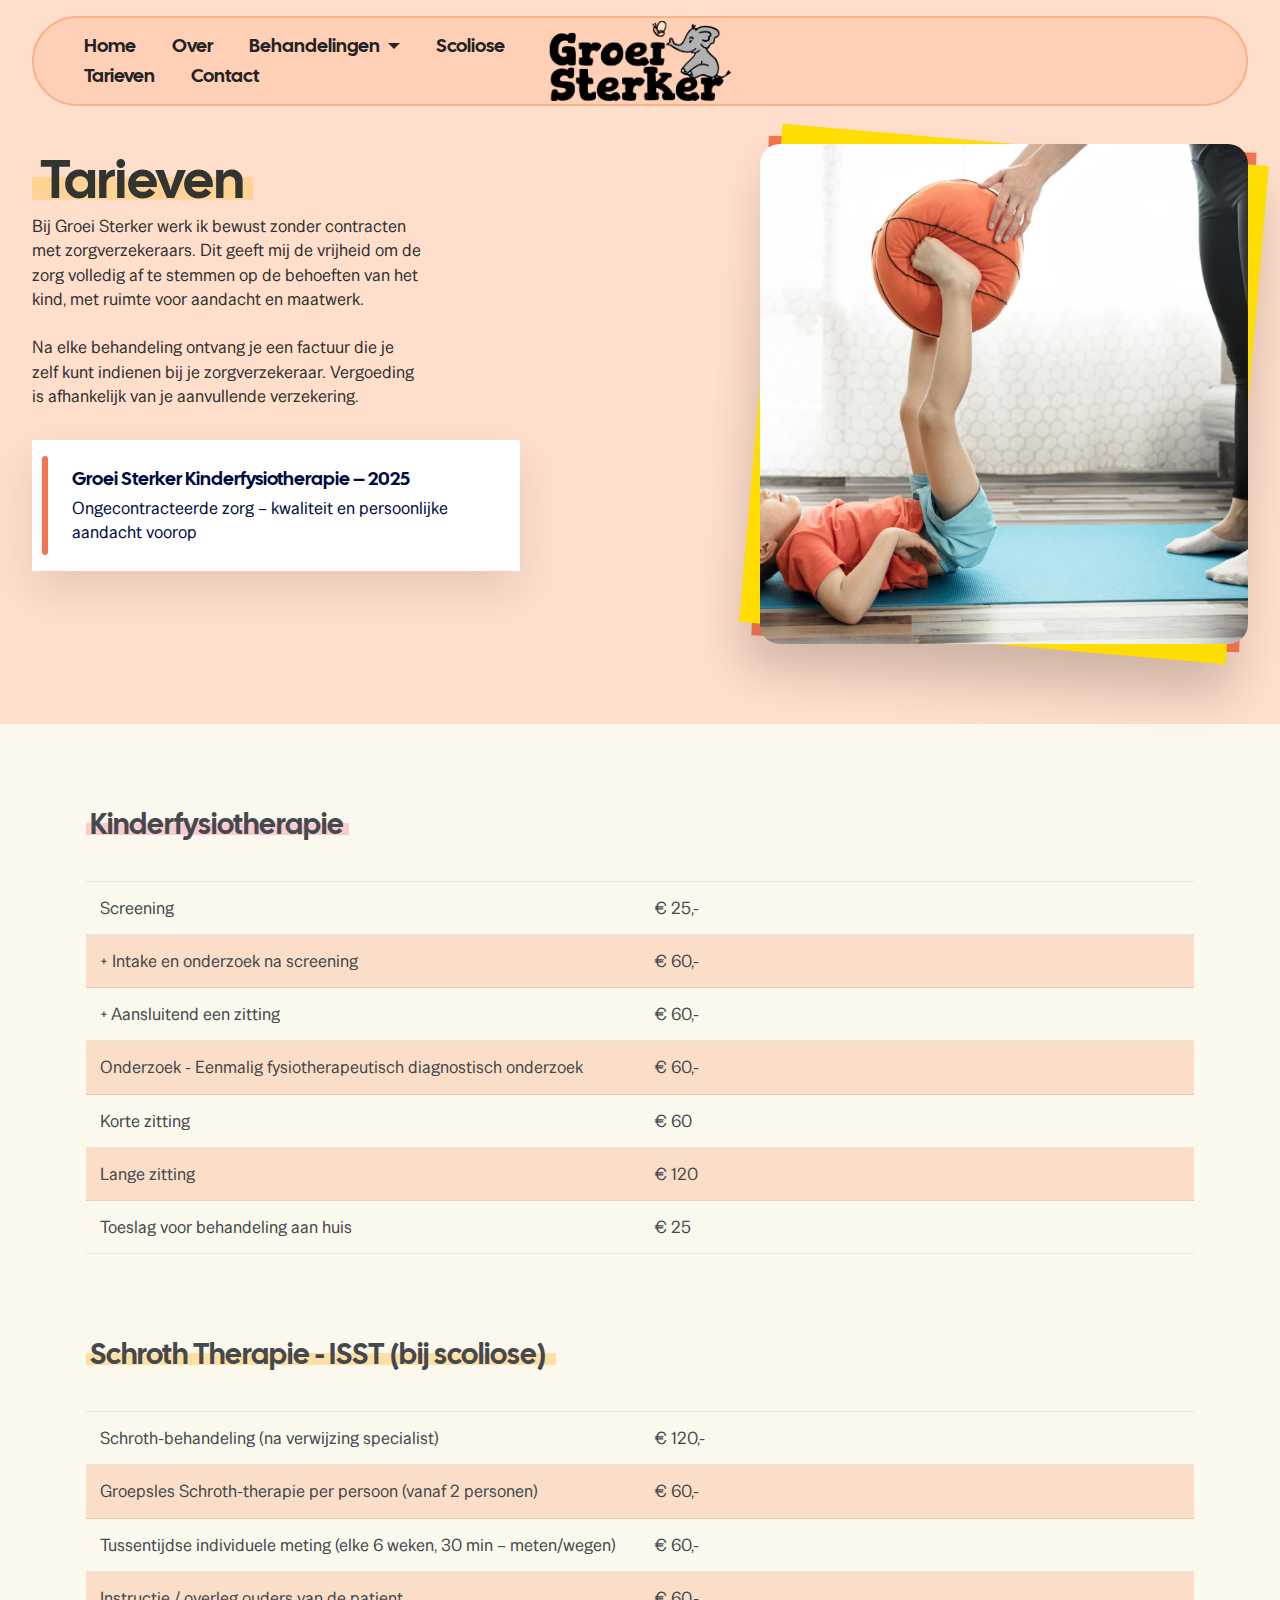
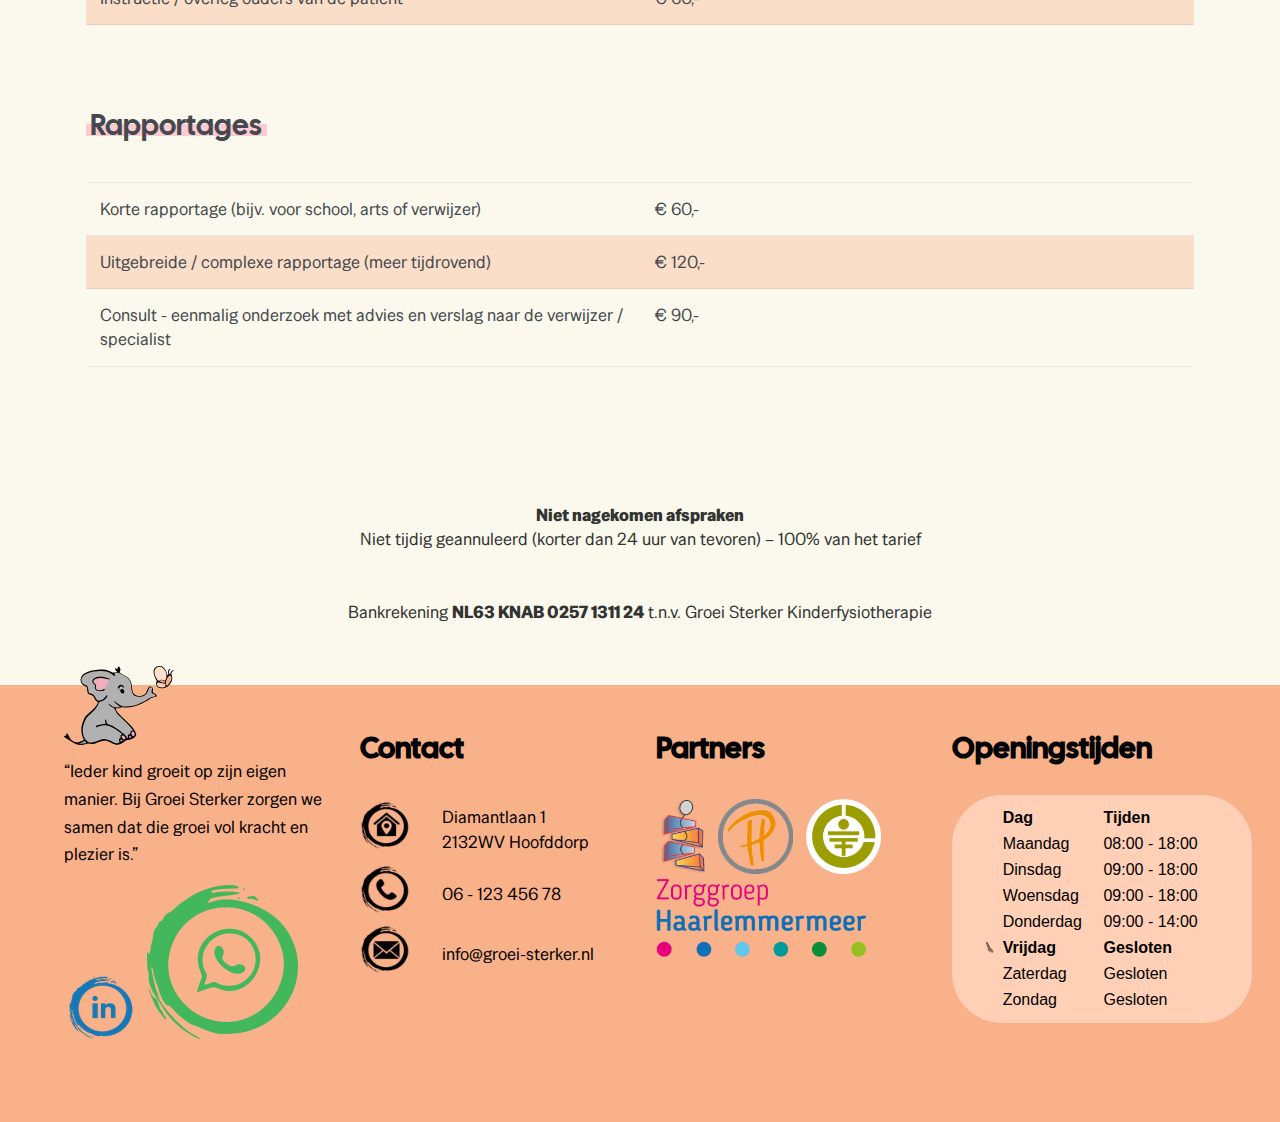
<file: tarieven.html>
<!DOCTYPE html>

<html>

<head>
    <meta charset="utf-8" />
    <meta content="IE=edge" http-equiv="X-UA-Compatible" />
    <meta content="width=device-width, initial-scale=1, minimum-scale=1" name="viewport" />
    <link href="assets/images/olifant_Fav.png" rel="shortcut icon" type="image/x-icon" />
    <meta content="" name="description" />
    <title>Tarieven | Groei Sterker Kinderfysiotherapie</title>
    <link href="assets/web/assets/mobirise-icons2/mobirise2.css" rel="stylesheet" />
    <link href="assets/web/assets/mobirise-icons-bold/mobirise-icons-bold.css" rel="stylesheet" />
    <link href="assets/bootstrap/css/bootstrap.min.css" rel="stylesheet" />
    <link href="assets/dropdown/css/style.css" rel="stylesheet" />
    <link href="assets/socicon/css/styles.css" rel="stylesheet" />
    <link href="assets/theme/css/style.css" rel="stylesheet" />
    <link as="style" href="https://fonts.googleapis.com/css?family=Cal+Sans:400&amp;display=swap"
        onload="this.onload=null;this.rel='stylesheet'" rel="preload" />
    <noscript>
        <link href="https://fonts.googleapis.com/css?family=Cal+Sans:400&amp;display=swap" rel="stylesheet" />
    </noscript>
    <link as="style" href="https://fonts.googleapis.com/css?family=Special+Gothic:400&amp;display=swap"
        onload="this.onload=null;this.rel='stylesheet'" rel="preload" />
    <noscript>
        <link href="https://fonts.googleapis.com/css?family=Special+Gothic:400&amp;display=swap" rel="stylesheet" />
    </noscript>
    <link as="style" href="assets/mobirise/css/mbr-additional.css?v=STxHcj" rel="preload" />
    <link href="assets/mobirise/css/mbr-additional.css?v=STxHcj" rel="stylesheet" type="text/css" />
    <link href="assets/css/custom.css" rel="stylesheet" />
    <link
        href="https://fonts.googleapis.com/css2?family=Imperial+Script&family=Cookie&family=League+Script&family=Passions+Conflict&family=Sofia&family=Tangerine:wght@400;700&display=swap"
        rel="stylesheet">
</head>

<body class="custom-theme">
    <section class="menu menu1 plantm5 cid-uThSbHawYh" data-bs-version="5.1" id="menu01-4a" once="menu">
        <nav class="navbar navbar-dropdown navbar-fixed-top navbar-expand-lg">
            <div class="container-fluid">
                <div class="navbar-brand">
                    <span class="navbar-logo">
                        <a href="/">
                            <img alt="Groei Sterker Logo" src="assets/images/gs-logo.png-160x102.png"
                                style="height: 5rem;" />
                        </a>
                    </span>
                </div>
                <button aria-controls="navbarNavAltMarkup" aria-expanded="false" aria-label="Toggle navigation"
                    class="navbar-toggler" data-bs-target="#navbarSupportedContent" data-bs-toggle="collapse"
                    data-target="#navbarSupportedContent" data-toggle="collapse" type="button">
                    <div class="hamburger">
                        <span></span>
                        <span></span>
                        <span></span>
                        <span></span>
                    </div>
                </button>
                <div class="collapse navbar-collapse" id="navbarSupportedContent">
                    <ul class="navbar-nav nav-dropdown" data-app-modern-menu="true">
                        <li class="nav-item">
                            <a class="nav-link link text-black text-primary display-4" href="/">Home</a>
                        </li>
                        <li class="nav-item">
                            <a aria-expanded="false" class="nav-link link text-black text-primary display-4"
                                href="over.html">Over</a>
                        </li>
                        <li class="nav-item dropdown">
                            <a aria-expanded="false" class="nav-link link text-black dropdown-toggle display-4"
                                data-bs-auto-close="outside" data-bs-toggle="dropdown" data-toggle="dropdown-submenu"
                                href="#">Behandelingen</a>
                            <div aria-labelledby="dropdown-506" class="dropdown-menu"><a
                                    class="text-black dropdown-item text-primary display-4"
                                    href="kinderfysiotherapie.html">Kinderfysiotherapie</a><a
                                    class="text-black dropdown-item text-primary display-4"
                                    href="schroth-therapie.html">Schroth-Therapie</a><a
                                    class="text-black dropdown-item text-primary display-4"
                                    href="schroth-supervisor.html">Clinical Supervisor Schroth - ISST</a><a
                                    class="text-black dropdown-item text-primary display-4"
                                    href="ervaringen.html">Ervaringen</a></div>
                        </li>
                        <li class="nav-item">
                            <a class="nav-link link text-black text-primary display-4" href="scoliose.html">Scoliose</a>
                        </li>
                        <li class="nav-item"><a class="nav-link link text-black text-primary display-4"
                                href="tarieven.html">Tarieven</a></li>
                        </li>
                        <li class="nav-item"><a class="nav-link link text-black text-primary display-4"
                                href="contact.html">Contact</a></li>
                    </ul>
                    <!-- <div class="content-wrap">
<div class="navbar-buttons mbr-section-btn"><a class="btn btn-info display-4" href="contact.html">
<span class="mobi-mbri mobi-mbri-plus mbr-iconfont mbr-iconfont-btn"></span>Contact </a></div>
</div> -->
                </div>
            </div>
        </nav>
    </section>
    <section class="header02 paintm5 cid-uThPVKwG6m" data-bs-version="5.1" id="header02-3z">
        <div class="container-fluid">
            <div class="row">
                <div class="col-12 col-lg-5">
                    <div class="content-wrapper">
                        <h2 class="mbr-section-title mbr-fonts-style display-2 yellow">
                            Tarieven</h2>
                        <div class="text-wrapper">
                            <p class="mbr-text mbr-fonts-style display-7">Bij Groei Sterker werk ik bewust zonder
                                contracten met zorgverzekeraars. Dit geeft mij de vrijheid om de zorg volledig af te
                                stemmen op de behoeften van het kind, met ruimte voor aandacht en
                                maatwerk.<br /><br />Na elke behandeling ontvang je een factuur die je zelf kunt
                                indienen bij je zorgverzekeraar. Vergoeding is afhankelijk van je aanvullende
                                verzekering.</p>
                        </div>
                        <div class="subtitle-wrapper">
                            <div class="subtitle-wrap">
                                <span class="line-wrap"></span>
                                <div class="text-wrap">
                                    <p class="mbr-section-subtitle mbr-fonts-style display-4">
                                        Groei Sterker Kinderfysiotherapie – 2025
                                    </p>
                                    <p class="mbr-desc mbr-fonts-style display-7">
                                        Ongecontracteerde zorg – kwaliteit en persoonlijke aandacht voorop
                                    </p>
                                </div>
                            </div>
                        </div>
                    </div>
                </div>
                <div class="col-12 col-lg-5">
                    <div class="image-wrapper">
                        <img alt="" src="assets/images/adorable-little-boy-training-with-mom-home.jpg-2000x1479.jpg" />
                    </div>
                </div>
            </div>
        </div>
    </section>
    <section class="pricing1 lodgem5 cid-uThQnKByoX" data-bs-version="5.1" id="apricing1-42">
        <div class="container">
            <div class="row">
                <div class="col-12">
                    <div class="mbr-section-head">
                        <h3 class="mbr-section-title mbr-fonts-style mb-0 display-5 pink">Kinderfysiotherapie</h3>
                    </div>
                    <div class="tabl-container">
                        <div class="tabl-item-row">
                            <div class="tabl-item-column">
                                <p class="card-title mbr-fonts-style mb-0 display-7">Screening</p>
                            </div>
                            <div class="tabl-item-column">
                                <p class="card-title mbr-fonts-style mb-0 display-7">€ 25,-</p>
                            </div>
                        </div>
                        <div class="tabl-item-row">
                            <div class="tabl-item-column">
                                <p class="card-text mbr-fonts-style mb-0 display-7">
                                    + Intake en onderzoek na screening
                                </p>
                            </div>
                            <div class="tabl-item-column">
                                <p class="card-text mbr-fonts-style mb-0 display-7">€ 60,-</p>
                            </div>
                        </div>
                        <div class="tabl-item-row">
                            <div class="tabl-item-column">
                                <p class="card-text mbr-fonts-style mb-0 display-7">
                                    + Aansluitend een zitting
                                </p>
                            </div>
                            <div class="tabl-item-column">
                                <p class="card-text mbr-fonts-style mb-0 display-7">€ 60,-</p>
                            </div>
                        </div>
                        <div class="tabl-item-row">
                            <div class="tabl-item-column">
                                <p class="card-text mbr-fonts-style mb-0 display-7">
                                    Onderzoek - Eenmalig fysiotherapeutisch diagnostisch onderzoek
                                </p>
                            </div>
                            <div class="tabl-item-column">
                                <p class="card-text mbr-fonts-style mb-0 display-7">€ 60,-</p>
                            </div>
                        </div>
                        <div class="tabl-item-row">
                            <div class="tabl-item-column">
                                <p class="card-text mbr-fonts-style mb-0 display-7">
                                    Korte zitting</p>
                            </div>
                            <div class="tabl-item-column">
                                <p class="card-text mbr-fonts-style mb-0 display-7">
                                    € 60
                                </p>
                            </div>
                        </div>
                        <div class="tabl-item-row">
                            <div class="tabl-item-column">
                                <p class="card-text mbr-fonts-style mb-0 display-7">
                                    Lange zitting
                                </p>
                            </div>
                            <div class="tabl-item-column">
                                <p class="card-text mbr-fonts-style mb-0 display-7">
                                    € 120
                                </p>
                            </div>
                        </div>
                        <div class="tabl-item-row">
                            <div class="tabl-item-column">
                                <p class="card-text mbr-fonts-style mb-0 display-7">
                                    Toeslag voor behandeling aan huis
                                </p>
                            </div>
                            <div class="tabl-item-column">
                                <p class="card-text mbr-fonts-style mb-0 display-7">
                                    € 25</p>
                            </div>
                        </div>
                    </div>
                </div>
            </div>
        </div>
    </section>
    <section class="pricing1 lodgem5 cid-uThUHjxzPP" data-bs-version="5.1" id="apricing1-4b">
        <div class="container">
            <div class="row">
                <div class="col-12">
                    <div class="mbr-section-head">
                        <h3 class="mbr-section-title mbr-fonts-style mb-0 display-5 yellow">Schroth Therapie - ISST (bij
                            scoliose) </h3>
                    </div>
                    <div class="tabl-container">
                        <div class="tabl-item-row">
                            <div class="tabl-item-column">
                                <p class="card-title mbr-fonts-style mb-0 display-7">Schroth-behandeling (na verwijzing
                                    specialist)</p>
                            </div>
                            <div class="tabl-item-column">
                                <p class="card-title mbr-fonts-style mb-0 display-7">€ 120,-</p>
                            </div>
                        </div>
                        <div class="tabl-item-row">
                            <div class="tabl-item-column">
                                <p class="card-text mbr-fonts-style mb-0 display-7">
                                    Groepsles Schroth-therapie per persoon (vanaf 2 personen)</p>
                            </div>
                            <div class="tabl-item-column">
                                <p class="card-text mbr-fonts-style mb-0 display-7">€ 60,-</p>
                            </div>
                        </div>
                        <div class="tabl-item-row">
                            <div class="tabl-item-column">
                                <p class="card-text mbr-fonts-style mb-0 display-7">
                                    Tussentijdse individuele meting (elke 6 weken, 30 min – meten/wegen)
                                </p>
                            </div>
                            <div class="tabl-item-column">
                                <p class="card-text mbr-fonts-style mb-0 display-7">€ 60,-</p>
                            </div>
                        </div>
                        <div class="tabl-item-row">
                            <div class="tabl-item-column">
                                <p class="card-text mbr-fonts-style mb-0 display-7">
                                    Instructie / overleg ouders van de patient
                                </p>
                            </div>
                            <div class="tabl-item-column">
                                <p class="card-text mbr-fonts-style mb-0 display-7">€ 60,-</p>
                            </div>
                        </div>
                    </div>
                </div>
            </div>
        </div>
    </section>
    <section class="pricing1 lodgem5 cid-uThV45IL0y" data-bs-version="5.1" id="apricing1-4c">
        <div class="container">
            <div class="row">
                <div class="col-12">
                    <div class="mbr-section-head">
                        <h3 class="mbr-section-title mbr-fonts-style mb-0 display-5 pink">Rapportages</h3>
                    </div>
                    <div class="tabl-container">
                        <div class="tabl-item-row">
                            <div class="tabl-item-column">
                                <p class="card-title mbr-fonts-style mb-0 display-7">Korte rapportage (bijv. voor
                                    school, arts of verwijzer)</p>
                            </div>
                            <div class="tabl-item-column">
                                <p class="card-title mbr-fonts-style mb-0 display-7">€ 60,-</p>
                            </div>
                        </div>
                        <div class="tabl-item-row">
                            <div class="tabl-item-column">
                                <p class="card-text mbr-fonts-style mb-0 display-7">
                                    Uitgebreide / complexe rapportage (meer tijdrovend)</p>
                            </div>
                            <div class="tabl-item-column">
                                <p class="card-text mbr-fonts-style mb-0 display-7">€ 120,-</p>
                            </div>
                        </div>
                        <div class="tabl-item-row">
                            <div class="tabl-item-column">
                                <p class="card-text mbr-fonts-style mb-0 display-7">
                                    Consult - eenmalig onderzoek met advies en verslag naar de verwijzer / specialist
                                </p>
                            </div>
                            <div class="tabl-item-column">
                                <p class="card-text mbr-fonts-style mb-0 display-7">€ 90,-</p>
                            </div>
                        </div>
                    </div>
                </div>
            </div>
        </div>
    </section>
    <section class="title2 kidsm4_title2 cid-uThQortux8" data-bs-version="5.1" id="title2-43">
        <div class="container-fluid">
            <div class="row">
                <div class="col-md-12 align-center">
                    <br />
                    <p class="mbr-text mbr-fonts-style display-7"><strong>Niet nagekomen afspraken</strong><br />Niet
                        tijdig geannuleerd (korter dan 24 uur van tevoren) – 100% van het tarief
                        <br /><br /><br />Bankrekening <strong>NL63 KNAB 0257 1311 24</strong> t.n.v. Groei Sterker
                        Kinderfysiotherapie
                    </p>
                </div>
            </div>
        </div>
    </section>
    <div id="site-footer"></div>
    <script src="assets/js/include-footer.js" defer></script>
    <script src="assets/bootstrap/js/bootstrap.bundle.min.js" defer></script>
    <script src="assets/smoothscroll/smooth-scroll.js" defer></script>
    <script src="assets/ytplayer/index.js" defer></script>
    <script src="assets/dropdown/js/navbar-dropdown.js" defer></script>
    <script src="assets/theme/js/script.js" defer></script>
    <script src="assets/js/main.js" defer></script>
    <script src="assets/js/footer-extra.js" defer></script>
</body>

</html>
</file>
<file: assets/web/assets/mobirise-icons2/mobirise2.css>
@font-face {
  font-family: 'Moririse2';
  font-display: swap;
  src:  url('mobirise2.eot?f2bix4');
  src:  url('mobirise2.eot?f2bix4#iefix') format('embedded-opentype'),
    url('mobirise2.ttf?f2bix4') format('truetype'),
    url('mobirise2.woff?f2bix4') format('woff'),
    url('mobirise2.svg?f2bix4#mobirise2') format('svg');
  font-weight: normal;
  font-style: normal;
}

[class^="mobi-"], [class*=" mobi-"] {
  /* use !important to prevent issues with browser extensions that change fonts */
  font-family: 'Moririse2' !important;
  speak: none;
  font-style: normal;
  font-weight: normal;
  font-variant: normal;
  text-transform: none;
  line-height: 1;

  /* Better Font Rendering =========== */
  -webkit-font-smoothing: antialiased;
  -moz-osx-font-smoothing: grayscale;
}

.mobi-mbri-add-submenu:before {
  content: "\e900";
}
.mobi-mbri-alert:before {
  content: "\e901";
}
.mobi-mbri-align-center:before {
  content: "\e902";
}
.mobi-mbri-align-justify:before {
  content: "\e903";
}
.mobi-mbri-align-left:before {
  content: "\e904";
}
.mobi-mbri-align-right:before {
  content: "\e905";
}
.mobi-mbri-android:before {
  content: "\e906";
}
.mobi-mbri-apple:before {
  content: "\e907";
}
.mobi-mbri-arrow-down:before {
  content: "\e908";
}
.mobi-mbri-arrow-next:before {
  content: "\e909";
}
.mobi-mbri-arrow-prev:before {
  content: "\e90a";
}
.mobi-mbri-arrow-up:before {
  content: "\e90b";
}
.mobi-mbri-bold:before {
  content: "\e90c";
}
.mobi-mbri-bookmark:before {
  content: "\e90d";
}
.mobi-mbri-bootstrap:before {
  content: "\e90e";
}
.mobi-mbri-briefcase:before {
  content: "\e90f";
}
.mobi-mbri-browse:before {
  content: "\e910";
}
.mobi-mbri-bulleted-list:before {
  content: "\e911";
}
.mobi-mbri-calendar:before {
  content: "\e912";
}
.mobi-mbri-camera:before {
  content: "\e913";
}
.mobi-mbri-cart-add:before {
  content: "\e914";
}
.mobi-mbri-cart-full:before {
  content: "\e915";
}
.mobi-mbri-cash:before {
  content: "\e916";
}
.mobi-mbri-change-style:before {
  content: "\e917";
}
.mobi-mbri-chat:before {
  content: "\e918";
}
.mobi-mbri-clock:before {
  content: "\e919";
}
.mobi-mbri-close:before {
  content: "\e91a";
}
.mobi-mbri-cloud:before {
  content: "\e91b";
}
.mobi-mbri-code:before {
  content: "\e91c";
}
.mobi-mbri-contact-form:before {
  content: "\e91d";
}
.mobi-mbri-credit-card:before {
  content: "\e91e";
}
.mobi-mbri-cursor-click:before {
  content: "\e91f";
}
.mobi-mbri-cust-feedback:before {
  content: "\e920";
}
.mobi-mbri-database:before {
  content: "\e921";
}
.mobi-mbri-delivery:before {
  content: "\e922";
}
.mobi-mbri-desktop:before {
  content: "\e923";
}
.mobi-mbri-devices:before {
  content: "\e924";
}
.mobi-mbri-down:before {
  content: "\e925";
}
.mobi-mbri-download-2:before {
  content: "\e926";
}
.mobi-mbri-download:before {
  content: "\e927";
}
.mobi-mbri-drag-n-drop-2:before {
  content: "\e928";
}
.mobi-mbri-drag-n-drop:before {
  content: "\e929";
}
.mobi-mbri-edit-2:before {
  content: "\e92a";
}
.mobi-mbri-edit:before {
  content: "\e92b";
}
.mobi-mbri-error:before {
  content: "\e92c";
}
.mobi-mbri-extension:before {
  content: "\e92d";
}
.mobi-mbri-features:before {
  content: "\e92e";
}
.mobi-mbri-file:before {
  content: "\e92f";
}
.mobi-mbri-flag:before {
  content: "\e930";
}
.mobi-mbri-folder:before {
  content: "\e931";
}
.mobi-mbri-gift:before {
  content: "\e932";
}
.mobi-mbri-github:before {
  content: "\e933";
}
.mobi-mbri-globe-2:before {
  content: "\e934";
}
.mobi-mbri-globe:before {
  content: "\e935";
}
.mobi-mbri-growing-chart:before {
  content: "\e936";
}
.mobi-mbri-hearth:before {
  content: "\e937";
}
.mobi-mbri-help:before {
  content: "\e938";
}
.mobi-mbri-home:before {
  content: "\e939";
}
.mobi-mbri-hot-cup:before {
  content: "\e93a";
}
.mobi-mbri-idea:before {
  content: "\e93b";
}
.mobi-mbri-image-gallery:before {
  content: "\e93c";
}
.mobi-mbri-image-slider:before {
  content: "\e93d";
}
.mobi-mbri-info:before {
  content: "\e93e";
}
.mobi-mbri-italic:before {
  content: "\e93f";
}
.mobi-mbri-key:before {
  content: "\e940";
}
.mobi-mbri-laptop:before {
  content: "\e941";
}
.mobi-mbri-layers:before {
  content: "\e942";
}
.mobi-mbri-left-right:before {
  content: "\e943";
}
.mobi-mbri-left:before {
  content: "\e944";
}
.mobi-mbri-letter:before {
  content: "\e945";
}
.mobi-mbri-like:before {
  content: "\e946";
}
.mobi-mbri-link:before {
  content: "\e947";
}
.mobi-mbri-lock:before {
  content: "\e948";
}
.mobi-mbri-login:before {
  content: "\e949";
}
.mobi-mbri-logout:before {
  content: "\e94a";
}
.mobi-mbri-magic-stick:before {
  content: "\e94b";
}
.mobi-mbri-map-pin:before {
  content: "\e94c";
}
.mobi-mbri-menu:before {
  content: "\e94d";
}
.mobi-mbri-mobile-2:before {
  content: "\e94e";
}
.mobi-mbri-mobile-horizontal:before {
  content: "\e94f";
}
.mobi-mbri-mobile:before {
  content: "\e950";
}
.mobi-mbri-mobirise:before {
  content: "\e951";
}
.mobi-mbri-more-horizontal:before {
  content: "\e952";
}
.mobi-mbri-more-vertical:before {
  content: "\e953";
}
.mobi-mbri-music:before {
  content: "\e954";
}
.mobi-mbri-new-file:before {
  content: "\e955";
}
.mobi-mbri-numbered-list:before {
  content: "\e956";
}
.mobi-mbri-opened-folder:before {
  content: "\e957";
}
.mobi-mbri-pages:before {
  content: "\e958";
}
.mobi-mbri-paper-plane:before {
  content: "\e959";
}
.mobi-mbri-paperclip:before {
  content: "\e95a";
}
.mobi-mbri-phone:before {
  content: "\e95b";
}
.mobi-mbri-photo:before {
  content: "\e95c";
}
.mobi-mbri-photos:before {
  content: "\e95d";
}
.mobi-mbri-pin:before {
  content: "\e95e";
}
.mobi-mbri-play:before {
  content: "\e95f";
}
.mobi-mbri-plus:before {
  content: "\e960";
}
.mobi-mbri-preview:before {
  content: "\e961";
}
.mobi-mbri-print:before {
  content: "\e962";
}
.mobi-mbri-protect:before {
  content: "\e963";
}
.mobi-mbri-question:before {
  content: "\e964";
}
.mobi-mbri-quote-left:before {
  content: "\e965";
}
.mobi-mbri-quote-right:before {
  content: "\e966";
}
.mobi-mbri-redo:before {
  content: "\e967";
}
.mobi-mbri-refresh:before {
  content: "\e968";
}
.mobi-mbri-responsive-2:before {
  content: "\e969";
}
.mobi-mbri-responsive:before {
  content: "\e96a";
}
.mobi-mbri-right:before {
  content: "\e96b";
}
.mobi-mbri-rocket:before {
  content: "\e96c";
}
.mobi-mbri-sad-face:before {
  content: "\e96d";
}
.mobi-mbri-sale:before {
  content: "\e96e";
}
.mobi-mbri-save:before {
  content: "\e96f";
}
.mobi-mbri-search:before {
  content: "\e970";
}
.mobi-mbri-setting-2:before {
  content: "\e971";
}
.mobi-mbri-setting-3:before {
  content: "\e972";
}
.mobi-mbri-setting:before {
  content: "\e973";
}
.mobi-mbri-share:before {
  content: "\e974";
}
.mobi-mbri-shopping-bag:before {
  content: "\e975";
}
.mobi-mbri-shopping-basket:before {
  content: "\e976";
}
.mobi-mbri-shopping-cart:before {
  content: "\e977";
}
.mobi-mbri-sites:before {
  content: "\e978";
}
.mobi-mbri-smile-face:before {
  content: "\e979";
}
.mobi-mbri-speed:before {
  content: "\e97a";
}
.mobi-mbri-star:before {
  content: "\e97b";
}
.mobi-mbri-success:before {
  content: "\e97c";
}
.mobi-mbri-sun:before {
  content: "\e97d";
}
.mobi-mbri-sun2:before {
  content: "\e97e";
}
.mobi-mbri-tablet-vertical:before {
  content: "\e97f";
}
.mobi-mbri-tablet:before {
  content: "\e980";
}
.mobi-mbri-target:before {
  content: "\e981";
}
.mobi-mbri-timer:before {
  content: "\e982";
}
.mobi-mbri-to-ftp:before {
  content: "\e983";
}
.mobi-mbri-to-local-drive:before {
  content: "\e984";
}
.mobi-mbri-touch-swipe:before {
  content: "\e985";
}
.mobi-mbri-touch:before {
  content: "\e986";
}
.mobi-mbri-trash:before {
  content: "\e987";
}
.mobi-mbri-underline:before {
  content: "\e988";
}
.mobi-mbri-undo:before {
  content: "\e989";
}
.mobi-mbri-unlink:before {
  content: "\e98a";
}
.mobi-mbri-unlock:before {
  content: "\e98b";
}
.mobi-mbri-up-down:before {
  content: "\e98c";
}
.mobi-mbri-up:before {
  content: "\e98d";
}
.mobi-mbri-update:before {
  content: "\e98e";
}
.mobi-mbri-upload-2:before {
  content: "\e98f";
}
.mobi-mbri-upload:before {
  content: "\e990";
}
.mobi-mbri-user-2:before {
  content: "\e991";
}
.mobi-mbri-user:before {
  content: "\e992";
}
.mobi-mbri-users:before {
  content: "\e993";
}
.mobi-mbri-video-play:before {
  content: "\e994";
}
.mobi-mbri-video:before {
  content: "\e995";
}
.mobi-mbri-watch:before {
  content: "\e996";
}
.mobi-mbri-website-theme-2:before {
  content: "\e997";
}
.mobi-mbri-website-theme:before {
  content: "\e998";
}
.mobi-mbri-wifi:before {
  content: "\e999";
}
.mobi-mbri-windows:before {
  content: "\e99a";
}
.mobi-mbri-zoom-in:before {
  content: "\e99b";
}
.mobi-mbri-zoom-out:before {
  content: "\e99c";
}
</file>
<file: assets/web/assets/mobirise-icons-bold/mobirise-icons-bold.css>
@font-face {
  font-family: 'mobirise-icons-bold';
  font-display: swap;
  src:  url('mobirise-icons-bold.eot?m1l4yr');
  src:  url('mobirise-icons-bold.eot?m1l4yr#iefix') format('embedded-opentype'),
    url('mobirise-icons-bold.ttf?m1l4yr') format('truetype'),
    url('mobirise-icons-bold.woff?m1l4yr') format('woff'),
    url('mobirise-icons-bold.svg?m1l4yr#mobirise-icons-bold') format('svg');
  font-weight: normal;
  font-style: normal;
}

[class^="mbrib-"], [class*="mbrib-"] {
  /* use !important to prevent issues with browser extensions that change fonts */
  font-family: 'mobirise-icons-bold' !important;
  speak: none;
  font-style: normal;
  font-weight: normal;
  font-variant: normal;
  text-transform: none;
  line-height: 1;

  /* Better Font Rendering =========== */
  -webkit-font-smoothing: antialiased;
  -moz-osx-font-smoothing: grayscale;
}

.mbrib-add-submenu:before {
  content: "\e900";
}
.mbrib-alert:before {
  content: "\e901";
}
.mbrib-align-center:before {
  content: "\e902";
}
.mbrib-align-justify:before {
  content: "\e903";
}
.mbrib-align-left:before {
  content: "\e904";
}
.mbrib-align-right:before {
  content: "\e905";
}
.mbrib-android:before {
  content: "\e906";
}
.mbrib-apple:before {
  content: "\e907";
}
.mbrib-arrow-down:before {
  content: "\e908";
}
.mbrib-arrow-next:before {
  content: "\e909";
}
.mbrib-arrow-prev:before {
  content: "\e90a";
}
.mbrib-arrow-up:before {
  content: "\e90b";
}
.mbrib-bold:before {
  content: "\e90c";
}
.mbrib-bookmark:before {
  content: "\e90d";
}
.mbrib-bootstrap:before {
  content: "\e90e";
}
.mbrib-briefcase:before {
  content: "\e90f";
}
.mbrib-browse:before {
  content: "\e910";
}
.mbrib-bulleted-list:before {
  content: "\e911";
}
.mbrib-calendar:before {
  content: "\e912";
}
.mbrib-camera:before {
  content: "\e913";
}
.mbrib-cart-add:before {
  content: "\e914";
}
.mbrib-cart-full:before {
  content: "\e915";
}
.mbrib-cash:before {
  content: "\e916";
}
.mbrib-change-style:before {
  content: "\e917";
}
.mbrib-chat:before {
  content: "\e918";
}
.mbrib-clock:before {
  content: "\e919";
}
.mbrib-close:before {
  content: "\e91a";
}
.mbrib-cloud:before {
  content: "\e91b";
}
.mbrib-code:before {
  content: "\e91c";
}
.mbrib-contact-form:before {
  content: "\e91d";
}
.mbrib-credit-card:before {
  content: "\e91e";
}
.mbrib-cursor-click:before {
  content: "\e91f";
}
.mbrib-cust-feedback:before {
  content: "\e920";
}
.mbrib-database:before {
  content: "\e921";
}
.mbrib-delivery:before {
  content: "\e922";
}
.mbrib-desktop:before {
  content: "\e923";
}
.mbrib-devices:before {
  content: "\e924";
}
.mbrib-down:before {
  content: "\e925";
}
.mbrib-download:before {
  content: "\e926";
}
.mbrib-drag-n-drop:before {
  content: "\e927";
}
.mbrib-drag-n-drop2:before {
  content: "\e928";
}
.mbrib-edit:before {
  content: "\e929";
}
.mbrib-edit2:before {
  content: "\e92a";
}
.mbrib-error:before {
  content: "\e92b";
}
.mbrib-extension:before {
  content: "\e92c";
}
.mbrib-features:before {
  content: "\e92d";
}
.mbrib-file:before {
  content: "\e92e";
}
.mbrib-flag:before {
  content: "\e92f";
}
.mbrib-folder:before {
  content: "\e930";
}
.mbrib-gift:before {
  content: "\e931";
}
.mbrib-github:before {
  content: "\e932";
}
.mbrib-globe-2:before {
  content: "\e933";
}
.mbrib-globe:before {
  content: "\e934";
}
.mbrib-growing-chart:before {
  content: "\e935";
}
.mbrib-hearth:before {
  content: "\e936";
}
.mbrib-help:before {
  content: "\e937";
}
.mbrib-home:before {
  content: "\e938";
}
.mbrib-hot-cup:before {
  content: "\e939";
}
.mbrib-idea:before {
  content: "\e93a";
}
.mbrib-image-gallery:before {
  content: "\e93b";
}
.mbrib-image-slider:before {
  content: "\e93c";
}
.mbrib-info:before {
  content: "\e93d";
}
.mbrib-italic:before {
  content: "\e93e";
}
.mbrib-key:before {
  content: "\e93f";
}
.mbrib-laptop:before {
  content: "\e940";
}
.mbrib-layers:before {
  content: "\e941";
}
.mbrib-left-right:before {
  content: "\e942";
}
.mbrib-left:before {
  content: "\e943";
}
.mbrib-letter:before {
  content: "\e944";
}
.mbrib-like:before {
  content: "\e945";
}
.mbrib-link:before {
  content: "\e946";
}
.mbrib-lock:before {
  content: "\e947";
}
.mbrib-login:before {
  content: "\e948";
}
.mbrib-logout:before {
  content: "\e949";
}
.mbrib-magic-stick:before {
  content: "\e94a";
}
.mbrib-map-pin:before {
  content: "\e94b";
}
.mbrib-menu:before {
  content: "\e94c";
}
.mbrib-mobile:before {
  content: "\e94d";
}
.mbrib-mobile2:before {
  content: "\e94e";
}
.mbrib-mobirise:before {
  content: "\e94f";
}
.mbrib-more-horizontal:before {
  content: "\e950";
}
.mbrib-more-vertical:before {
  content: "\e951";
}
.mbrib-music:before {
  content: "\e952";
}
.mbrib-new-file:before {
  content: "\e953";
}
.mbrib-numbered-list:before {
  content: "\e954";
}
.mbrib-opened-folder:before {
  content: "\e955";
}
.mbrib-pages:before {
  content: "\e956";
}
.mbrib-paper-plane:before {
  content: "\e957";
}
.mbrib-paperclip:before {
  content: "\e958";
}
.mbrib-photo:before {
  content: "\e959";
}
.mbrib-photos:before {
  content: "\e95a";
}
.mbrib-pin:before {
  content: "\e95b";
}
.mbrib-play:before {
  content: "\e95c";
}
.mbrib-plus:before {
  content: "\e95d";
}
.mbrib-preview:before {
  content: "\e95e";
}
.mbrib-print:before {
  content: "\e95f";
}
.mbrib-protect:before {
  content: "\e960";
}
.mbrib-question:before {
  content: "\e961";
}
.mbrib-quote-left:before {
  content: "\e962";
}
.mbrib-quote-right:before {
  content: "\e963";
}
.mbrib-redo:before {
  content: "\e964";
}
.mbrib-refresh:before {
  content: "\e965";
}
.mbrib-responsive:before {
  content: "\e966";
}
.mbrib-right:before {
  content: "\e967";
}
.mbrib-rocket:before {
  content: "\e968";
}
.mbrib-sad-face:before {
  content: "\e969";
}
.mbrib-sale:before {
  content: "\e96a";
}
.mbrib-save:before {
  content: "\e96b";
}
.mbrib-search:before {
  content: "\e96c";
}
.mbrib-setting:before {
  content: "\e96d";
}
.mbrib-setting2:before {
  content: "\e96e";
}
.mbrib-setting3:before {
  content: "\e96f";
}
.mbrib-share:before {
  content: "\e970";
}
.mbrib-shopping-bag:before {
  content: "\e971";
}
.mbrib-shopping-basket:before {
  content: "\e972";
}
.mbrib-shopping-cart:before {
  content: "\e973";
}
.mbrib-sites:before {
  content: "\e974";
}
.mbrib-smile-face:before {
  content: "\e975";
}
.mbrib-speed:before {
  content: "\e976";
}
.mbrib-star:before {
  content: "\e977";
}
.mbrib-success:before {
  content: "\e978";
}
.mbrib-sun:before {
  content: "\e979";
}
.mbrib-sun2:before {
  content: "\e97a";
}
.mbrib-tablet-vertical:before {
  content: "\e97b";
}
.mbrib-tablet:before {
  content: "\e97c";
}
.mbrib-target:before {
  content: "\e97d";
}
.mbrib-timer:before {
  content: "\e97e";
}
.mbrib-to-ftp:before {
  content: "\e97f";
}
.mbrib-to-local-drive:before {
  content: "\e980";
}
.mbrib-touch-swipe:before {
  content: "\e981";
}
.mbrib-touch:before {
  content: "\e982";
}
.mbrib-trash:before {
  content: "\e983";
}
.mbrib-underline:before {
  content: "\e984";
}
.mbrib-undo:before {
  content: "\e985";
}
.mbrib-unlink:before {
  content: "\e986";
}
.mbrib-unlock:before {
  content: "\e987";
}
.mbrib-up-down:before {
  content: "\e988";
}
.mbrib-up:before {
  content: "\e989";
}
.mbrib-update:before {
  content: "\e98a";
}
.mbrib-upload:before {
  content: "\e98b";
}
.mbrib-user:before {
  content: "\e98c";
}
.mbrib-user2:before {
  content: "\e98d";
}
.mbrib-users:before {
  content: "\e98e";
}
.mbrib-video-play:before {
  content: "\e98f";
}
.mbrib-video:before {
  content: "\e990";
}
.mbrib-watch:before {
  content: "\e991";
}
.mbrib-website-theme:before {
  content: "\e992";
}
.mbrib-wifi:before {
  content: "\e993";
}
.mbrib-windows:before {
  content: "\e994";
}
.mbrib-zoom-out:before {
  content: "\e995";
}
</file>
<file: assets/dropdown/css/style.css>
.navbar-dropdown {
  left: 0;
  padding: 0;
  position: absolute;
  right: 0;
  top: 0;
  transition: all 0.45s ease;
  z-index: 1030;
  background: #282828; }
  .navbar-dropdown .navbar-logo {
    margin-right: 0.8rem;
    transition: margin 0.3s ease-in-out;
    vertical-align: middle; }
    .navbar-dropdown .navbar-logo img {
      height: 3.125rem;
      transition: all 0.3s ease-in-out; }
    .navbar-dropdown .navbar-logo.mbr-iconfont {
      font-size: 3.125rem;
      line-height: 3.125rem; }
  .navbar-dropdown .navbar-caption {
    font-weight: 700;
    white-space: normal;
    vertical-align: -4px;
    line-height: 3.125rem !important; }
    .navbar-dropdown .navbar-caption, .navbar-dropdown .navbar-caption:hover {
      color: inherit;
      text-decoration: none; }
  .navbar-dropdown .mbr-iconfont + .navbar-caption {
    vertical-align: -1px; }
  .navbar-dropdown.navbar-fixed-top {
    position: fixed; }
  .navbar-dropdown .navbar-brand span {
    vertical-align: -4px; }
  .navbar-dropdown.bg-color.transparent {
    background: none; }
  .navbar-dropdown.navbar-short .navbar-brand {
    padding: 0.625rem 0; }
    .navbar-dropdown.navbar-short .navbar-brand span {
      vertical-align: -1px; }
  .navbar-dropdown.navbar-short .navbar-caption {
    line-height: 2.375rem !important;
    vertical-align: -2px; }
  .navbar-dropdown.navbar-short .navbar-logo {
    margin-right: 0.5rem; }
    .navbar-dropdown.navbar-short .navbar-logo img {
      height: 2.375rem; }
    .navbar-dropdown.navbar-short .navbar-logo.mbr-iconfont {
      font-size: 2.375rem;
      line-height: 2.375rem; }
  .navbar-dropdown.navbar-short .mbr-table-cell {
    height: 3.625rem; }
  .navbar-dropdown .navbar-close {
    left: 0.6875rem;
    position: fixed;
    top: 0.75rem;
    z-index: 1000; }
  .navbar-dropdown .hamburger-icon {
    content: "";
    display: inline-block;
    vertical-align: middle;
    width: 16px;
    -webkit-box-shadow: 0 -6px 0 1px #282828,0 0 0 1px #282828,0 6px 0 1px #282828;
    -moz-box-shadow: 0 -6px 0 1px #282828,0 0 0 1px #282828,0 6px 0 1px #282828;
    box-shadow: 0 -6px 0 1px #282828,0 0 0 1px #282828,0 6px 0 1px #282828; }

.dropdown-menu .dropdown-toggle[data-toggle="dropdown-submenu"]::after {
  border-bottom: 0.35em solid transparent;
  border-left: 0.35em solid;
  border-right: 0;
  border-top: 0.35em solid transparent;
  margin-left: 0.3rem; }

.dropdown-menu .dropdown-item:focus {
  outline: 0; }

.nav-dropdown {
  font-size: 0.75rem;
  font-weight: 500;
  height: auto !important; }
  .nav-dropdown .nav-btn {
    padding-left: 1rem; }
  .nav-dropdown .link {
    margin: .667em 1.667em;
    font-weight: 500;
    padding: 0;
    transition: color .2s ease-in-out; }
    .nav-dropdown .link.dropdown-toggle {
      margin-right: 2.583em; }
      .nav-dropdown .link.dropdown-toggle::after {
        margin-left: .25rem;
        border-top: 0.35em solid;
        border-right: 0.35em solid transparent;
        border-left: 0.35em solid transparent;
        border-bottom: 0; }
      .nav-dropdown .link.dropdown-toggle[aria-expanded="true"] {
        margin: 0;
        padding: 0.667em 3.263em  0.667em 1.667em; }
  .nav-dropdown .link::after,
  .nav-dropdown .dropdown-item::after {
    color: inherit; }
  .nav-dropdown .btn {
    font-size: 0.75rem;
    font-weight: 700;
    letter-spacing: 0;
    margin-bottom: 0;
    padding-left: 1.25rem;
    padding-right: 1.25rem; }
  .nav-dropdown .dropdown-menu {
    border-radius: 0;
    border: 0;
    left: 0;
    margin: 0;
    padding-bottom: 1.25rem;
    padding-top: 1.25rem;
    position: relative; }
  .nav-dropdown .dropdown-submenu {
    margin-left: 0.125rem;
    top: 0; }
  .nav-dropdown .dropdown-item {
    font-weight: 500;
    line-height: 2;
    padding: 0.3846em 4.615em 0.3846em 1.5385em;
    position: relative;
    transition: color .2s ease-in-out, background-color .2s ease-in-out; }
    .nav-dropdown .dropdown-item::after {
      margin-top: -0.3077em;
      position: absolute;
      right: 1.1538em;
      top: 50%; }
    .nav-dropdown .dropdown-item:focus, .nav-dropdown .dropdown-item:hover {
      background: none; }

@media (max-width: 767px) {
  .nav-dropdown.navbar-toggleable-sm {
    bottom: 0;
    display: none;
    left: 0;
    overflow-x: hidden;
    position: fixed;
    top: 0;
    transform: translateX(-100%);
    -ms-transform: translateX(-100%);
    -webkit-transform: translateX(-100%);
    width: 18.75rem;
    z-index: 999; } }
.nav-dropdown.navbar-toggleable-xl {
  bottom: 0;
  display: none;
  left: 0;
  overflow-x: hidden;
  position: fixed;
  top: 0;
  transform: translateX(-100%);
  -ms-transform: translateX(-100%);
  -webkit-transform: translateX(-100%);
  width: 18.75rem;
  z-index: 999; }

.nav-dropdown-sm {
  display: block !important;
  overflow-x: hidden;
  overflow: auto;
  padding-top: 3.875rem; }
  .nav-dropdown-sm::after {
    content: "";
    display: block;
    height: 3rem;
    width: 100%; }
  .nav-dropdown-sm.collapse.in ~ .navbar-close {
    display: block !important; }
  .nav-dropdown-sm.collapsing, .nav-dropdown-sm.collapse.in {
    transform: translateX(0);
    -ms-transform: translateX(0);
    -webkit-transform: translateX(0);
    transition: all 0.25s ease-out;
    -webkit-transition: all 0.25s ease-out;
    background: #282828; }
  .nav-dropdown-sm.collapsing[aria-expanded="false"] {
    transform: translateX(-100%);
    -ms-transform: translateX(-100%);
    -webkit-transform: translateX(-100%); }
  .nav-dropdown-sm .nav-item {
    display: block;
    margin-left: 0 !important;
    padding-left: 0; }
  .nav-dropdown-sm .link,
  .nav-dropdown-sm .dropdown-item {
    border-top: 1px dotted rgba(255, 255, 255, 0.1);
    font-size: 0.8125rem;
    line-height: 1.6;
    margin: 0 !important;
    padding: 0.875rem 2.4rem 0.875rem 1.5625rem !important;
    position: relative;
    white-space: normal; }
    .nav-dropdown-sm .link:focus, .nav-dropdown-sm .link:hover,
    .nav-dropdown-sm .dropdown-item:focus,
    .nav-dropdown-sm .dropdown-item:hover {
      background: rgba(0, 0, 0, 0.2) !important;
      color: #c0a375; }
  .nav-dropdown-sm .nav-btn {
    position: relative;
    padding: 1.5625rem 1.5625rem 0 1.5625rem; }
    .nav-dropdown-sm .nav-btn::before {
      border-top: 1px dotted rgba(255, 255, 255, 0.1);
      content: "";
      left: 0;
      position: absolute;
      top: 0;
      width: 100%; }
    .nav-dropdown-sm .nav-btn + .nav-btn {
      padding-top: 0.625rem; }
      .nav-dropdown-sm .nav-btn + .nav-btn::before {
        display: none; }
  .nav-dropdown-sm .btn {
    padding: 0.625rem 0; }
  .nav-dropdown-sm .dropdown-toggle[data-toggle="dropdown-submenu"]::after {
    margin-left: .25rem;
    border-top: 0.35em solid;
    border-right: 0.35em solid transparent;
    border-left: 0.35em solid transparent;
    border-bottom: 0; }
  .nav-dropdown-sm .dropdown-toggle[data-toggle="dropdown-submenu"][aria-expanded="true"]::after {
    border-top: 0;
    border-right: 0.35em solid transparent;
    border-left: 0.35em solid transparent;
    border-bottom: 0.35em solid; }
  .nav-dropdown-sm .dropdown-menu {
    margin: 0;
    padding: 0;
    position: relative;
    top: 0;
    left: 0;
    width: 100%;
    border: 0;
    float: none;
    border-radius: 0;
    background: none; }
  .nav-dropdown-sm .dropdown-submenu {
    left: 100%;
    margin-left: 0.125rem;
    margin-top: -1.25rem;
    top: 0; }

.navbar-toggleable-sm .nav-dropdown .dropdown-menu {
  position: absolute; }

.navbar-toggleable-sm .nav-dropdown .dropdown-submenu {
  left: 100%;
  margin-left: 0.125rem;
  margin-top: -1.25rem;
  top: 0; }

.navbar-toggleable-sm.opened .nav-dropdown .dropdown-menu {
  position: relative; }

.navbar-toggleable-sm.opened .nav-dropdown .dropdown-submenu {
  left: 0;
  margin-left: 00rem;
  margin-top: 0rem;
  top: 0; }

.is-builder .nav-dropdown.collapsing {
  transition: none !important; }
</file>
<file: assets/socicon/css/styles.css>
@charset "UTF-8";

@font-face {
  font-family: 'Socicon';
  src:  url('../fonts/socicon.eot');
  src:  url('../fonts/socicon.eot?#iefix') format('embedded-opentype'),
    url('../fonts/socicon.woff2') format('woff2'),
    url('../fonts/socicon.ttf') format('truetype'),
    url('../fonts/socicon.woff') format('woff'),
    url('../fonts/socicon.svg#socicon') format('svg');
  font-weight: normal;
  font-style: normal;
  font-display: swap;
}

[data-icon]:before {
  font-family: "socicon" !important;
  content: attr(data-icon);
  font-style: normal !important;
  font-weight: normal !important;
  font-variant: normal !important;
  text-transform: none !important;
  speak: none;
  line-height: 1;
  -webkit-font-smoothing: antialiased;
  -moz-osx-font-smoothing: grayscale;
}

[class^="socicon-"], [class*=" socicon-"] {
  /* use !important to prevent issues with browser extensions that change fonts */
  font-family: 'Socicon' !important;
  speak: none;
  font-style: normal;
  font-weight: normal;
  font-variant: normal;
  text-transform: none;
  line-height: 1;

  /* Better Font Rendering =========== */
  -webkit-font-smoothing: antialiased;
  -moz-osx-font-smoothing: grayscale;
}

.socicon-500px:before {
  content: "\e000";
}
.socicon-8tracks:before {
  content: "\e001";
}
.socicon-airbnb:before {
  content: "\e002";
}
.socicon-alliance:before {
  content: "\e003";
}
.socicon-amazon:before {
  content: "\e004";
}
.socicon-amplement:before {
  content: "\e005";
}
.socicon-android:before {
  content: "\e006";
}
.socicon-angellist:before {
  content: "\e007";
}
.socicon-apple:before {
  content: "\e008";
}
.socicon-appnet:before {
  content: "\e009";
}
.socicon-baidu:before {
  content: "\e00a";
}
.socicon-bandcamp:before {
  content: "\e00b";
}
.socicon-battlenet:before {
  content: "\e00c";
}
.socicon-mixer:before {
  content: "\e00d";
}
.socicon-bebee:before {
  content: "\e00e";
}
.socicon-bebo:before {
  content: "\e00f";
}
.socicon-behance:before {
  content: "\e010";
}
.socicon-blizzard:before {
  content: "\e011";
}
.socicon-blogger:before {
  content: "\e012";
}
.socicon-buffer:before {
  content: "\e013";
}
.socicon-chrome:before {
  content: "\e014";
}
.socicon-coderwall:before {
  content: "\e015";
}
.socicon-curse:before {
  content: "\e016";
}
.socicon-dailymotion:before {
  content: "\e017";
}
.socicon-deezer:before {
  content: "\e018";
}
.socicon-delicious:before {
  content: "\e019";
}
.socicon-deviantart:before {
  content: "\e01a";
}
.socicon-diablo:before {
  content: "\e01b";
}
.socicon-digg:before {
  content: "\e01c";
}
.socicon-discord:before {
  content: "\e01d";
}
.socicon-disqus:before {
  content: "\e01e";
}
.socicon-douban:before {
  content: "\e01f";
}
.socicon-draugiem:before {
  content: "\e020";
}
.socicon-dribbble:before {
  content: "\e021";
}
.socicon-drupal:before {
  content: "\e022";
}
.socicon-ebay:before {
  content: "\e023";
}
.socicon-ello:before {
  content: "\e024";
}
.socicon-endomodo:before {
  content: "\e025";
}
.socicon-envato:before {
  content: "\e026";
}
.socicon-etsy:before {
  content: "\e027";
}
.socicon-facebook:before {
  content: "\e028";
}
.socicon-feedburner:before {
  content: "\e029";
}
.socicon-filmweb:before {
  content: "\e02a";
}
.socicon-firefox:before {
  content: "\e02b";
}
.socicon-flattr:before {
  content: "\e02c";
}
.socicon-flickr:before {
  content: "\e02d";
}
.socicon-formulr:before {
  content: "\e02e";
}
.socicon-forrst:before {
  content: "\e02f";
}
.socicon-foursquare:before {
  content: "\e030";
}
.socicon-friendfeed:before {
  content: "\e031";
}
.socicon-github:before {
  content: "\e032";
}
.socicon-goodreads:before {
  content: "\e033";
}
.socicon-google:before {
  content: "\e034";
}
.socicon-googlescholar:before {
  content: "\e035";
}
.socicon-googlegroups:before {
  content: "\e036";
}
.socicon-googlephotos:before {
  content: "\e037";
}
.socicon-googleplus:before {
  content: "\e038";
}
.socicon-grooveshark:before {
  content: "\e039";
}
.socicon-hackerrank:before {
  content: "\e03a";
}
.socicon-hearthstone:before {
  content: "\e03b";
}
.socicon-hellocoton:before {
  content: "\e03c";
}
.socicon-heroes:before {
  content: "\e03d";
}
.socicon-smashcast:before {
  content: "\e03e";
}
.socicon-horde:before {
  content: "\e03f";
}
.socicon-houzz:before {
  content: "\e040";
}
.socicon-icq:before {
  content: "\e041";
}
.socicon-identica:before {
  content: "\e042";
}
.socicon-imdb:before {
  content: "\e043";
}
.socicon-instagram:before {
  content: "\e044";
}
.socicon-issuu:before {
  content: "\e045";
}
.socicon-istock:before {
  content: "\e046";
}
.socicon-itunes:before {
  content: "\e047";
}
.socicon-keybase:before {
  content: "\e048";
}
.socicon-lanyrd:before {
  content: "\e049";
}
.socicon-lastfm:before {
  content: "\e04a";
}
.socicon-line:before {
  content: "\e04b";
}
.socicon-linkedin:before {
  content: "\e04c";
}
.socicon-livejournal:before {
  content: "\e04d";
}
.socicon-lyft:before {
  content: "\e04e";
}
.socicon-macos:before {
  content: "\e04f";
}
.socicon-mail:before {
  content: "\e050";
}
.socicon-medium:before {
  content: "\e051";
}
.socicon-meetup:before {
  content: "\e052";
}
.socicon-mixcloud:before {
  content: "\e053";
}
.socicon-modelmayhem:before {
  content: "\e054";
}
.socicon-mumble:before {
  content: "\e055";
}
.socicon-myspace:before {
  content: "\e056";
}
.socicon-newsvine:before {
  content: "\e057";
}
.socicon-nintendo:before {
  content: "\e058";
}
.socicon-npm:before {
  content: "\e059";
}
.socicon-odnoklassniki:before {
  content: "\e05a";
}
.socicon-openid:before {
  content: "\e05b";
}
.socicon-opera:before {
  content: "\e05c";
}
.socicon-outlook:before {
  content: "\e05d";
}
.socicon-overwatch:before {
  content: "\e05e";
}
.socicon-patreon:before {
  content: "\e05f";
}
.socicon-paypal:before {
  content: "\e060";
}
.socicon-periscope:before {
  content: "\e061";
}
.socicon-persona:before {
  content: "\e062";
}
.socicon-pinterest:before {
  content: "\e063";
}
.socicon-play:before {
  content: "\e064";
}
.socicon-player:before {
  content: "\e065";
}
.socicon-playstation:before {
  content: "\e066";
}
.socicon-pocket:before {
  content: "\e067";
}
.socicon-qq:before {
  content: "\e068";
}
.socicon-quora:before {
  content: "\e069";
}
.socicon-raidcall:before {
  content: "\e06a";
}
.socicon-ravelry:before {
  content: "\e06b";
}
.socicon-reddit:before {
  content: "\e06c";
}
.socicon-renren:before {
  content: "\e06d";
}
.socicon-researchgate:before {
  content: "\e06e";
}
.socicon-residentadvisor:before {
  content: "\e06f";
}
.socicon-reverbnation:before {
  content: "\e070";
}
.socicon-rss:before {
  content: "\e071";
}
.socicon-sharethis:before {
  content: "\e072";
}
.socicon-skype:before {
  content: "\e073";
}
.socicon-slideshare:before {
  content: "\e074";
}
.socicon-smugmug:before {
  content: "\e075";
}
.socicon-snapchat:before {
  content: "\e076";
}
.socicon-songkick:before {
  content: "\e077";
}
.socicon-soundcloud:before {
  content: "\e078";
}
.socicon-spotify:before {
  content: "\e079";
}
.socicon-stackexchange:before {
  content: "\e07a";
}
.socicon-stackoverflow:before {
  content: "\e07b";
}
.socicon-starcraft:before {
  content: "\e07c";
}
.socicon-stayfriends:before {
  content: "\e07d";
}
.socicon-steam:before {
  content: "\e07e";
}
.socicon-storehouse:before {
  content: "\e07f";
}
.socicon-strava:before {
  content: "\e080";
}
.socicon-streamjar:before {
  content: "\e081";
}
.socicon-stumbleupon:before {
  content: "\e082";
}
.socicon-swarm:before {
  content: "\e083";
}
.socicon-teamspeak:before {
  content: "\e084";
}
.socicon-teamviewer:before {
  content: "\e085";
}
.socicon-technorati:before {
  content: "\e086";
}
.socicon-telegram:before {
  content: "\e087";
}
.socicon-tripadvisor:before {
  content: "\e088";
}
.socicon-tripit:before {
  content: "\e089";
}
.socicon-triplej:before {
  content: "\e08a";
}
.socicon-tumblr:before {
  content: "\e08b";
}
.socicon-twitch:before {
  content: "\e08c";
}
.socicon-twitter:before {
  content: "\e08d";
}
.socicon-uber:before {
  content: "\e08e";
}
.socicon-ventrilo:before {
  content: "\e08f";
}
.socicon-viadeo:before {
  content: "\e090";
}
.socicon-viber:before {
  content: "\e091";
}
.socicon-viewbug:before {
  content: "\e092";
}
.socicon-vimeo:before {
  content: "\e093";
}
.socicon-vine:before {
  content: "\e094";
}
.socicon-vkontakte:before {
  content: "\e095";
}
.socicon-warcraft:before {
  content: "\e096";
}
.socicon-wechat:before {
  content: "\e097";
}
.socicon-weibo:before {
  content: "\e098";
}
.socicon-whatsapp:before {
  content: "\e099";
}
.socicon-wikipedia:before {
  content: "\e09a";
}
.socicon-windows:before {
  content: "\e09b";
}
.socicon-wordpress:before {
  content: "\e09c";
}
.socicon-wykop:before {
  content: "\e09d";
}
.socicon-xbox:before {
  content: "\e09e";
}
.socicon-xing:before {
  content: "\e09f";
}
.socicon-yahoo:before {
  content: "\e0a0";
}
.socicon-yammer:before {
  content: "\e0a1";
}
.socicon-yandex:before {
  content: "\e0a2";
}
.socicon-yelp:before {
  content: "\e0a3";
}
.socicon-younow:before {
  content: "\e0a4";
}
.socicon-youtube:before {
  content: "\e0a5";
}
.socicon-zapier:before {
  content: "\e0a6";
}
.socicon-zerply:before {
  content: "\e0a7";
}
.socicon-zomato:before {
  content: "\e0a8";
}
.socicon-zynga:before {
  content: "\e0a9";
}
.socicon-bluesky:before {
  content: "\e0aa";
}
.socicon-threads:before {
  content: "\e0ab";
}
.socicon-spreadshirt:before {
  content: "\e901";
}
.socicon-gamejolt:before {
  content: "\e902";
}
.socicon-trello:before {
  content: "\e903";
}
.socicon-tunein:before {
  content: "\e904";
}
.socicon-bloglovin:before {
  content: "\e905";
}
.socicon-gamewisp:before {
  content: "\e906";
}
.socicon-messenger:before {
  content: "\e907";
}
.socicon-pandora:before {
  content: "\e908";
}
.socicon-augment:before {
  content: "\e909";
}
.socicon-bitbucket:before {
  content: "\e90a";
}
.socicon-fyuse:before {
  content: "\e90b";
}
.socicon-yt-gaming:before {
  content: "\e90c";
}
.socicon-sketchfab:before {
  content: "\e90d";
}
.socicon-mobcrush:before {
  content: "\e90e";
}
.socicon-microsoft:before {
  content: "\e90f";
}
.socicon-realtor:before {
  content: "\e910";
}
.socicon-tidal:before {
  content: "\e911";
}
.socicon-qobuz:before {
  content: "\e912";
}
.socicon-natgeo:before {
  content: "\e913";
}
.socicon-mastodon:before {
  content: "\e914";
}
.socicon-unsplash:before {
  content: "\e915";
}
.socicon-homeadvisor:before {
  content: "\e916";
}
.socicon-angieslist:before {
  content: "\e917";
}
.socicon-codepen:before {
  content: "\e918";
}
.socicon-slack:before {
  content: "\e919";
}
.socicon-openaigym:before {
  content: "\e91a";
}
.socicon-logmein:before {
  content: "\e91b";
}
.socicon-fiverr:before {
  content: "\e91c";
}
.socicon-gotomeeting:before {
  content: "\e91d";
}
.socicon-aliexpress:before {
  content: "\e91e";
}
.socicon-guru:before {
  content: "\e91f";
}
.socicon-appstore:before {
  content: "\e920";
}
.socicon-homes:before {
  content: "\e921";
}
.socicon-zoom:before {
  content: "\e922";
}
.socicon-alibaba:before {
  content: "\e923";
}
.socicon-craigslist:before {
  content: "\e924";
}
.socicon-wix:before {
  content: "\e925";
}
.socicon-redfin:before {
  content: "\e926";
}
.socicon-googlecalendar:before {
  content: "\e927";
}
.socicon-shopify:before {
  content: "\e928";
}
.socicon-freelancer:before {
  content: "\e929";
}
.socicon-seedrs:before {
  content: "\e92a";
}
.socicon-bing:before {
  content: "\e92b";
}
.socicon-doodle:before {
  content: "\e92c";
}
.socicon-bonanza:before {
  content: "\e92d";
}
.socicon-squarespace:before {
  content: "\e92e";
}
.socicon-toptal:before {
  content: "\e92f";
}
.socicon-gust:before {
  content: "\e930";
}
.socicon-ask:before {
  content: "\e931";
}
.socicon-trulia:before {
  content: "\e932";
}
.socicon-loomly:before {
  content: "\e933";
}
.socicon-ghost:before {
  content: "\e934";
}
.socicon-upwork:before {
  content: "\e935";
}
.socicon-fundable:before {
  content: "\e936";
}
.socicon-booking:before {
  content: "\e937";
}
.socicon-googlemaps:before {
  content: "\e938";
}
.socicon-zillow:before {
  content: "\e939";
}
.socicon-niconico:before {
  content: "\e93a";
}
.socicon-toneden:before {
  content: "\e93b";
}
.socicon-crunchbase:before {
  content: "\e93c";
}
.socicon-homefy:before {
  content: "\e93d";
}
.socicon-calendly:before {
  content: "\e93e";
}
.socicon-livemaster:before {
  content: "\e93f";
}
.socicon-udemy:before {
  content: "\e940";
}
.socicon-codered:before {
  content: "\e941";
}
.socicon-origin:before {
  content: "\e942";
}
.socicon-nextdoor:before {
  content: "\e943";
}
.socicon-portfolio:before {
  content: "\e944";
}
.socicon-instructables:before {
  content: "\e945";
}
.socicon-gitlab:before {
  content: "\e946";
}
.socicon-hackernews:before {
  content: "\e947";
}
.socicon-smashwords:before {
  content: "\e948";
}
.socicon-kobo:before {
  content: "\e949";
}
.socicon-bookbub:before {
  content: "\e94a";
}
.socicon-mailru:before {
  content: "\e94b";
}
.socicon-moddb:before {
  content: "\e94c";
}
.socicon-indiedb:before {
  content: "\e94d";
}
.socicon-traxsource:before {
  content: "\e94e";
}
.socicon-gamefor:before {
  content: "\e94f";
}
.socicon-pixiv:before {
  content: "\e950";
}
.socicon-myanimelist:before {
  content: "\e951";
}
.socicon-blackberry:before {
  content: "\e952";
}
.socicon-wickr:before {
  content: "\e953";
}
.socicon-spip:before {
  content: "\e954";
}
.socicon-napster:before {
  content: "\e955";
}
.socicon-beatport:before {
  content: "\e956";
}
.socicon-hackerone:before {
  content: "\e957";
}
.socicon-internet:before {
  content: "\e958";
}
.socicon-ubuntu:before {
  content: "\e959";
}
.socicon-artstation:before {
  content: "\e95a";
}
.socicon-invision:before {
  content: "\e95b";
}
.socicon-torial:before {
  content: "\e95c";
}
.socicon-collectorz:before {
  content: "\e95d";
}
.socicon-seenthis:before {
  content: "\e95e";
}
.socicon-googleplaymusic:before {
  content: "\e95f";
}
.socicon-debian:before {
  content: "\e960";
}
.socicon-filmfreeway:before {
  content: "\e961";
}
.socicon-gnome:before {
  content: "\e962";
}
.socicon-itchio:before {
  content: "\e963";
}
.socicon-jamendo:before {
  content: "\e964";
}
.socicon-mix:before {
  content: "\e965";
}
.socicon-sharepoint:before {
  content: "\e966";
}
.socicon-tinder:before {
  content: "\e967";
}
.socicon-windguru:before {
  content: "\e968";
}
.socicon-cdbaby:before {
  content: "\e969";
}
.socicon-elementaryos:before {
  content: "\e96a";
}
.socicon-stage32:before {
  content: "\e96b";
}
.socicon-tiktok:before {
  content: "\e96c";
}
.socicon-gitter:before {
  content: "\e96d";
}
.socicon-letterboxd:before {
  content: "\e96e";
}
.socicon-threema:before {
  content: "\e96f";
}
.socicon-splice:before {
  content: "\e970";
}
.socicon-metapop:before {
  content: "\e971";
}
.socicon-naver:before {
  content: "\e972";
}
.socicon-remote:before {
  content: "\e973";
}
.socicon-flipboard:before {
  content: "\e974";
}
.socicon-googlehangouts:before {
  content: "\e975";
}
.socicon-dlive:before {
  content: "\e976";
}
.socicon-vsco:before {
  content: "\e977";
}
.socicon-stitcher:before {
  content: "\e978";
}
.socicon-avvo:before {
  content: "\e979";
}
.socicon-redbubble:before {
  content: "\e97a";
}
.socicon-society6:before {
  content: "\e97b";
}
.socicon-zazzle:before {
  content: "\e97c";
}
.socicon-eitaa:before {
  content: "\e97d";
}
.socicon-soroush:before {
  content: "\e97e";
}
.socicon-bale:before {
  content: "\e97f";
}
</file>
<file: assets/theme/css/style.css>
@charset "UTF-8";
section {
  background-color: #ffffff;
}

body {
  font-style: normal;
  line-height: 1.5;
  font-weight: 400;
  color: #232323;
  position: relative;
}

button {
  background-color: transparent;
  border-color: transparent;
}

.embla__button,
.carousel-control {
  background-color: #edefea !important;
  opacity: 0.8 !important;
  color: #464845 !important;
  border-color: #edefea !important;
}

.carousel .close,
.modalWindow .close {
  background-color: #edefea !important;
  color: #464845 !important;
  border-color: #edefea !important;
  opacity: 0.8 !important;
}

.carousel .close:hover,
.modalWindow .close:hover {
  opacity: 1 !important;
}

.carousel-indicators li {
  background-color: #edefea !important;
  border: 2px solid #464845 !important;
}

.carousel-indicators li:hover,
.carousel-indicators li:active {
  opacity: 0.8 !important;
}

.embla__button:hover,
.carousel-control:hover {
  background-color: #edefea !important;
  opacity: 1 !important;
}

.modalWindow-video-container {
  height: 80%;
}

section,
.container,
.container-fluid {
  position: relative;
  word-wrap: break-word;
}

a.mbr-iconfont:hover {
  text-decoration: none;
}

.article .lead p,
.article .lead ul,
.article .lead ol,
.article .lead pre,
.article .lead blockquote {
  margin-bottom: 0;
}

a {
  font-style: normal;
  font-weight: 400;
  cursor: pointer;
}
a, a:hover {
  text-decoration: none;
}

.mbr-section-title {
  font-style: normal;
  line-height: 1.3;
}

.mbr-section-subtitle {
  line-height: 1.3;
}

.mbr-text {
  font-style: normal;
  line-height: 1.7;
}

h1,
h2,
h3,
h4,
h5,
h6,
.display-1,
.display-2,
.display-4,
.display-5,
.display-7,
span,
p,
a {
  line-height: 1;
  word-break: break-word;
  word-wrap: break-word;
  font-weight: 400;
}

b,
strong {
  font-weight: bold;
}

input:-webkit-autofill, input:-webkit-autofill:hover, input:-webkit-autofill:focus, input:-webkit-autofill:active {
  transition-delay: 9999s;
  -webkit-transition-property: background-color, color;
  transition-property: background-color, color;
}

textarea[type=hidden] {
  display: none;
}

section {
  background-position: 50% 50%;
  background-repeat: no-repeat;
  background-size: cover;
}
section .mbr-background-video,
section .mbr-background-video-preview {
  position: absolute;
  bottom: 0;
  left: 0;
  right: 0;
  top: 0;
}

.hidden {
  visibility: hidden;
}

.mbr-z-index20 {
  z-index: 20;
}

/*! Base colors */
.mbr-white {
  color: #ffffff;
}

.mbr-black {
  color: #111111;
}

.mbr-bg-white {
  background-color: #ffffff;
}

.mbr-bg-black {
  background-color: #000000;
}

/*! Text-aligns */
.align-left {
  text-align: left;
}

.align-center {
  text-align: center;
}

.align-right {
  text-align: right;
}

/*! Font-weight  */
.mbr-light {
  font-weight: 300;
}

.mbr-regular {
  font-weight: 400;
}

.mbr-semibold {
  font-weight: 500;
}

.mbr-bold {
  font-weight: 700;
}

/*! Media  */
.media-content {
  flex-basis: 100%;
}

.media-container-row {
  display: flex;
  flex-direction: row;
  flex-wrap: wrap;
  justify-content: center;
  align-content: center;
  align-items: start;
}
.media-container-row .media-size-item {
  width: 400px;
}

.media-container-column {
  display: flex;
  flex-direction: column;
  flex-wrap: wrap;
  justify-content: center;
  align-content: center;
  align-items: stretch;
}
.media-container-column > * {
  width: 100%;
}

@media (min-width: 992px) {
  .media-container-row {
    flex-wrap: nowrap;
  }
}
figure {
  margin-bottom: 0;
  overflow: hidden;
}

figure[mbr-media-size] {
  transition: width 0.1s;
}

img,
iframe {
  display: block;
  width: 100%;
}

.card {
  background-color: transparent;
  border: none;
}

.card-box {
  width: 100%;
}

.card-img {
  text-align: center;
  flex-shrink: 0;
  -webkit-flex-shrink: 0;
}

.media {
  max-width: 100%;
  margin: 0 auto;
}

.mbr-figure {
  align-self: center;
}

.media-container > div {
  max-width: 100%;
}

.mbr-figure img,
.card-img img {
  width: 100%;
}

@media (max-width: 991px) {
  .media-size-item {
    width: auto !important;
  }
  .media {
    width: auto;
  }
  .mbr-figure {
    width: 100% !important;
  }
}
/*! Buttons */
.mbr-section-btn {
  margin-left: -0.6rem;
  margin-right: -0.6rem;
  font-size: 0;
}

.btn {
  font-weight: 600;
  border-width: 1px;
  font-style: normal;
  margin: 0.6rem 0.6rem;
  white-space: normal;
  transition: all 0.2s ease-in-out;
  display: inline-flex;
  align-items: center;
  justify-content: center;
  word-break: break-word;
}

.btn-sm {
  font-weight: 600;
  letter-spacing: 0px;
  transition: all 0.3s ease-in-out;
}

.btn-md {
  font-weight: 600;
  letter-spacing: 0px;
  transition: all 0.3s ease-in-out;
}

.btn-lg {
  font-weight: 600;
  letter-spacing: 0px;
  transition: all 0.3s ease-in-out;
}

.btn-form {
  margin: 0;
}
.btn-form:hover {
  cursor: pointer;
}

nav .mbr-section-btn {
  margin-left: 0rem;
  margin-right: 0rem;
}

/*! Btn icon margin */
.btn .mbr-iconfont,
.btn.btn-sm .mbr-iconfont {
  order: 1;
  cursor: pointer;
  margin-left: 0.5rem;
  vertical-align: sub;
}

.btn.btn-md .mbr-iconfont,
.btn.btn-md .mbr-iconfont {
  margin-left: 0.8rem;
}

.mbr-regular {
  font-weight: 400;
}

.mbr-semibold {
  font-weight: 500;
}

.mbr-bold {
  font-weight: 700;
}

[type=submit] {
  -webkit-appearance: none;
}

/*! Full-screen */
.mbr-fullscreen .mbr-overlay {
  min-height: 100vh;
}

.mbr-fullscreen {
  display: flex;
  display: -moz-flex;
  display: -ms-flex;
  display: -o-flex;
  align-items: center;
  min-height: 100vh;
  padding-top: 3rem;
  padding-bottom: 3rem;
}

/*! Map */
.map {
  height: 25rem;
  position: relative;
}
.map iframe {
  width: 100%;
  height: 100%;
}

/*! Scroll to top arrow */
.mbr-arrow-up {
  bottom: 25px;
  right: 90px;
  position: fixed;
  text-align: right;
  z-index: 5000;
  color: #ffffff;
  font-size: 22px;
}

.mbr-arrow-up a {
  background: rgba(0, 0, 0, 0.2);
  border-radius: 50%;
  color: #fff;
  display: inline-block;
  height: 60px;
  width: 60px;
  border: 2px solid #fff;
  outline-style: none !important;
  position: relative;
  text-decoration: none;
  transition: all 0.3s ease-in-out;
  cursor: pointer;
  text-align: center;
}
.mbr-arrow-up a:hover {
  background-color: rgba(0, 0, 0, 0.4);
}
.mbr-arrow-up a i {
  line-height: 60px;
}

.mbr-arrow-up-icon {
  display: block;
  color: #fff;
}

.mbr-arrow-up-icon::before {
  content: "›";
  display: inline-block;
  font-family: serif;
  font-size: 22px;
  line-height: 1;
  font-style: normal;
  position: relative;
  top: 6px;
  left: -4px;
  transform: rotate(-90deg);
}

/*! Arrow Down */
.mbr-arrow {
  position: absolute;
  bottom: 45px;
  left: 50%;
  width: 60px;
  height: 60px;
  cursor: pointer;
  background-color: rgba(80, 80, 80, 0.5);
  border-radius: 50%;
  transform: translateX(-50%);
}
@media (max-width: 767px) {
  .mbr-arrow {
    display: none;
  }
}
.mbr-arrow > a {
  display: inline-block;
  text-decoration: none;
  outline-style: none;
  animation: arrowdown 1.7s ease-in-out infinite;
  color: #ffffff;
}
.mbr-arrow > a > i {
  position: absolute;
  top: -2px;
  left: 15px;
  font-size: 2rem;
}

#scrollToTop a i::before {
  content: "";
  position: absolute;
  display: block;
  border-bottom: 2.5px solid #fff;
  border-left: 2.5px solid #fff;
  width: 27.8%;
  height: 27.8%;
  left: 50%;
  top: 51%;
  transform: translateY(-30%) translateX(-50%) rotate(135deg);
}

@keyframes arrowdown {
  0% {
    transform: translateY(0px);
  }
  50% {
    transform: translateY(-5px);
  }
  100% {
    transform: translateY(0px);
  }
}
@media (max-width: 500px) {
  .mbr-arrow-up {
    left: 0;
    right: 0;
    text-align: center;
  }
}
/*Gradients animation*/
@keyframes gradient-animation {
  from {
    background-position: 0% 100%;
    animation-timing-function: ease-in-out;
  }
  to {
    background-position: 100% 0%;
    animation-timing-function: ease-in-out;
  }
}
.bg-gradient {
  background-size: 200% 200%;
  animation: gradient-animation 5s infinite alternate;
  -webkit-animation: gradient-animation 5s infinite alternate;
}

.menu .navbar-brand {
  display: -webkit-flex;
}
.menu .navbar-brand span {
  display: flex;
  display: -webkit-flex;
}
.menu .navbar-brand .navbar-caption-wrap {
  display: -webkit-flex;
}
.menu .navbar-brand .navbar-logo img {
  display: -webkit-flex;
  width: auto;
}
@media (min-width: 768px) and (max-width: 991px) {
  .menu .navbar-toggleable-sm .navbar-nav {
    display: -ms-flexbox;
  }
}
@media (max-width: 991px) {
  .menu .navbar-collapse {
    max-height: 93.5vh;
  }
  .menu .navbar-collapse.show {
    overflow: auto;
  }
}
@media (min-width: 992px) {
  .menu .navbar-nav.nav-dropdown {
    display: -webkit-flex;
  }
  .menu .navbar-toggleable-sm .navbar-collapse {
    display: -webkit-flex !important;
  }
  .menu .collapsed .navbar-collapse {
    max-height: 93.5vh;
  }
  .menu .collapsed .navbar-collapse.show {
    overflow: auto;
  }
}
@media (max-width: 767px) {
  .menu .navbar-collapse {
    max-height: 80vh;
  }
}

.nav-link .mbr-iconfont {
  margin-right: 0.5rem;
}

.navbar {
  display: -webkit-flex;
  -webkit-flex-wrap: wrap;
  -webkit-align-items: center;
  -webkit-justify-content: space-between;
}

.navbar-collapse {
  -webkit-flex-basis: 100%;
  -webkit-flex-grow: 1;
  -webkit-align-items: center;
}

.nav-dropdown .link {
  padding: 0.667em 1.667em !important;
  margin: 0 !important;
}

.nav {
  display: -webkit-flex;
  -webkit-flex-wrap: wrap;
}

.row {
  display: -webkit-flex;
  -webkit-flex-wrap: wrap;
}

.justify-content-center {
  -webkit-justify-content: center;
}

.form-inline {
  display: -webkit-flex;
}

.card-wrapper {
  -webkit-flex: 1;
}

.carousel-control {
  z-index: 10;
  display: -webkit-flex;
}

.carousel-controls {
  display: -webkit-flex;
}

.media {
  display: -webkit-flex;
}

.form-group:focus {
  outline: none;
}

.jq-selectbox__select {
  padding: 7px 0;
  position: relative;
}

.jq-selectbox__dropdown {
  overflow: hidden;
  border-radius: 10px;
  position: absolute;
  top: 100%;
  left: 0 !important;
  width: 100% !important;
}

.jq-selectbox__trigger-arrow {
  right: 0;
  transform: translateY(-50%);
}

.jq-selectbox li {
  padding: 1.07em 0.5em;
}

input[type=range] {
  padding-left: 0 !important;
  padding-right: 0 !important;
}

.modal-dialog,
.modal-content {
  height: 100%;
}

.modal-dialog .carousel-inner {
  height: calc(100vh - 1.75rem);
}
@media (max-width: 575px) {
  .modal-dialog .carousel-inner {
    height: calc(100vh - 1rem);
  }
}

.carousel-item {
  text-align: center;
}

.carousel-item img {
  margin: auto;
}

.navbar-toggler {
  align-self: flex-start;
  padding: 0.25rem 0.75rem;
  font-size: 1.25rem;
  line-height: 1;
  background: transparent;
  border: 1px solid transparent;
  border-radius: 0.25rem;
}

.navbar-toggler:focus,
.navbar-toggler:hover {
  text-decoration: none;
  box-shadow: none;
}

.navbar-toggler-icon {
  display: inline-block;
  width: 1.5em;
  height: 1.5em;
  vertical-align: middle;
  content: "";
  background: no-repeat center center;
  background-size: 100% 100%;
}

.navbar-toggler-left {
  position: absolute;
  left: 1rem;
}

.navbar-toggler-right {
  position: absolute;
  right: 1rem;
}

.card-img {
  width: auto;
}

.menu .navbar.collapsed:not(.beta-menu) {
  flex-direction: column;
}

.carousel-item.active,
.carousel-item-next,
.carousel-item-prev {
  display: flex;
}

.note-air-layout .dropup .dropdown-menu,
.note-air-layout .navbar-fixed-bottom .dropdown .dropdown-menu {
  bottom: initial !important;
}

html,
body {
  height: auto;
  min-height: 100vh;
}

.dropup .dropdown-toggle::after {
  display: none;
}

.form-asterisk {
  font-family: initial;
  position: absolute;
  top: -2px;
  font-weight: normal;
}

.form-control-label {
  position: relative;
  cursor: pointer;
  margin-bottom: 0.357em;
  padding: 0;
}

.alert {
  color: #ffffff;
  border-radius: 0;
  border: 0;
  font-size: 1.1rem;
  line-height: 1.5;
  margin-bottom: 1.875rem;
  padding: 1.25rem;
  position: relative;
  text-align: center;
}
.alert.alert-form::after {
  background-color: inherit;
  bottom: -7px;
  content: "";
  display: block;
  height: 14px;
  left: 50%;
  margin-left: -7px;
  position: absolute;
  transform: rotate(45deg);
  width: 14px;
}

.form-control {
  background-color: #ffffff;
  background-clip: border-box;
  color: #232323;
  line-height: 1rem !important;
  height: auto;
  padding: 1.2rem 2rem;
  transition: border-color 0.25s ease 0s;
  border: 1px solid transparent !important;
  border-radius: 4px;
  box-shadow: rgba(0, 0, 0, 0.07) 0px 1px 1px 0px, rgba(0, 0, 0, 0.07) 0px 1px 3px 0px, rgba(0, 0, 0, 0.03) 0px 0px 0px 1px;
}
.form-active .form-control:invalid {
  border-color: red;
}

.row > * {
  padding-right: 1rem;
  padding-left: 1rem;
}

form .row {
  margin-left: -0.6rem;
  margin-right: -0.6rem;
}
form .row [class*=col] {
  padding-left: 0.6rem;
  padding-right: 0.6rem;
}

form .mbr-section-btn {
  padding-left: 0.6rem;
  padding-right: 0.6rem;
}

form .form-check-input {
  margin-top: 0.5;
}

textarea.form-control {
  line-height: 1.5rem !important;
}

.form-group {
  margin-bottom: 1.2rem;
}

.form-control,
form .btn {
  min-height: 48px;
}

.gdpr-block label span.textGDPR input[name=gdpr] {
  top: 7px;
}

.form-control:focus {
  box-shadow: none;
}

:focus {
  outline: none;
}

.mbr-overlay {
  background-color: #000;
  bottom: 0;
  left: 0;
  opacity: 0.5;
  position: absolute;
  right: 0;
  top: 0;
  z-index: 0;
  pointer-events: none;
}

blockquote {
  font-style: italic;
  padding: 3rem;
  font-size: 1.09rem;
  position: relative;
  border-left: 3px solid;
}

ul,
ol,
pre,
blockquote {
  margin-bottom: 2.3125rem;
}

.mt-4 {
  margin-top: 2rem !important;
}

.mb-4 {
  margin-bottom: 2rem !important;
}

.container,
.container-fluid {
  padding-left: 16px;
  padding-right: 16px;
}

.row {
  margin-left: -16px;
  margin-right: -16px;
}
.row > [class*=col] {
  padding-left: 16px;
  padding-right: 16px;
}

@media (min-width: 992px) {
  .container-fluid {
    padding-left: 44px;
    padding-right: 44px;
  }
}

@media (max-width: 1440px) {
  .container-fluid {
    padding-left: 32px;
    padding-right: 32px;
  }
}

@media (max-width: 992px) {
  .container-fluid {
    padding-left: 20px;
    padding-right: 20px;
  }
}

@media (max-width: 992px) {
  .container {
    padding-left: 20px;
    padding-right: 20px;
  }
}

@media (max-width: 991px) {
  .mbr-container {
    padding-left: 16px;
    padding-right: 16px;
  }
}
.app-video-wrapper > img {
  opacity: 1;
}

.app-video-wrapper {
  background: transparent;
}

.item {
  position: relative;
}

.dropdown-menu .dropdown-menu {
  left: 100%;
}

.dropdown-item + .dropdown-menu {
  display: none;
}

.dropdown-item:hover + .dropdown-menu,
.dropdown-menu:hover {
  display: block;
}

@media (min-aspect-ratio: 16/9) {
  .mbr-video-foreground {
    height: 300% !important;
    top: -100% !important;
  }
}
@media (max-aspect-ratio: 16/9) {
  .mbr-video-foreground {
    width: 300% !important;
    left: -100% !important;
  }
}
</file>
<file: assets/mobirise/css/mbr-additional.css>
.btn {
  border-width: 2px;
}

.video-wrapper {
  overflow: hidden;
}

body {
  font-family: Cal Sans;
}

.display-1 {
  font-family: 'Cal Sans', sans-serif;
  font-size: 6.7rem;
  line-height: 1;
}

.display-1>.mbr-iconfont {
  font-size: 8.375rem;
}

.display-2 {
  font-family: 'Cal Sans', sans-serif;
  font-size: 3.9rem;
  line-height: 1.1;
}

.display-2>.mbr-iconfont {
  font-size: 4.875rem;
}

.display-4 {
  font-family: 'Cal Sans', sans-serif;
  font-size: 1.2rem;
  line-height: 1.5;
}

.display-4>.mbr-iconfont {
  font-size: 1.5rem;
}

.display-5 {
  font-family: 'Cal Sans', sans-serif;
  font-size: 2rem;
  line-height: 1;
}

.display-5>.mbr-iconfont {
  font-size: 2.5rem;
}

.display-7 {
  font-family: 'Special Gothic', sans-serif;
  font-size: 1.1rem;
  line-height: 1.3;
}

.display-7>.mbr-iconfont {
  font-size: 1.375rem;
}

/* ---- Fluid typography for mobile devices ---- */
/* 1.4 - font scale ratio ( bootstrap == 1.42857 ) */
/* 100vw - current viewport width */
/* (48 - 20)  48 == 48rem == 768px, 20 == 20rem == 320px(minimal supported viewport) */
/* 0.65 - min scale variable, may vary */
@media (max-width: 992px) {
  .display-1 {
    font-size: 5.36rem;
  }
}

@media (max-width: 768px) {
  .display-1 {
    font-size: 4.69rem;
    font-size: calc(2.995rem + (6.7 - 2.995) * ((100vw - 20rem) / (48 - 20)));
    line-height: calc(1.1 * (2.995rem + (6.7 - 2.995) * ((100vw - 20rem) / (48 - 20))));
  }

  .display-2 {
    font-size: 3.12rem;
    font-size: calc(2.0149999999999997rem + (3.9 - 2.0149999999999997) * ((100vw - 20rem) / (48 - 20)));
    line-height: calc(1.3 * (2.0149999999999997rem + (3.9 - 2.0149999999999997) * ((100vw - 20rem) / (48 - 20))));
  }

  .display-4 {
    font-size: 0.96rem;
    font-size: calc(1.07rem + (1.2 - 1.07) * ((100vw - 20rem) / (48 - 20)));
    line-height: calc(1.4 * (1.07rem + (1.2 - 1.07) * ((100vw - 20rem) / (48 - 20))));
  }

  .display-5 {
    font-size: 1.6rem;
    font-size: calc(1.35rem + (2 - 1.35) * ((100vw - 20rem) / (48 - 20)));
    line-height: calc(1.4 * (1.35rem + (2 - 1.35) * ((100vw - 20rem) / (48 - 20))));
  }

  .display-7 {
    font-size: 0.88rem;
    font-size: calc(1.0350000000000001rem + (1.1 - 1.0350000000000001) * ((100vw - 20rem) / (48 - 20)));
    line-height: calc(1.4 * (1.0350000000000001rem + (1.1 - 1.0350000000000001) * ((100vw - 20rem) / (48 - 20))));
  }
}

@media (min-width: 992px) and (max-width: 1400px) {
  .display-1 {
    font-size: 4.69rem;
    font-size: calc(2.995rem + (6.7 - 2.995) * ((100vw - 62rem) / (87 - 62)));
    line-height: calc(1.1 * (2.995rem + (6.7 - 2.995) * ((100vw - 62rem) / (87 - 62))));
  }

  .display-2 {
    font-size: 3.12rem;
    font-size: calc(2.0149999999999997rem + (3.9 - 2.0149999999999997) * ((100vw - 62rem) / (87 - 62)));
    line-height: calc(1.3 * (2.0149999999999997rem + (3.9 - 2.0149999999999997) * ((100vw - 62rem) / (87 - 62))));
  }

  .display-4 {
    font-size: 0.96rem;
    font-size: calc(1.07rem + (1.2 - 1.07) * ((100vw - 62rem) / (87 - 62)));
    line-height: calc(1.4 * (1.07rem + (1.2 - 1.07) * ((100vw - 62rem) / (87 - 62))));
  }

  .display-5 {
    font-size: 1.6rem;
    font-size: calc(1.35rem + (2 - 1.35) * ((100vw - 62rem) / (87 - 62)));
    line-height: calc(1.4 * (1.35rem + (2 - 1.35) * ((100vw - 62rem) / (87 - 62))));
  }

  .display-7 {
    font-size: 0.88rem;
    font-size: calc(1.0350000000000001rem + (1.1 - 1.0350000000000001) * ((100vw - 62rem) / (87 - 62)));
    line-height: calc(1.4 * (1.0350000000000001rem + (1.1 - 1.0350000000000001) * ((100vw - 62rem) / (87 - 62))));
  }
}

/* Buttons */
.btn {
  padding: 1.25rem 2rem;
  border-radius: 4px;
  padding: 0.75rem 1.5rem;
}

.btn-sm {
  padding: 0.6rem 1.2rem;
  border-radius: 4px;
}

.btn-md {
  padding: 0.6rem 1.2rem;
  border-radius: 4px;
}

.btn-lg {
  padding: 1.25rem 2rem;
  border-radius: 4px;
}

.bg-primary {
  background-color: #ffd0b6 !important;
}

.bg-success {
  background-color: #ffffff !important;
}

.bg-info {
  background-color: #ffd0b6 !important;
}

.bg-warning {
  background-color: #0766ff !important;
}

.bg-danger {
  background-color: #910000 !important;
}

.btn-primary .mbr-iconfont {
  color: #ff8e50;
  background-color: #ffffff;
}

.btn-primary,
.btn-primary:active {
  background-color: #ffd0b6 !important;
  border-color: #ffd0b6 !important;
  color: #b64100 !important;
  box-shadow: none;
}

.btn-primary:hover,
.btn-primary:focus,
.btn-primary.focus,
.btn-primary.active {
  color: inherit;
  background-color: #fff1e9 !important;
  border-color: #fff1e9 !important;
  box-shadow: none;
}

.btn-primary.disabled,
.btn-primary:disabled {
  color: #b64100 !important;
  background-color: #fff1e9 !important;
  border-color: #fff1e9 !important;
}

.btn-secondary .mbr-iconfont {
  color: #ff6c1b;
  background-color: #ffffff;
}

.btn-secondary,
.btn-secondary:active {
  background-color: #ffae81 !important;
  border-color: #ffae81 !important;
  color: #ffffff !important;
  box-shadow: none;
}

.btn-secondary:hover,
.btn-secondary:focus,
.btn-secondary.focus,
.btn-secondary.active {
  color: inherit;
  background-color: #ffcfb4 !important;
  border-color: #ffcfb4 !important;
  box-shadow: none;
}

.btn-secondary.disabled,
.btn-secondary:disabled {
  color: #ffffff !important;
  background-color: #ffcfb4 !important;
  border-color: #ffcfb4 !important;
}

.btn-info .mbr-iconfont {
  color: #ff8e50;
  background-color: #ffffff;
}

.btn-info,
.btn-info:active {
  background-color: #ffd0b6 !important;
  border-color: #ffd0b6 !important;
  color: #b64100 !important;
  box-shadow: none;
}

.btn-info:hover,
.btn-info:focus,
.btn-info.focus,
.btn-info.active {
  color: inherit;
  background-color: #fff1e9 !important;
  border-color: #fff1e9 !important;
  box-shadow: none;
}

.btn-info.disabled,
.btn-info:disabled {
  color: #b64100 !important;
  background-color: #fff1e9 !important;
  border-color: #fff1e9 !important;
}

.btn-success .mbr-iconfont {
  color: #cccccc;
  background-color: #ffffff;
}

.btn-success,
.btn-success:active {
  background-color: #ffffff !important;
  border-color: #ffffff !important;
  color: #808080 !important;
  box-shadow: none;
}

.btn-success:hover,
.btn-success:focus,
.btn-success.focus,
.btn-success.active {
  color: inherit;
  background-color: #ffffff !important;
  border-color: #ffffff !important;
  box-shadow: none;
}

.btn-success.disabled,
.btn-success:disabled {
  color: #808080 !important;
  background-color: #ffffff !important;
  border-color: #ffffff !important;
}

.btn-warning .mbr-iconfont {
  color: #003da0;
  background-color: #ffffff;
}

.btn-warning,
.btn-warning:active {
  background-color: #0766ff !important;
  border-color: #0766ff !important;
  color: #ffffff !important;
  box-shadow: none;
}

.btn-warning:hover,
.btn-warning:focus,
.btn-warning.focus,
.btn-warning.active {
  color: inherit;
  background-color: #3a85ff !important;
  border-color: #3a85ff !important;
  box-shadow: none;
}

.btn-warning.disabled,
.btn-warning:disabled {
  color: #ffffff !important;
  background-color: #3a85ff !important;
  border-color: #3a85ff !important;
}

.btn-danger .mbr-iconfont {
  color: #2b0000;
  background-color: #ffffff;
}

.btn-danger,
.btn-danger:active {
  background-color: #910000 !important;
  border-color: #910000 !important;
  color: #ffffff !important;
  box-shadow: none;
}

.btn-danger:hover,
.btn-danger:focus,
.btn-danger.focus,
.btn-danger.active {
  color: inherit;
  background-color: #c40000 !important;
  border-color: #c40000 !important;
  box-shadow: none;
}

.btn-danger.disabled,
.btn-danger:disabled {
  color: #ffffff !important;
  background-color: #c40000 !important;
  border-color: #c40000 !important;
}

.btn-white .mbr-iconfont {
  color: #bfc3b3;
  background-color: #ffffff;
}

.btn-white,
.btn-white:active {
  background-color: #eff0ec !important;
  border-color: #eff0ec !important;
  color: #757b62 !important;
  box-shadow: none;
}

.btn-white:hover,
.btn-white:focus,
.btn-white.focus,
.btn-white.active {
  color: inherit;
  background-color: #ffffff !important;
  border-color: #ffffff !important;
  box-shadow: none;
}

.btn-white.disabled,
.btn-white:disabled {
  color: #757b62 !important;
  background-color: #ffffff !important;
  border-color: #ffffff !important;
}

.btn-black .mbr-iconfont {
  color: #000000;
  background-color: #ffffff;
}

.btn-black,
.btn-black:active {
  background-color: #232323 !important;
  border-color: #232323 !important;
  color: #ffffff !important;
  box-shadow: none;
}

.btn-black:hover,
.btn-black:focus,
.btn-black.focus,
.btn-black.active {
  color: inherit;
  background-color: #3d3d3d !important;
  border-color: #3d3d3d !important;
  box-shadow: none;
}

.btn-black.disabled,
.btn-black:disabled {
  color: #ffffff !important;
  background-color: #3d3d3d !important;
  border-color: #3d3d3d !important;
}

.btn-primary-outline .mbr-iconfont {
  border: 2px solid #ffd0b6;
}

.btn-primary-outline,
.btn-primary-outline:active {
  background-color: transparent !important;
  border-color: #ffd0b6;
  color: #ffd0b6;
}

.btn-primary-outline:hover,
.btn-primary-outline:focus,
.btn-primary-outline.focus,
.btn-primary-outline.active {
  color: #ff985f !important;
  background-color: transparent !important;
  border-color: #ff985f !important;
  box-shadow: none !important;
}

.btn-primary-outline:hover .mbr-iconfont,
.btn-primary-outline:focus .mbr-iconfont,
.btn-primary-outline.focus .mbr-iconfont,
.btn-primary-outline.active .mbr-iconfont {
  border: 2px solid #ff985f;
}

.btn-primary-outline.disabled,
.btn-primary-outline:disabled {
  color: #b64100 !important;
  background-color: #ffd0b6 !important;
  border-color: #ffd0b6 !important;
}

.btn-secondary-outline .mbr-iconfont {
  border: 2px solid #ffae81;
}

.btn-secondary-outline,
.btn-secondary-outline:active {
  background-color: transparent !important;
  border-color: #ffae81;
  color: #ffae81;
}

.btn-secondary-outline:hover,
.btn-secondary-outline:focus,
.btn-secondary-outline.focus,
.btn-secondary-outline.active {
  color: #ff762a !important;
  background-color: transparent !important;
  border-color: #ff762a !important;
  box-shadow: none !important;
}

.btn-secondary-outline:hover .mbr-iconfont,
.btn-secondary-outline:focus .mbr-iconfont,
.btn-secondary-outline.focus .mbr-iconfont,
.btn-secondary-outline.active .mbr-iconfont {
  border: 2px solid #ff762a;
}

.btn-secondary-outline.disabled,
.btn-secondary-outline:disabled {
  color: #ffffff !important;
  background-color: #ffae81 !important;
  border-color: #ffae81 !important;
}

.btn-info-outline .mbr-iconfont {
  border: 2px solid #ffd0b6;
}

.btn-info-outline,
.btn-info-outline:active {
  background-color: transparent !important;
  border-color: #ffd0b6;
  color: #ffd0b6;
}

.btn-info-outline:hover,
.btn-info-outline:focus,
.btn-info-outline.focus,
.btn-info-outline.active {
  color: #ff985f !important;
  background-color: transparent !important;
  border-color: #ff985f !important;
  box-shadow: none !important;
}

.btn-info-outline:hover .mbr-iconfont,
.btn-info-outline:focus .mbr-iconfont,
.btn-info-outline.focus .mbr-iconfont,
.btn-info-outline.active .mbr-iconfont {
  border: 2px solid #ff985f;
}

.btn-info-outline.disabled,
.btn-info-outline:disabled {
  color: #b64100 !important;
  background-color: #ffd0b6 !important;
  border-color: #ffd0b6 !important;
}

.btn-success-outline .mbr-iconfont {
  border: 2px solid #ffffff;
}

.btn-success-outline,
.btn-success-outline:active {
  background-color: transparent !important;
  border-color: #ffffff;
  color: #ffffff;
}

.btn-success-outline:hover,
.btn-success-outline:focus,
.btn-success-outline.focus,
.btn-success-outline.active {
  color: #d4d4d4 !important;
  background-color: transparent !important;
  border-color: #d4d4d4 !important;
  box-shadow: none !important;
}

.btn-success-outline:hover .mbr-iconfont,
.btn-success-outline:focus .mbr-iconfont,
.btn-success-outline.focus .mbr-iconfont,
.btn-success-outline.active .mbr-iconfont {
  border: 2px solid #d4d4d4;
}

.btn-success-outline.disabled,
.btn-success-outline:disabled {
  color: #808080 !important;
  background-color: #ffffff !important;
  border-color: #ffffff !important;
}

.btn-warning-outline .mbr-iconfont {
  border: 2px solid #0766ff;
}

.btn-warning-outline,
.btn-warning-outline:active {
  background-color: transparent !important;
  border-color: #0766ff;
  color: #0766ff;
}

.btn-warning-outline:hover,
.btn-warning-outline:focus,
.btn-warning-outline.focus,
.btn-warning-outline.active {
  color: #0043af !important;
  background-color: transparent !important;
  border-color: #0043af !important;
  box-shadow: none !important;
}

.btn-warning-outline:hover .mbr-iconfont,
.btn-warning-outline:focus .mbr-iconfont,
.btn-warning-outline.focus .mbr-iconfont,
.btn-warning-outline.active .mbr-iconfont {
  border: 2px solid #0043af;
}

.btn-warning-outline.disabled,
.btn-warning-outline:disabled {
  color: #ffffff !important;
  background-color: #0766ff !important;
  border-color: #0766ff !important;
}

.btn-danger-outline .mbr-iconfont {
  border: 2px solid #910000;
}

.btn-danger-outline,
.btn-danger-outline:active {
  background-color: transparent !important;
  border-color: #910000;
  color: #910000;
}

.btn-danger-outline:hover,
.btn-danger-outline:focus,
.btn-danger-outline.focus,
.btn-danger-outline.active {
  color: #3a0000 !important;
  background-color: transparent !important;
  border-color: #3a0000 !important;
  box-shadow: none !important;
}

.btn-danger-outline:hover .mbr-iconfont,
.btn-danger-outline:focus .mbr-iconfont,
.btn-danger-outline.focus .mbr-iconfont,
.btn-danger-outline.active .mbr-iconfont {
  border: 2px solid #3a0000;
}

.btn-danger-outline.disabled,
.btn-danger-outline:disabled {
  color: #ffffff !important;
  background-color: #910000 !important;
  border-color: #910000 !important;
}

.btn-black-outline .mbr-iconfont {
  border: 2px solid #232323;
}

.btn-black-outline,
.btn-black-outline:active {
  background-color: transparent !important;
  border-color: #232323;
  color: #232323;
}

.btn-black-outline:hover,
.btn-black-outline:focus,
.btn-black-outline.focus,
.btn-black-outline.active {
  color: #000000 !important;
  background-color: transparent !important;
  border-color: #000000 !important;
  box-shadow: none !important;
}

.btn-black-outline:hover .mbr-iconfont,
.btn-black-outline:focus .mbr-iconfont,
.btn-black-outline.focus .mbr-iconfont,
.btn-black-outline.active .mbr-iconfont {
  border: 2px solid #000000;
}

.btn-black-outline.disabled,
.btn-black-outline:disabled {
  color: #ffffff !important;
  background-color: #232323 !important;
  border-color: #232323 !important;
}

.btn-white-outline .mbr-iconfont {
  border: 2px solid #fafafa;
}

.btn-white-outline,
.btn-white-outline:active {
  background-color: transparent !important;
  border-color: #fafafa;
  color: #fafafa;
}

.btn-white-outline:hover,
.btn-white-outline:focus,
.btn-white-outline.focus,
.btn-white-outline.active {
  color: #cfcfcf !important;
  background-color: transparent !important;
  border-color: #cfcfcf !important;
  box-shadow: none !important;
}

.btn-white-outline:hover .mbr-iconfont,
.btn-white-outline:focus .mbr-iconfont,
.btn-white-outline.focus .mbr-iconfont,
.btn-white-outline.active .mbr-iconfont {
  border: 2px solid #cfcfcf;
}

.btn-white-outline.disabled,
.btn-white-outline:disabled {
  color: #7a7a7a !important;
  background-color: #fafafa !important;
  border-color: #fafafa !important;
}

.text-primary {
  color: #ffd0b6 !important;
}

.text-secondary {
  color: #ffae81 !important;
}

.text-success {
  color: #ffffff !important;
}

.text-info {
  color: #ffd0b6 !important;
}

.text-warning {
  color: #0766ff !important;
}

.text-danger {
  color: #910000 !important;
}

.text-white {
  color: #fafafa !important;
}

.text-black {
  color: #232323 !important;
}

a.text-primary:hover,
a.text-primary:focus,
a.text-primary.active {
  color: #ff8e50 !important;
}

a.text-secondary:hover,
a.text-secondary:focus,
a.text-secondary.active {
  color: #ff6c1b !important;
}

a.text-success:hover,
a.text-success:focus,
a.text-success.active {
  color: #cccccc !important;
}

a.text-info:hover,
a.text-info:focus,
a.text-info.active {
  color: #ff8e50 !important;
}

a.text-warning:hover,
a.text-warning:focus,
a.text-warning.active {
  color: #003da0 !important;
}

a.text-danger:hover,
a.text-danger:focus,
a.text-danger.active {
  color: #2b0000 !important;
}

a.text-white:hover,
a.text-white:focus,
a.text-white.active {
  color: #c7c7c7 !important;
}

a.text-black:hover,
a.text-black:focus,
a.text-black.active {
  color: #000000 !important;
}

a[class*="text-"]:not(.nav-link):not(.dropdown-item):not([role]):not(.navbar-caption) {
  position: relative;
  background-image: transparent;
  background-size: 10000px 2px;
  background-repeat: no-repeat;
  background-position: 0px 1.2em;
  background-position: -10000px 1.2em;
}

a[class*="text-"]:not(.nav-link):not(.dropdown-item):not([role]):not(.navbar-caption):hover {
  transition: background-position 2s ease-in-out;
  background-image: linear-gradient(currentColor 50%, currentColor 50%);
  background-position: 0px 1.2em;
}

.nav-tabs .nav-link.active {
  color: #ffd0b6;
}

.nav-tabs .nav-link:not(.active) {
  color: #232323;
}

.alert-success {
  background-color: #70c770;
}

.alert-info {
  background-color: #ffd0b6;
}

.alert-warning {
  background-color: #0766ff;
}

.alert-danger {
  background-color: #910000;
}

.mbr-section-btn .btn:not(.btn-form) {
  border-radius: 100px;
}

.mbr-gallery-filter li a {
  border-radius: 100px !important;
}

.mbr-gallery-filter li.active .btn {
  background-color: #ffd0b6;
  border-color: #ffd0b6;
  color: #d04a00;
}

.mbr-gallery-filter li.active .btn:focus {
  box-shadow: none;
}

.nav-tabs .nav-link {
  border-radius: 100px !important;
}

a,
a:hover {
  color: #ffd0b6;
}

.mbr-plan-header.bg-primary .mbr-plan-subtitle,
.mbr-plan-header.bg-primary .mbr-plan-price-desc {
  color: #ffffff;
}

.mbr-plan-header.bg-success .mbr-plan-subtitle,
.mbr-plan-header.bg-success .mbr-plan-price-desc {
  color: #ffffff;
}

.mbr-plan-header.bg-info .mbr-plan-subtitle,
.mbr-plan-header.bg-info .mbr-plan-price-desc {
  color: #ffffff;
}

.mbr-plan-header.bg-warning .mbr-plan-subtitle,
.mbr-plan-header.bg-warning .mbr-plan-price-desc {
  color: #d3e4ff;
}

.mbr-plan-header.bg-danger .mbr-plan-subtitle,
.mbr-plan-header.bg-danger .mbr-plan-price-desc {
  color: #ff1212;
}

/* Scroll to top button*/
.scrollToTop_wraper {
  display: none;
}

.form-control {
  font-family: 'Special Gothic', sans-serif;
  font-size: 1.1rem;
  line-height: 1.3;
  font-weight: 400;
  border-radius: 40px !important;
}

.form-control>.mbr-iconfont {
  font-size: 1.375rem;
}

.form-control:hover,
.form-control:focus {
  box-shadow: rgba(0, 0, 0, 0.07) 0px 1px 1px 0px, rgba(0, 0, 0, 0.07) 0px 1px 3px 0px, rgba(0, 0, 0, 0.03) 0px 0px 0px 1px;
  border-color: #ffd0b6 !important;
}

.form-control:-webkit-input-placeholder {
  font-family: 'Special Gothic', sans-serif;
  font-size: 1.1rem;
  line-height: 1.3;
  font-weight: 400;
}

.form-control:-webkit-input-placeholder>.mbr-iconfont {
  font-size: 1.375rem;
}

blockquote {
  border-color: #ffd0b6;
}

/* Forms */
.mbr-form .input-group-btn .btn {
  border-radius: 100px !important;
}

.mbr-form .input-group-btn .btn:hover {
  box-shadow: 0 10px 40px 0 rgba(0, 0, 0, 0.2);
}

.mbr-form .input-group-btn button[type="submit"] {
  border-radius: 100px !important;
  padding: 1rem 3rem;
}

.mbr-form .input-group-btn button[type="submit"]:hover {
  box-shadow: 0 10px 40px 0 rgba(0, 0, 0, 0.2);
}

.jq-selectbox li:hover,
.jq-selectbox li.selected {
  background-color: #ffd0b6;
  color: #000000;
}

.jq-number__spin {
  transition: 0.25s ease;
}

.jq-number__spin:hover {
  border-color: #ffd0b6;
}

.jq-selectbox .jq-selectbox__trigger-arrow,
.jq-number__spin.minus:after,
.jq-number__spin.plus:after {
  transition: 0.4s;
  border-top-color: #232323;
  border-bottom-color: #232323;
}

.jq-selectbox:hover .jq-selectbox__trigger-arrow,
.jq-number__spin.minus:hover:after,
.jq-number__spin.plus:hover:after {
  border-top-color: #ffd0b6;
  border-bottom-color: #ffd0b6;
}

.xdsoft_datetimepicker .xdsoft_calendar td.xdsoft_default,
.xdsoft_datetimepicker .xdsoft_calendar td.xdsoft_current,
.xdsoft_datetimepicker .xdsoft_timepicker .xdsoft_time_box>div>div.xdsoft_current {
  color: #000000 !important;
  background-color: #ffd0b6 !important;
  box-shadow: none !important;
}

.xdsoft_datetimepicker .xdsoft_calendar td:hover,
.xdsoft_datetimepicker .xdsoft_timepicker .xdsoft_time_box>div>div:hover {
  color: #000000 !important;
  background: #ffae81 !important;
  box-shadow: none !important;
}

.lazy-bg {
  background-image: none !important;
}

.lazy-placeholder:not(section),
.lazy-none {
  display: block;
  position: relative;
  padding-bottom: 56.25%;
  width: 100%;
  height: auto;
}

iframe.lazy-placeholder,
.lazy-placeholder:after {
  content: '';
  position: absolute;
  width: 200px;
  height: 200px;
  background: transparent no-repeat center;
  background-size: contain;
  top: 50%;
  left: 50%;
  transform: translateX(-50%) translateY(-50%);
  background-image: url("data:image/svg+xml;charset=UTF-8,%3csvg width='32' height='32' viewBox='0 0 64 64' xmlns='http://www.w3.org/2000/svg' stroke='%23ffd0b6' %3e%3cg fill='none' fill-rule='evenodd'%3e%3cg transform='translate(16 16)' stroke-width='2'%3e%3ccircle stroke-opacity='.5' cx='16' cy='16' r='16'/%3e%3cpath d='M32 16c0-9.94-8.06-16-16-16'%3e%3canimateTransform attributeName='transform' type='rotate' from='0 16 16' to='360 16 16' dur='1s' repeatCount='indefinite'/%3e%3c/path%3e%3c/g%3e%3c/g%3e%3c/svg%3e");
}

section.lazy-placeholder:after {
  opacity: 0.5;
}

body {
  overflow-x: hidden;
}

a {
  transition: color 0.6s;
}

.mbr-section-btn .btn {
  padding: 4px 30px;
  min-height: 73px;
  font-weight: 400;
}

.mbr-section-btn .btn .mbr-iconfont {
  width: 44px;
  height: 44px;
  min-width: 44px;
  display: inline-flex;
  align-items: center;
  justify-content: center;
  border-radius: 100%;
  margin-left: 14px;
  margin-right: -17px;
  transition: all .3s ease;
  font-size: 18px;
}

img,
.card-wrap,
.card-wrapper,
.video-wrapper,
.mbr-figure iframe,
.google-map iframe,
.slide-content,
.plan,
.card,
.item-wrapper {
  border-radius: 20px !important;
}

.large-radius {
  border-radius: 40px !important;
}

@media (max-width: 992px) {
  .large-radius {
    border-radius: 20px !important;
  }
}

.icon-radius .mbr-iconfont {
  border-radius: 10px !important;
}

.cid-uThSbHawYh {
  z-index: 1000;
  width: 100%;
  position: relative;
}

.cid-uThSbHawYh .dropdown-item:before {
  font-family: Moririse2 !important;
  content: "\e966";
  display: inline-block;
  width: 0;
  position: absolute;
  left: 1rem;
  top: 0.5rem;
  margin-right: 0.5rem;
  line-height: 1;
  font-size: inherit;
  vertical-align: middle;
  text-align: center;
  overflow: hidden;
  transform: scale(0, 1);
  transition: all 0.25s ease-in-out;
}

@media (max-width: 767px) {
  .cid-uThSbHawYh .navbar-toggler {
    transform: scale(0.8);
  }
}

.cid-uThSbHawYh .navbar-brand {
  flex-shrink: 0;
  align-items: center;
  justify-content: center;
  margin-right: 0;
  padding: 10px 0;
  transition: all 0.3s;
  word-break: break-word;
  z-index: 3;
}

.cid-uThSbHawYh .navbar-brand img {
  max-width: 100%;
  max-height: 100%;
  object-fit: cover;
}

@media (min-width: 992px) {
  .cid-uThSbHawYh .navbar-brand {
    position: absolute;
    left: 50%;
    top: 50%;
    transform: translate(-50%, -50%);
  }
}

.cid-uThSbHawYh .navbar-brand .navbar-caption {
  line-height: inherit !important;
}

.cid-uThSbHawYh .navbar-brand .navbar-logo a {
  outline: none;
}

.cid-uThSbHawYh .navbar-nav {
  margin: auto;
  margin-left: 0;
  width: 45%;
}

.cid-uThSbHawYh .navbar-nav .nav-item {
  position: relative;
  padding: 2px 18px !important;
  transition: .3s all !important;
}

@media (max-width: 992px) {
  .cid-uThSbHawYh .navbar-nav .nav-item {
    padding-left: 0 !important;
  }
}

.cid-uThSbHawYh .navbar-nav .nav-item::before {
  content: '';
  position: absolute;
  bottom: 0;
  left: 0;
  width: 0;
  height: 5px !important;
  background-color: #f9b18a;
  transition: all .5s ease;
}

@media (max-width: 992px) {
  .cid-uThSbHawYh .navbar-nav .nav-item::before {
    display: none;
  }
}

.cid-uThSbHawYh .navbar-nav .nav-item::after {
  content: '';
  position: absolute;
  bottom: 0;
  right: 0;
  width: 0;
  height: 5px !important;
  background-color: #f9b18a;
  transition: all .5s ease;
}

@media (max-width: 992px) {
  .cid-uThSbHawYh .navbar-nav .nav-item::after {
    display: none;
  }
}

.cid-uThSbHawYh .navbar-nav .nav-item:hover::before {
  width: 100%;
}

.cid-uThSbHawYh .navbar-nav .nav-item:hover::after {
  width: 100%;
}

.cid-uThSbHawYh .navbar-nav .nav-item .nav-link {
  position: relative;
  padding: 0 !important;
  margin: 0 !important;
  transition: .3s all !important;
  font-weight: 400;
}

@media (max-width: 992px) {
  .cid-uThSbHawYh .navbar-nav .nav-item .nav-link {
    padding: 10px 10px 10px 0 !important;
  }
}

.cid-uThSbHawYh .navbar-nav .open .nav-link::after {
  transform: rotate(180deg);
}

@media (min-width: 992px) {
  .cid-uThSbHawYh .navbar-nav .open .nav-link::before {
    content: "";
    width: 100%;
    height: 20px;
    top: 100%;
    background: transparent;
    position: absolute;
  }
}

.cid-uThSbHawYh .navbar-nav .dropdown-item {
  padding: 14px !important;
  border-radius: 0.5rem !important;
  margin: 0 8px !important;
  transition: .3s all !important;
  background: #ffd0b6;
}

.cid-uThSbHawYh .nav-link {
  width: fit-content;
  position: relative;
}

.cid-uThSbHawYh .navbar-logo {
  padding-left: 0;
  margin: 0 !important;
  border-radius: 5px !important;
}

.cid-uThSbHawYh .navbar-caption {
  padding-left: .5rem;
  padding-right: 20px;
  font-weight: 400;
}

@media (max-width: 992px) {
  .cid-uThSbHawYh .navbar-caption {
    border-right: none;
  }
}

@media (max-width: 767px) {
  .cid-uThSbHawYh .nav-dropdown {
    padding-bottom: 0.5rem;
  }
}

.cid-uThSbHawYh .nav-dropdown .link.dropdown-toggle::after {
  margin-left: 0.5rem;
  margin-top: 0rem;
  transition: .3s all;
}

.cid-uThSbHawYh .container,
.cid-uThSbHawYh .container-fluid {
  display: flex;
  height: 90px;
  padding: 0.5rem 15px 0.5rem 32px;
  flex-wrap: nowrap;
  border: 2px solid #f9b18a;
  left: 0;
  right: 0;
  -webkit-box-pack: justify;
  -ms-flex-pack: justify;
  justify-content: flex-end;
  -webkit-box-align: center;
  -webkit-align-items: center;
  -ms-flex-align: center;
  align-items: center;
  border-radius: 100vw;
  margin-top: 1rem;
  background-color: #ffd0b6;
}

@media (max-width: 992px) {

  .cid-uThSbHawYh .container,
  .cid-uThSbHawYh .container-fluid {
    padding: 0.5rem 15px 0.5rem 15px;
    padding-right: 2rem;
    box-shadow: none;
  }
}

@media (max-width: 767px) {

  .cid-uThSbHawYh .container,
  .cid-uThSbHawYh .container-fluid {
    width: 95%;
    height: 56px !important;
    padding-right: 1rem;
    margin-top: 0rem;
  }
}

.cid-uThSbHawYh .container-fluid {
  margin-left: 44px;
  margin-right: 44px;
}

@media (max-width: 1440px) {
  .cid-uThSbHawYh .container-fluid {
    margin-left: 32px;
    margin-right: 32px;
  }
}

@media (max-width: 992px) {
  .cid-uThSbHawYh .container-fluid {
    margin-left: 20px;
    margin-right: 20px;
  }
}

.cid-uThSbHawYh .iconfont-wrapper {
  color: #e6eddc !important;
  font-size: 1.5rem;
  padding-right: 0.5rem;
  transition: all 0.3s ease-in-out;
}

.cid-uThSbHawYh .iconfont-wrapper:hover {
  opacity: .6;
}

.cid-uThSbHawYh .dropdown-menu {
  flex-wrap: wrap;
  flex-direction: column;
  max-width: 100%;
  padding: 0 !important;
  border-radius: 1rem;
  transition: .3s all !important;
  min-width: auto;
}

.cid-uThSbHawYh .nav-item:focus,
.cid-uThSbHawYh .nav-link:focus {
  outline: none;
}

.cid-uThSbHawYh .dropdown .dropdown-menu .dropdown-item {
  width: auto;
  transition: all 0.25s ease-in-out;
}

.cid-uThSbHawYh .dropdown .dropdown-menu .dropdown-item::after {
  right: 0.5rem;
}

.cid-uThSbHawYh .dropdown .dropdown-menu .dropdown-item .mbr-iconfont {
  margin-right: 0.5rem;
  vertical-align: sub;
}

.cid-uThSbHawYh .dropdown .dropdown-menu .dropdown-item .mbr-iconfont:before {
  display: inline-block;
  transform: scale(1, 1);
  transition: all 0.25s ease-in-out;
}

.cid-uThSbHawYh .collapsed .dropdown-menu .dropdown-item:before {
  display: none;
}

.cid-uThSbHawYh .collapsed .dropdown .dropdown-menu .dropdown-item {
  padding: 0.235em 1.5em 0.235em 1.5em !important;
  transition: none;
  margin: 0 !important;
}

.cid-uThSbHawYh .navbar {
  min-height: 90px;
  transition: all 0.3s;
  border-bottom: 1px solid transparent;
  background: transparent !important;
  padding: 0 !important;
  border: none !important;
  box-shadow: none !important;
  border-radius: 0 !important;
}

.cid-uThSbHawYh .navbar.opened {
  transition: all 0.3s;
}

.cid-uThSbHawYh .navbar .dropdown-item {
  padding: 0.5rem 1.8rem;
}

.cid-uThSbHawYh .navbar .navbar-logo img {
  width: auto;
}

.cid-uThSbHawYh .navbar .navbar-collapse {
  z-index: 1;
  justify-content: space-between;
}

.cid-uThSbHawYh .navbar.collapsed {
  justify-content: center;
}

.cid-uThSbHawYh .navbar.collapsed .nav-item .nav-link::before {
  display: none;
}

.cid-uThSbHawYh .navbar.collapsed.opened .dropdown-menu {
  top: 0;
}

@media (min-width: 992px) {
  .cid-uThSbHawYh .navbar.collapsed.opened:not(.navbar-short) .navbar-collapse {
    max-height: calc(98.5vh - 5rem);
  }
}

.cid-uThSbHawYh .navbar.collapsed .dropdown-menu .dropdown-submenu {
  left: 0 !important;
}

.cid-uThSbHawYh .navbar.collapsed .dropdown-menu .dropdown-item:after {
  right: auto;
}

.cid-uThSbHawYh .navbar.collapsed .dropdown-menu .dropdown-toggle[data-toggle="dropdown-submenu"]:after {
  margin-left: 0.5rem;
  margin-top: 0.2rem;
  border-top: 0.35em solid;
  border-right: 0.35em solid transparent;
  border-left: 0.35em solid transparent;
  border-bottom: 0;
  top: 41%;
}

.cid-uThSbHawYh .navbar.collapsed ul.navbar-nav li {
  margin: auto;
}

.cid-uThSbHawYh .navbar.collapsed .dropdown-menu .dropdown-item {
  padding: 0.25rem 1.5rem;
  text-align: center;
}

.cid-uThSbHawYh .navbar.collapsed .icons-menu {
  padding-left: 0;
  padding-right: 0;
  padding-top: 0.5rem;
  padding-bottom: 0.5rem;
}

@media (max-width: 767px) {
  .cid-uThSbHawYh .navbar {
    min-height: 72px;
  }

  .cid-uThSbHawYh .navbar .navbar-logo img {
    height: 2rem !important;
  }
}

@media (max-width: 991px) {
  .cid-uThSbHawYh .navbar .nav-item .nav-link::before {
    display: none;
  }

  .cid-uThSbHawYh .navbar.opened .dropdown-menu {
    top: 0;
  }

  .cid-uThSbHawYh .navbar .dropdown-menu .dropdown-submenu {
    left: 0 !important;
  }

  .cid-uThSbHawYh .navbar .dropdown-menu .dropdown-item:after {
    right: auto;
  }

  .cid-uThSbHawYh .navbar .dropdown-menu .dropdown-toggle[data-toggle="dropdown-submenu"]:after {
    margin-left: 0.5rem;
    margin-top: 0.2rem;
    border-top: 0.35em solid;
    border-right: 0.35em solid transparent;
    border-left: 0.35em solid transparent;
    border-bottom: 0;
    top: 40%;
  }

  .cid-uThSbHawYh .navbar .dropdown-menu .dropdown-item {
    padding: 0.25rem 1.5rem !important;
    text-align: center;
  }

  .cid-uThSbHawYh .navbar .navbar-brand {
    flex-shrink: initial;
    flex-basis: auto;
    word-break: break-word;
    padding-right: 10px;
  }

  .cid-uThSbHawYh .navbar .navbar-toggler {
    flex-basis: auto;
  }

  .cid-uThSbHawYh .navbar .icons-menu {
    padding-left: 0;
    padding-top: 0.5rem;
    padding-bottom: 0.5rem;
  }
}

.cid-uThSbHawYh .navbar.navbar-short .navbar-logo img {
  height: 2rem;
}

.cid-uThSbHawYh .dropdown-item.active,
.cid-uThSbHawYh .dropdown-item:active {
  background-color: transparent;
}

.cid-uThSbHawYh .navbar-expand-lg .navbar-nav .nav-link {
  padding: 0;
}

.cid-uThSbHawYh .nav-dropdown .link.dropdown-toggle {
  margin-right: 1.667em;
}

.cid-uThSbHawYh .nav-dropdown .link.dropdown-toggle[aria-expanded="true"] {
  margin-right: 0;
  padding: 0.667em 1.667em;
}

.cid-uThSbHawYh .navbar.navbar-expand-lg .dropdown .dropdown-menu {
  background: transparent;
  top: 2.5rem;
}

@media (max-width: 992px) {
  .cid-uThSbHawYh .navbar.navbar-expand-lg .dropdown .dropdown-menu {
    top: 0;
  }
}

.cid-uThSbHawYh .navbar.navbar-expand-lg .dropdown .dropdown-menu .dropdown-submenu {
  margin: 0;
  left: 95%;
  transform: none;
  top: 0;
}

.cid-uThSbHawYh .navbar .dropdown.open>.dropdown-menu {
  display: flex;
}

.cid-uThSbHawYh ul.navbar-nav {
  flex-wrap: wrap;
}

.cid-uThSbHawYh .navbar-buttons {
  text-align: center;
  min-width: 140px;
}

@media (max-width: 992px) {
  .cid-uThSbHawYh .navbar-buttons {
    text-align: left;
  }
}

.cid-uThSbHawYh button.navbar-toggler {
  outline: none;
  width: 31px;
  height: 20px;
  cursor: pointer;
  transition: all 0.2s;
  position: relative;
  align-self: center;
}

.cid-uThSbHawYh button.navbar-toggler .hamburger span {
  position: absolute;
  right: 0;
  width: 30px;
  height: 2px;
  border-right: 5px;
  background-color: #f9b18a;
}

.cid-uThSbHawYh button.navbar-toggler .hamburger span:nth-child(1) {
  top: 0;
  transition: all 0.2s;
}

.cid-uThSbHawYh button.navbar-toggler .hamburger span:nth-child(2) {
  top: 8px;
  transition: all 0.15s;
}

.cid-uThSbHawYh button.navbar-toggler .hamburger span:nth-child(3) {
  top: 8px;
  transition: all 0.15s;
}

.cid-uThSbHawYh button.navbar-toggler .hamburger span:nth-child(4) {
  top: 16px;
  transition: all 0.2s;
}

.cid-uThSbHawYh nav.opened .hamburger span:nth-child(1) {
  top: 8px;
  width: 0;
  opacity: 0;
  right: 50%;
  transition: all 0.2s;
}

.cid-uThSbHawYh nav.opened .hamburger span:nth-child(2) {
  transform: rotate(45deg);
  transition: all 0.25s;
}

.cid-uThSbHawYh nav.opened .hamburger span:nth-child(3) {
  transform: rotate(-45deg);
  transition: all 0.25s;
}

.cid-uThSbHawYh nav.opened .hamburger span:nth-child(4) {
  top: 8px;
  width: 0;
  opacity: 0;
  right: 50%;
  transition: all 0.2s;
}

.cid-uThSbHawYh .navbar-dropdown {
  padding: 0 1rem;
}

.cid-uThSbHawYh a.nav-link {
  display: flex;
  align-items: center;
  justify-content: center;
}

.cid-uThSbHawYh .icons-menu {
  flex-wrap: nowrap;
  display: flex;
  justify-content: center;
  padding-left: 1rem;
  padding-right: 1rem;
  padding-top: 0.3rem;
  text-align: center;
}

@media (max-width: 992px) {
  .cid-uThSbHawYh .icons-menu {
    justify-content: flex-start;
    margin-bottom: .5rem;
  }
}

.cid-uThSbHawYh .icons-menu .iconfont-wrapper {
  padding-right: 12px;
}

.cid-uThSbHawYh .icons-menu .iconfont-wrapper .mbr-iconfont {
  display: inline-flex;
  align-items: center;
  justify-content: center;
  font-size: 18px;
  width: 32px;
  height: 32px;
  background-color: #1e4d2b;
  color: #e6eddc;
  border-radius: 100%;
}

@media screen and (-ms-high-contrast: active),
(-ms-high-contrast: none) {
  .cid-uThSbHawYh .navbar {
    height: 70px;
  }

  .cid-uThSbHawYh .navbar.opened {
    height: auto;
  }

  .cid-uThSbHawYh .nav-item .nav-link:hover::before {
    width: 175%;
    max-width: calc(100% + 2rem);
    left: -1rem;
  }
}

.cid-uThSbHawYh .navbar .dropdown>.dropdown-menu {
  display: none;
  width: max-content;
  max-width: 500px !important;
  transform: translateX(-50%);
  top: calc(100% + 20px);
  left: 50%;
}

.cid-uThSbHawYh .navbar .dropdown>.dropdown-menu .dropdown-item {
  line-height: 1 !important;
  margin-bottom: 9px !important;
}

@media (max-width: 992px) {
  .cid-uThSbHawYh .navbar .dropdown>.dropdown-menu .dropdown-item {
    margin-bottom: 0;
  }
}

.cid-uThSbHawYh .navbar .dropdown>.dropdown-menu .dropdown .dropdown-item {
  align-items: center;
  display: flex;
  height: max-content !important;
  min-height: max-content !important;
}

.cid-uThSbHawYh .navbar .dropdown>.dropdown-menu .dropdown .dropdown-item::after {
  display: inline-block;
  position: static;
  margin-left: 0.6rem;
  margin-top: 0;
  margin-right: 0;
  margin-bottom: 0;
  transition: .3s all;
  transform: rotate(-90deg);
}

.cid-uThSbHawYh .navbar .dropdown>.dropdown-menu .dropdown.open .dropdown-item::after {
  transform: rotate(0deg);
}

.cid-uThSbHawYh .mbr-section-btn {
  margin: -0.6rem -0.6rem;
}

.cid-uThSbHawYh .mbr-section-btn .btn {
  white-space: nowrap;
  width: auto;
  min-height: 65px;
}

@media (max-width: 575px) {
  .cid-uThSbHawYh .mbr-section-btn .btn {
    width: auto !important;
  }
}

.cid-uThSbHawYh .navbar-toggler {
  margin-left: 12px;
  margin-right: 8px;
  order: 1000;
}

@media (max-width: 991px) {
  .cid-uThSbHawYh .navbar-brand {
    margin-right: auto;
  }

  .cid-uThSbHawYh .navbar-collapse {
    z-index: -1 !important;
    position: absolute;
    top: 110%;
    left: 0;
    width: 100%;
    padding: 1rem;
    border-radius: 1.5rem;
    background: #ffd0b6;
    backdrop-filter: blur(8px);
  }

  .cid-uThSbHawYh .navbar-nav .nav-item .nav-link::after {
    margin-left: 10px;
  }

  .cid-uThSbHawYh .navbar .dropdown>.dropdown-menu {
    max-width: 100% !important;
    transform: translateX(0);
    top: 10px;
    left: 0;
    padding: 0 !important;
    border-radius: 1rem;
    background-color: transparent !important;
  }

  .cid-uThSbHawYh .navbar .dropdown>.dropdown-menu .dropdown-item {
    padding: 10px 10px 10px 0 !important;
    line-height: 1 !important;
    margin-bottom: 4px !important;
  }

  .cid-uThSbHawYh .navbar .dropdown>.dropdown-menu .dropdown .dropdown-item {
    align-items: center;
    display: flex;
    height: max-content !important;
    min-height: max-content !important;
  }

  .cid-uThSbHawYh .navbar .dropdown>.dropdown-menu .dropdown .dropdown-item::after {
    display: inline-block;
    position: static;
    margin-left: 0.5rem;
    margin-top: 0;
    margin-right: 0;
    margin-bottom: 0;
    transition: .3s all;
    transform: rotate(0deg);
  }

  .cid-uThSbHawYh .navbar .dropdown>.dropdown-menu .dropdown.open .dropdown-item::after {
    transform: rotate(180deg);
  }

  .cid-uThSbHawYh .navbar .dropdown>.dropdown-menu .dropdown-submenu {
    position: static;
    width: 100%;
    max-width: 100% !important;
    transform: translateX(0) !important;
    top: 0;
    left: 0;
    padding: 8px !important;
    padding-left: 0 !important;
    margin-left: 0;
    border-radius: 1rem;
    background-color: transparent;
  }

  .cid-uThSbHawYh .navbar .dropdown.open>.dropdown-menu {
    display: flex !important;
    flex-direction: column;
    align-items: flex-start;
  }
}

@media (max-width: 575px) {
  .cid-uThSbHawYh .navbar-collapse {
    padding: 1rem;
  }
}

.cid-uThSbHawYh .content-wrap {
  width: 40%;
  display: flex;
  justify-content: flex-end;
  align-items: center;
}

@media (max-width: 992px) {
  .cid-uThSbHawYh .content-wrap {
    display: block;
  }
}

.cid-uThzzBMKzy {
  padding-top: 8rem;
  padding-bottom: 5rem;
  background-color: #ffdecc;
}

.cid-uThzzBMKzy .row {
  flex-direction: row-reverse;
}

.cid-uThzzBMKzy .price-wrapper {
  position: absolute;
  right: 20%;
  bottom: 15%;
  background: #103178;
  width: 140px;
  height: 140px;
  border-radius: 50%;
  display: flex;
  justify-content: center;
  flex-direction: column;
  align-items: center;
}

.cid-uThzzBMKzy .price-wrapper h4,
.cid-uThzzBMKzy .price-wrapper h5 {
  width: fit-content;
}

@media (max-width: 767px) {
  .cid-uThzzBMKzy .price-wrapper {
    width: 100px;
    height: 100px;
  }
}

.cid-uThzzBMKzy .btn .mbr-iconfont-btn {
  transition: opacity 0.3s, transform 0.3s;
  opacity: 0;
  width: 0;
}

.cid-uThzzBMKzy .btn:hover {
  padding-left: 2.5rem;
  padding-right: 3.5rem;
}

.cid-uThzzBMKzy .btn:hover .mbr-iconfont-btn {
  transition-delay: 0.1s;
  opacity: 1;
  transform: translateX(7px);
}

.cid-uThzzBMKzy .cards {
  display: flex;
  flex-direction: row;
}

@media (max-width: 767px) {
  .cid-uThzzBMKzy .cards {
    flex-direction: column;
    align-items: center;
  }
}

.cid-uThzzBMKzy .card-title {
  padding: 0;
  margin: 0;
}

.cid-uThzzBMKzy .card-wrapper {
  display: flex;
}

@media (max-width: 991px) {
  .cid-uThzzBMKzy .card-wrapper {
    margin-bottom: 2rem;
  }
}

@media (max-width: 767px) {
  .cid-uThzzBMKzy .card-wrapper {
    width: fit-content;
  }
}

.cid-uThzzBMKzy .card-icon {
  font-size: 1.5rem;
  color: currentColor;
  padding-right: 0.8rem;
}

@media (max-width: 991px) {
  .cid-uThzzBMKzy .image-wrapper {
    margin-bottom: 2rem;
  }
}

.cid-uThzzBMKzy .image-wrapper img {
  width: 100%;
  object-fit: cover;
}

.cid-uThzzBMKzy .card-title,
.cid-uThzzBMKzy .card-icon {
  color: #000000;
}

.cid-uThzzBMKzy .mbr-section-title {
  color: #000000;
}

.cid-uThzzBMKzy .mbr-text,
.cid-uThzzBMKzy .mbr-section-btn {
  color: #000000;
}

.cid-uThzzBMKzy .price {
  text-align: center;
  color: #ffffff;
}

.cid-uThzzBMKzy .mbr-fallback-image.disabled {
  display: none;
}

.cid-uThzzBMKzy .mbr-fallback-image {
  display: block;
  background-size: cover;
  background-position: center center;
  width: 100%;
  height: 100%;
  position: absolute;
  top: 0;
}

.cid-uSn2q9mHUw {
  padding-top: 3rem;
  padding-bottom: 0rem;
  background-color: #fbf9ed;
}

.cid-uSn2q9mHUw .mbr-fallback-image.disabled {
  display: none;
}

.cid-uSn2q9mHUw .mbr-fallback-image {
  display: block;
  background-size: cover;
  background-position: center center;
  width: 100%;
  height: 100%;
  position: absolute;
  top: 0;
}

.cid-uSn2q9mHUw .content-wrapper .mbr-label {
  margin-bottom: 54px;
}

@media (max-width: 992px) {
  .cid-uSn2q9mHUw .content-wrapper .mbr-label {
    margin-bottom: 24px;
  }
}

.cid-uSn2q9mHUw .content-wrapper .title-wrapper .mbr-section-title {
  display: inline-block;
  width: 60%;
  margin-bottom: 54px;
}

@media (max-width: 992px) {
  .cid-uSn2q9mHUw .content-wrapper .title-wrapper .mbr-section-title {
    width: 100%;
    margin-bottom: 24px;
  }
}

.cid-uSn2q9mHUw .mbr-section-title {
  color: #f5f8ff;
}

.cid-uSn2q9mHUw .mbr-label {
  color: #f5f8ff;
  text-align: center;
}

.cid-uSn2q9mHUw .mbr-section-title,
.cid-uSn2q9mHUw .title-wrapper,
.cid-uSn2q9mHUw .mbr-section-btn {
  text-align: center;
}

.cid-uSn2q9mHUw .mbr-section-title,
.cid-uSn2q9mHUw .mbr-section-btn,
.cid-uSn2q9mHUw .title-wrapper {
  color: #000000;
}

.cid-uThAjoZdse {
  padding-top: 3rem;
  padding-bottom: 2rem;
  background-color: #ffd0b6;
}

.cid-uThAjoZdse .mbr-fallback-image.disabled {
  display: none;
}

.cid-uThAjoZdse .mbr-fallback-image {
  display: block;
  background-size: cover;
  background-position: center center;
  width: 100%;
  height: 100%;
  position: absolute;
  top: 0;
}

.cid-uThAjoZdse .items-wrapper {
  margin: 0 -32px;
  justify-content: center;
}

.cid-uThAjoZdse .items-wrapper .card {
  padding: 0 32px;
  justify-content: center;
}

@media (max-width: 992px) {
  .cid-uThAjoZdse .title-wrapper {
    margin-bottom: 48px;
  }
}

.cid-uThAjoZdse .title-wrapper .mbr-section-title {
  margin-bottom: 24px;
}

.cid-uThAjoZdse .title-wrapper .text-wrapper .mbr-text {
  margin-bottom: 24px;
}

@media (max-width: 992px) {
  .cid-uThAjoZdse .title-wrapper .text-wrapper .mbr-text {
    width: 100%;
  }
}

.cid-uThAjoZdse .image-wrapper img {
  height: 480px;
  object-fit: cover;
}

@media (max-width: 992px) {
  .cid-uThAjoZdse .image-wrapper img {
    height: 350px;
  }
}

.cid-uThAjoZdse .mbr-section-title {
  color: #ffffff;
}

.cid-uThAjoZdse .mbr-text,
.cid-uThAjoZdse .text-wrapper {
  color: #454545;
}

.cid-uThAjoZdse .mbr-section-title,
.cid-uThAjoZdse .mbr-section-btn {
  color: #000000;
}

.cid-uThB3uFYeJ {
  padding-top: 0px;
  padding-bottom: 60px;
  background-color: #f9b18a;
}

.cid-uThB3uFYeJ .container-fluid {
  max-width: 1200px;
  padding: 0 1.5rem;
}

.cid-uThB3uFYeJ .group-title {
  margin-top: 2.5rem;
  margin-bottom: 1.5rem;
  color: #000000;
  line-height: 1.6;
}

.cid-uThB3uFYeJ .navbar-logo {
  width: 110px;
}

.cid-uThB3uFYeJ .mbr-text {
  color: #ffffff;
  margin-bottom: 0;
}

.cid-uThB3uFYeJ .text2 {
  color: #ffffff;
  margin-bottom: 0;
}

.cid-uThB3uFYeJ .links {
  margin-top: 2rem;
  color: #ffffff;
  line-height: 1.6;
}

.cid-uThB3uFYeJ .navbar-brand {
  margin: 0rem;
  width: 100%;
  margin-top: -1.5rem;
}

.cid-uThB3uFYeJ .list-item {
  display: flex;
  padding: 0;
  margin-bottom: 10px !important;
  align-items: center;
}

.cid-uThB3uFYeJ .list-item .item-image,
.cid-uThB3uFYeJ .list-item .social-data {
  display: inline-block;
  vertical-align: middle;
}

.cid-uThB3uFYeJ .tips {
  height: 75px;
  width: 75px;
  border-radius: 20px;
  margin: 4px;
  display: inline-block;
}

.cid-uThB3uFYeJ .socicon {
  font-size: 1.3rem;
  border-radius: 100%;
  width: 38px;
  height: 38px;
  display: flex;
  align-items: center;
  justify-content: center;
  transition: .3s;
  margin-right: 0.5rem;
}

.cid-uThB3uFYeJ .socicon:hover {
  transform: translate(0, -10px);
}

.cid-uThB3uFYeJ .socion1 {
  background: #ffae81;
}

.cid-uThB3uFYeJ .socion2 {
  background-color: #ffffff;
}

.cid-uThB3uFYeJ .socion3 {
  background-color: #005bec;
}

.cid-uThB3uFYeJ .social-list {
  margin-top: 2rem;
  display: block;
  margin-bottom: 0;
}

.cid-uThB3uFYeJ .social-list .soc-item {
  display: inline-block;
  margin: 0 .3rem;
}

.cid-uThB3uFYeJ .social-list a {
  transition: .2s linear;
}

.cid-uThB3uFYeJ .social-list a:hover {
  opacity: .4;
}

.cid-uThB3uFYeJ .wrapper {
  background: #45b3df;
  padding: 2rem;
  border-radius: 30px;
}

.cid-uThB3uFYeJ .svg-1 {
  position: absolute;
  top: 0;
}

.cid-uThB3uFYeJ .svg-1 path {
  fill: #f9b18a;
}

.cid-uThB3uFYeJ .item-image {
  margin-right: 2rem;
}

.cid-uThB3uFYeJ [class*=" socicon-"]:before {
  line-height: 1;
  margin-left: -1px;
}

.cid-uThB3uFYeJ .soc-item::after {
  display: none;
}

.cid-uThB3uFYeJ .icon1 {
  font-size: 2rem;
  font-weight: 300;
  color: #ffae81;
}

.cid-uThB3uFYeJ .icon2 {
  font-size: 2rem;
  font-weight: 300;
  color: #0766ff;
}

.cid-uThB3uFYeJ .icon3 {
  font-size: 2rem;
  font-weight: 300;
  color: #ffd0b6;
}

@media (max-width: 991px) {
  .cid-uThB3uFYeJ .col-sm-12 {
    margin-bottom: 2rem;
  }

  .cid-uThB3uFYeJ .group-title {
    margin-bottom: 10px;
    margin-top: 0;
  }

  .cid-uThB3uFYeJ .tips {
    width: 100%;
    height: auto;
    max-width: 103px;
  }
}

@media (max-width: 767px) {
  .cid-uThB3uFYeJ {
    padding-top: 0px;
    padding-bottom: 20px;
  }

  .cid-uThB3uFYeJ .container-fluid {
    padding: 0 1rem;
  }

  .cid-uThB3uFYeJ .wrapper {
    padding: 1rem;
  }
}

.cid-uThB3uFYeJ .mbr-fallback-image.disabled {
  display: none;
}

.cid-uThB3uFYeJ .mbr-fallback-image {
  display: block;
  background-size: cover;
  background-position: center center;
  width: 100%;
  height: 100%;
  position: absolute;
  top: 0;
}

.cid-uThB3uFYeJ .links,
.cid-uThB3uFYeJ .navbar-brand,
.cid-uThB3uFYeJ .social-list {
  color: #000000;
}

.cid-uThB3uFYeJ .list-item,
.cid-uThB3uFYeJ .social-data,
.cid-uThB3uFYeJ .text2 {
  color: #000000;
}

.cid-uThSbHawYh {
  z-index: 1000;
  width: 100%;
  position: relative;
}

.cid-uThSbHawYh .dropdown-item:before {
  font-family: Moririse2 !important;
  content: "\e966";
  display: inline-block;
  width: 0;
  position: absolute;
  left: 1rem;
  top: 0.5rem;
  margin-right: 0.5rem;
  line-height: 1;
  font-size: inherit;
  vertical-align: middle;
  text-align: center;
  overflow: hidden;
  transform: scale(0, 1);
  transition: all 0.25s ease-in-out;
}

@media (max-width: 767px) {
  .cid-uThSbHawYh .navbar-toggler {
    transform: scale(0.8);
  }
}

.cid-uThSbHawYh .navbar-brand {
  flex-shrink: 0;
  align-items: center;
  justify-content: center;
  margin-right: 0;
  padding: 10px 0;
  transition: all 0.3s;
  word-break: break-word;
  z-index: 3;
}

.cid-uThSbHawYh .navbar-brand img {
  max-width: 100%;
  max-height: 100%;
  object-fit: cover;
}

@media (min-width: 992px) {
  .cid-uThSbHawYh .navbar-brand {
    position: absolute;
    left: 50%;
    top: 50%;
    transform: translate(-50%, -50%);
  }
}

.cid-uThSbHawYh .navbar-brand .navbar-caption {
  line-height: inherit !important;
}

.cid-uThSbHawYh .navbar-brand .navbar-logo a {
  outline: none;
}

.cid-uThSbHawYh .navbar-nav {
  margin: auto;
  margin-left: 0;
  width: 45%;
}

.cid-uThSbHawYh .navbar-nav .nav-item {
  position: relative;
  padding: 2px 18px !important;
  transition: .3s all !important;
}

@media (max-width: 992px) {
  .cid-uThSbHawYh .navbar-nav .nav-item {
    padding-left: 0 !important;
  }
}

.cid-uThSbHawYh .navbar-nav .nav-item::before {
  content: '';
  position: absolute;
  bottom: 0;
  left: 0;
  width: 0;
  height: 5px !important;
  background-color: #f9b18a;
  transition: all .5s ease;
}

@media (max-width: 992px) {
  .cid-uThSbHawYh .navbar-nav .nav-item::before {
    display: none;
  }
}

.cid-uThSbHawYh .navbar-nav .nav-item::after {
  content: '';
  position: absolute;
  bottom: 0;
  right: 0;
  width: 0;
  height: 5px !important;
  background-color: #f9b18a;
  transition: all .5s ease;
}

@media (max-width: 992px) {
  .cid-uThSbHawYh .navbar-nav .nav-item::after {
    display: none;
  }
}

.cid-uThSbHawYh .navbar-nav .nav-item:hover::before {
  width: 100%;
}

.cid-uThSbHawYh .navbar-nav .nav-item:hover::after {
  width: 100%;
}

.cid-uThSbHawYh .navbar-nav .nav-item .nav-link {
  position: relative;
  padding: 0 !important;
  margin: 0 !important;
  transition: .3s all !important;
  font-weight: 400;
}

@media (max-width: 992px) {
  .cid-uThSbHawYh .navbar-nav .nav-item .nav-link {
    padding: 10px 10px 10px 0 !important;
  }
}

.cid-uThSbHawYh .navbar-nav .open .nav-link::after {
  transform: rotate(180deg);
}

@media (min-width: 992px) {
  .cid-uThSbHawYh .navbar-nav .open .nav-link::before {
    content: "";
    width: 100%;
    height: 20px;
    top: 100%;
    background: transparent;
    position: absolute;
  }
}

.cid-uThSbHawYh .navbar-nav .dropdown-item {
  padding: 14px !important;
  border-radius: 0.5rem !important;
  margin: 0 8px !important;
  transition: .3s all !important;
  background: #ffd0b6;
}

.cid-uThSbHawYh .nav-link {
  width: fit-content;
  position: relative;
}

.cid-uThSbHawYh .navbar-logo {
  padding-left: 0;
  margin: 0 !important;
  border-radius: 5px !important;
}

.cid-uThSbHawYh .navbar-caption {
  padding-left: .5rem;
  padding-right: 20px;
  font-weight: 400;
}

@media (max-width: 992px) {
  .cid-uThSbHawYh .navbar-caption {
    border-right: none;
  }
}

@media (max-width: 767px) {
  .cid-uThSbHawYh .nav-dropdown {
    padding-bottom: 0.5rem;
  }
}

.cid-uThSbHawYh .nav-dropdown .link.dropdown-toggle::after {
  margin-left: 0.5rem;
  margin-top: 0rem;
  transition: .3s all;
}

.cid-uThSbHawYh .container,
.cid-uThSbHawYh .container-fluid {
  display: flex;
  height: 90px;
  padding: 0.5rem 15px 0.5rem 32px;
  flex-wrap: nowrap;
  border: 2px solid #f9b18a;
  left: 0;
  right: 0;
  -webkit-box-pack: justify;
  -ms-flex-pack: justify;
  justify-content: flex-end;
  -webkit-box-align: center;
  -webkit-align-items: center;
  -ms-flex-align: center;
  align-items: center;
  border-radius: 100vw;
  margin-top: 1rem;
  background-color: #ffd0b6;
}

@media (max-width: 992px) {

  .cid-uThSbHawYh .container,
  .cid-uThSbHawYh .container-fluid {
    padding: 0.5rem 15px 0.5rem 15px;
    padding-right: 2rem;
    box-shadow: none;
  }
}

@media (max-width: 767px) {

  .cid-uThSbHawYh .container,
  .cid-uThSbHawYh .container-fluid {
    width: 95%;
    height: 56px !important;
    padding-right: 1rem;
    margin-top: 0rem;
  }
}

.cid-uThSbHawYh .container-fluid {
  margin-left: 44px;
  margin-right: 44px;
}

@media (max-width: 1440px) {
  .cid-uThSbHawYh .container-fluid {
    margin-left: 32px;
    margin-right: 32px;
  }
}

@media (max-width: 992px) {
  .cid-uThSbHawYh .container-fluid {
    margin-left: 20px;
    margin-right: 20px;
  }
}

.cid-uThSbHawYh .iconfont-wrapper {
  color: #e6eddc !important;
  font-size: 1.5rem;
  padding-right: 0.5rem;
  transition: all 0.3s ease-in-out;
}

.cid-uThSbHawYh .iconfont-wrapper:hover {
  opacity: .6;
}

.cid-uThSbHawYh .dropdown-menu {
  flex-wrap: wrap;
  flex-direction: column;
  max-width: 100%;
  padding: 0 !important;
  border-radius: 1rem;
  transition: .3s all !important;
  min-width: auto;
}

.cid-uThSbHawYh .nav-item:focus,
.cid-uThSbHawYh .nav-link:focus {
  outline: none;
}

.cid-uThSbHawYh .dropdown .dropdown-menu .dropdown-item {
  width: auto;
  transition: all 0.25s ease-in-out;
}

.cid-uThSbHawYh .dropdown .dropdown-menu .dropdown-item::after {
  right: 0.5rem;
}

.cid-uThSbHawYh .dropdown .dropdown-menu .dropdown-item .mbr-iconfont {
  margin-right: 0.5rem;
  vertical-align: sub;
}

.cid-uThSbHawYh .dropdown .dropdown-menu .dropdown-item .mbr-iconfont:before {
  display: inline-block;
  transform: scale(1, 1);
  transition: all 0.25s ease-in-out;
}

.cid-uThSbHawYh .collapsed .dropdown-menu .dropdown-item:before {
  display: none;
}

.cid-uThSbHawYh .collapsed .dropdown .dropdown-menu .dropdown-item {
  padding: 0.235em 1.5em 0.235em 1.5em !important;
  transition: none;
  margin: 0 !important;
}

.cid-uThSbHawYh .navbar {
  min-height: 90px;
  transition: all 0.3s;
  border-bottom: 1px solid transparent;
  background: transparent !important;
  padding: 0 !important;
  border: none !important;
  box-shadow: none !important;
  border-radius: 0 !important;
}

.cid-uThSbHawYh .navbar.opened {
  transition: all 0.3s;
}

.cid-uThSbHawYh .navbar .dropdown-item {
  padding: 0.5rem 1.8rem;
}

.cid-uThSbHawYh .navbar .navbar-logo img {
  width: auto;
}

.cid-uThSbHawYh .navbar .navbar-collapse {
  z-index: 1;
  justify-content: space-between;
}

.cid-uThSbHawYh .navbar.collapsed {
  justify-content: center;
}

.cid-uThSbHawYh .navbar.collapsed .nav-item .nav-link::before {
  display: none;
}

.cid-uThSbHawYh .navbar.collapsed.opened .dropdown-menu {
  top: 0;
}

@media (min-width: 992px) {
  .cid-uThSbHawYh .navbar.collapsed.opened:not(.navbar-short) .navbar-collapse {
    max-height: calc(98.5vh - 5rem);
  }
}

.cid-uThSbHawYh .navbar.collapsed .dropdown-menu .dropdown-submenu {
  left: 0 !important;
}

.cid-uThSbHawYh .navbar.collapsed .dropdown-menu .dropdown-item:after {
  right: auto;
}

.cid-uThSbHawYh .navbar.collapsed .dropdown-menu .dropdown-toggle[data-toggle="dropdown-submenu"]:after {
  margin-left: 0.5rem;
  margin-top: 0.2rem;
  border-top: 0.35em solid;
  border-right: 0.35em solid transparent;
  border-left: 0.35em solid transparent;
  border-bottom: 0;
  top: 41%;
}

.cid-uThSbHawYh .navbar.collapsed ul.navbar-nav li {
  margin: auto;
}

.cid-uThSbHawYh .navbar.collapsed .dropdown-menu .dropdown-item {
  padding: 0.25rem 1.5rem;
  text-align: center;
}

.cid-uThSbHawYh .navbar.collapsed .icons-menu {
  padding-left: 0;
  padding-right: 0;
  padding-top: 0.5rem;
  padding-bottom: 0.5rem;
}

@media (max-width: 767px) {
  .cid-uThSbHawYh .navbar {
    min-height: 72px;
  }

  .cid-uThSbHawYh .navbar .navbar-logo img {
    height: 2rem !important;
  }
}

@media (max-width: 991px) {
  .cid-uThSbHawYh .navbar .nav-item .nav-link::before {
    display: none;
  }

  .cid-uThSbHawYh .navbar.opened .dropdown-menu {
    top: 0;
  }

  .cid-uThSbHawYh .navbar .dropdown-menu .dropdown-submenu {
    left: 0 !important;
  }

  .cid-uThSbHawYh .navbar .dropdown-menu .dropdown-item:after {
    right: auto;
  }

  .cid-uThSbHawYh .navbar .dropdown-menu .dropdown-toggle[data-toggle="dropdown-submenu"]:after {
    margin-left: 0.5rem;
    margin-top: 0.2rem;
    border-top: 0.35em solid;
    border-right: 0.35em solid transparent;
    border-left: 0.35em solid transparent;
    border-bottom: 0;
    top: 40%;
  }

  .cid-uThSbHawYh .navbar .dropdown-menu .dropdown-item {
    padding: 0.25rem 1.5rem !important;
    text-align: center;
  }

  .cid-uThSbHawYh .navbar .navbar-brand {
    flex-shrink: initial;
    flex-basis: auto;
    word-break: break-word;
    padding-right: 10px;
  }

  .cid-uThSbHawYh .navbar .navbar-toggler {
    flex-basis: auto;
  }

  .cid-uThSbHawYh .navbar .icons-menu {
    padding-left: 0;
    padding-top: 0.5rem;
    padding-bottom: 0.5rem;
  }
}

.cid-uThSbHawYh .navbar.navbar-short .navbar-logo img {
  height: 2rem;
}

.cid-uThSbHawYh .dropdown-item.active,
.cid-uThSbHawYh .dropdown-item:active {
  background-color: transparent;
}

.cid-uThSbHawYh .navbar-expand-lg .navbar-nav .nav-link {
  padding: 0;
}

.cid-uThSbHawYh .nav-dropdown .link.dropdown-toggle {
  margin-right: 1.667em;
}

.cid-uThSbHawYh .nav-dropdown .link.dropdown-toggle[aria-expanded="true"] {
  margin-right: 0;
  padding: 0.667em 1.667em;
}

.cid-uThSbHawYh .navbar.navbar-expand-lg .dropdown .dropdown-menu {
  background: transparent;
  top: 2.5rem;
}

@media (max-width: 992px) {
  .cid-uThSbHawYh .navbar.navbar-expand-lg .dropdown .dropdown-menu {
    top: 0;
  }
}

.cid-uThSbHawYh .navbar.navbar-expand-lg .dropdown .dropdown-menu .dropdown-submenu {
  margin: 0;
  left: 95%;
  transform: none;
  top: 0;
}

.cid-uThSbHawYh .navbar .dropdown.open>.dropdown-menu {
  display: flex;
}

.cid-uThSbHawYh ul.navbar-nav {
  flex-wrap: wrap;
}

.cid-uThSbHawYh .navbar-buttons {
  text-align: center;
  min-width: 140px;
}

@media (max-width: 992px) {
  .cid-uThSbHawYh .navbar-buttons {
    text-align: left;
  }
}

.cid-uThSbHawYh button.navbar-toggler {
  outline: none;
  width: 31px;
  height: 20px;
  cursor: pointer;
  transition: all 0.2s;
  position: relative;
  align-self: center;
}

.cid-uThSbHawYh button.navbar-toggler .hamburger span {
  position: absolute;
  right: 0;
  width: 30px;
  height: 2px;
  border-right: 5px;
  background-color: #f9b18a;
}

.cid-uThSbHawYh button.navbar-toggler .hamburger span:nth-child(1) {
  top: 0;
  transition: all 0.2s;
}

.cid-uThSbHawYh button.navbar-toggler .hamburger span:nth-child(2) {
  top: 8px;
  transition: all 0.15s;
}

.cid-uThSbHawYh button.navbar-toggler .hamburger span:nth-child(3) {
  top: 8px;
  transition: all 0.15s;
}

.cid-uThSbHawYh button.navbar-toggler .hamburger span:nth-child(4) {
  top: 16px;
  transition: all 0.2s;
}

.cid-uThSbHawYh nav.opened .hamburger span:nth-child(1) {
  top: 8px;
  width: 0;
  opacity: 0;
  right: 50%;
  transition: all 0.2s;
}

.cid-uThSbHawYh nav.opened .hamburger span:nth-child(2) {
  transform: rotate(45deg);
  transition: all 0.25s;
}

.cid-uThSbHawYh nav.opened .hamburger span:nth-child(3) {
  transform: rotate(-45deg);
  transition: all 0.25s;
}

.cid-uThSbHawYh nav.opened .hamburger span:nth-child(4) {
  top: 8px;
  width: 0;
  opacity: 0;
  right: 50%;
  transition: all 0.2s;
}

.cid-uThSbHawYh .navbar-dropdown {
  padding: 0 1rem;
}

.cid-uThSbHawYh a.nav-link {
  display: flex;
  align-items: center;
  justify-content: center;
}

.cid-uThSbHawYh .icons-menu {
  flex-wrap: nowrap;
  display: flex;
  justify-content: center;
  padding-left: 1rem;
  padding-right: 1rem;
  padding-top: 0.3rem;
  text-align: center;
}

@media (max-width: 992px) {
  .cid-uThSbHawYh .icons-menu {
    justify-content: flex-start;
    margin-bottom: .5rem;
  }
}

.cid-uThSbHawYh .icons-menu .iconfont-wrapper {
  padding-right: 12px;
}

.cid-uThSbHawYh .icons-menu .iconfont-wrapper .mbr-iconfont {
  display: inline-flex;
  align-items: center;
  justify-content: center;
  font-size: 18px;
  width: 32px;
  height: 32px;
  background-color: #1e4d2b;
  color: #e6eddc;
  border-radius: 100%;
}

@media screen and (-ms-high-contrast: active),
(-ms-high-contrast: none) {
  .cid-uThSbHawYh .navbar {
    height: 70px;
  }

  .cid-uThSbHawYh .navbar.opened {
    height: auto;
  }

  .cid-uThSbHawYh .nav-item .nav-link:hover::before {
    width: 175%;
    max-width: calc(100% + 2rem);
    left: -1rem;
  }
}

.cid-uThSbHawYh .navbar .dropdown>.dropdown-menu {
  display: none;
  width: max-content;
  max-width: 500px !important;
  transform: translateX(-50%);
  top: calc(100% + 20px);
  left: 50%;
}

.cid-uThSbHawYh .navbar .dropdown>.dropdown-menu .dropdown-item {
  line-height: 1 !important;
  margin-bottom: 9px !important;
}

@media (max-width: 992px) {
  .cid-uThSbHawYh .navbar .dropdown>.dropdown-menu .dropdown-item {
    margin-bottom: 0;
  }
}

.cid-uThSbHawYh .navbar .dropdown>.dropdown-menu .dropdown .dropdown-item {
  align-items: center;
  display: flex;
  height: max-content !important;
  min-height: max-content !important;
}

.cid-uThSbHawYh .navbar .dropdown>.dropdown-menu .dropdown .dropdown-item::after {
  display: inline-block;
  position: static;
  margin-left: 0.6rem;
  margin-top: 0;
  margin-right: 0;
  margin-bottom: 0;
  transition: .3s all;
  transform: rotate(-90deg);
}

.cid-uThSbHawYh .navbar .dropdown>.dropdown-menu .dropdown.open .dropdown-item::after {
  transform: rotate(0deg);
}

.cid-uThSbHawYh .mbr-section-btn {
  margin: -0.6rem -0.6rem;
}

.cid-uThSbHawYh .mbr-section-btn .btn {
  white-space: nowrap;
  width: auto;
  min-height: 65px;
}

@media (max-width: 575px) {
  .cid-uThSbHawYh .mbr-section-btn .btn {
    width: auto !important;
  }
}

.cid-uThSbHawYh .navbar-toggler {
  margin-left: 12px;
  margin-right: 8px;
  order: 1000;
}

@media (max-width: 991px) {
  .cid-uThSbHawYh .navbar-brand {
    margin-right: auto;
  }

  .cid-uThSbHawYh .navbar-collapse {
    z-index: -1 !important;
    position: absolute;
    top: 110%;
    left: 0;
    width: 100%;
    padding: 1rem;
    border-radius: 1.5rem;
    background: #ffd0b6;
    backdrop-filter: blur(8px);
  }

  .cid-uThSbHawYh .navbar-nav .nav-item .nav-link::after {
    margin-left: 10px;
  }

  .cid-uThSbHawYh .navbar .dropdown>.dropdown-menu {
    max-width: 100% !important;
    transform: translateX(0);
    top: 10px;
    left: 0;
    padding: 0 !important;
    border-radius: 1rem;
    background-color: transparent !important;
  }

  .cid-uThSbHawYh .navbar .dropdown>.dropdown-menu .dropdown-item {
    padding: 10px 10px 10px 0 !important;
    line-height: 1 !important;
    margin-bottom: 4px !important;
  }

  .cid-uThSbHawYh .navbar .dropdown>.dropdown-menu .dropdown .dropdown-item {
    align-items: center;
    display: flex;
    height: max-content !important;
    min-height: max-content !important;
  }

  .cid-uThSbHawYh .navbar .dropdown>.dropdown-menu .dropdown .dropdown-item::after {
    display: inline-block;
    position: static;
    margin-left: 0.5rem;
    margin-top: 0;
    margin-right: 0;
    margin-bottom: 0;
    transition: .3s all;
    transform: rotate(0deg);
  }

  .cid-uThSbHawYh .navbar .dropdown>.dropdown-menu .dropdown.open .dropdown-item::after {
    transform: rotate(180deg);
  }

  .cid-uThSbHawYh .navbar .dropdown>.dropdown-menu .dropdown-submenu {
    position: static;
    width: 100%;
    max-width: 100% !important;
    transform: translateX(0) !important;
    top: 0;
    left: 0;
    padding: 8px !important;
    padding-left: 0 !important;
    margin-left: 0;
    border-radius: 1rem;
    background-color: transparent;
  }

  .cid-uThSbHawYh .navbar .dropdown.open>.dropdown-menu {
    display: flex !important;
    flex-direction: column;
    align-items: flex-start;
  }
}

@media (max-width: 575px) {
  .cid-uThSbHawYh .navbar-collapse {
    padding: 1rem;
  }
}

.cid-uThSbHawYh .content-wrap {
  width: 40%;
  display: flex;
  justify-content: flex-end;
  align-items: center;
}

@media (max-width: 992px) {
  .cid-uThSbHawYh .content-wrap {
    display: block;
  }
}

.cid-uThIp00nsu {
  padding-top: 120px;
  padding-bottom: 30px;
  background-color: #ffdecc;
}

@media (max-width: 767px) {
  .cid-uThIp00nsu {
    padding-top: 40px;
    padding-bottom: 10px;
  }
}

.cid-uThIp00nsu .mbr-text {
  margin-top: 2rem;
  color: #323432;
}

.cid-uThIp00nsu .container-fluid {
  max-width: 1200px;
}

.cid-uThIp00nsu .mbr-fallback-image.disabled {
  display: none;
}

.cid-uThIp00nsu .mbr-fallback-image {
  display: block;
  background-size: cover;
  background-position: center center;
  width: 100%;
  height: 100%;
  position: absolute;
  top: 0;
}

.cid-uThIp00nsu .row>div,
.cid-uThIp00nsu .mbr-section-subtitle {
  text-align: left;
  color: #323432;
}

.cid-uThIp00nsu .row>div,
.cid-uThIp00nsu .mbr-section-title {
  text-align: left;
}

.cid-uThIqhQZxc {
  padding-top: 45px;
  padding-bottom: 45px;
  background-color: ##ffd0b6;
}

@media (max-width: 767px) {
  .cid-uThIqhQZxc {
    padding-top: 15px;
    padding-bottom: 15px;
  }
}

.cid-uThIqhQZxc .mbr-text {
  margin-top: 2rem;
  color: #323432;
}

.cid-uThIqhQZxc .container-fluid {
  max-width: 1200px;
}

.cid-uThIqhQZxc .mbr-fallback-image.disabled {
  display: none;
}

.cid-uThIqhQZxc .mbr-fallback-image {
  display: block;
  background-size: cover;
  background-position: center center;
  width: 100%;
  height: 100%;
  position: absolute;
  top: 0;
}

.cid-uThIqhQZxc .row>div,
.cid-uThIqhQZxc .mbr-section-subtitle {
  text-align: left;
  color: #323432;
}

.cid-uThIqhQZxc .row>div,
.cid-uThIqhQZxc .mbr-section-title {
  text-align: left;
}

.cid-uThIt840Ej {
  padding-top: 2rem;
  padding-bottom: 2rem;
  background-color: #f9b18a;
}

.cid-uThIt840Ej .mbr-fallback-image.disabled {
  display: none;
}

.cid-uThIt840Ej .mbr-fallback-image {
  display: block;
  background-size: cover;
  background-position: center center;
  width: 100%;
  height: 100%;
  position: absolute;
  top: 0;
}

.cid-uThIt840Ej .items-wrapper {
  margin: 0 -32px;
  justify-content: center;
}

.cid-uThIt840Ej .items-wrapper .card {
  padding: 0 32px;
  justify-content: center;
}

@media (max-width: 992px) {
  .cid-uThIt840Ej .title-wrapper {
    margin-bottom: 48px;
  }
}

.cid-uThIt840Ej .title-wrapper .mbr-section-title {
  margin-bottom: 24px;
}

.cid-uThIt840Ej .title-wrapper .text-wrapper .mbr-text {
  margin-bottom: 24px;
}

@media (max-width: 992px) {
  .cid-uThIt840Ej .title-wrapper .text-wrapper .mbr-text {
    width: 100%;
  }
}

.cid-uThIt840Ej .image-wrapper img {
  height: 480px;
  object-fit: cover;
}

@media (max-width: 992px) {
  .cid-uThIt840Ej .image-wrapper img {
    height: 350px;
  }
}

.cid-uThIt840Ej .mbr-section-title {
  color: #ffffff;
}

.cid-uThIt840Ej .mbr-text,
.cid-uThIt840Ej .text-wrapper {
  color: #454545;
}

.cid-uThIt840Ej .mbr-section-title,
.cid-uThIt840Ej .mbr-section-btn {
  color: #000000;
}

.cid-uThIuMi5Im {
  padding-top: 15px;
  padding-bottom: 0px;
  background-color: #fbf9ed;
}

@media (max-width: 767px) {
  .cid-uThIuMi5Im {
    padding-top: 5px;
    padding-bottom: 0px;
  }
}

.cid-uThIuMi5Im .mbr-text {
  margin-top: 2rem;
  color: #70747f;
}

.cid-uThIuMi5Im .container-fluid {
  max-width: 1200px;
}

.cid-uThIuMi5Im .mbr-fallback-image.disabled {
  display: none;
}

.cid-uThIuMi5Im .mbr-fallback-image {
  display: block;
  background-size: cover;
  background-position: center center;
  width: 100%;
  height: 100%;
  position: absolute;
  top: 0;
}

.cid-uThIuMi5Im .row>div,
.cid-uThIuMi5Im .mbr-section-subtitle {
  text-align: left;
}

.cid-uThIuMi5Im .row>div,
.cid-uThIuMi5Im .mbr-section-title {
  text-align: left;
}

.cid-uThIvMt0HI {
  padding-top: 0px;
  padding-bottom: 30px;
  background-color: #fbf9ed;
}

@media (max-width: 767px) {
  .cid-uThIvMt0HI {
    padding-top: 0px;
    padding-bottom: 10px;
  }
}

.cid-uThIvMt0HI .mbr-text {
  margin-top: 2rem;
  color: #70747f;
}

.cid-uThIvMt0HI .container-fluid {
  max-width: 1200px;
}

.cid-uThIvMt0HI .mbr-fallback-image.disabled {
  display: none;
}

.cid-uThIvMt0HI .mbr-fallback-image {
  display: block;
  background-size: cover;
  background-position: center center;
  width: 100%;
  height: 100%;
  position: absolute;
  top: 0;
}

.cid-uThIvMt0HI .row>div,
.cid-uThIvMt0HI .mbr-section-subtitle {
  text-align: left;
}

.cid-uThIvMt0HI .row>div,
.cid-uThIvMt0HI .mbr-section-title {
  text-align: left;
}

.cid-uThIy50A8q {
  padding-top: 30px;
  padding-bottom: 15px;
  background-color: #ffdecc;
}

@media (max-width: 767px) {
  .cid-uThIy50A8q {
    padding-top: 10px;
    padding-bottom: 5px;
  }
}

.cid-uThIy50A8q .mbr-fallback-image.disabled {
  display: none;
}

.cid-uThIy50A8q .mbr-fallback-image {
  display: block;
  background-size: cover;
  background-position: center center;
  width: 100%;
  height: 100%;
  position: absolute;
  top: 0;
}

.cid-uThIy50A8q .row>div,
.cid-uThIy50A8q .mbr-section-title {
  color: #323432;
}

.cid-uThIzjqaZ2 {
  padding-top: 15px;
  padding-bottom: 75px;
  background-color: #ffdecc;
}

.cid-uThIzjqaZ2 .container-fluid {
  padding: 0 1.5rem;
  max-width: 1200px;
}

.cid-uThIzjqaZ2 .container-fluid:before {
  content: '';
  position: absolute;
  z-index: 0;
  top: 0;
  left: 50%;
  width: 4px;
  height: 100%;
  background: #0766ff;
}

.cid-uThIzjqaZ2 .row {
  justify-content: center;
  align-items: center;
  margin-bottom: 3.5rem;
}

.cid-uThIzjqaZ2 .row:last-child {
  margin-bottom: 0;
}

.cid-uThIzjqaZ2 .content-row:hover .tlv__pointer::after {
  transform: scale(1);
}

.cid-uThIzjqaZ2 .content-row-2:hover .tlv__pointer-2::after {
  transform: scale(1);
}

.cid-uThIzjqaZ2 img {
  width: 100%;
  border-radius: 50%;
}

.cid-uThIzjqaZ2 .mbr-section-title {
  color: #45b3df;
}

.cid-uThIzjqaZ2 .mbr-section-subtitle {
  margin-bottom: 0;
}

.cid-uThIzjqaZ2 .imageContainer {
  display: flex;
  align-items: center;
}

.cid-uThIzjqaZ2 .imageContainer-2 {
  display: flex;
  justify-content: flex-end;
}

.cid-uThIzjqaZ2 .img-wrapper,
.cid-uThIzjqaZ2 .img-wrapper-2 {
  width: 220px;
  height: 220px;
  position: relative;
  border: 2px solid #0766ff;
  border-radius: 50%;
  transition: 0.5s;
}

.cid-uThIzjqaZ2 .content-row:hover .img-wrapper,
.cid-uThIzjqaZ2 .content-row-2:hover .img-wrapper-2 {
  padding: 12px;
  border-style: dashed;
}

.cid-uThIzjqaZ2 .tlv__pointer,
.cid-uThIzjqaZ2 .tlv__pointer-2 {
  opacity: 1;
  order: 2;
  position: relative;
  width: 27px;
  height: 27px;
  border-radius: 50%;
  border: 3px solid #0766ff;
  background: #ffffff;
  top: 0px;
  left: -290px;
}

.cid-uThIzjqaZ2 .tlv__pointer-2 {
  top: 100px;
  right: -30px;
  left: auto;
}

.cid-uThIzjqaZ2 .tlv__pointer::before,
.cid-uThIzjqaZ2 .tlv__pointer-2::before {
  content: '';
  top: 8px;
  width: 47px;
  height: 3px;
  left: 21px;
  position: absolute;
  background: #0766ff;
}

.cid-uThIzjqaZ2 .tlv__pointer-2::before {
  left: -50px;
}

.cid-uThIzjqaZ2 .tlv__pointer::after,
.cid-uThIzjqaZ2 .tlv__pointer-2::after {
  width: 11px;
  height: 11px;
  border-radius: 50%;
  transform: scale(0);
  content: '';
  position: absolute;
  background: #0766ff;
  transition: 0.5s;
  left: 5px;
  bottom: 5px;
}

.cid-uThIzjqaZ2 .tlv__item-first,
.cid-uThIzjqaZ2 .tlv__item-first2 {
  position: absolute;
  z-index: 1;
  top: -52px;
  right: -11px;
  width: 18px;
  height: 18px;
  background: #0766ff;
  transform: rotate(45deg);
}

.cid-uThIzjqaZ2 .tlv__item-first2 {
  left: 49%;
  right: auto;
  top: auto;
  bottom: -18px;
}

@media (max-width: 767px) {
  .cid-uThIzjqaZ2 {
    padding-top: 5px;
    padding-bottom: 25px;
  }

  .cid-uThIzjqaZ2 .img-wrapper,
  .cid-uThIzjqaZ2 .img-wrapper-2 {
    display: none;
  }

  .cid-uThIzjqaZ2 .container-fluid {
    padding: 0 1rem;
  }

  .cid-uThIzjqaZ2 .row {
    margin-bottom: 2rem;
  }

  .cid-uThIzjqaZ2 .row:last-child {
    margin-bottom: 0;
  }

  .cid-uThIzjqaZ2 .imageContainer,
  .cid-uThIzjqaZ2 .imageContainer-2 {
    justify-content: center;
  }

  .cid-uThIzjqaZ2 .right-wrapper,
  .cid-uThIzjqaZ2 .left-wrapper {
    text-align: left;
    padding-left: 4rem;
  }

  .cid-uThIzjqaZ2 .tlv__pointer::before,
  .cid-uThIzjqaZ2 .tlv__pointer-2::before {
    content: none;
  }

  .cid-uThIzjqaZ2 .tlv__pointer {
    position: absolute;
    top: -100px;
    left: 8px;
  }

  .cid-uThIzjqaZ2 .tlv__pointer-2 {
    position: absolute;
    top: 50px;
    left: 8px;
  }

  .cid-uThIzjqaZ2 .container-fluid::before {
    left: 20px;
    width: 4px;
  }

  .cid-uThIzjqaZ2 .tlv__item-first,
  .cid-uThIzjqaZ2 .tlv__item-first2 {
    left: 12px;
    top: -20px;
  }

  .cid-uThIzjqaZ2 .tlv__item-first2 {
    left: 13px;
    bottom: -15px;
    top: auto;
  }
}

@media (min-width: 767px) {
  .cid-uThIzjqaZ2 .right-wrapper {
    text-align: right;
    padding-right: 5rem;
  }

  .cid-uThIzjqaZ2 .img-wrapper {
    margin-left: 43px;
  }

  .cid-uThIzjqaZ2 .left-wrapper {
    text-align: left;
    padding-left: 5rem;
  }

  .cid-uThIzjqaZ2 .img-wrapper-2 {
    margin-right: 16px;
  }
}

@media (min-width: 1400px) {
  .cid-uThIzjqaZ2 .tlv__item-first2 {
    left: 49.4%;
  }
}

@media (min-width: 768px) and (max-width: 1399px) {
  .cid-uThIzjqaZ2 .tlv__item-first2 {
    left: 49.3%;
  }
}

.cid-uThIzjqaZ2 .mbr-fallback-image.disabled {
  display: none;
}

.cid-uThIzjqaZ2 .mbr-fallback-image {
  display: block;
  background-size: cover;
  background-position: center center;
  width: 100%;
  height: 100%;
  position: absolute;
  top: 0;
}

.cid-uThIzjqaZ2 .content-row .mbr-section-subtitle {
  color: #323432;
}

.cid-uThIzjqaZ2 .content-row-2 .mbr-section-subtitle {
  color: #323432;
}

.cid-uThINM6q35 {
  padding-top: 45px;
  padding-bottom: 45px;
  background-color: #ffd0b6;
}

@media (max-width: 767px) {
  .cid-uThINM6q35 {
    padding-top: 15px;
    padding-bottom: 15px;
  }
}

.cid-uThINM6q35 .mbr-text {
  margin-top: 2rem;
  color: #70747f;
}

.cid-uThINM6q35 .container-fluid {
  max-width: 1200px;
}

.cid-uThINM6q35 .mbr-fallback-image.disabled {
  display: none;
}

.cid-uThINM6q35 .mbr-fallback-image {
  display: block;
  background-size: cover;
  background-position: center center;
  width: 100%;
  height: 100%;
  position: absolute;
  top: 0;
}

.cid-uThINM6q35 .row>div,
.cid-uThINM6q35 .mbr-section-subtitle {
  text-align: left;
}

.cid-uThINM6q35 .row>div,
.cid-uThINM6q35 .mbr-section-title {
  text-align: left;
}

.cid-uThIFBaCAq {
  padding-top: 0px;
  padding-bottom: 45px;
  background-color: #ffd0b6;
}

@media (max-width: 767px) {
  .cid-uThIFBaCAq {
    padding-top: 0px;
    padding-bottom: 15px;
  }
}

.cid-uThIFBaCAq .mbr-text {
  margin-top: 2rem;
  color: #323432;
}

.cid-uThIFBaCAq .container-fluid {
  max-width: 1200px;
}

.cid-uThIFBaCAq .mbr-fallback-image.disabled {
  display: none;
}

.cid-uThIFBaCAq .mbr-fallback-image {
  display: block;
  background-size: cover;
  background-position: center center;
  width: 100%;
  height: 100%;
  position: absolute;
  top: 0;
}

.cid-uThII7KHj8 {
  padding-top: 30px;
  padding-bottom: 30px;
  background-color: #ffd0b6;
}

@media (max-width: 767px) {
  .cid-uThII7KHj8 {
    padding-top: 10px;
    padding-bottom: 10px;
  }
}

.cid-uThII7KHj8 .mbr-text {
  margin-top: 2rem;
  color: #323432;
  text-align: left;
}

.cid-uThII7KHj8 .container-fluid {
  max-width: 1200px;
}

.cid-uThII7KHj8 .mbr-fallback-image.disabled {
  display: none;
}

.cid-uThII7KHj8 .mbr-fallback-image {
  display: block;
  background-size: cover;
  background-position: center center;
  width: 100%;
  height: 100%;
  position: absolute;
  top: 0;
}

.cid-uThII7KHj8 .row>div,
.cid-uThII7KHj8 .mbr-section-subtitle {
  color: #323432;
}

.cid-uThIJ3wBHx {
  padding-top: 0px;
  padding-bottom: 30px;
  background-color: #fbf9ed;
}

@media (max-width: 767px) {
  .cid-uThIJ3wBHx {
    padding-top: 0px;
    padding-bottom: 10px;
  }
}

.cid-uThIJ3wBHx .mbr-text {
  margin-top: 2rem;
  color: #323432;
}

.cid-uThIJ3wBHx .container-fluid {
  max-width: 1200px;
}

.cid-uThIJ3wBHx .mbr-fallback-image.disabled {
  display: none;
}

.cid-uThIJ3wBHx .mbr-fallback-image {
  display: block;
  background-size: cover;
  background-position: center center;
  width: 100%;
  height: 100%;
  position: absolute;
  top: 0;
}

.cid-uThODt0Zyl {
  padding-top: 0px;
  padding-bottom: 60px;
  background-color: #f9b18a;
}

.cid-uThODt0Zyl .container-fluid {
  max-width: 1200px;
  padding: 0 1.5rem;
}

.cid-uThODt0Zyl .group-title {
  margin-top: 2.5rem;
  margin-bottom: 1.5rem;
  color: #323432;
  line-height: 1.6;
}

.cid-uThODt0Zyl .navbar-logo {
  width: 110px;
}

.cid-uThODt0Zyl .mbr-text {
  color: #ffffff;
  margin-bottom: 0;
}

.cid-uThODt0Zyl .text2 {
  color: #ffffff;
  margin-bottom: 0;
}

.cid-uThODt0Zyl .links {
  margin-top: 2rem;
  color: #ffffff;
  line-height: 1.6;
}

.cid-uThODt0Zyl .navbar-brand {
  margin: 0rem;
  width: 100%;
  margin-top: -1.5rem;
}

.cid-uThODt0Zyl .list-item {
  display: flex;
  padding: 0;
  margin-bottom: 10px !important;
  align-items: center;
}

.cid-uThODt0Zyl .list-item .item-image,
.cid-uThODt0Zyl .list-item .social-data {
  display: inline-block;
  vertical-align: middle;
}

.cid-uThODt0Zyl .tips {
  height: 75px;
  width: 75px;
  border-radius: 20px;
  margin: 4px;
  display: inline-block;
}

.cid-uThODt0Zyl .socicon {
  font-size: 1.3rem;
  border-radius: 100%;
  width: 38px;
  height: 38px;
  display: flex;
  align-items: center;
  justify-content: center;
  transition: .3s;
  margin-right: 0.5rem;
}

.cid-uThODt0Zyl .socicon:hover {
  transform: translate(0, -10px);
}

.cid-uThODt0Zyl .socion1 {
  background: #ffae81;
}

.cid-uThODt0Zyl .socion2 {
  background-color: #ffffff;
}

.cid-uThODt0Zyl .socion3 {
  background-color: #005bec;
}

.cid-uThODt0Zyl .social-list {
  margin-top: 2rem;
  display: block;
  margin-bottom: 0;
}

.cid-uThODt0Zyl .social-list .soc-item {
  display: inline-block;
  margin: 0 .3rem;
}

.cid-uThODt0Zyl .social-list a {
  transition: .2s linear;
}

.cid-uThODt0Zyl .social-list a:hover {
  opacity: .4;
}

.cid-uThODt0Zyl .wrapper {
  background: #45b3df;
  padding: 2rem;
  border-radius: 30px;
}

.cid-uThODt0Zyl .svg-1 {
  position: absolute;
  top: 0;
}

.cid-uThODt0Zyl .svg-1 path {
  fill: #f9b18a;
}

.cid-uThODt0Zyl .item-image {
  margin-right: 2rem;
}

.cid-uThODt0Zyl [class*=" socicon-"]:before {
  line-height: 1;
  margin-left: -1px;
}

.cid-uThODt0Zyl .soc-item::after {
  display: none;
}

.cid-uThODt0Zyl .icon1 {
  font-size: 2rem;
  font-weight: 300;
  color: #ffae81;
}

.cid-uThODt0Zyl .icon2 {
  font-size: 2rem;
  font-weight: 300;
  color: #0766ff;
}

.cid-uThODt0Zyl .icon3 {
  font-size: 2rem;
  font-weight: 300;
  color: #ffd0b6;
}

@media (max-width: 991px) {
  .cid-uThODt0Zyl .col-sm-12 {
    margin-bottom: 2rem;
  }

  .cid-uThODt0Zyl .group-title {
    margin-bottom: 10px;
    margin-top: 0;
  }

  .cid-uThODt0Zyl .tips {
    width: 100%;
    height: auto;
    max-width: 103px;
  }
}

@media (max-width: 767px) {
  .cid-uThODt0Zyl {
    padding-top: 0px;
    padding-bottom: 20px;
  }

  .cid-uThODt0Zyl .container-fluid {
    padding: 0 1rem;
  }

  .cid-uThODt0Zyl .wrapper {
    padding: 1rem;
  }
}

.cid-uThODt0Zyl .mbr-fallback-image.disabled {
  display: none;
}

.cid-uThODt0Zyl .mbr-fallback-image {
  display: block;
  background-size: cover;
  background-position: center center;
  width: 100%;
  height: 100%;
  position: absolute;
  top: 0;
}

.cid-uThODt0Zyl .links,
.cid-uThODt0Zyl .navbar-brand,
.cid-uThODt0Zyl .social-list {
  color: #323432;
}

.cid-uThODt0Zyl .list-item,
.cid-uThODt0Zyl .social-data,
.cid-uThODt0Zyl .text2 {
  color: #323432;
}

.cid-uThSbHawYh {
  z-index: 1000;
  width: 100%;
  position: relative;
}

.cid-uThSbHawYh .dropdown-item:before {
  font-family: Moririse2 !important;
  content: "\e966";
  display: inline-block;
  width: 0;
  position: absolute;
  left: 1rem;
  top: 0.5rem;
  margin-right: 0.5rem;
  line-height: 1;
  font-size: inherit;
  vertical-align: middle;
  text-align: center;
  overflow: hidden;
  transform: scale(0, 1);
  transition: all 0.25s ease-in-out;
}

@media (max-width: 767px) {
  .cid-uThSbHawYh .navbar-toggler {
    transform: scale(0.8);
  }
}

.cid-uThSbHawYh .navbar-brand {
  flex-shrink: 0;
  align-items: center;
  justify-content: center;
  margin-right: 0;
  padding: 10px 0;
  transition: all 0.3s;
  word-break: break-word;
  z-index: 3;
}

.cid-uThSbHawYh .navbar-brand img {
  max-width: 100%;
  max-height: 100%;
  object-fit: cover;
}

@media (min-width: 992px) {
  .cid-uThSbHawYh .navbar-brand {
    position: absolute;
    left: 50%;
    top: 50%;
    transform: translate(-50%, -50%);
  }
}

.cid-uThSbHawYh .navbar-brand .navbar-caption {
  line-height: inherit !important;
}

.cid-uThSbHawYh .navbar-brand .navbar-logo a {
  outline: none;
}

.cid-uThSbHawYh .navbar-nav {
  margin: auto;
  margin-left: 0;
  width: 45%;
}

.cid-uThSbHawYh .navbar-nav .nav-item {
  position: relative;
  padding: 2px 18px !important;
  transition: .3s all !important;
}

@media (max-width: 992px) {
  .cid-uThSbHawYh .navbar-nav .nav-item {
    padding-left: 0 !important;
  }
}

.cid-uThSbHawYh .navbar-nav .nav-item::before {
  content: '';
  position: absolute;
  bottom: 0;
  left: 0;
  width: 0;
  height: 5px !important;
  background-color: #f9b18a;
  transition: all .5s ease;
}

@media (max-width: 992px) {
  .cid-uThSbHawYh .navbar-nav .nav-item::before {
    display: none;
  }
}

.cid-uThSbHawYh .navbar-nav .nav-item::after {
  content: '';
  position: absolute;
  bottom: 0;
  right: 0;
  width: 0;
  height: 5px !important;
  background-color: #f9b18a;
  transition: all .5s ease;
}

@media (max-width: 992px) {
  .cid-uThSbHawYh .navbar-nav .nav-item::after {
    display: none;
  }
}

.cid-uThSbHawYh .navbar-nav .nav-item:hover::before {
  width: 100%;
}

.cid-uThSbHawYh .navbar-nav .nav-item:hover::after {
  width: 100%;
}

.cid-uThSbHawYh .navbar-nav .nav-item .nav-link {
  position: relative;
  padding: 0 !important;
  margin: 0 !important;
  transition: .3s all !important;
  font-weight: 400;
}

@media (max-width: 992px) {
  .cid-uThSbHawYh .navbar-nav .nav-item .nav-link {
    padding: 10px 10px 10px 0 !important;
  }
}

.cid-uThSbHawYh .navbar-nav .open .nav-link::after {
  transform: rotate(180deg);
}

@media (min-width: 992px) {
  .cid-uThSbHawYh .navbar-nav .open .nav-link::before {
    content: "";
    width: 100%;
    height: 20px;
    top: 100%;
    background: transparent;
    position: absolute;
  }
}

.cid-uThSbHawYh .navbar-nav .dropdown-item {
  padding: 14px !important;
  border-radius: 0.5rem !important;
  margin: 0 8px !important;
  transition: .3s all !important;
  background: #ffd0b6;
}

.cid-uThSbHawYh .nav-link {
  width: fit-content;
  position: relative;
}

.cid-uThSbHawYh .navbar-logo {
  padding-left: 0;
  margin: 0 !important;
  border-radius: 5px !important;
}

.cid-uThSbHawYh .navbar-caption {
  padding-left: .5rem;
  padding-right: 20px;
  font-weight: 400;
}

@media (max-width: 992px) {
  .cid-uThSbHawYh .navbar-caption {
    border-right: none;
  }
}

@media (max-width: 767px) {
  .cid-uThSbHawYh .nav-dropdown {
    padding-bottom: 0.5rem;
  }
}

.cid-uThSbHawYh .nav-dropdown .link.dropdown-toggle::after {
  margin-left: 0.5rem;
  margin-top: 0rem;
  transition: .3s all;
}

.cid-uThSbHawYh .container,
.cid-uThSbHawYh .container-fluid {
  display: flex;
  height: 90px;
  padding: 0.5rem 15px 0.5rem 32px;
  flex-wrap: nowrap;
  border: 2px solid #f9b18a;
  left: 0;
  right: 0;
  -webkit-box-pack: justify;
  -ms-flex-pack: justify;
  justify-content: flex-end;
  -webkit-box-align: center;
  -webkit-align-items: center;
  -ms-flex-align: center;
  align-items: center;
  border-radius: 100vw;
  margin-top: 1rem;
  background-color: #ffd0b6;
}

@media (max-width: 992px) {

  .cid-uThSbHawYh .container,
  .cid-uThSbHawYh .container-fluid {
    padding: 0.5rem 15px 0.5rem 15px;
    padding-right: 2rem;
    box-shadow: none;
  }
}

@media (max-width: 767px) {

  .cid-uThSbHawYh .container,
  .cid-uThSbHawYh .container-fluid {
    width: 95%;
    height: 56px !important;
    padding-right: 1rem;
    margin-top: 0rem;
  }
}

.cid-uThSbHawYh .container-fluid {
  margin-left: 44px;
  margin-right: 44px;
}

@media (max-width: 1440px) {
  .cid-uThSbHawYh .container-fluid {
    margin-left: 32px;
    margin-right: 32px;
  }
}

@media (max-width: 992px) {
  .cid-uThSbHawYh .container-fluid {
    margin-left: 20px;
    margin-right: 20px;
  }
}

.cid-uThSbHawYh .iconfont-wrapper {
  color: #e6eddc !important;
  font-size: 1.5rem;
  padding-right: 0.5rem;
  transition: all 0.3s ease-in-out;
}

.cid-uThSbHawYh .iconfont-wrapper:hover {
  opacity: .6;
}

.cid-uThSbHawYh .dropdown-menu {
  flex-wrap: wrap;
  flex-direction: column;
  max-width: 100%;
  padding: 0 !important;
  border-radius: 1rem;
  transition: .3s all !important;
  min-width: auto;
}

.cid-uThSbHawYh .nav-item:focus,
.cid-uThSbHawYh .nav-link:focus {
  outline: none;
}

.cid-uThSbHawYh .dropdown .dropdown-menu .dropdown-item {
  width: auto;
  transition: all 0.25s ease-in-out;
}

.cid-uThSbHawYh .dropdown .dropdown-menu .dropdown-item::after {
  right: 0.5rem;
}

.cid-uThSbHawYh .dropdown .dropdown-menu .dropdown-item .mbr-iconfont {
  margin-right: 0.5rem;
  vertical-align: sub;
}

.cid-uThSbHawYh .dropdown .dropdown-menu .dropdown-item .mbr-iconfont:before {
  display: inline-block;
  transform: scale(1, 1);
  transition: all 0.25s ease-in-out;
}

.cid-uThSbHawYh .collapsed .dropdown-menu .dropdown-item:before {
  display: none;
}

.cid-uThSbHawYh .collapsed .dropdown .dropdown-menu .dropdown-item {
  padding: 0.235em 1.5em 0.235em 1.5em !important;
  transition: none;
  margin: 0 !important;
}

.cid-uThSbHawYh .navbar {
  min-height: 90px;
  transition: all 0.3s;
  border-bottom: 1px solid transparent;
  background: transparent !important;
  padding: 0 !important;
  border: none !important;
  box-shadow: none !important;
  border-radius: 0 !important;
}

.cid-uThSbHawYh .navbar.opened {
  transition: all 0.3s;
}

.cid-uThSbHawYh .navbar .dropdown-item {
  padding: 0.5rem 1.8rem;
}

.cid-uThSbHawYh .navbar .navbar-logo img {
  width: auto;
}

.cid-uThSbHawYh .navbar .navbar-collapse {
  z-index: 1;
  justify-content: space-between;
}

.cid-uThSbHawYh .navbar.collapsed {
  justify-content: center;
}

.cid-uThSbHawYh .navbar.collapsed .nav-item .nav-link::before {
  display: none;
}

.cid-uThSbHawYh .navbar.collapsed.opened .dropdown-menu {
  top: 0;
}

@media (min-width: 992px) {
  .cid-uThSbHawYh .navbar.collapsed.opened:not(.navbar-short) .navbar-collapse {
    max-height: calc(98.5vh - 5rem);
  }
}

.cid-uThSbHawYh .navbar.collapsed .dropdown-menu .dropdown-submenu {
  left: 0 !important;
}

.cid-uThSbHawYh .navbar.collapsed .dropdown-menu .dropdown-item:after {
  right: auto;
}

.cid-uThSbHawYh .navbar.collapsed .dropdown-menu .dropdown-toggle[data-toggle="dropdown-submenu"]:after {
  margin-left: 0.5rem;
  margin-top: 0.2rem;
  border-top: 0.35em solid;
  border-right: 0.35em solid transparent;
  border-left: 0.35em solid transparent;
  border-bottom: 0;
  top: 41%;
}

.cid-uThSbHawYh .navbar.collapsed ul.navbar-nav li {
  margin: auto;
}

.cid-uThSbHawYh .navbar.collapsed .dropdown-menu .dropdown-item {
  padding: 0.25rem 1.5rem;
  text-align: center;
}

.cid-uThSbHawYh .navbar.collapsed .icons-menu {
  padding-left: 0;
  padding-right: 0;
  padding-top: 0.5rem;
  padding-bottom: 0.5rem;
}

@media (max-width: 767px) {
  .cid-uThSbHawYh .navbar {
    min-height: 72px;
  }

  .cid-uThSbHawYh .navbar .navbar-logo img {
    height: 2rem !important;
  }
}

@media (max-width: 991px) {
  .cid-uThSbHawYh .navbar .nav-item .nav-link::before {
    display: none;
  }

  .cid-uThSbHawYh .navbar.opened .dropdown-menu {
    top: 0;
  }

  .cid-uThSbHawYh .navbar .dropdown-menu .dropdown-submenu {
    left: 0 !important;
  }

  .cid-uThSbHawYh .navbar .dropdown-menu .dropdown-item:after {
    right: auto;
  }

  .cid-uThSbHawYh .navbar .dropdown-menu .dropdown-toggle[data-toggle="dropdown-submenu"]:after {
    margin-left: 0.5rem;
    margin-top: 0.2rem;
    border-top: 0.35em solid;
    border-right: 0.35em solid transparent;
    border-left: 0.35em solid transparent;
    border-bottom: 0;
    top: 40%;
  }

  .cid-uThSbHawYh .navbar .dropdown-menu .dropdown-item {
    padding: 0.25rem 1.5rem !important;
    text-align: center;
  }

  .cid-uThSbHawYh .navbar .navbar-brand {
    flex-shrink: initial;
    flex-basis: auto;
    word-break: break-word;
    padding-right: 10px;
  }

  .cid-uThSbHawYh .navbar .navbar-toggler {
    flex-basis: auto;
  }

  .cid-uThSbHawYh .navbar .icons-menu {
    padding-left: 0;
    padding-top: 0.5rem;
    padding-bottom: 0.5rem;
  }
}

.cid-uThSbHawYh .navbar.navbar-short .navbar-logo img {
  height: 2rem;
}

.cid-uThSbHawYh .dropdown-item.active,
.cid-uThSbHawYh .dropdown-item:active {
  background-color: transparent;
}

.cid-uThSbHawYh .navbar-expand-lg .navbar-nav .nav-link {
  padding: 0;
}

.cid-uThSbHawYh .nav-dropdown .link.dropdown-toggle {
  margin-right: 1.667em;
}

.cid-uThSbHawYh .nav-dropdown .link.dropdown-toggle[aria-expanded="true"] {
  margin-right: 0;
  padding: 0.667em 1.667em;
}

.cid-uThSbHawYh .navbar.navbar-expand-lg .dropdown .dropdown-menu {
  background: transparent;
  top: 2.5rem;
}

@media (max-width: 992px) {
  .cid-uThSbHawYh .navbar.navbar-expand-lg .dropdown .dropdown-menu {
    top: 0;
  }
}

.cid-uThSbHawYh .navbar.navbar-expand-lg .dropdown .dropdown-menu .dropdown-submenu {
  margin: 0;
  left: 95%;
  transform: none;
  top: 0;
}

.cid-uThSbHawYh .navbar .dropdown.open>.dropdown-menu {
  display: flex;
}

.cid-uThSbHawYh ul.navbar-nav {
  flex-wrap: wrap;
}

.cid-uThSbHawYh .navbar-buttons {
  text-align: center;
  min-width: 140px;
}

@media (max-width: 992px) {
  .cid-uThSbHawYh .navbar-buttons {
    text-align: left;
  }
}

.cid-uThSbHawYh button.navbar-toggler {
  outline: none;
  width: 31px;
  height: 20px;
  cursor: pointer;
  transition: all 0.2s;
  position: relative;
  align-self: center;
}

.cid-uThSbHawYh button.navbar-toggler .hamburger span {
  position: absolute;
  right: 0;
  width: 30px;
  height: 2px;
  border-right: 5px;
  background-color: #f9b18a;
}

.cid-uThSbHawYh button.navbar-toggler .hamburger span:nth-child(1) {
  top: 0;
  transition: all 0.2s;
}

.cid-uThSbHawYh button.navbar-toggler .hamburger span:nth-child(2) {
  top: 8px;
  transition: all 0.15s;
}

.cid-uThSbHawYh button.navbar-toggler .hamburger span:nth-child(3) {
  top: 8px;
  transition: all 0.15s;
}

.cid-uThSbHawYh button.navbar-toggler .hamburger span:nth-child(4) {
  top: 16px;
  transition: all 0.2s;
}

.cid-uThSbHawYh nav.opened .hamburger span:nth-child(1) {
  top: 8px;
  width: 0;
  opacity: 0;
  right: 50%;
  transition: all 0.2s;
}

.cid-uThSbHawYh nav.opened .hamburger span:nth-child(2) {
  transform: rotate(45deg);
  transition: all 0.25s;
}

.cid-uThSbHawYh nav.opened .hamburger span:nth-child(3) {
  transform: rotate(-45deg);
  transition: all 0.25s;
}

.cid-uThSbHawYh nav.opened .hamburger span:nth-child(4) {
  top: 8px;
  width: 0;
  opacity: 0;
  right: 50%;
  transition: all 0.2s;
}

.cid-uThSbHawYh .navbar-dropdown {
  padding: 0 1rem;
}

.cid-uThSbHawYh a.nav-link {
  display: flex;
  align-items: center;
  justify-content: center;
}

.cid-uThSbHawYh .icons-menu {
  flex-wrap: nowrap;
  display: flex;
  justify-content: center;
  padding-left: 1rem;
  padding-right: 1rem;
  padding-top: 0.3rem;
  text-align: center;
}

@media (max-width: 992px) {
  .cid-uThSbHawYh .icons-menu {
    justify-content: flex-start;
    margin-bottom: .5rem;
  }
}

.cid-uThSbHawYh .icons-menu .iconfont-wrapper {
  padding-right: 12px;
}

.cid-uThSbHawYh .icons-menu .iconfont-wrapper .mbr-iconfont {
  display: inline-flex;
  align-items: center;
  justify-content: center;
  font-size: 18px;
  width: 32px;
  height: 32px;
  background-color: #1e4d2b;
  color: #e6eddc;
  border-radius: 100%;
}

@media screen and (-ms-high-contrast: active),
(-ms-high-contrast: none) {
  .cid-uThSbHawYh .navbar {
    height: 70px;
  }

  .cid-uThSbHawYh .navbar.opened {
    height: auto;
  }

  .cid-uThSbHawYh .nav-item .nav-link:hover::before {
    width: 175%;
    max-width: calc(100% + 2rem);
    left: -1rem;
  }
}

.cid-uThSbHawYh .navbar .dropdown>.dropdown-menu {
  display: none;
  width: max-content;
  max-width: 500px !important;
  transform: translateX(-50%);
  top: calc(100% + 20px);
  left: 50%;
}

.cid-uThSbHawYh .navbar .dropdown>.dropdown-menu .dropdown-item {
  line-height: 1 !important;
  margin-bottom: 9px !important;
}

@media (max-width: 992px) {
  .cid-uThSbHawYh .navbar .dropdown>.dropdown-menu .dropdown-item {
    margin-bottom: 0;
  }
}

.cid-uThSbHawYh .navbar .dropdown>.dropdown-menu .dropdown .dropdown-item {
  align-items: center;
  display: flex;
  height: max-content !important;
  min-height: max-content !important;
}

.cid-uThSbHawYh .navbar .dropdown>.dropdown-menu .dropdown .dropdown-item::after {
  display: inline-block;
  position: static;
  margin-left: 0.6rem;
  margin-top: 0;
  margin-right: 0;
  margin-bottom: 0;
  transition: .3s all;
  transform: rotate(-90deg);
}

.cid-uThSbHawYh .navbar .dropdown>.dropdown-menu .dropdown.open .dropdown-item::after {
  transform: rotate(0deg);
}

.cid-uThSbHawYh .mbr-section-btn {
  margin: -0.6rem -0.6rem;
}

.cid-uThSbHawYh .mbr-section-btn .btn {
  white-space: nowrap;
  width: auto;
  min-height: 65px;
}

@media (max-width: 575px) {
  .cid-uThSbHawYh .mbr-section-btn .btn {
    width: auto !important;
  }
}

.cid-uThSbHawYh .navbar-toggler {
  margin-left: 12px;
  margin-right: 8px;
  order: 1000;
}

@media (max-width: 991px) {
  .cid-uThSbHawYh .navbar-brand {
    margin-right: auto;
  }

  .cid-uThSbHawYh .navbar-collapse {
    z-index: -1 !important;
    position: absolute;
    top: 110%;
    left: 0;
    width: 100%;
    padding: 1rem;
    border-radius: 1.5rem;
    background: #ffd0b6;
    backdrop-filter: blur(8px);
  }

  .cid-uThSbHawYh .navbar-nav .nav-item .nav-link::after {
    margin-left: 10px;
  }

  .cid-uThSbHawYh .navbar .dropdown>.dropdown-menu {
    max-width: 100% !important;
    transform: translateX(0);
    top: 10px;
    left: 0;
    padding: 0 !important;
    border-radius: 1rem;
    background-color: transparent !important;
  }

  .cid-uThSbHawYh .navbar .dropdown>.dropdown-menu .dropdown-item {
    padding: 10px 10px 10px 0 !important;
    line-height: 1 !important;
    margin-bottom: 4px !important;
  }

  .cid-uThSbHawYh .navbar .dropdown>.dropdown-menu .dropdown .dropdown-item {
    align-items: center;
    display: flex;
    height: max-content !important;
    min-height: max-content !important;
  }

  .cid-uThSbHawYh .navbar .dropdown>.dropdown-menu .dropdown .dropdown-item::after {
    display: inline-block;
    position: static;
    margin-left: 0.5rem;
    margin-top: 0;
    margin-right: 0;
    margin-bottom: 0;
    transition: .3s all;
    transform: rotate(0deg);
  }

  .cid-uThSbHawYh .navbar .dropdown>.dropdown-menu .dropdown.open .dropdown-item::after {
    transform: rotate(180deg);
  }

  .cid-uThSbHawYh .navbar .dropdown>.dropdown-menu .dropdown-submenu {
    position: static;
    width: 100%;
    max-width: 100% !important;
    transform: translateX(0) !important;
    top: 0;
    left: 0;
    padding: 8px !important;
    padding-left: 0 !important;
    margin-left: 0;
    border-radius: 1rem;
    background-color: transparent;
  }

  .cid-uThSbHawYh .navbar .dropdown.open>.dropdown-menu {
    display: flex !important;
    flex-direction: column;
    align-items: flex-start;
  }
}

@media (max-width: 575px) {
  .cid-uThSbHawYh .navbar-collapse {
    padding: 1rem;
  }
}

.cid-uThSbHawYh .content-wrap {
  width: 40%;
  display: flex;
  justify-content: flex-end;
  align-items: center;
}

@media (max-width: 992px) {
  .cid-uThSbHawYh .content-wrap {
    display: block;
  }
}

.cid-uThLi0d6Ro {
  padding-top: 90px;
  padding-bottom: 0px;
  background-color: #ffdecc;
}

@media (max-width: 767px) {
  .cid-uThLi0d6Ro {
    padding-top: 30px;
    padding-bottom: 0px;
  }
}

.cid-uThLi0d6Ro .mbr-text {
  margin-top: 2rem;
  color: #323432;
}

.cid-uThLi0d6Ro .container-fluid {
  max-width: 1200px;
}

.cid-uThLi0d6Ro .mbr-fallback-image.disabled {
  display: none;
}

.cid-uThLi0d6Ro .mbr-fallback-image {
  display: block;
  background-size: cover;
  background-position: center center;
  width: 100%;
  height: 100%;
  position: absolute;
  top: 0;
}

.cid-uThLiApjiv {
  background: #f9b18a;
  padding-top: 60px;
  padding-bottom: 60px;
}

.cid-uThLiApjiv .image-block img {
  border-radius: 20px;
  width: 100%;
  height: 100%;
  object-fit: cover;
}

.cid-uThLiApjiv .container-fluid {
  padding: 0 1.5rem;
  max-width: 1200px;
}

@media (max-width: 991px) {
  .cid-uThLiApjiv .image-block {
    height: 400px;
  }
}

@media (max-width: 767px) {
  .cid-uThLiApjiv {
    padding-top: 20px;
    padding-bottom: 20px;
  }

  .cid-uThLiApjiv .container-fluid {
    padding: 0 1rem;
  }
}

.cid-uThLkJel1E {
  padding-top: 2rem;
  padding-bottom: 1rem;
  background-color: #ffdecc;
}

.cid-uThLkJel1E .mbr-iconfont {
  font-size: 1.2rem !important;
  font-family: 'Moririse2' !important;
  color: white;
  transition: all 0.3s;
  transform: rotate(180deg);
}

.cid-uThLkJel1E .panel-group {
  border: none;
}

.cid-uThLkJel1E .mbr-section-head {
  border-bottom: 1px solid lightgray;
}

.cid-uThLkJel1E .panel-body {
  padding: 0 0.5rem;
  padding-bottom: 1rem;
}

@media (max-width: 767px) {
  .cid-uThLkJel1E .panel-body {
    padding: 0rem;
    padding-bottom: 1rem;
  }
}

.cid-uThLkJel1E .card-header {
  padding: 0;
  padding-bottom: 1rem;
}

.cid-uThLkJel1E .img-col {
  padding: 0;
}

.cid-uThLkJel1E span {
  margin-right: 1rem;
}

.cid-uThLkJel1E .img-item {
  height: 100%;
}

.cid-uThLkJel1E img {
  height: 100%;
  object-fit: cover;
}

.cid-uThLkJel1E .collapsed span {
  transform: rotate(0deg);
}

.cid-uThLkJel1E .panel-title {
  display: flex;
  align-items: center;
  justify-content: flex-end;
  flex-direction: row-reverse;
}

.cid-uThLkJel1E p {
  margin-bottom: 0.3rem;
}

.cid-uThLkJel1E .card .card-header {
  background-color: transparent;
  margin-bottom: 0;
  border: 0;
}

.cid-uThLkJel1E .card {
  padding: 0;
}

.cid-uThLkJel1E .panel-text {
  color: #000000;
  padding-left: 1.8rem;
}

@media (max-width: 767px) {
  .cid-uThLkJel1E .panel-text {
    padding-left: 0;
  }
}

.cid-uThLkJel1E .mbr-section-title {
  text-align: left;
  color: #000000;
}

.cid-uThLkJel1E .mbr-section-subtitle {
  color: #000000;
  text-align: left;
}

.cid-uThLkJel1E .panel-title-edit,
.cid-uThLkJel1E .mbr-iconfont {
  color: #000000;
  text-align: left;
}

.cid-uThLBVW0Wz {
  padding-top: 45px;
  padding-bottom: 45px;
  background-color: #ffdecc;
}

@media (max-width: 767px) {
  .cid-uThLBVW0Wz {
    padding-top: 15px;
    padding-bottom: 15px;
  }
}

.cid-uThLBVW0Wz .mbr-text {
  margin-top: 2rem;
  color: #323432;
}

.cid-uThLBVW0Wz .container-fluid {
  max-width: 1200px;
}

.cid-uThLBVW0Wz .mbr-fallback-image.disabled {
  display: none;
}

.cid-uThLBVW0Wz .mbr-fallback-image {
  display: block;
  background-size: cover;
  background-position: center center;
  width: 100%;
  height: 100%;
  position: absolute;
  top: 0;
}

.cid-uThLBVW0Wz .row>div,
.cid-uThLBVW0Wz .mbr-section-title {
  text-align: left;
}

.cid-uThLCOlHtZ {
  padding-top: 45px;
  padding-bottom: 45px;
  background-color: #fbf9ed;
}

@media (max-width: 767px) {
  .cid-uThLCOlHtZ {
    padding-top: 15px;
    padding-bottom: 15px;
  }
}

.cid-uThLCOlHtZ .mbr-text {
  margin-top: 2rem;
  color: #323432;
}

.cid-uThLCOlHtZ .container-fluid {
  max-width: 1200px;
}

.cid-uThLCOlHtZ .mbr-fallback-image.disabled {
  display: none;
}

.cid-uThLCOlHtZ .mbr-fallback-image {
  display: block;
  background-size: cover;
  background-position: center center;
  width: 100%;
  height: 100%;
  position: absolute;
  top: 0;
}

.cid-uThLCOlHtZ .row>div,
.cid-uThLCOlHtZ .mbr-section-title {
  text-align: left;
}

.cid-uThOzYUL4o {
  padding-top: 0px;
  padding-bottom: 60px;
  background-color: #f9b18a;
}

.cid-uThOzYUL4o .container-fluid {
  max-width: 1200px;
  padding: 0 1.5rem;
}

.cid-uThOzYUL4o .group-title {
  margin-top: 2.5rem;
  margin-bottom: 1.5rem;
  color: #323432;
  line-height: 1.6;
}

.cid-uThOzYUL4o .navbar-logo {
  width: 110px;
}

.cid-uThOzYUL4o .mbr-text {
  color: #ffffff;
  margin-bottom: 0;
}

.cid-uThOzYUL4o .text2 {
  color: #ffffff;
  margin-bottom: 0;
}

.cid-uThOzYUL4o .links {
  margin-top: 2rem;
  color: #ffffff;
  line-height: 1.6;
}

.cid-uThOzYUL4o .navbar-brand {
  margin: 0rem;
  width: 100%;
  margin-top: -1.5rem;
}

.cid-uThOzYUL4o .list-item {
  display: flex;
  padding: 0;
  margin-bottom: 10px !important;
  align-items: center;
}

.cid-uThOzYUL4o .list-item .item-image,
.cid-uThOzYUL4o .list-item .social-data {
  display: inline-block;
  vertical-align: middle;
}

.cid-uThOzYUL4o .tips {
  height: 75px;
  width: 75px;
  border-radius: 20px;
  margin: 4px;
  display: inline-block;
}

.cid-uThOzYUL4o .socicon {
  font-size: 1.3rem;
  border-radius: 100%;
  width: 38px;
  height: 38px;
  display: flex;
  align-items: center;
  justify-content: center;
  transition: .3s;
  margin-right: 0.5rem;
}

.cid-uThOzYUL4o .socicon:hover {
  transform: translate(0, -10px);
}

.cid-uThOzYUL4o .socion1 {
  background: #ffae81;
}

.cid-uThOzYUL4o .socion2 {
  background-color: #ffffff;
}

.cid-uThOzYUL4o .socion3 {
  background-color: #005bec;
}

.cid-uThOzYUL4o .social-list {
  margin-top: 2rem;
  display: block;
  margin-bottom: 0;
}

.cid-uThOzYUL4o .social-list .soc-item {
  display: inline-block;
  margin: 0 .3rem;
}

.cid-uThOzYUL4o .social-list a {
  transition: .2s linear;
}

.cid-uThOzYUL4o .social-list a:hover {
  opacity: .4;
}

.cid-uThOzYUL4o .wrapper {
  background: #45b3df;
  padding: 2rem;
  border-radius: 30px;
}

.cid-uThOzYUL4o .svg-1 {
  position: absolute;
  top: 0;
}

.cid-uThOzYUL4o .svg-1 path {
  fill: #f9b18a;
}

.cid-uThOzYUL4o .item-image {
  margin-right: 2rem;
}

.cid-uThOzYUL4o [class*=" socicon-"]:before {
  line-height: 1;
  margin-left: -1px;
}

.cid-uThOzYUL4o .soc-item::after {
  display: none;
}

.cid-uThOzYUL4o .icon1 {
  font-size: 2rem;
  font-weight: 300;
  color: #ffae81;
}

.cid-uThOzYUL4o .icon2 {
  font-size: 2rem;
  font-weight: 300;
  color: #0766ff;
}

.cid-uThOzYUL4o .icon3 {
  font-size: 2rem;
  font-weight: 300;
  color: #ffd0b6;
}

@media (max-width: 991px) {
  .cid-uThOzYUL4o .col-sm-12 {
    margin-bottom: 2rem;
  }

  .cid-uThOzYUL4o .group-title {
    margin-bottom: 10px;
    margin-top: 0;
  }

  .cid-uThOzYUL4o .tips {
    width: 100%;
    height: auto;
    max-width: 103px;
  }
}

@media (max-width: 767px) {
  .cid-uThOzYUL4o {
    padding-top: 0px;
    padding-bottom: 20px;
  }

  .cid-uThOzYUL4o .container-fluid {
    padding: 0 1rem;
  }

  .cid-uThOzYUL4o .wrapper {
    padding: 1rem;
  }
}

.cid-uThOzYUL4o .mbr-fallback-image.disabled {
  display: none;
}

.cid-uThOzYUL4o .mbr-fallback-image {
  display: block;
  background-size: cover;
  background-position: center center;
  width: 100%;
  height: 100%;
  position: absolute;
  top: 0;
}

.cid-uThOzYUL4o .links,
.cid-uThOzYUL4o .navbar-brand,
.cid-uThOzYUL4o .social-list {
  color: #323432;
}

.cid-uThOzYUL4o .list-item,
.cid-uThOzYUL4o .social-data,
.cid-uThOzYUL4o .text2 {
  color: #323432;
}

.cid-uThSbHawYh {
  z-index: 1000;
  width: 100%;
  position: relative;
}

.cid-uThSbHawYh .dropdown-item:before {
  font-family: Moririse2 !important;
  content: "\e966";
  display: inline-block;
  width: 0;
  position: absolute;
  left: 1rem;
  top: 0.5rem;
  margin-right: 0.5rem;
  line-height: 1;
  font-size: inherit;
  vertical-align: middle;
  text-align: center;
  overflow: hidden;
  transform: scale(0, 1);
  transition: all 0.25s ease-in-out;
}

@media (max-width: 767px) {
  .cid-uThSbHawYh .navbar-toggler {
    transform: scale(0.8);
  }
}

.cid-uThSbHawYh .navbar-brand {
  flex-shrink: 0;
  align-items: center;
  justify-content: center;
  margin-right: 0;
  padding: 10px 0;
  transition: all 0.3s;
  word-break: break-word;
  z-index: 3;
}

.cid-uThSbHawYh .navbar-brand img {
  max-width: 100%;
  max-height: 100%;
  object-fit: cover;
}

@media (min-width: 992px) {
  .cid-uThSbHawYh .navbar-brand {
    position: absolute;
    left: 50%;
    top: 50%;
    transform: translate(-50%, -50%);
  }
}

.cid-uThSbHawYh .navbar-brand .navbar-caption {
  line-height: inherit !important;
}

.cid-uThSbHawYh .navbar-brand .navbar-logo a {
  outline: none;
}

.cid-uThSbHawYh .navbar-nav {
  margin: auto;
  margin-left: 0;
  width: 45%;
}

.cid-uThSbHawYh .navbar-nav .nav-item {
  position: relative;
  padding: 2px 18px !important;
  transition: .3s all !important;
}

@media (max-width: 992px) {
  .cid-uThSbHawYh .navbar-nav .nav-item {
    padding-left: 0 !important;
  }
}

.cid-uThSbHawYh .navbar-nav .nav-item::before {
  content: '';
  position: absolute;
  bottom: 0;
  left: 0;
  width: 0;
  height: 5px !important;
  background-color: #f9b18a;
  transition: all .5s ease;
}

@media (max-width: 992px) {
  .cid-uThSbHawYh .navbar-nav .nav-item::before {
    display: none;
  }
}

.cid-uThSbHawYh .navbar-nav .nav-item::after {
  content: '';
  position: absolute;
  bottom: 0;
  right: 0;
  width: 0;
  height: 5px !important;
  background-color: #f9b18a;
  transition: all .5s ease;
}

@media (max-width: 992px) {
  .cid-uThSbHawYh .navbar-nav .nav-item::after {
    display: none;
  }
}

.cid-uThSbHawYh .navbar-nav .nav-item:hover::before {
  width: 100%;
}

.cid-uThSbHawYh .navbar-nav .nav-item:hover::after {
  width: 100%;
}

.cid-uThSbHawYh .navbar-nav .nav-item .nav-link {
  position: relative;
  padding: 0 !important;
  margin: 0 !important;
  transition: .3s all !important;
  font-weight: 400;
}

@media (max-width: 992px) {
  .cid-uThSbHawYh .navbar-nav .nav-item .nav-link {
    padding: 10px 10px 10px 0 !important;
  }
}

.cid-uThSbHawYh .navbar-nav .open .nav-link::after {
  transform: rotate(180deg);
}

@media (min-width: 992px) {
  .cid-uThSbHawYh .navbar-nav .open .nav-link::before {
    content: "";
    width: 100%;
    height: 20px;
    top: 100%;
    background: transparent;
    position: absolute;
  }
}

.cid-uThSbHawYh .navbar-nav .dropdown-item {
  padding: 14px !important;
  border-radius: 0.5rem !important;
  margin: 0 8px !important;
  transition: .3s all !important;
  background: #ffd0b6;
}

.cid-uThSbHawYh .nav-link {
  width: fit-content;
  position: relative;
}

.cid-uThSbHawYh .navbar-logo {
  padding-left: 0;
  margin: 0 !important;
  border-radius: 5px !important;
}

.cid-uThSbHawYh .navbar-caption {
  padding-left: .5rem;
  padding-right: 20px;
  font-weight: 400;
}

@media (max-width: 992px) {
  .cid-uThSbHawYh .navbar-caption {
    border-right: none;
  }
}

@media (max-width: 767px) {
  .cid-uThSbHawYh .nav-dropdown {
    padding-bottom: 0.5rem;
  }
}

.cid-uThSbHawYh .nav-dropdown .link.dropdown-toggle::after {
  margin-left: 0.5rem;
  margin-top: 0rem;
  transition: .3s all;
}

.cid-uThSbHawYh .container,
.cid-uThSbHawYh .container-fluid {
  display: flex;
  height: 90px;
  padding: 0.5rem 15px 0.5rem 32px;
  flex-wrap: nowrap;
  border: 2px solid #f9b18a;
  left: 0;
  right: 0;
  -webkit-box-pack: justify;
  -ms-flex-pack: justify;
  justify-content: flex-end;
  -webkit-box-align: center;
  -webkit-align-items: center;
  -ms-flex-align: center;
  align-items: center;
  border-radius: 100vw;
  margin-top: 1rem;
  background-color: #ffd0b6;
}

@media (max-width: 992px) {

  .cid-uThSbHawYh .container,
  .cid-uThSbHawYh .container-fluid {
    padding: 0.5rem 15px 0.5rem 15px;
    padding-right: 2rem;
    box-shadow: none;
  }
}

@media (max-width: 767px) {

  .cid-uThSbHawYh .container,
  .cid-uThSbHawYh .container-fluid {
    width: 95%;
    height: 56px !important;
    padding-right: 1rem;
    margin-top: 0rem;
  }
}

.cid-uThSbHawYh .container-fluid {
  margin-left: 44px;
  margin-right: 44px;
}

@media (max-width: 1440px) {
  .cid-uThSbHawYh .container-fluid {
    margin-left: 32px;
    margin-right: 32px;
  }
}

@media (max-width: 992px) {
  .cid-uThSbHawYh .container-fluid {
    margin-left: 20px;
    margin-right: 20px;
  }
}

.cid-uThSbHawYh .iconfont-wrapper {
  color: #e6eddc !important;
  font-size: 1.5rem;
  padding-right: 0.5rem;
  transition: all 0.3s ease-in-out;
}

.cid-uThSbHawYh .iconfont-wrapper:hover {
  opacity: .6;
}

.cid-uThSbHawYh .dropdown-menu {
  flex-wrap: wrap;
  flex-direction: column;
  max-width: 100%;
  padding: 0 !important;
  border-radius: 1rem;
  transition: .3s all !important;
  min-width: auto;
}

.cid-uThSbHawYh .nav-item:focus,
.cid-uThSbHawYh .nav-link:focus {
  outline: none;
}

.cid-uThSbHawYh .dropdown .dropdown-menu .dropdown-item {
  width: auto;
  transition: all 0.25s ease-in-out;
}

.cid-uThSbHawYh .dropdown .dropdown-menu .dropdown-item::after {
  right: 0.5rem;
}

.cid-uThSbHawYh .dropdown .dropdown-menu .dropdown-item .mbr-iconfont {
  margin-right: 0.5rem;
  vertical-align: sub;
}

.cid-uThSbHawYh .dropdown .dropdown-menu .dropdown-item .mbr-iconfont:before {
  display: inline-block;
  transform: scale(1, 1);
  transition: all 0.25s ease-in-out;
}

.cid-uThSbHawYh .collapsed .dropdown-menu .dropdown-item:before {
  display: none;
}

.cid-uThSbHawYh .collapsed .dropdown .dropdown-menu .dropdown-item {
  padding: 0.235em 1.5em 0.235em 1.5em !important;
  transition: none;
  margin: 0 !important;
}

.cid-uThSbHawYh .navbar {
  min-height: 90px;
  transition: all 0.3s;
  border-bottom: 1px solid transparent;
  background: transparent !important;
  padding: 0 !important;
  border: none !important;
  box-shadow: none !important;
  border-radius: 0 !important;
}

.cid-uThSbHawYh .navbar.opened {
  transition: all 0.3s;
}

.cid-uThSbHawYh .navbar .dropdown-item {
  padding: 0.5rem 1.8rem;
}

.cid-uThSbHawYh .navbar .navbar-logo img {
  width: auto;
}

.cid-uThSbHawYh .navbar .navbar-collapse {
  z-index: 1;
  justify-content: space-between;
}

.cid-uThSbHawYh .navbar.collapsed {
  justify-content: center;
}

.cid-uThSbHawYh .navbar.collapsed .nav-item .nav-link::before {
  display: none;
}

.cid-uThSbHawYh .navbar.collapsed.opened .dropdown-menu {
  top: 0;
}

@media (min-width: 992px) {
  .cid-uThSbHawYh .navbar.collapsed.opened:not(.navbar-short) .navbar-collapse {
    max-height: calc(98.5vh - 5rem);
  }
}

.cid-uThSbHawYh .navbar.collapsed .dropdown-menu .dropdown-submenu {
  left: 0 !important;
}

.cid-uThSbHawYh .navbar.collapsed .dropdown-menu .dropdown-item:after {
  right: auto;
}

.cid-uThSbHawYh .navbar.collapsed .dropdown-menu .dropdown-toggle[data-toggle="dropdown-submenu"]:after {
  margin-left: 0.5rem;
  margin-top: 0.2rem;
  border-top: 0.35em solid;
  border-right: 0.35em solid transparent;
  border-left: 0.35em solid transparent;
  border-bottom: 0;
  top: 41%;
}

.cid-uThSbHawYh .navbar.collapsed ul.navbar-nav li {
  margin: auto;
}

.cid-uThSbHawYh .navbar.collapsed .dropdown-menu .dropdown-item {
  padding: 0.25rem 1.5rem;
  text-align: center;
}

.cid-uThSbHawYh .navbar.collapsed .icons-menu {
  padding-left: 0;
  padding-right: 0;
  padding-top: 0.5rem;
  padding-bottom: 0.5rem;
}

@media (max-width: 767px) {
  .cid-uThSbHawYh .navbar {
    min-height: 72px;
  }

  .cid-uThSbHawYh .navbar .navbar-logo img {
    height: 2rem !important;
  }
}

@media (max-width: 991px) {
  .cid-uThSbHawYh .navbar .nav-item .nav-link::before {
    display: none;
  }

  .cid-uThSbHawYh .navbar.opened .dropdown-menu {
    top: 0;
  }

  .cid-uThSbHawYh .navbar .dropdown-menu .dropdown-submenu {
    left: 0 !important;
  }

  .cid-uThSbHawYh .navbar .dropdown-menu .dropdown-item:after {
    right: auto;
  }

  .cid-uThSbHawYh .navbar .dropdown-menu .dropdown-toggle[data-toggle="dropdown-submenu"]:after {
    margin-left: 0.5rem;
    margin-top: 0.2rem;
    border-top: 0.35em solid;
    border-right: 0.35em solid transparent;
    border-left: 0.35em solid transparent;
    border-bottom: 0;
    top: 40%;
  }

  .cid-uThSbHawYh .navbar .dropdown-menu .dropdown-item {
    padding: 0.25rem 1.5rem !important;
    text-align: center;
  }

  .cid-uThSbHawYh .navbar .navbar-brand {
    flex-shrink: initial;
    flex-basis: auto;
    word-break: break-word;
    padding-right: 10px;
  }

  .cid-uThSbHawYh .navbar .navbar-toggler {
    flex-basis: auto;
  }

  .cid-uThSbHawYh .navbar .icons-menu {
    padding-left: 0;
    padding-top: 0.5rem;
    padding-bottom: 0.5rem;
  }
}

.cid-uThSbHawYh .navbar.navbar-short .navbar-logo img {
  height: 2rem;
}

.cid-uThSbHawYh .dropdown-item.active,
.cid-uThSbHawYh .dropdown-item:active {
  background-color: transparent;
}

.cid-uThSbHawYh .navbar-expand-lg .navbar-nav .nav-link {
  padding: 0;
}

.cid-uThSbHawYh .nav-dropdown .link.dropdown-toggle {
  margin-right: 1.667em;
}

.cid-uThSbHawYh .nav-dropdown .link.dropdown-toggle[aria-expanded="true"] {
  margin-right: 0;
  padding: 0.667em 1.667em;
}

.cid-uThSbHawYh .navbar.navbar-expand-lg .dropdown .dropdown-menu {
  background: transparent;
  top: 2.5rem;
}

@media (max-width: 992px) {
  .cid-uThSbHawYh .navbar.navbar-expand-lg .dropdown .dropdown-menu {
    top: 0;
  }
}

.cid-uThSbHawYh .navbar.navbar-expand-lg .dropdown .dropdown-menu .dropdown-submenu {
  margin: 0;
  left: 95%;
  transform: none;
  top: 0;
}

.cid-uThSbHawYh .navbar .dropdown.open>.dropdown-menu {
  display: flex;
}

.cid-uThSbHawYh ul.navbar-nav {
  flex-wrap: wrap;
}

.cid-uThSbHawYh .navbar-buttons {
  text-align: center;
  min-width: 140px;
}

@media (max-width: 992px) {
  .cid-uThSbHawYh .navbar-buttons {
    text-align: left;
  }
}

.cid-uThSbHawYh button.navbar-toggler {
  outline: none;
  width: 31px;
  height: 20px;
  cursor: pointer;
  transition: all 0.2s;
  position: relative;
  align-self: center;
}

.cid-uThSbHawYh button.navbar-toggler .hamburger span {
  position: absolute;
  right: 0;
  width: 30px;
  height: 2px;
  border-right: 5px;
  background-color: #f9b18a;
}

.cid-uThSbHawYh button.navbar-toggler .hamburger span:nth-child(1) {
  top: 0;
  transition: all 0.2s;
}

.cid-uThSbHawYh button.navbar-toggler .hamburger span:nth-child(2) {
  top: 8px;
  transition: all 0.15s;
}

.cid-uThSbHawYh button.navbar-toggler .hamburger span:nth-child(3) {
  top: 8px;
  transition: all 0.15s;
}

.cid-uThSbHawYh button.navbar-toggler .hamburger span:nth-child(4) {
  top: 16px;
  transition: all 0.2s;
}

.cid-uThSbHawYh nav.opened .hamburger span:nth-child(1) {
  top: 8px;
  width: 0;
  opacity: 0;
  right: 50%;
  transition: all 0.2s;
}

.cid-uThSbHawYh nav.opened .hamburger span:nth-child(2) {
  transform: rotate(45deg);
  transition: all 0.25s;
}

.cid-uThSbHawYh nav.opened .hamburger span:nth-child(3) {
  transform: rotate(-45deg);
  transition: all 0.25s;
}

.cid-uThSbHawYh nav.opened .hamburger span:nth-child(4) {
  top: 8px;
  width: 0;
  opacity: 0;
  right: 50%;
  transition: all 0.2s;
}

.cid-uThSbHawYh .navbar-dropdown {
  padding: 0 1rem;
}

.cid-uThSbHawYh a.nav-link {
  display: flex;
  align-items: center;
  justify-content: center;
}

.cid-uThSbHawYh .icons-menu {
  flex-wrap: nowrap;
  display: flex;
  justify-content: center;
  padding-left: 1rem;
  padding-right: 1rem;
  padding-top: 0.3rem;
  text-align: center;
}

@media (max-width: 992px) {
  .cid-uThSbHawYh .icons-menu {
    justify-content: flex-start;
    margin-bottom: .5rem;
  }
}

.cid-uThSbHawYh .icons-menu .iconfont-wrapper {
  padding-right: 12px;
}

.cid-uThSbHawYh .icons-menu .iconfont-wrapper .mbr-iconfont {
  display: inline-flex;
  align-items: center;
  justify-content: center;
  font-size: 18px;
  width: 32px;
  height: 32px;
  background-color: #1e4d2b;
  color: #e6eddc;
  border-radius: 100%;
}

@media screen and (-ms-high-contrast: active),
(-ms-high-contrast: none) {
  .cid-uThSbHawYh .navbar {
    height: 70px;
  }

  .cid-uThSbHawYh .navbar.opened {
    height: auto;
  }

  .cid-uThSbHawYh .nav-item .nav-link:hover::before {
    width: 175%;
    max-width: calc(100% + 2rem);
    left: -1rem;
  }
}

.cid-uThSbHawYh .navbar .dropdown>.dropdown-menu {
  display: none;
  width: max-content;
  max-width: 500px !important;
  transform: translateX(-50%);
  top: calc(100% + 20px);
  left: 50%;
}

.cid-uThSbHawYh .navbar .dropdown>.dropdown-menu .dropdown-item {
  line-height: 1 !important;
  margin-bottom: 9px !important;
}

@media (max-width: 992px) {
  .cid-uThSbHawYh .navbar .dropdown>.dropdown-menu .dropdown-item {
    margin-bottom: 0;
  }
}

.cid-uThSbHawYh .navbar .dropdown>.dropdown-menu .dropdown .dropdown-item {
  align-items: center;
  display: flex;
  height: max-content !important;
  min-height: max-content !important;
}

.cid-uThSbHawYh .navbar .dropdown>.dropdown-menu .dropdown .dropdown-item::after {
  display: inline-block;
  position: static;
  margin-left: 0.6rem;
  margin-top: 0;
  margin-right: 0;
  margin-bottom: 0;
  transition: .3s all;
  transform: rotate(-90deg);
}

.cid-uThSbHawYh .navbar .dropdown>.dropdown-menu .dropdown.open .dropdown-item::after {
  transform: rotate(0deg);
}

.cid-uThSbHawYh .mbr-section-btn {
  margin: -0.6rem -0.6rem;
}

.cid-uThSbHawYh .mbr-section-btn .btn {
  white-space: nowrap;
  width: auto;
  min-height: 65px;
}

@media (max-width: 575px) {
  .cid-uThSbHawYh .mbr-section-btn .btn {
    width: auto !important;
  }
}

.cid-uThSbHawYh .navbar-toggler {
  margin-left: 12px;
  margin-right: 8px;
  order: 1000;
}

@media (max-width: 991px) {
  .cid-uThSbHawYh .navbar-brand {
    margin-right: auto;
  }

  .cid-uThSbHawYh .navbar-collapse {
    z-index: -1 !important;
    position: absolute;
    top: 110%;
    left: 0;
    width: 100%;
    padding: 1rem;
    border-radius: 1.5rem;
    background: #ffd0b6;
    backdrop-filter: blur(8px);
  }

  .cid-uThSbHawYh .navbar-nav .nav-item .nav-link::after {
    margin-left: 10px;
  }

  .cid-uThSbHawYh .navbar .dropdown>.dropdown-menu {
    max-width: 100% !important;
    transform: translateX(0);
    top: 10px;
    left: 0;
    padding: 0 !important;
    border-radius: 1rem;
    background-color: transparent !important;
  }

  .cid-uThSbHawYh .navbar .dropdown>.dropdown-menu .dropdown-item {
    padding: 10px 10px 10px 0 !important;
    line-height: 1 !important;
    margin-bottom: 4px !important;
  }

  .cid-uThSbHawYh .navbar .dropdown>.dropdown-menu .dropdown .dropdown-item {
    align-items: center;
    display: flex;
    height: max-content !important;
    min-height: max-content !important;
  }

  .cid-uThSbHawYh .navbar .dropdown>.dropdown-menu .dropdown .dropdown-item::after {
    display: inline-block;
    position: static;
    margin-left: 0.5rem;
    margin-top: 0;
    margin-right: 0;
    margin-bottom: 0;
    transition: .3s all;
    transform: rotate(0deg);
  }

  .cid-uThSbHawYh .navbar .dropdown>.dropdown-menu .dropdown.open .dropdown-item::after {
    transform: rotate(180deg);
  }

  .cid-uThSbHawYh .navbar .dropdown>.dropdown-menu .dropdown-submenu {
    position: static;
    width: 100%;
    max-width: 100% !important;
    transform: translateX(0) !important;
    top: 0;
    left: 0;
    padding: 8px !important;
    padding-left: 0 !important;
    margin-left: 0;
    border-radius: 1rem;
    background-color: transparent;
  }

  .cid-uThSbHawYh .navbar .dropdown.open>.dropdown-menu {
    display: flex !important;
    flex-direction: column;
    align-items: flex-start;
  }
}

@media (max-width: 575px) {
  .cid-uThSbHawYh .navbar-collapse {
    padding: 1rem;
  }
}

.cid-uThSbHawYh .content-wrap {
  width: 40%;
  display: flex;
  justify-content: flex-end;
  align-items: center;
}

@media (max-width: 992px) {
  .cid-uThSbHawYh .content-wrap {
    display: block;
  }
}

.cid-uThMsxD2C5 {
  padding-top: 105px;
  padding-bottom: 0px;
  background-color: #ffdecc;
}

@media (max-width: 767px) {
  .cid-uThMsxD2C5 {
    padding-top: 35px;
    padding-bottom: 0px;
  }
}

.cid-uThMsxD2C5 .mbr-text {
  margin-top: 2rem;
  color: #12265a;
}

.cid-uThMsxD2C5 .container-fluid {
  max-width: 1200px;
}

.cid-uThMsxD2C5 .mbr-fallback-image.disabled {
  display: none;
}

.cid-uThMsxD2C5 .mbr-fallback-image {
  display: block;
  background-size: cover;
  background-position: center center;
  width: 100%;
  height: 100%;
  position: absolute;
  top: 0;
}

.cid-uThMtaLMgl {
  padding-top: 45px;
  padding-bottom: 30px;
  background-color: #fbf9ed;
}

@media (max-width: 767px) {
  .cid-uThMtaLMgl {
    padding-top: 15px;
    padding-bottom: 10px;
  }
}

@media (min-width: 768px) {
  .cid-uThMtaLMgl .container-fluid {
    max-width: 1200px;
    padding: 0 1.5rem;
  }
}

.cid-uThMtaLMgl .card {
  transition: 0.4s;
  z-index: 1;
  padding: 0.8rem;
}

.cid-uThMtaLMgl .card:hover {
  transform: translateY(-20px);
}

.cid-uThMtaLMgl .card-box {
  margin-top: 1.7rem;
  margin-bottom: 1rem;
}

.cid-uThMtaLMgl .inner-dashed-border {
  position: absolute;
  left: 0;
  top: 0;
  width: 100%;
  height: 100%;
}

.cid-uThMtaLMgl .card:hover .inner-dashed-border {
  animation-play-state: running;
}

.cid-uThMtaLMgl .card .svg1 {
  stroke: #ffae81;
}

.cid-uThMtaLMgl .card .svg2 {
  stroke: #0766ff;
}

.cid-uThMtaLMgl .card .svg3 {
  stroke: #ffd0b6;
}

@keyframes dashed_border_running {
  100% {
    stroke-dashoffset: -1000;
  }
}

.cid-uThMtaLMgl .circle-icon {
  display: flex;
  align-items: center;
  height: 100%;
  justify-content: center;
  width: 100%;
  position: relative;
  background-color: #fff;
  z-index: -1;
  border-radius: 30px;
  padding: 1rem;
}

.cid-uThMtaLMgl .mbr-text {
  margin: 0;
}

.cid-uThMtaLMgl .card-title {
  margin-bottom: 0;
  color: #12265a;
}

.cid-uThMtaLMgl .mbr-iconfont {
  transition: all 0.3s;
  font-size: 1.3rem;
  font-weight: 900;
  color: #fff;
  position: absolute;
  top: 10px;
  left: 10px;
}

.cid-uThMtaLMgl rect {
  position: absolute;
}

.cid-uThMtaLMgl .wgl-icon {
  border-radius: 50%;
  width: 40px;
  height: 40px;
  margin-right: 2rem;
  margin-left: 2rem;
  position: relative;
}

.cid-uThMtaLMgl .wgl-icon1 {
  background-color: #ffae81;
}

.cid-uThMtaLMgl .wgl-icon2 {
  background-color: #0766ff;
}

.cid-uThMtaLMgl .wgl-icon3 {
  background-color: #ffd0b6;
}

.cid-uThMtaLMgl .svg-1 {
  position: absolute;
  bottom: 0;
}

.cid-uThMtaLMgl .svg-1 path {
  fill: #fbf9ed;
}

.cid-uThMtaLMgl .svg-2 {
  position: absolute;
  top: 0;
}

.cid-uThMtaLMgl .svg-2 path {
  fill: #fbf9ed;
}

.cid-uThMtaLMgl .svg1,
.cid-uThMtaLMgl .svg2,
.cid-uThMtaLMgl .svg3 {
  position: absolute;
  z-index: -1;
  padding: 1rem;
}

.cid-uThMtaLMgl .svg1 rect,
.cid-uThMtaLMgl .svg2 rect,
.cid-uThMtaLMgl .svg3 rect {
  width: calc(100% - 4px);
  height: calc(100% - 4px);
}

.cid-uThMtaLMgl .mbr-fallback-image.disabled {
  display: none;
}

.cid-uThMtaLMgl .mbr-fallback-image {
  display: block;
  background-size: cover;
  background-position: center center;
  width: 100%;
  height: 100%;
  position: absolute;
  top: 0;
}

.cid-uThMuP3LN2 {
  padding-top: 0px;
  padding-bottom: 45px;
  background-color: #ffdecc;
}

@media (max-width: 767px) {
  .cid-uThMuP3LN2 {
    padding-top: 0px;
    padding-bottom: 15px;
  }
}

.cid-uThMuP3LN2 .mbr-text {
  margin-top: 2rem;
  color: #70747f;
}

.cid-uThMuP3LN2 .container-fluid {
  max-width: 1200px;
}

.cid-uThMuP3LN2 .mbr-fallback-image.disabled {
  display: none;
}

.cid-uThMuP3LN2 .mbr-fallback-image {
  display: block;
  background-size: cover;
  background-position: center center;
  width: 100%;
  height: 100%;
  position: absolute;
  top: 0;
}

.cid-uThMvQTOp5 {
  padding-top: 45px;
  padding-bottom: 45px;
  background-color: #ffd0b6;
}

@media (max-width: 767px) {
  .cid-uThMvQTOp5 {
    padding-top: 15px;
    padding-bottom: 15px;
  }
}

.cid-uThMvQTOp5 .mbr-text {
  margin-top: 2rem;
  color: #323432;
}

.cid-uThMvQTOp5 .container-fluid {
  max-width: 1200px;
}

.cid-uThMvQTOp5 .mbr-fallback-image.disabled {
  display: none;
}

.cid-uThMvQTOp5 .mbr-fallback-image {
  display: block;
  background-size: cover;
  background-position: center center;
  width: 100%;
  height: 100%;
  position: absolute;
  top: 0;
}

.cid-uThMvQTOp5 .row>div,
.cid-uThMvQTOp5 .mbr-section-title {
  text-align: left;
}

.cid-uThMwG1NkD {
  padding-top: 75px;
  padding-bottom: 75px;
  background-color: #fbf9ed;
}

.cid-uThMwG1NkD .panel-text {
  margin: 0;
  line-height: 1.7;
}

.cid-uThMwG1NkD .icon {
  background: #fbf9ed;
  width: 50px;
  height: 50px;
  border: 1px dashed #f9b18a;
  border-radius: 100%;
  color: #f9b18a !important;
  display: flex;
  justify-content: center;
  align-items: center;
  font-weight: 900;
  transition: 0.4s;
}

.cid-uThMwG1NkD .icon:before {
  font-weight: 900;
}

.cid-uThMwG1NkD .accordion-content {
  flex-basis: 100%;
}

.cid-uThMwG1NkD .panel-group {
  width: 100%;
}

.cid-uThMwG1NkD .card .card-header {
  border-radius: 0px;
  border: 0px;
  padding: 0;
}

.cid-uThMwG1NkD .card .card-header a.panel-title {
  margin-top: 0;
  border-radius: 0;
  transition: all .3s;
  margin-bottom: 0;
  font-style: normal;
  font-weight: 500;
  display: flex;
  align-items: center;
  text-decoration: none !important;
  line-height: normal;
}

.cid-uThMwG1NkD .card .card-header a.panel-title:hover .icon {
  background-color: #f9b18a;
  color: #ffffff !important;
}

.cid-uThMwG1NkD .card .card-header a.panel-title:focus {
  text-decoration: none !important;
}

.cid-uThMwG1NkD .header-text {
  padding: 1.5rem 1rem;
  margin-bottom: 0;
  color: #12265a;
}

.cid-uThMwG1NkD .container-fluid {
  max-width: 1200px;
  padding: 0 1.5rem;
}

.cid-uThMwG1NkD .btn {
  position: relative;
  padding: 0.7rem 2.4rem;
}

.cid-uThMwG1NkD svg {
  position: relative;
  left: 0;
  top: 0;
}

.cid-uThMwG1NkD .btn:hover .inner-dashed-border {
  animation-play-state: running;
}

@keyframes dashed_border_running {
  100% {
    stroke-dashoffset: -1000;
  }
}

.cid-uThMwG1NkD .svg1 {
  position: absolute;
  padding: 2px;
}

.cid-uThMwG1NkD .svg1 rect {
  width: calc(100% - 4px);
  height: calc(100% - 4px);
}

.cid-uThMwG1NkD .mbr-text {
  margin-top: 1.4rem;
  margin-bottom: 2.3rem;
}

.cid-uThMwG1NkD .card .panel-body {
  padding-left: 4rem;
}

@media (max-width: 767px) {
  .cid-uThMwG1NkD {
    padding-top: 25px;
    padding-bottom: 25px;
  }

  .cid-uThMwG1NkD .mbr-text {
    margin-left: 1px;
  }

  .cid-uThMwG1NkD .mbr-section-title {
    text-align: center;
  }

  .cid-uThMwG1NkD .mbr-section-subtitle {
    text-align: center;
  }
}

@media (min-width: 992px) {
  .cid-uThMwG1NkD .left-wrapper {
    padding-right: 5rem;
  }

  .cid-uThMwG1NkD .accordion-section {
    padding-left: 1.5rem;
  }
}

.cid-uThMwG1NkD .card-header {
  background: none !important;
}

.cid-uThMwG1NkD .mbr-fallback-image.disabled {
  display: none;
}

.cid-uThMwG1NkD .mbr-fallback-image {
  display: block;
  background-size: cover;
  background-position: center center;
  width: 100%;
  height: 100%;
  position: absolute;
  top: 0;
}

.cid-uThMwG1NkD .header-text,
.cid-uThMwG1NkD .sign {
  color: #323432;
}

.cid-uThOvCBytc {
  padding-top: 0px;
  padding-bottom: 60px;
  background-color: #f9b18a;
}

.cid-uThOvCBytc .container-fluid {
  max-width: 1200px;
  padding: 0 1.5rem;
}

.cid-uThOvCBytc .group-title {
  margin-top: 2.5rem;
  margin-bottom: 1.5rem;
  color: #323432;
  line-height: 1.6;
}

.cid-uThOvCBytc .navbar-logo {
  width: 110px;
}

.cid-uThOvCBytc .mbr-text {
  color: #ffffff;
  margin-bottom: 0;
}

.cid-uThOvCBytc .text2 {
  color: #ffffff;
  margin-bottom: 0;
}

.cid-uThOvCBytc .links {
  margin-top: 2rem;
  color: #ffffff;
  line-height: 1.6;
}

.cid-uThOvCBytc .navbar-brand {
  margin: 0rem;
  width: 100%;
  margin-top: -1.5rem;
}

.cid-uThOvCBytc .list-item {
  display: flex;
  padding: 0;
  margin-bottom: 10px !important;
  align-items: center;
}

.cid-uThOvCBytc .list-item .item-image,
.cid-uThOvCBytc .list-item .social-data {
  display: inline-block;
  vertical-align: middle;
}

.cid-uThOvCBytc .tips {
  height: 75px;
  width: 75px;
  border-radius: 20px;
  margin: 4px;
  display: inline-block;
}

.cid-uThOvCBytc .socicon {
  font-size: 1.3rem;
  border-radius: 100%;
  width: 38px;
  height: 38px;
  display: flex;
  align-items: center;
  justify-content: center;
  transition: .3s;
  margin-right: 0.5rem;
}

.cid-uThOvCBytc .socicon:hover {
  transform: translate(0, -10px);
}

.cid-uThOvCBytc .socion1 {
  background: #ffae81;
}

.cid-uThOvCBytc .socion2 {
  background-color: #ffffff;
}

.cid-uThOvCBytc .socion3 {
  background-color: #005bec;
}

.cid-uThOvCBytc .social-list {
  margin-top: 2rem;
  display: block;
  margin-bottom: 0;
}

.cid-uThOvCBytc .social-list .soc-item {
  display: inline-block;
  margin: 0 .3rem;
}

.cid-uThOvCBytc .social-list a {
  transition: .2s linear;
}

.cid-uThOvCBytc .social-list a:hover {
  opacity: .4;
}

.cid-uThOvCBytc .wrapper {
  background: #45b3df;
  padding: 2rem;
  border-radius: 30px;
}

.cid-uThOvCBytc .svg-1 {
  position: absolute;
  top: 0;
}

.cid-uThOvCBytc .svg-1 path {
  fill: #f9b18a;
}

.cid-uThOvCBytc .item-image {
  margin-right: 2rem;
}

.cid-uThOvCBytc [class*=" socicon-"]:before {
  line-height: 1;
  margin-left: -1px;
}

.cid-uThOvCBytc .soc-item::after {
  display: none;
}

.cid-uThOvCBytc .icon1 {
  font-size: 2rem;
  font-weight: 300;
  color: #ffae81;
}

.cid-uThOvCBytc .icon2 {
  font-size: 2rem;
  font-weight: 300;
  color: #0766ff;
}

.cid-uThOvCBytc .icon3 {
  font-size: 2rem;
  font-weight: 300;
  color: #ffd0b6;
}

@media (max-width: 991px) {
  .cid-uThOvCBytc .col-sm-12 {
    margin-bottom: 2rem;
  }

  .cid-uThOvCBytc .group-title {
    margin-bottom: 10px;
    margin-top: 0;
  }

  .cid-uThOvCBytc .tips {
    width: 100%;
    height: auto;
    max-width: 103px;
  }
}

@media (max-width: 767px) {
  .cid-uThOvCBytc {
    padding-top: 0px;
    padding-bottom: 20px;
  }

  .cid-uThOvCBytc .container-fluid {
    padding: 0 1rem;
  }

  .cid-uThOvCBytc .wrapper {
    padding: 1rem;
  }
}

.cid-uThOvCBytc .mbr-fallback-image.disabled {
  display: none;
}

.cid-uThOvCBytc .mbr-fallback-image {
  display: block;
  background-size: cover;
  background-position: center center;
  width: 100%;
  height: 100%;
  position: absolute;
  top: 0;
}

.cid-uThOvCBytc .links,
.cid-uThOvCBytc .navbar-brand,
.cid-uThOvCBytc .social-list {
  color: #323432;
}

.cid-uThOvCBytc .list-item,
.cid-uThOvCBytc .social-data,
.cid-uThOvCBytc .text2 {
  color: #323432;
}

.cid-uThSbHawYh {
  z-index: 1000;
  width: 100%;
  position: relative;
}

.cid-uThSbHawYh .dropdown-item:before {
  font-family: Moririse2 !important;
  content: "\e966";
  display: inline-block;
  width: 0;
  position: absolute;
  left: 1rem;
  top: 0.5rem;
  margin-right: 0.5rem;
  line-height: 1;
  font-size: inherit;
  vertical-align: middle;
  text-align: center;
  overflow: hidden;
  transform: scale(0, 1);
  transition: all 0.25s ease-in-out;
}

@media (max-width: 767px) {
  .cid-uThSbHawYh .navbar-toggler {
    transform: scale(0.8);
  }
}

.cid-uThSbHawYh .navbar-brand {
  flex-shrink: 0;
  align-items: center;
  justify-content: center;
  margin-right: 0;
  padding: 10px 0;
  transition: all 0.3s;
  word-break: break-word;
  z-index: 3;
}

.cid-uThSbHawYh .navbar-brand img {
  max-width: 100%;
  max-height: 100%;
  object-fit: cover;
}

@media (min-width: 992px) {
  .cid-uThSbHawYh .navbar-brand {
    position: absolute;
    left: 50%;
    top: 50%;
    transform: translate(-50%, -50%);
  }
}

.cid-uThSbHawYh .navbar-brand .navbar-caption {
  line-height: inherit !important;
}

.cid-uThSbHawYh .navbar-brand .navbar-logo a {
  outline: none;
}

.cid-uThSbHawYh .navbar-nav {
  margin: auto;
  margin-left: 0;
  width: 45%;
}

.cid-uThSbHawYh .navbar-nav .nav-item {
  position: relative;
  padding: 2px 18px !important;
  transition: .3s all !important;
}

@media (max-width: 992px) {
  .cid-uThSbHawYh .navbar-nav .nav-item {
    padding-left: 0 !important;
  }
}

.cid-uThSbHawYh .navbar-nav .nav-item::before {
  content: '';
  position: absolute;
  bottom: 0;
  left: 0;
  width: 0;
  height: 5px !important;
  background-color: #f9b18a;
  transition: all .5s ease;
}

@media (max-width: 992px) {
  .cid-uThSbHawYh .navbar-nav .nav-item::before {
    display: none;
  }
}

.cid-uThSbHawYh .navbar-nav .nav-item::after {
  content: '';
  position: absolute;
  bottom: 0;
  right: 0;
  width: 0;
  height: 5px !important;
  background-color: #f9b18a;
  transition: all .5s ease;
}

@media (max-width: 992px) {
  .cid-uThSbHawYh .navbar-nav .nav-item::after {
    display: none;
  }
}

.cid-uThSbHawYh .navbar-nav .nav-item:hover::before {
  width: 100%;
}

.cid-uThSbHawYh .navbar-nav .nav-item:hover::after {
  width: 100%;
}

.cid-uThSbHawYh .navbar-nav .nav-item .nav-link {
  position: relative;
  padding: 0 !important;
  margin: 0 !important;
  transition: .3s all !important;
  font-weight: 400;
}

@media (max-width: 992px) {
  .cid-uThSbHawYh .navbar-nav .nav-item .nav-link {
    padding: 10px 10px 10px 0 !important;
  }
}

.cid-uThSbHawYh .navbar-nav .open .nav-link::after {
  transform: rotate(180deg);
}

@media (min-width: 992px) {
  .cid-uThSbHawYh .navbar-nav .open .nav-link::before {
    content: "";
    width: 100%;
    height: 20px;
    top: 100%;
    background: transparent;
    position: absolute;
  }
}

.cid-uThSbHawYh .navbar-nav .dropdown-item {
  padding: 14px !important;
  border-radius: 0.5rem !important;
  margin: 0 8px !important;
  transition: .3s all !important;
  background: #ffd0b6;
}

.cid-uThSbHawYh .nav-link {
  width: fit-content;
  position: relative;
}

.cid-uThSbHawYh .navbar-logo {
  padding-left: 0;
  margin: 0 !important;
  border-radius: 5px !important;
}

.cid-uThSbHawYh .navbar-caption {
  padding-left: .5rem;
  padding-right: 20px;
  font-weight: 400;
}

@media (max-width: 992px) {
  .cid-uThSbHawYh .navbar-caption {
    border-right: none;
  }
}

@media (max-width: 767px) {
  .cid-uThSbHawYh .nav-dropdown {
    padding-bottom: 0.5rem;
  }
}

.cid-uThSbHawYh .nav-dropdown .link.dropdown-toggle::after {
  margin-left: 0.5rem;
  margin-top: 0rem;
  transition: .3s all;
}

.cid-uThSbHawYh .container,
.cid-uThSbHawYh .container-fluid {
  display: flex;
  height: 90px;
  padding: 0.5rem 15px 0.5rem 32px;
  flex-wrap: nowrap;
  border: 2px solid #f9b18a;
  left: 0;
  right: 0;
  -webkit-box-pack: justify;
  -ms-flex-pack: justify;
  justify-content: flex-end;
  -webkit-box-align: center;
  -webkit-align-items: center;
  -ms-flex-align: center;
  align-items: center;
  border-radius: 100vw;
  margin-top: 1rem;
  background-color: #ffd0b6;
}

@media (max-width: 992px) {

  .cid-uThSbHawYh .container,
  .cid-uThSbHawYh .container-fluid {
    padding: 0.5rem 15px 0.5rem 15px;
    padding-right: 2rem;
    box-shadow: none;
  }
}

@media (max-width: 767px) {

  .cid-uThSbHawYh .container,
  .cid-uThSbHawYh .container-fluid {
    width: 95%;
    height: 56px !important;
    padding-right: 1rem;
    margin-top: 0rem;
  }
}

.cid-uThSbHawYh .container-fluid {
  margin-left: 44px;
  margin-right: 44px;
}

@media (max-width: 1440px) {
  .cid-uThSbHawYh .container-fluid {
    margin-left: 32px;
    margin-right: 32px;
  }
}

@media (max-width: 992px) {
  .cid-uThSbHawYh .container-fluid {
    margin-left: 20px;
    margin-right: 20px;
  }
}

.cid-uThSbHawYh .iconfont-wrapper {
  color: #e6eddc !important;
  font-size: 1.5rem;
  padding-right: 0.5rem;
  transition: all 0.3s ease-in-out;
}

.cid-uThSbHawYh .iconfont-wrapper:hover {
  opacity: .6;
}

.cid-uThSbHawYh .dropdown-menu {
  flex-wrap: wrap;
  flex-direction: column;
  max-width: 100%;
  padding: 0 !important;
  border-radius: 1rem;
  transition: .3s all !important;
  min-width: auto;
}

.cid-uThSbHawYh .nav-item:focus,
.cid-uThSbHawYh .nav-link:focus {
  outline: none;
}

.cid-uThSbHawYh .dropdown .dropdown-menu .dropdown-item {
  width: auto;
  transition: all 0.25s ease-in-out;
}

.cid-uThSbHawYh .dropdown .dropdown-menu .dropdown-item::after {
  right: 0.5rem;
}

.cid-uThSbHawYh .dropdown .dropdown-menu .dropdown-item .mbr-iconfont {
  margin-right: 0.5rem;
  vertical-align: sub;
}

.cid-uThSbHawYh .dropdown .dropdown-menu .dropdown-item .mbr-iconfont:before {
  display: inline-block;
  transform: scale(1, 1);
  transition: all 0.25s ease-in-out;
}

.cid-uThSbHawYh .collapsed .dropdown-menu .dropdown-item:before {
  display: none;
}

.cid-uThSbHawYh .collapsed .dropdown .dropdown-menu .dropdown-item {
  padding: 0.235em 1.5em 0.235em 1.5em !important;
  transition: none;
  margin: 0 !important;
}

.cid-uThSbHawYh .navbar {
  min-height: 90px;
  transition: all 0.3s;
  border-bottom: 1px solid transparent;
  background: transparent !important;
  padding: 0 !important;
  border: none !important;
  box-shadow: none !important;
  border-radius: 0 !important;
}

.cid-uThSbHawYh .navbar.opened {
  transition: all 0.3s;
}

.cid-uThSbHawYh .navbar .dropdown-item {
  padding: 0.5rem 1.8rem;
}

.cid-uThSbHawYh .navbar .navbar-logo img {
  width: auto;
}

.cid-uThSbHawYh .navbar .navbar-collapse {
  z-index: 1;
  justify-content: space-between;
}

.cid-uThSbHawYh .navbar.collapsed {
  justify-content: center;
}

.cid-uThSbHawYh .navbar.collapsed .nav-item .nav-link::before {
  display: none;
}

.cid-uThSbHawYh .navbar.collapsed.opened .dropdown-menu {
  top: 0;
}

@media (min-width: 992px) {
  .cid-uThSbHawYh .navbar.collapsed.opened:not(.navbar-short) .navbar-collapse {
    max-height: calc(98.5vh - 5rem);
  }
}

.cid-uThSbHawYh .navbar.collapsed .dropdown-menu .dropdown-submenu {
  left: 0 !important;
}

.cid-uThSbHawYh .navbar.collapsed .dropdown-menu .dropdown-item:after {
  right: auto;
}

.cid-uThSbHawYh .navbar.collapsed .dropdown-menu .dropdown-toggle[data-toggle="dropdown-submenu"]:after {
  margin-left: 0.5rem;
  margin-top: 0.2rem;
  border-top: 0.35em solid;
  border-right: 0.35em solid transparent;
  border-left: 0.35em solid transparent;
  border-bottom: 0;
  top: 41%;
}

.cid-uThSbHawYh .navbar.collapsed ul.navbar-nav li {
  margin: auto;
}

.cid-uThSbHawYh .navbar.collapsed .dropdown-menu .dropdown-item {
  padding: 0.25rem 1.5rem;
  text-align: center;
}

.cid-uThSbHawYh .navbar.collapsed .icons-menu {
  padding-left: 0;
  padding-right: 0;
  padding-top: 0.5rem;
  padding-bottom: 0.5rem;
}

@media (max-width: 767px) {
  .cid-uThSbHawYh .navbar {
    min-height: 72px;
  }

  .cid-uThSbHawYh .navbar .navbar-logo img {
    height: 2rem !important;
  }
}

@media (max-width: 991px) {
  .cid-uThSbHawYh .navbar .nav-item .nav-link::before {
    display: none;
  }

  .cid-uThSbHawYh .navbar.opened .dropdown-menu {
    top: 0;
  }

  .cid-uThSbHawYh .navbar .dropdown-menu .dropdown-submenu {
    left: 0 !important;
  }

  .cid-uThSbHawYh .navbar .dropdown-menu .dropdown-item:after {
    right: auto;
  }

  .cid-uThSbHawYh .navbar .dropdown-menu .dropdown-toggle[data-toggle="dropdown-submenu"]:after {
    margin-left: 0.5rem;
    margin-top: 0.2rem;
    border-top: 0.35em solid;
    border-right: 0.35em solid transparent;
    border-left: 0.35em solid transparent;
    border-bottom: 0;
    top: 40%;
  }

  .cid-uThSbHawYh .navbar .dropdown-menu .dropdown-item {
    padding: 0.25rem 1.5rem !important;
    text-align: center;
  }

  .cid-uThSbHawYh .navbar .navbar-brand {
    flex-shrink: initial;
    flex-basis: auto;
    word-break: break-word;
    padding-right: 10px;
  }

  .cid-uThSbHawYh .navbar .navbar-toggler {
    flex-basis: auto;
  }

  .cid-uThSbHawYh .navbar .icons-menu {
    padding-left: 0;
    padding-top: 0.5rem;
    padding-bottom: 0.5rem;
  }
}

.cid-uThSbHawYh .navbar.navbar-short .navbar-logo img {
  height: 2rem;
}

.cid-uThSbHawYh .dropdown-item.active,
.cid-uThSbHawYh .dropdown-item:active {
  background-color: transparent;
}

.cid-uThSbHawYh .navbar-expand-lg .navbar-nav .nav-link {
  padding: 0;
}

.cid-uThSbHawYh .nav-dropdown .link.dropdown-toggle {
  margin-right: 1.667em;
}

.cid-uThSbHawYh .nav-dropdown .link.dropdown-toggle[aria-expanded="true"] {
  margin-right: 0;
  padding: 0.667em 1.667em;
}

.cid-uThSbHawYh .navbar.navbar-expand-lg .dropdown .dropdown-menu {
  background: transparent;
  top: 2.5rem;
}

@media (max-width: 992px) {
  .cid-uThSbHawYh .navbar.navbar-expand-lg .dropdown .dropdown-menu {
    top: 0;
  }
}

.cid-uThSbHawYh .navbar.navbar-expand-lg .dropdown .dropdown-menu .dropdown-submenu {
  margin: 0;
  left: 95%;
  transform: none;
  top: 0;
}

.cid-uThSbHawYh .navbar .dropdown.open>.dropdown-menu {
  display: flex;
}

.cid-uThSbHawYh ul.navbar-nav {
  flex-wrap: wrap;
}

.cid-uThSbHawYh .navbar-buttons {
  text-align: center;
  min-width: 140px;
}

@media (max-width: 992px) {
  .cid-uThSbHawYh .navbar-buttons {
    text-align: left;
  }
}

.cid-uThSbHawYh button.navbar-toggler {
  outline: none;
  width: 31px;
  height: 20px;
  cursor: pointer;
  transition: all 0.2s;
  position: relative;
  align-self: center;
}

.cid-uThSbHawYh button.navbar-toggler .hamburger span {
  position: absolute;
  right: 0;
  width: 30px;
  height: 2px;
  border-right: 5px;
  background-color: #f9b18a;
}

.cid-uThSbHawYh button.navbar-toggler .hamburger span:nth-child(1) {
  top: 0;
  transition: all 0.2s;
}

.cid-uThSbHawYh button.navbar-toggler .hamburger span:nth-child(2) {
  top: 8px;
  transition: all 0.15s;
}

.cid-uThSbHawYh button.navbar-toggler .hamburger span:nth-child(3) {
  top: 8px;
  transition: all 0.15s;
}

.cid-uThSbHawYh button.navbar-toggler .hamburger span:nth-child(4) {
  top: 16px;
  transition: all 0.2s;
}

.cid-uThSbHawYh nav.opened .hamburger span:nth-child(1) {
  top: 8px;
  width: 0;
  opacity: 0;
  right: 50%;
  transition: all 0.2s;
}

.cid-uThSbHawYh nav.opened .hamburger span:nth-child(2) {
  transform: rotate(45deg);
  transition: all 0.25s;
}

.cid-uThSbHawYh nav.opened .hamburger span:nth-child(3) {
  transform: rotate(-45deg);
  transition: all 0.25s;
}

.cid-uThSbHawYh nav.opened .hamburger span:nth-child(4) {
  top: 8px;
  width: 0;
  opacity: 0;
  right: 50%;
  transition: all 0.2s;
}

.cid-uThSbHawYh .navbar-dropdown {
  padding: 0 1rem;
}

.cid-uThSbHawYh a.nav-link {
  display: flex;
  align-items: center;
  justify-content: center;
}

.cid-uThSbHawYh .icons-menu {
  flex-wrap: nowrap;
  display: flex;
  justify-content: center;
  padding-left: 1rem;
  padding-right: 1rem;
  padding-top: 0.3rem;
  text-align: center;
}

@media (max-width: 992px) {
  .cid-uThSbHawYh .icons-menu {
    justify-content: flex-start;
    margin-bottom: .5rem;
  }
}

.cid-uThSbHawYh .icons-menu .iconfont-wrapper {
  padding-right: 12px;
}

.cid-uThSbHawYh .icons-menu .iconfont-wrapper .mbr-iconfont {
  display: inline-flex;
  align-items: center;
  justify-content: center;
  font-size: 18px;
  width: 32px;
  height: 32px;
  background-color: #1e4d2b;
  color: #e6eddc;
  border-radius: 100%;
}

@media screen and (-ms-high-contrast: active),
(-ms-high-contrast: none) {
  .cid-uThSbHawYh .navbar {
    height: 70px;
  }

  .cid-uThSbHawYh .navbar.opened {
    height: auto;
  }

  .cid-uThSbHawYh .nav-item .nav-link:hover::before {
    width: 175%;
    max-width: calc(100% + 2rem);
    left: -1rem;
  }
}

.cid-uThSbHawYh .navbar .dropdown>.dropdown-menu {
  display: none;
  width: max-content;
  max-width: 500px !important;
  transform: translateX(-50%);
  top: calc(100% + 20px);
  left: 50%;
}

.cid-uThSbHawYh .navbar .dropdown>.dropdown-menu .dropdown-item {
  line-height: 1 !important;
  margin-bottom: 9px !important;
}

@media (max-width: 992px) {
  .cid-uThSbHawYh .navbar .dropdown>.dropdown-menu .dropdown-item {
    margin-bottom: 0;
  }
}

.cid-uThSbHawYh .navbar .dropdown>.dropdown-menu .dropdown .dropdown-item {
  align-items: center;
  display: flex;
  height: max-content !important;
  min-height: max-content !important;
}

.cid-uThSbHawYh .navbar .dropdown>.dropdown-menu .dropdown .dropdown-item::after {
  display: inline-block;
  position: static;
  margin-left: 0.6rem;
  margin-top: 0;
  margin-right: 0;
  margin-bottom: 0;
  transition: .3s all;
  transform: rotate(-90deg);
}

.cid-uThSbHawYh .navbar .dropdown>.dropdown-menu .dropdown.open .dropdown-item::after {
  transform: rotate(0deg);
}

.cid-uThSbHawYh .mbr-section-btn {
  margin: -0.6rem -0.6rem;
}

.cid-uThSbHawYh .mbr-section-btn .btn {
  white-space: nowrap;
  width: auto;
  min-height: 65px;
}

@media (max-width: 575px) {
  .cid-uThSbHawYh .mbr-section-btn .btn {
    width: auto !important;
  }
}

.cid-uThSbHawYh .navbar-toggler {
  margin-left: 12px;
  margin-right: 8px;
  order: 1000;
}

@media (max-width: 991px) {
  .cid-uThSbHawYh .navbar-brand {
    margin-right: auto;
  }

  .cid-uThSbHawYh .navbar-collapse {
    z-index: -1 !important;
    position: absolute;
    top: 110%;
    left: 0;
    width: 100%;
    padding: 1rem;
    border-radius: 1.5rem;
    background: #ffd0b6;
    backdrop-filter: blur(8px);
  }

  .cid-uThSbHawYh .navbar-nav .nav-item .nav-link::after {
    margin-left: 10px;
  }

  .cid-uThSbHawYh .navbar .dropdown>.dropdown-menu {
    max-width: 100% !important;
    transform: translateX(0);
    top: 10px;
    left: 0;
    padding: 0 !important;
    border-radius: 1rem;
    background-color: transparent !important;
  }

  .cid-uThSbHawYh .navbar .dropdown>.dropdown-menu .dropdown-item {
    padding: 10px 10px 10px 0 !important;
    line-height: 1 !important;
    margin-bottom: 4px !important;
  }

  .cid-uThSbHawYh .navbar .dropdown>.dropdown-menu .dropdown .dropdown-item {
    align-items: center;
    display: flex;
    height: max-content !important;
    min-height: max-content !important;
  }

  .cid-uThSbHawYh .navbar .dropdown>.dropdown-menu .dropdown .dropdown-item::after {
    display: inline-block;
    position: static;
    margin-left: 0.5rem;
    margin-top: 0;
    margin-right: 0;
    margin-bottom: 0;
    transition: .3s all;
    transform: rotate(0deg);
  }

  .cid-uThSbHawYh .navbar .dropdown>.dropdown-menu .dropdown.open .dropdown-item::after {
    transform: rotate(180deg);
  }

  .cid-uThSbHawYh .navbar .dropdown>.dropdown-menu .dropdown-submenu {
    position: static;
    width: 100%;
    max-width: 100% !important;
    transform: translateX(0) !important;
    top: 0;
    left: 0;
    padding: 8px !important;
    padding-left: 0 !important;
    margin-left: 0;
    border-radius: 1rem;
    background-color: transparent;
  }

  .cid-uThSbHawYh .navbar .dropdown.open>.dropdown-menu {
    display: flex !important;
    flex-direction: column;
    align-items: flex-start;
  }
}

@media (max-width: 575px) {
  .cid-uThSbHawYh .navbar-collapse {
    padding: 1rem;
  }
}

.cid-uThSbHawYh .content-wrap {
  width: 40%;
  display: flex;
  justify-content: flex-end;
  align-items: center;
}

@media (max-width: 992px) {
  .cid-uThSbHawYh .content-wrap {
    display: block;
  }
}

.cid-uThO5pWnug {
  padding-top: 120px;
  padding-bottom: 0px;
  background-color: #ffdecc;
}

@media (max-width: 767px) {
  .cid-uThO5pWnug {
    padding-top: 40px;
    padding-bottom: 0px;
  }
}

.cid-uThO5pWnug .mbr-text {
  margin-top: 2rem;
  color: #323432;
  text-align: center;
}

.cid-uThO5pWnug .container-fluid {
  max-width: 1200px;
}

.cid-uThO5pWnug .mbr-fallback-image.disabled {
  display: none;
}

.cid-uThO5pWnug .mbr-fallback-image {
  display: block;
  background-size: cover;
  background-position: center center;
  width: 100%;
  height: 100%;
  position: absolute;
  top: 0;
}

.cid-uTi1TopFfz {
  padding-top: 4rem;
  padding-bottom: 4rem;
  background: #ffd0b6;
}

.cid-uTi1TopFfz .team-card {
  margin-bottom: 2rem;
  transition: all 0.3s;
}

.cid-uTi1TopFfz .team-card:hover {
  transform: translateY(-10px);
}

.cid-uTi1TopFfz .title-icon {
  font-size: 3rem;
  color: #fbf9ed;
  padding-right: 1rem;
}

.cid-uTi1TopFfz .title-wrap {
  display: inline-flex;
  justify-content: center;
  align-items: center;
  width: fit-content;
}

@media (max-width: 767px) {
  .cid-uTi1TopFfz .title-wrap {
    flex-direction: column;
  }

  .cid-uTi1TopFfz .title-wrap .title-icon {
    padding: 0;
  }
}

.cid-uTi1TopFfz .card-wrap {
  background: #fbf9ed;
}

@media (max-width: 991px) {
  .cid-uTi1TopFfz .card-wrap {
    margin-bottom: 2rem;
  }
}

.cid-uTi1TopFfz .card-wrap .image-wrap img {
  width: 100%;
}

@media (min-width: 768px) {
  .cid-uTi1TopFfz .card-wrap .content-wrap {
    padding: 2rem;
  }
}

@media (max-width: 767px) {
  .cid-uTi1TopFfz .card-wrap .content-wrap {
    padding: 2rem 1rem;
  }
}

.cid-uTi1TopFfz .social-row {
  display: flex;
}

.cid-uTi1TopFfz .social-row .soc-item {
  display: inline-block;
  text-align: center;
  margin-top: 1rem;
  padding-right: 3px;
  transition: all 0.3s;
}

.cid-uTi1TopFfz .social-row .soc-item .mbr-iconfont {
  transition: all 0.3s;
  display: flex;
  justify-content: center;
  align-content: center;
  color: #fbf9ed;
  font-size: 1rem;
}

@media (max-width: 767px) {
  .cid-uTi1TopFfz .social-row {
    justify-content: center;
  }
}

.cid-uTi1TopFfz .card-text,
.cid-uTi1TopFfz .mbr-section-btn,
.cid-uTi1TopFfz .social-row {
  color: #323432;
}

.cid-uTi1TopFfz .card-title,
.cid-uTi1TopFfz .social-row {
  color: #000000;
}

.cid-uTi1TopFfz .mbr-section-title {
  color: #103178;
}

.cid-uTi1TopFfz .mbr-section-title,
.cid-uTi1TopFfz .title-col {
  text-align: center;
}

.cid-uTi1TopFfz .mbr-fallback-image.disabled {
  display: none;
}

.cid-uTi1TopFfz .mbr-fallback-image {
  display: block;
  background-size: cover;
  background-position: center center;
  width: 100%;
  height: 100%;
  position: absolute;
  top: 0;
}

.cid-uThO6P3ngu {
  padding-top: 45px;
  padding-bottom: 45px;
  background-color: #fbf9ed;
}

@media (max-width: 767px) {
  .cid-uThO6P3ngu {
    padding-top: 15px;
    padding-bottom: 15px;
  }
}

.cid-uThO6P3ngu .mbr-text {
  margin-top: 2rem;
  color: #323432;
  text-align: left;
}

.cid-uThO6P3ngu .container-fluid {
  max-width: 1200px;
}

.cid-uThO6P3ngu .mbr-fallback-image.disabled {
  display: none;
}

.cid-uThO6P3ngu .mbr-fallback-image {
  display: block;
  background-size: cover;
  background-position: center center;
  width: 100%;
  height: 100%;
  position: absolute;
  top: 0;
}

.cid-uThO7gAlvK {
  padding-top: 0px;
  padding-bottom: 60px;
  background-color: #f9b18a;
}

.cid-uThO7gAlvK .container-fluid {
  max-width: 1200px;
  padding: 0 1.5rem;
}

.cid-uThO7gAlvK .group-title {
  margin-top: 2.5rem;
  margin-bottom: 1.5rem;
  color: #323432;
  line-height: 1.6;
}

.cid-uThO7gAlvK .navbar-logo {
  width: 110px;
}

.cid-uThO7gAlvK .mbr-text {
  color: #ffffff;
  margin-bottom: 0;
}

.cid-uThO7gAlvK .text2 {
  color: #ffffff;
  margin-bottom: 0;
}

.cid-uThO7gAlvK .links {
  margin-top: 2rem;
  color: #ffffff;
  line-height: 1.6;
}

.cid-uThO7gAlvK .navbar-brand {
  margin: 0rem;
  width: 100%;
  margin-top: -1.5rem;
}

.cid-uThO7gAlvK .list-item {
  display: flex;
  padding: 0;
  margin-bottom: 10px !important;
  align-items: center;
}

.cid-uThO7gAlvK .list-item .item-image,
.cid-uThO7gAlvK .list-item .social-data {
  display: inline-block;
  vertical-align: middle;
}

.cid-uThO7gAlvK .tips {
  height: 75px;
  width: 75px;
  border-radius: 20px;
  margin: 4px;
  display: inline-block;
}

.cid-uThO7gAlvK .socicon {
  font-size: 1.3rem;
  border-radius: 100%;
  width: 38px;
  height: 38px;
  display: flex;
  align-items: center;
  justify-content: center;
  transition: .3s;
  margin-right: 0.5rem;
}

.cid-uThO7gAlvK .socicon:hover {
  transform: translate(0, -10px);
}

.cid-uThO7gAlvK .socion1 {
  background: #ffae81;
}

.cid-uThO7gAlvK .socion2 {
  background-color: #ffffff;
}

.cid-uThO7gAlvK .socion3 {
  background-color: #005bec;
}

.cid-uThO7gAlvK .social-list {
  margin-top: 2rem;
  display: block;
  margin-bottom: 0;
}

.cid-uThO7gAlvK .social-list .soc-item {
  display: inline-block;
  margin: 0 .3rem;
}

.cid-uThO7gAlvK .social-list a {
  transition: .2s linear;
}

.cid-uThO7gAlvK .social-list a:hover {
  opacity: .4;
}

.cid-uThO7gAlvK .wrapper {
  background: #45b3df;
  padding: 2rem;
  border-radius: 30px;
}

.cid-uThO7gAlvK .svg-1 {
  position: absolute;
  top: 0;
}

.cid-uThO7gAlvK .svg-1 path {
  fill: #f9b18a;
}

.cid-uThO7gAlvK .item-image {
  margin-right: 2rem;
}

.cid-uThO7gAlvK [class*=" socicon-"]:before {
  line-height: 1;
  margin-left: -1px;
}

.cid-uThO7gAlvK .soc-item::after {
  display: none;
}

.cid-uThO7gAlvK .icon1 {
  font-size: 2rem;
  font-weight: 300;
  color: #ffae81;
}

.cid-uThO7gAlvK .icon2 {
  font-size: 2rem;
  font-weight: 300;
  color: #0766ff;
}

.cid-uThO7gAlvK .icon3 {
  font-size: 2rem;
  font-weight: 300;
  color: #ffd0b6;
}

@media (max-width: 991px) {
  .cid-uThO7gAlvK .col-sm-12 {
    margin-bottom: 2rem;
  }

  .cid-uThO7gAlvK .group-title {
    margin-bottom: 10px;
    margin-top: 0;
  }

  .cid-uThO7gAlvK .tips {
    width: 100%;
    height: auto;
    max-width: 103px;
  }
}

@media (max-width: 767px) {
  .cid-uThO7gAlvK {
    padding-top: 0px;
    padding-bottom: 20px;
  }

  .cid-uThO7gAlvK .container-fluid {
    padding: 0 1rem;
  }

  .cid-uThO7gAlvK .wrapper {
    padding: 1rem;
  }
}

.cid-uThO7gAlvK .mbr-fallback-image.disabled {
  display: none;
}

.cid-uThO7gAlvK .mbr-fallback-image {
  display: block;
  background-size: cover;
  background-position: center center;
  width: 100%;
  height: 100%;
  position: absolute;
  top: 0;
}

.cid-uThO7gAlvK .links,
.cid-uThO7gAlvK .navbar-brand,
.cid-uThO7gAlvK .social-list {
  color: #323432;
}

.cid-uThO7gAlvK .list-item,
.cid-uThO7gAlvK .social-data,
.cid-uThO7gAlvK .text2 {
  color: #323432;
}

.cid-uThSbHawYh {
  z-index: 1000;
  width: 100%;
  position: relative;
}

.cid-uThSbHawYh .dropdown-item:before {
  font-family: Moririse2 !important;
  content: "\e966";
  display: inline-block;
  width: 0;
  position: absolute;
  left: 1rem;
  top: 0.5rem;
  margin-right: 0.5rem;
  line-height: 1;
  font-size: inherit;
  vertical-align: middle;
  text-align: center;
  overflow: hidden;
  transform: scale(0, 1);
  transition: all 0.25s ease-in-out;
}

@media (max-width: 767px) {
  .cid-uThSbHawYh .navbar-toggler {
    transform: scale(0.8);
  }
}

.cid-uThSbHawYh .navbar-brand {
  flex-shrink: 0;
  align-items: center;
  justify-content: center;
  margin-right: 0;
  padding: 10px 0;
  transition: all 0.3s;
  word-break: break-word;
  z-index: 3;
}

.cid-uThSbHawYh .navbar-brand img {
  max-width: 100%;
  max-height: 100%;
  object-fit: cover;
}

@media (min-width: 992px) {
  .cid-uThSbHawYh .navbar-brand {
    position: absolute;
    left: 50%;
    top: 50%;
    transform: translate(-50%, -50%);
  }
}

.cid-uThSbHawYh .navbar-brand .navbar-caption {
  line-height: inherit !important;
}

.cid-uThSbHawYh .navbar-brand .navbar-logo a {
  outline: none;
}

.cid-uThSbHawYh .navbar-nav {
  margin: auto;
  margin-left: 0;
  width: 45%;
}

.cid-uThSbHawYh .navbar-nav .nav-item {
  position: relative;
  padding: 2px 18px !important;
  transition: .3s all !important;
}

@media (max-width: 992px) {
  .cid-uThSbHawYh .navbar-nav .nav-item {
    padding-left: 0 !important;
  }
}

.cid-uThSbHawYh .navbar-nav .nav-item::before {
  content: '';
  position: absolute;
  bottom: 0;
  left: 0;
  width: 0;
  height: 5px !important;
  background-color: #f9b18a;
  transition: all .5s ease;
}

@media (max-width: 992px) {
  .cid-uThSbHawYh .navbar-nav .nav-item::before {
    display: none;
  }
}

.cid-uThSbHawYh .navbar-nav .nav-item::after {
  content: '';
  position: absolute;
  bottom: 0;
  right: 0;
  width: 0;
  height: 5px !important;
  background-color: #f9b18a;
  transition: all .5s ease;
}

@media (max-width: 992px) {
  .cid-uThSbHawYh .navbar-nav .nav-item::after {
    display: none;
  }
}

.cid-uThSbHawYh .navbar-nav .nav-item:hover::before {
  width: 100%;
}

.cid-uThSbHawYh .navbar-nav .nav-item:hover::after {
  width: 100%;
}

.cid-uThSbHawYh .navbar-nav .nav-item .nav-link {
  position: relative;
  padding: 0 !important;
  margin: 0 !important;
  transition: .3s all !important;
  font-weight: 400;
}

@media (max-width: 992px) {
  .cid-uThSbHawYh .navbar-nav .nav-item .nav-link {
    padding: 10px 10px 10px 0 !important;
  }
}

.cid-uThSbHawYh .navbar-nav .open .nav-link::after {
  transform: rotate(180deg);
}

@media (min-width: 992px) {
  .cid-uThSbHawYh .navbar-nav .open .nav-link::before {
    content: "";
    width: 100%;
    height: 20px;
    top: 100%;
    background: transparent;
    position: absolute;
  }
}

.cid-uThSbHawYh .navbar-nav .dropdown-item {
  padding: 14px !important;
  border-radius: 0.5rem !important;
  margin: 0 8px !important;
  transition: .3s all !important;
  background: #ffd0b6;
}

.cid-uThSbHawYh .nav-link {
  width: fit-content;
  position: relative;
}

.cid-uThSbHawYh .navbar-logo {
  padding-left: 0;
  margin: 0 !important;
  border-radius: 5px !important;
}

.cid-uThSbHawYh .navbar-caption {
  padding-left: .5rem;
  padding-right: 20px;
  font-weight: 400;
}

@media (max-width: 992px) {
  .cid-uThSbHawYh .navbar-caption {
    border-right: none;
  }
}

@media (max-width: 767px) {
  .cid-uThSbHawYh .nav-dropdown {
    padding-bottom: 0.5rem;
  }
}

.cid-uThSbHawYh .nav-dropdown .link.dropdown-toggle::after {
  margin-left: 0.5rem;
  margin-top: 0rem;
  transition: .3s all;
}

.cid-uThSbHawYh .container,
.cid-uThSbHawYh .container-fluid {
  display: flex;
  height: 90px;
  padding: 0.5rem 15px 0.5rem 32px;
  flex-wrap: nowrap;
  border: 2px solid #f9b18a;
  left: 0;
  right: 0;
  -webkit-box-pack: justify;
  -ms-flex-pack: justify;
  justify-content: flex-end;
  -webkit-box-align: center;
  -webkit-align-items: center;
  -ms-flex-align: center;
  align-items: center;
  border-radius: 100vw;
  margin-top: 1rem;
  background-color: #ffd0b6;
}

@media (max-width: 992px) {

  .cid-uThSbHawYh .container,
  .cid-uThSbHawYh .container-fluid {
    padding: 0.5rem 15px 0.5rem 15px;
    padding-right: 2rem;
    box-shadow: none;
  }
}

@media (max-width: 767px) {

  .cid-uThSbHawYh .container,
  .cid-uThSbHawYh .container-fluid {
    width: 95%;
    height: 56px !important;
    padding-right: 1rem;
    margin-top: 0rem;
  }
}

.cid-uThSbHawYh .container-fluid {
  margin-left: 44px;
  margin-right: 44px;
}

@media (max-width: 1440px) {
  .cid-uThSbHawYh .container-fluid {
    margin-left: 32px;
    margin-right: 32px;
  }
}

@media (max-width: 992px) {
  .cid-uThSbHawYh .container-fluid {
    margin-left: 20px;
    margin-right: 20px;
  }
}

.cid-uThSbHawYh .iconfont-wrapper {
  color: #e6eddc !important;
  font-size: 1.5rem;
  padding-right: 0.5rem;
  transition: all 0.3s ease-in-out;
}

.cid-uThSbHawYh .iconfont-wrapper:hover {
  opacity: .6;
}

.cid-uThSbHawYh .dropdown-menu {
  flex-wrap: wrap;
  flex-direction: column;
  max-width: 100%;
  padding: 0 !important;
  border-radius: 1rem;
  transition: .3s all !important;
  min-width: auto;
}

.cid-uThSbHawYh .nav-item:focus,
.cid-uThSbHawYh .nav-link:focus {
  outline: none;
}

.cid-uThSbHawYh .dropdown .dropdown-menu .dropdown-item {
  width: auto;
  transition: all 0.25s ease-in-out;
}

.cid-uThSbHawYh .dropdown .dropdown-menu .dropdown-item::after {
  right: 0.5rem;
}

.cid-uThSbHawYh .dropdown .dropdown-menu .dropdown-item .mbr-iconfont {
  margin-right: 0.5rem;
  vertical-align: sub;
}

.cid-uThSbHawYh .dropdown .dropdown-menu .dropdown-item .mbr-iconfont:before {
  display: inline-block;
  transform: scale(1, 1);
  transition: all 0.25s ease-in-out;
}

.cid-uThSbHawYh .collapsed .dropdown-menu .dropdown-item:before {
  display: none;
}

.cid-uThSbHawYh .collapsed .dropdown .dropdown-menu .dropdown-item {
  padding: 0.235em 1.5em 0.235em 1.5em !important;
  transition: none;
  margin: 0 !important;
}

.cid-uThSbHawYh .navbar {
  min-height: 90px;
  transition: all 0.3s;
  border-bottom: 1px solid transparent;
  background: transparent !important;
  padding: 0 !important;
  border: none !important;
  box-shadow: none !important;
  border-radius: 0 !important;
}

.cid-uThSbHawYh .navbar.opened {
  transition: all 0.3s;
}

.cid-uThSbHawYh .navbar .dropdown-item {
  padding: 0.5rem 1.8rem;
}

.cid-uThSbHawYh .navbar .navbar-logo img {
  width: auto;
}

.cid-uThSbHawYh .navbar .navbar-collapse {
  z-index: 1;
  justify-content: space-between;
}

.cid-uThSbHawYh .navbar.collapsed {
  justify-content: center;
}

.cid-uThSbHawYh .navbar.collapsed .nav-item .nav-link::before {
  display: none;
}

.cid-uThSbHawYh .navbar.collapsed.opened .dropdown-menu {
  top: 0;
}

@media (min-width: 992px) {
  .cid-uThSbHawYh .navbar.collapsed.opened:not(.navbar-short) .navbar-collapse {
    max-height: calc(98.5vh - 5rem);
  }
}

.cid-uThSbHawYh .navbar.collapsed .dropdown-menu .dropdown-submenu {
  left: 0 !important;
}

.cid-uThSbHawYh .navbar.collapsed .dropdown-menu .dropdown-item:after {
  right: auto;
}

.cid-uThSbHawYh .navbar.collapsed .dropdown-menu .dropdown-toggle[data-toggle="dropdown-submenu"]:after {
  margin-left: 0.5rem;
  margin-top: 0.2rem;
  border-top: 0.35em solid;
  border-right: 0.35em solid transparent;
  border-left: 0.35em solid transparent;
  border-bottom: 0;
  top: 41%;
}

.cid-uThSbHawYh .navbar.collapsed ul.navbar-nav li {
  margin: auto;
}

.cid-uThSbHawYh .navbar.collapsed .dropdown-menu .dropdown-item {
  padding: 0.25rem 1.5rem;
  text-align: center;
}

.cid-uThSbHawYh .navbar.collapsed .icons-menu {
  padding-left: 0;
  padding-right: 0;
  padding-top: 0.5rem;
  padding-bottom: 0.5rem;
}

@media (max-width: 767px) {
  .cid-uThSbHawYh .navbar {
    min-height: 72px;
  }

  .cid-uThSbHawYh .navbar .navbar-logo img {
    height: 2rem !important;
  }
}

@media (max-width: 991px) {
  .cid-uThSbHawYh .navbar .nav-item .nav-link::before {
    display: none;
  }

  .cid-uThSbHawYh .navbar.opened .dropdown-menu {
    top: 0;
  }

  .cid-uThSbHawYh .navbar .dropdown-menu .dropdown-submenu {
    left: 0 !important;
  }

  .cid-uThSbHawYh .navbar .dropdown-menu .dropdown-item:after {
    right: auto;
  }

  .cid-uThSbHawYh .navbar .dropdown-menu .dropdown-toggle[data-toggle="dropdown-submenu"]:after {
    margin-left: 0.5rem;
    margin-top: 0.2rem;
    border-top: 0.35em solid;
    border-right: 0.35em solid transparent;
    border-left: 0.35em solid transparent;
    border-bottom: 0;
    top: 40%;
  }

  .cid-uThSbHawYh .navbar .dropdown-menu .dropdown-item {
    padding: 0.25rem 1.5rem !important;
    text-align: center;
  }

  .cid-uThSbHawYh .navbar .navbar-brand {
    flex-shrink: initial;
    flex-basis: auto;
    word-break: break-word;
    padding-right: 10px;
  }

  .cid-uThSbHawYh .navbar .navbar-toggler {
    flex-basis: auto;
  }

  .cid-uThSbHawYh .navbar .icons-menu {
    padding-left: 0;
    padding-top: 0.5rem;
    padding-bottom: 0.5rem;
  }
}

.cid-uThSbHawYh .navbar.navbar-short .navbar-logo img {
  height: 2rem;
}

.cid-uThSbHawYh .dropdown-item.active,
.cid-uThSbHawYh .dropdown-item:active {
  background-color: transparent;
}

.cid-uThSbHawYh .navbar-expand-lg .navbar-nav .nav-link {
  padding: 0;
}

.cid-uThSbHawYh .nav-dropdown .link.dropdown-toggle {
  margin-right: 1.667em;
}

.cid-uThSbHawYh .nav-dropdown .link.dropdown-toggle[aria-expanded="true"] {
  margin-right: 0;
  padding: 0.667em 1.667em;
}

.cid-uThSbHawYh .navbar.navbar-expand-lg .dropdown .dropdown-menu {
  background: transparent;
  top: 2.5rem;
}

@media (max-width: 992px) {
  .cid-uThSbHawYh .navbar.navbar-expand-lg .dropdown .dropdown-menu {
    top: 0;
  }
}

.cid-uThSbHawYh .navbar.navbar-expand-lg .dropdown .dropdown-menu .dropdown-submenu {
  margin: 0;
  left: 95%;
  transform: none;
  top: 0;
}

.cid-uThSbHawYh .navbar .dropdown.open>.dropdown-menu {
  display: flex;
}

.cid-uThSbHawYh ul.navbar-nav {
  flex-wrap: wrap;
}

.cid-uThSbHawYh .navbar-buttons {
  text-align: center;
  min-width: 140px;
}

@media (max-width: 992px) {
  .cid-uThSbHawYh .navbar-buttons {
    text-align: left;
  }
}

.cid-uThSbHawYh button.navbar-toggler {
  outline: none;
  width: 31px;
  height: 20px;
  cursor: pointer;
  transition: all 0.2s;
  position: relative;
  align-self: center;
}

.cid-uThSbHawYh button.navbar-toggler .hamburger span {
  position: absolute;
  right: 0;
  width: 30px;
  height: 2px;
  border-right: 5px;
  background-color: #f9b18a;
}

.cid-uThSbHawYh button.navbar-toggler .hamburger span:nth-child(1) {
  top: 0;
  transition: all 0.2s;
}

.cid-uThSbHawYh button.navbar-toggler .hamburger span:nth-child(2) {
  top: 8px;
  transition: all 0.15s;
}

.cid-uThSbHawYh button.navbar-toggler .hamburger span:nth-child(3) {
  top: 8px;
  transition: all 0.15s;
}

.cid-uThSbHawYh button.navbar-toggler .hamburger span:nth-child(4) {
  top: 16px;
  transition: all 0.2s;
}

.cid-uThSbHawYh nav.opened .hamburger span:nth-child(1) {
  top: 8px;
  width: 0;
  opacity: 0;
  right: 50%;
  transition: all 0.2s;
}

.cid-uThSbHawYh nav.opened .hamburger span:nth-child(2) {
  transform: rotate(45deg);
  transition: all 0.25s;
}

.cid-uThSbHawYh nav.opened .hamburger span:nth-child(3) {
  transform: rotate(-45deg);
  transition: all 0.25s;
}

.cid-uThSbHawYh nav.opened .hamburger span:nth-child(4) {
  top: 8px;
  width: 0;
  opacity: 0;
  right: 50%;
  transition: all 0.2s;
}

.cid-uThSbHawYh .navbar-dropdown {
  padding: 0 1rem;
}

.cid-uThSbHawYh a.nav-link {
  display: flex;
  align-items: center;
  justify-content: center;
}

.cid-uThSbHawYh .icons-menu {
  flex-wrap: nowrap;
  display: flex;
  justify-content: center;
  padding-left: 1rem;
  padding-right: 1rem;
  padding-top: 0.3rem;
  text-align: center;
}

@media (max-width: 992px) {
  .cid-uThSbHawYh .icons-menu {
    justify-content: flex-start;
    margin-bottom: .5rem;
  }
}

.cid-uThSbHawYh .icons-menu .iconfont-wrapper {
  padding-right: 12px;
}

.cid-uThSbHawYh .icons-menu .iconfont-wrapper .mbr-iconfont {
  display: inline-flex;
  align-items: center;
  justify-content: center;
  font-size: 18px;
  width: 32px;
  height: 32px;
  background-color: #1e4d2b;
  color: #e6eddc;
  border-radius: 100%;
}

@media screen and (-ms-high-contrast: active),
(-ms-high-contrast: none) {
  .cid-uThSbHawYh .navbar {
    height: 70px;
  }

  .cid-uThSbHawYh .navbar.opened {
    height: auto;
  }

  .cid-uThSbHawYh .nav-item .nav-link:hover::before {
    width: 175%;
    max-width: calc(100% + 2rem);
    left: -1rem;
  }
}

.cid-uThSbHawYh .navbar .dropdown>.dropdown-menu {
  display: none;
  width: max-content;
  max-width: 500px !important;
  transform: translateX(-50%);
  top: calc(100% + 20px);
  left: 50%;
}

.cid-uThSbHawYh .navbar .dropdown>.dropdown-menu .dropdown-item {
  line-height: 1 !important;
  margin-bottom: 9px !important;
}

@media (max-width: 992px) {
  .cid-uThSbHawYh .navbar .dropdown>.dropdown-menu .dropdown-item {
    margin-bottom: 0;
  }
}

.cid-uThSbHawYh .navbar .dropdown>.dropdown-menu .dropdown .dropdown-item {
  align-items: center;
  display: flex;
  height: max-content !important;
  min-height: max-content !important;
}

.cid-uThSbHawYh .navbar .dropdown>.dropdown-menu .dropdown .dropdown-item::after {
  display: inline-block;
  position: static;
  margin-left: 0.6rem;
  margin-top: 0;
  margin-right: 0;
  margin-bottom: 0;
  transition: .3s all;
  transform: rotate(-90deg);
}

.cid-uThSbHawYh .navbar .dropdown>.dropdown-menu .dropdown.open .dropdown-item::after {
  transform: rotate(0deg);
}

.cid-uThSbHawYh .mbr-section-btn {
  margin: -0.6rem -0.6rem;
}

.cid-uThSbHawYh .mbr-section-btn .btn {
  white-space: nowrap;
  width: auto;
  min-height: 65px;
}

@media (max-width: 575px) {
  .cid-uThSbHawYh .mbr-section-btn .btn {
    width: auto !important;
  }
}

.cid-uThSbHawYh .navbar-toggler {
  margin-left: 12px;
  margin-right: 8px;
  order: 1000;
}

@media (max-width: 991px) {
  .cid-uThSbHawYh .navbar-brand {
    margin-right: auto;
  }

  .cid-uThSbHawYh .navbar-collapse {
    z-index: -1 !important;
    position: absolute;
    top: 110%;
    left: 0;
    width: 100%;
    padding: 1rem;
    border-radius: 1.5rem;
    background: #ffd0b6;
    backdrop-filter: blur(8px);
  }

  .cid-uThSbHawYh .navbar-nav .nav-item .nav-link::after {
    margin-left: 10px;
  }

  .cid-uThSbHawYh .navbar .dropdown>.dropdown-menu {
    max-width: 100% !important;
    transform: translateX(0);
    top: 10px;
    left: 0;
    padding: 0 !important;
    border-radius: 1rem;
    background-color: transparent !important;
  }

  .cid-uThSbHawYh .navbar .dropdown>.dropdown-menu .dropdown-item {
    padding: 10px 10px 10px 0 !important;
    line-height: 1 !important;
    margin-bottom: 4px !important;
  }

  .cid-uThSbHawYh .navbar .dropdown>.dropdown-menu .dropdown .dropdown-item {
    align-items: center;
    display: flex;
    height: max-content !important;
    min-height: max-content !important;
  }

  .cid-uThSbHawYh .navbar .dropdown>.dropdown-menu .dropdown .dropdown-item::after {
    display: inline-block;
    position: static;
    margin-left: 0.5rem;
    margin-top: 0;
    margin-right: 0;
    margin-bottom: 0;
    transition: .3s all;
    transform: rotate(0deg);
  }

  .cid-uThSbHawYh .navbar .dropdown>.dropdown-menu .dropdown.open .dropdown-item::after {
    transform: rotate(180deg);
  }

  .cid-uThSbHawYh .navbar .dropdown>.dropdown-menu .dropdown-submenu {
    position: static;
    width: 100%;
    max-width: 100% !important;
    transform: translateX(0) !important;
    top: 0;
    left: 0;
    padding: 8px !important;
    padding-left: 0 !important;
    margin-left: 0;
    border-radius: 1rem;
    background-color: transparent;
  }

  .cid-uThSbHawYh .navbar .dropdown.open>.dropdown-menu {
    display: flex !important;
    flex-direction: column;
    align-items: flex-start;
  }
}

@media (max-width: 575px) {
  .cid-uThSbHawYh .navbar-collapse {
    padding: 1rem;
  }
}

.cid-uThSbHawYh .content-wrap {
  width: 40%;
  display: flex;
  justify-content: flex-end;
  align-items: center;
}

@media (max-width: 992px) {
  .cid-uThSbHawYh .content-wrap {
    display: block;
  }
}

.cid-uThPfaDgL8 {
  padding-top: 105px;
  padding-bottom: 45px;
  background-color: #ffd0b6;
}

@media (max-width: 767px) {
  .cid-uThPfaDgL8 {
    padding-top: 35px;
    padding-bottom: 15px;
  }
}

.cid-uThPfaDgL8 .mbr-text {
  margin-top: 2rem;
  color: #000000;
  text-align: left;
}

.cid-uThPfaDgL8 .container-fluid {
  max-width: 1200px;
}

.cid-uThPfaDgL8 .mbr-fallback-image.disabled {
  display: none;
}

.cid-uThPfaDgL8 .mbr-fallback-image {
  display: block;
  background-size: cover;
  background-position: center center;
  width: 100%;
  height: 100%;
  position: absolute;
  top: 0;
}

.cid-uThPfaDgL8 .row>div,
.cid-uThPfaDgL8 .mbr-section-subtitle {
  text-align: left;
}

.cid-uThPh1GucY {
  padding-top: 30px;
  padding-bottom: 45px;
  background-color: #ffdecc;
}

@media (max-width: 767px) {
  .cid-uThPh1GucY {
    padding-top: 10px;
    padding-bottom: 15px;
  }
}

.cid-uThPh1GucY .mbr-text {
  margin-top: 2rem;
  color: #323432;
  text-align: left;
}

.cid-uThPh1GucY .container-fluid {
  max-width: 1200px;
}

.cid-uThPh1GucY .mbr-fallback-image.disabled {
  display: none;
}

.cid-uThPh1GucY .mbr-fallback-image {
  display: block;
  background-size: cover;
  background-position: center center;
  width: 100%;
  height: 100%;
  position: absolute;
  top: 0;
}

.cid-uThPh1GucY .row>div,
.cid-uThPh1GucY .mbr-section-title {
  text-align: left;
}

.cid-uThPitc9fX {
  padding-top: 15px;
  padding-bottom: 45px;
  background-color: #ffd0b6;
}

@media (max-width: 767px) {
  .cid-uThPitc9fX {
    padding-top: 5px;
    padding-bottom: 15px;
  }
}

.cid-uThPitc9fX .mbr-text {
  margin-top: 2rem;
  color: #323432;
  text-align: left;
}

.cid-uThPitc9fX .container-fluid {
  max-width: 1200px;
}

.cid-uThPitc9fX .mbr-fallback-image.disabled {
  display: none;
}

.cid-uThPitc9fX .mbr-fallback-image {
  display: block;
  background-size: cover;
  background-position: center center;
  width: 100%;
  height: 100%;
  position: absolute;
  top: 0;
}

.cid-uThPitc9fX .row>div,
.cid-uThPitc9fX .mbr-section-title {
  text-align: left;
}

.cid-uThPjKxUsm {
  padding-top: 45px;
  padding-bottom: 45px;
  background-color: #fbf9ed;
}

@media (max-width: 767px) {
  .cid-uThPjKxUsm {
    padding-top: 15px;
    padding-bottom: 15px;
  }
}

.cid-uThPjKxUsm .mbr-text {
  margin-top: 2rem;
  color: #323432;
  text-align: left;
}

.cid-uThPjKxUsm .container-fluid {
  max-width: 1200px;
}

.cid-uThPjKxUsm .mbr-fallback-image.disabled {
  display: none;
}

.cid-uThPjKxUsm .mbr-fallback-image {
  display: block;
  background-size: cover;
  background-position: center center;
  width: 100%;
  height: 100%;
  position: absolute;
  top: 0;
}

.cid-uThPjKxUsm .row>div,
.cid-uThPjKxUsm .mbr-section-title {
  text-align: left;
}

.cid-uThPkFKEnl {
  padding-top: 0px;
  padding-bottom: 60px;
  background-color: #f9b18a;
}

.cid-uThPkFKEnl .container-fluid {
  max-width: 1200px;
  padding: 0 1.5rem;
}

.cid-uThPkFKEnl .group-title {
  margin-top: 2.5rem;
  margin-bottom: 1.5rem;
  color: #323432;
  line-height: 1.6;
}

.cid-uThPkFKEnl .navbar-logo {
  width: 110px;
}

.cid-uThPkFKEnl .mbr-text {
  color: #ffffff;
  margin-bottom: 0;
}

.cid-uThPkFKEnl .text2 {
  color: #ffffff;
  margin-bottom: 0;
}

.cid-uThPkFKEnl .links {
  margin-top: 2rem;
  color: #ffffff;
  line-height: 1.6;
}

.cid-uThPkFKEnl .navbar-brand {
  margin: 0rem;
  width: 100%;
  margin-top: -1.5rem;
}

.cid-uThPkFKEnl .list-item {
  display: flex;
  padding: 0;
  margin-bottom: 10px !important;
  align-items: center;
}

.cid-uThPkFKEnl .list-item .item-image,
.cid-uThPkFKEnl .list-item .social-data {
  display: inline-block;
  vertical-align: middle;
}

.cid-uThPkFKEnl .tips {
  height: 75px;
  width: 75px;
  border-radius: 20px;
  margin: 4px;
  display: inline-block;
}

.cid-uThPkFKEnl .socicon {
  font-size: 1.3rem;
  border-radius: 100%;
  width: 38px;
  height: 38px;
  display: flex;
  align-items: center;
  justify-content: center;
  transition: .3s;
  margin-right: 0.5rem;
}

.cid-uThPkFKEnl .socicon:hover {
  transform: translate(0, -10px);
}

.cid-uThPkFKEnl .socion1 {
  background: #ffae81;
}

.cid-uThPkFKEnl .socion2 {
  background-color: #ffffff;
}

.cid-uThPkFKEnl .socion3 {
  background-color: #005bec;
}

.cid-uThPkFKEnl .social-list {
  margin-top: 2rem;
  display: block;
  margin-bottom: 0;
}

.cid-uThPkFKEnl .social-list .soc-item {
  display: inline-block;
  margin: 0 .3rem;
}

.cid-uThPkFKEnl .social-list a {
  transition: .2s linear;
}

.cid-uThPkFKEnl .social-list a:hover {
  opacity: .4;
}

.cid-uThPkFKEnl .wrapper {
  background: #45b3df;
  padding: 2rem;
  border-radius: 30px;
}

.cid-uThPkFKEnl .svg-1 {
  position: absolute;
  top: 0;
}

.cid-uThPkFKEnl .svg-1 path {
  fill: #f9b18a;
}

.cid-uThPkFKEnl .item-image {
  margin-right: 2rem;
}

.cid-uThPkFKEnl [class*=" socicon-"]:before {
  line-height: 1;
  margin-left: -1px;
}

.cid-uThPkFKEnl .soc-item::after {
  display: none;
}

.cid-uThPkFKEnl .icon1 {
  font-size: 2rem;
  font-weight: 300;
  color: #ffae81;
}

.cid-uThPkFKEnl .icon2 {
  font-size: 2rem;
  font-weight: 300;
  color: #0766ff;
}

.cid-uThPkFKEnl .icon3 {
  font-size: 2rem;
  font-weight: 300;
  color: #ffd0b6;
}

@media (max-width: 991px) {
  .cid-uThPkFKEnl .col-sm-12 {
    margin-bottom: 2rem;
  }

  .cid-uThPkFKEnl .group-title {
    margin-bottom: 10px;
    margin-top: 0;
  }

  .cid-uThPkFKEnl .tips {
    width: 100%;
    height: auto;
    max-width: 103px;
  }
}

@media (max-width: 767px) {
  .cid-uThPkFKEnl {
    padding-top: 0px;
    padding-bottom: 20px;
  }

  .cid-uThPkFKEnl .container-fluid {
    padding: 0 1rem;
  }

  .cid-uThPkFKEnl .wrapper {
    padding: 1rem;
  }
}

.cid-uThPkFKEnl .mbr-fallback-image.disabled {
  display: none;
}

.cid-uThPkFKEnl .mbr-fallback-image {
  display: block;
  background-size: cover;
  background-position: center center;
  width: 100%;
  height: 100%;
  position: absolute;
  top: 0;
}

.cid-uThPkFKEnl .links,
.cid-uThPkFKEnl .navbar-brand,
.cid-uThPkFKEnl .social-list {
  color: #323432;
}

.cid-uThPkFKEnl .list-item,
.cid-uThPkFKEnl .social-data,
.cid-uThPkFKEnl .text2 {
  color: #323432;
}

.cid-uThSbHawYh {
  z-index: 1000;
  width: 100%;
  position: relative;
}

.cid-uThSbHawYh .dropdown-item:before {
  font-family: Moririse2 !important;
  content: "\e966";
  display: inline-block;
  width: 0;
  position: absolute;
  left: 1rem;
  top: 0.5rem;
  margin-right: 0.5rem;
  line-height: 1;
  font-size: inherit;
  vertical-align: middle;
  text-align: center;
  overflow: hidden;
  transform: scale(0, 1);
  transition: all 0.25s ease-in-out;
}

@media (max-width: 767px) {
  .cid-uThSbHawYh .navbar-toggler {
    transform: scale(0.8);
  }
}

.cid-uThSbHawYh .navbar-brand {
  flex-shrink: 0;
  align-items: center;
  justify-content: center;
  margin-right: 0;
  padding: 10px 0;
  transition: all 0.3s;
  word-break: break-word;
  z-index: 3;
}

.cid-uThSbHawYh .navbar-brand img {
  max-width: 100%;
  max-height: 100%;
  object-fit: cover;
}

@media (min-width: 992px) {
  .cid-uThSbHawYh .navbar-brand {
    position: absolute;
    left: 50%;
    top: 50%;
    transform: translate(-50%, -50%);
  }
}

.cid-uThSbHawYh .navbar-brand .navbar-caption {
  line-height: inherit !important;
}

.cid-uThSbHawYh .navbar-brand .navbar-logo a {
  outline: none;
}

.cid-uThSbHawYh .navbar-nav {
  margin: auto;
  margin-left: 0;
  width: 45%;
}

.cid-uThSbHawYh .navbar-nav .nav-item {
  position: relative;
  padding: 2px 18px !important;
  transition: .3s all !important;
}

@media (max-width: 992px) {
  .cid-uThSbHawYh .navbar-nav .nav-item {
    padding-left: 0 !important;
  }
}

.cid-uThSbHawYh .navbar-nav .nav-item::before {
  content: '';
  position: absolute;
  bottom: 0;
  left: 0;
  width: 0;
  height: 5px !important;
  background-color: #f9b18a;
  transition: all .5s ease;
}

@media (max-width: 992px) {
  .cid-uThSbHawYh .navbar-nav .nav-item::before {
    display: none;
  }
}

.cid-uThSbHawYh .navbar-nav .nav-item::after {
  content: '';
  position: absolute;
  bottom: 0;
  right: 0;
  width: 0;
  height: 5px !important;
  background-color: #f9b18a;
  transition: all .5s ease;
}

@media (max-width: 992px) {
  .cid-uThSbHawYh .navbar-nav .nav-item::after {
    display: none;
  }
}

.cid-uThSbHawYh .navbar-nav .nav-item:hover::before {
  width: 100%;
}

.cid-uThSbHawYh .navbar-nav .nav-item:hover::after {
  width: 100%;
}

.cid-uThSbHawYh .navbar-nav .nav-item .nav-link {
  position: relative;
  padding: 0 !important;
  margin: 0 !important;
  transition: .3s all !important;
  font-weight: 400;
}

@media (max-width: 992px) {
  .cid-uThSbHawYh .navbar-nav .nav-item .nav-link {
    padding: 10px 10px 10px 0 !important;
  }
}

.cid-uThSbHawYh .navbar-nav .open .nav-link::after {
  transform: rotate(180deg);
}

@media (min-width: 992px) {
  .cid-uThSbHawYh .navbar-nav .open .nav-link::before {
    content: "";
    width: 100%;
    height: 20px;
    top: 100%;
    background: transparent;
    position: absolute;
  }
}

.cid-uThSbHawYh .navbar-nav .dropdown-item {
  padding: 14px !important;
  border-radius: 0.5rem !important;
  margin: 0 8px !important;
  transition: .3s all !important;
  background: #ffd0b6;
}

.cid-uThSbHawYh .nav-link {
  width: fit-content;
  position: relative;
}

.cid-uThSbHawYh .navbar-logo {
  padding-left: 0;
  margin: 0 !important;
  border-radius: 5px !important;
}

.cid-uThSbHawYh .navbar-caption {
  padding-left: .5rem;
  padding-right: 20px;
  font-weight: 400;
}

@media (max-width: 992px) {
  .cid-uThSbHawYh .navbar-caption {
    border-right: none;
  }
}

@media (max-width: 767px) {
  .cid-uThSbHawYh .nav-dropdown {
    padding-bottom: 0.5rem;
  }
}

.cid-uThSbHawYh .nav-dropdown .link.dropdown-toggle::after {
  margin-left: 0.5rem;
  margin-top: 0rem;
  transition: .3s all;
}

.cid-uThSbHawYh .container,
.cid-uThSbHawYh .container-fluid {
  display: flex;
  height: 90px;
  padding: 0.5rem 15px 0.5rem 32px;
  flex-wrap: nowrap;
  border: 2px solid #f9b18a;
  left: 0;
  right: 0;
  -webkit-box-pack: justify;
  -ms-flex-pack: justify;
  justify-content: flex-end;
  -webkit-box-align: center;
  -webkit-align-items: center;
  -ms-flex-align: center;
  align-items: center;
  border-radius: 100vw;
  margin-top: 1rem;
  background-color: #ffd0b6;
}

@media (max-width: 992px) {

  .cid-uThSbHawYh .container,
  .cid-uThSbHawYh .container-fluid {
    padding: 0.5rem 15px 0.5rem 15px;
    padding-right: 2rem;
    box-shadow: none;
  }
}

@media (max-width: 767px) {

  .cid-uThSbHawYh .container,
  .cid-uThSbHawYh .container-fluid {
    width: 95%;
    height: 56px !important;
    padding-right: 1rem;
    margin-top: 0rem;
  }
}

.cid-uThSbHawYh .container-fluid {
  margin-left: 44px;
  margin-right: 44px;
}

@media (max-width: 1440px) {
  .cid-uThSbHawYh .container-fluid {
    margin-left: 32px;
    margin-right: 32px;
  }
}

@media (max-width: 992px) {
  .cid-uThSbHawYh .container-fluid {
    margin-left: 20px;
    margin-right: 20px;
  }
}

.cid-uThSbHawYh .iconfont-wrapper {
  color: #e6eddc !important;
  font-size: 1.5rem;
  padding-right: 0.5rem;
  transition: all 0.3s ease-in-out;
}

.cid-uThSbHawYh .iconfont-wrapper:hover {
  opacity: .6;
}

.cid-uThSbHawYh .dropdown-menu {
  flex-wrap: wrap;
  flex-direction: column;
  max-width: 100%;
  padding: 0 !important;
  border-radius: 1rem;
  transition: .3s all !important;
  min-width: auto;
}

.cid-uThSbHawYh .nav-item:focus,
.cid-uThSbHawYh .nav-link:focus {
  outline: none;
}

.cid-uThSbHawYh .dropdown .dropdown-menu .dropdown-item {
  width: auto;
  transition: all 0.25s ease-in-out;
}

.cid-uThSbHawYh .dropdown .dropdown-menu .dropdown-item::after {
  right: 0.5rem;
}

.cid-uThSbHawYh .dropdown .dropdown-menu .dropdown-item .mbr-iconfont {
  margin-right: 0.5rem;
  vertical-align: sub;
}

.cid-uThSbHawYh .dropdown .dropdown-menu .dropdown-item .mbr-iconfont:before {
  display: inline-block;
  transform: scale(1, 1);
  transition: all 0.25s ease-in-out;
}

.cid-uThSbHawYh .collapsed .dropdown-menu .dropdown-item:before {
  display: none;
}

.cid-uThSbHawYh .collapsed .dropdown .dropdown-menu .dropdown-item {
  padding: 0.235em 1.5em 0.235em 1.5em !important;
  transition: none;
  margin: 0 !important;
}

.cid-uThSbHawYh .navbar {
  min-height: 90px;
  transition: all 0.3s;
  border-bottom: 1px solid transparent;
  background: transparent !important;
  padding: 0 !important;
  border: none !important;
  box-shadow: none !important;
  border-radius: 0 !important;
}

.cid-uThSbHawYh .navbar.opened {
  transition: all 0.3s;
}

.cid-uThSbHawYh .navbar .dropdown-item {
  padding: 0.5rem 1.8rem;
}

.cid-uThSbHawYh .navbar .navbar-logo img {
  width: auto;
}

.cid-uThSbHawYh .navbar .navbar-collapse {
  z-index: 1;
  justify-content: space-between;
}

.cid-uThSbHawYh .navbar.collapsed {
  justify-content: center;
}

.cid-uThSbHawYh .navbar.collapsed .nav-item .nav-link::before {
  display: none;
}

.cid-uThSbHawYh .navbar.collapsed.opened .dropdown-menu {
  top: 0;
}

@media (min-width: 992px) {
  .cid-uThSbHawYh .navbar.collapsed.opened:not(.navbar-short) .navbar-collapse {
    max-height: calc(98.5vh - 5rem);
  }
}

.cid-uThSbHawYh .navbar.collapsed .dropdown-menu .dropdown-submenu {
  left: 0 !important;
}

.cid-uThSbHawYh .navbar.collapsed .dropdown-menu .dropdown-item:after {
  right: auto;
}

.cid-uThSbHawYh .navbar.collapsed .dropdown-menu .dropdown-toggle[data-toggle="dropdown-submenu"]:after {
  margin-left: 0.5rem;
  margin-top: 0.2rem;
  border-top: 0.35em solid;
  border-right: 0.35em solid transparent;
  border-left: 0.35em solid transparent;
  border-bottom: 0;
  top: 41%;
}

.cid-uThSbHawYh .navbar.collapsed ul.navbar-nav li {
  margin: auto;
}

.cid-uThSbHawYh .navbar.collapsed .dropdown-menu .dropdown-item {
  padding: 0.25rem 1.5rem;
  text-align: center;
}

.cid-uThSbHawYh .navbar.collapsed .icons-menu {
  padding-left: 0;
  padding-right: 0;
  padding-top: 0.5rem;
  padding-bottom: 0.5rem;
}

@media (max-width: 767px) {
  .cid-uThSbHawYh .navbar {
    min-height: 72px;
  }

  .cid-uThSbHawYh .navbar .navbar-logo img {
    height: 2rem !important;
  }
}

@media (max-width: 991px) {
  .cid-uThSbHawYh .navbar .nav-item .nav-link::before {
    display: none;
  }

  .cid-uThSbHawYh .navbar.opened .dropdown-menu {
    top: 0;
  }

  .cid-uThSbHawYh .navbar .dropdown-menu .dropdown-submenu {
    left: 0 !important;
  }

  .cid-uThSbHawYh .navbar .dropdown-menu .dropdown-item:after {
    right: auto;
  }

  .cid-uThSbHawYh .navbar .dropdown-menu .dropdown-toggle[data-toggle="dropdown-submenu"]:after {
    margin-left: 0.5rem;
    margin-top: 0.2rem;
    border-top: 0.35em solid;
    border-right: 0.35em solid transparent;
    border-left: 0.35em solid transparent;
    border-bottom: 0;
    top: 40%;
  }

  .cid-uThSbHawYh .navbar .dropdown-menu .dropdown-item {
    padding: 0.25rem 1.5rem !important;
    text-align: center;
  }

  .cid-uThSbHawYh .navbar .navbar-brand {
    flex-shrink: initial;
    flex-basis: auto;
    word-break: break-word;
    padding-right: 10px;
  }

  .cid-uThSbHawYh .navbar .navbar-toggler {
    flex-basis: auto;
  }

  .cid-uThSbHawYh .navbar .icons-menu {
    padding-left: 0;
    padding-top: 0.5rem;
    padding-bottom: 0.5rem;
  }
}

.cid-uThSbHawYh .navbar.navbar-short .navbar-logo img {
  height: 2rem;
}

.cid-uThSbHawYh .dropdown-item.active,
.cid-uThSbHawYh .dropdown-item:active {
  background-color: transparent;
}

.cid-uThSbHawYh .navbar-expand-lg .navbar-nav .nav-link {
  padding: 0;
}

.cid-uThSbHawYh .nav-dropdown .link.dropdown-toggle {
  margin-right: 1.667em;
}

.cid-uThSbHawYh .nav-dropdown .link.dropdown-toggle[aria-expanded="true"] {
  margin-right: 0;
  padding: 0.667em 1.667em;
}

.cid-uThSbHawYh .navbar.navbar-expand-lg .dropdown .dropdown-menu {
  background: transparent;
  top: 2.5rem;
}

@media (max-width: 992px) {
  .cid-uThSbHawYh .navbar.navbar-expand-lg .dropdown .dropdown-menu {
    top: 0;
  }
}

.cid-uThSbHawYh .navbar.navbar-expand-lg .dropdown .dropdown-menu .dropdown-submenu {
  margin: 0;
  left: 95%;
  transform: none;
  top: 0;
}

.cid-uThSbHawYh .navbar .dropdown.open>.dropdown-menu {
  display: flex;
}

.cid-uThSbHawYh ul.navbar-nav {
  flex-wrap: wrap;
}

.cid-uThSbHawYh .navbar-buttons {
  text-align: center;
  min-width: 140px;
}

@media (max-width: 992px) {
  .cid-uThSbHawYh .navbar-buttons {
    text-align: left;
  }
}

.cid-uThSbHawYh button.navbar-toggler {
  outline: none;
  width: 31px;
  height: 20px;
  cursor: pointer;
  transition: all 0.2s;
  position: relative;
  align-self: center;
}

.cid-uThSbHawYh button.navbar-toggler .hamburger span {
  position: absolute;
  right: 0;
  width: 30px;
  height: 2px;
  border-right: 5px;
  background-color: #f9b18a;
}

.cid-uThSbHawYh button.navbar-toggler .hamburger span:nth-child(1) {
  top: 0;
  transition: all 0.2s;
}

.cid-uThSbHawYh button.navbar-toggler .hamburger span:nth-child(2) {
  top: 8px;
  transition: all 0.15s;
}

.cid-uThSbHawYh button.navbar-toggler .hamburger span:nth-child(3) {
  top: 8px;
  transition: all 0.15s;
}

.cid-uThSbHawYh button.navbar-toggler .hamburger span:nth-child(4) {
  top: 16px;
  transition: all 0.2s;
}

.cid-uThSbHawYh nav.opened .hamburger span:nth-child(1) {
  top: 8px;
  width: 0;
  opacity: 0;
  right: 50%;
  transition: all 0.2s;
}

.cid-uThSbHawYh nav.opened .hamburger span:nth-child(2) {
  transform: rotate(45deg);
  transition: all 0.25s;
}

.cid-uThSbHawYh nav.opened .hamburger span:nth-child(3) {
  transform: rotate(-45deg);
  transition: all 0.25s;
}

.cid-uThSbHawYh nav.opened .hamburger span:nth-child(4) {
  top: 8px;
  width: 0;
  opacity: 0;
  right: 50%;
  transition: all 0.2s;
}

.cid-uThSbHawYh .navbar-dropdown {
  padding: 0 1rem;
}

.cid-uThSbHawYh a.nav-link {
  display: flex;
  align-items: center;
  justify-content: center;
}

.cid-uThSbHawYh .icons-menu {
  flex-wrap: nowrap;
  display: flex;
  justify-content: center;
  padding-left: 1rem;
  padding-right: 1rem;
  padding-top: 0.3rem;
  text-align: center;
}

@media (max-width: 992px) {
  .cid-uThSbHawYh .icons-menu {
    justify-content: flex-start;
    margin-bottom: .5rem;
  }
}

.cid-uThSbHawYh .icons-menu .iconfont-wrapper {
  padding-right: 12px;
}

.cid-uThSbHawYh .icons-menu .iconfont-wrapper .mbr-iconfont {
  display: inline-flex;
  align-items: center;
  justify-content: center;
  font-size: 18px;
  width: 32px;
  height: 32px;
  background-color: #1e4d2b;
  color: #e6eddc;
  border-radius: 100%;
}

@media screen and (-ms-high-contrast: active),
(-ms-high-contrast: none) {
  .cid-uThSbHawYh .navbar {
    height: 70px;
  }

  .cid-uThSbHawYh .navbar.opened {
    height: auto;
  }

  .cid-uThSbHawYh .nav-item .nav-link:hover::before {
    width: 175%;
    max-width: calc(100% + 2rem);
    left: -1rem;
  }
}

.cid-uThSbHawYh .navbar .dropdown>.dropdown-menu {
  display: none;
  width: max-content;
  max-width: 500px !important;
  transform: translateX(-50%);
  top: calc(100% + 20px);
  left: 50%;
}

.cid-uThSbHawYh .navbar .dropdown>.dropdown-menu .dropdown-item {
  line-height: 1 !important;
  margin-bottom: 9px !important;
}

@media (max-width: 992px) {
  .cid-uThSbHawYh .navbar .dropdown>.dropdown-menu .dropdown-item {
    margin-bottom: 0;
  }
}

.cid-uThSbHawYh .navbar .dropdown>.dropdown-menu .dropdown .dropdown-item {
  align-items: center;
  display: flex;
  height: max-content !important;
  min-height: max-content !important;
}

.cid-uThSbHawYh .navbar .dropdown>.dropdown-menu .dropdown .dropdown-item::after {
  display: inline-block;
  position: static;
  margin-left: 0.6rem;
  margin-top: 0;
  margin-right: 0;
  margin-bottom: 0;
  transition: .3s all;
  transform: rotate(-90deg);
}

.cid-uThSbHawYh .navbar .dropdown>.dropdown-menu .dropdown.open .dropdown-item::after {
  transform: rotate(0deg);
}

.cid-uThSbHawYh .mbr-section-btn {
  margin: -0.6rem -0.6rem;
}

.cid-uThSbHawYh .mbr-section-btn .btn {
  white-space: nowrap;
  width: auto;
  min-height: 65px;
}

@media (max-width: 575px) {
  .cid-uThSbHawYh .mbr-section-btn .btn {
    width: auto !important;
  }
}

.cid-uThSbHawYh .navbar-toggler {
  margin-left: 12px;
  margin-right: 8px;
  order: 1000;
}

@media (max-width: 991px) {
  .cid-uThSbHawYh .navbar-brand {
    margin-right: auto;
  }

  .cid-uThSbHawYh .navbar-collapse {
    z-index: -1 !important;
    position: absolute;
    top: 110%;
    left: 0;
    width: 100%;
    padding: 1rem;
    border-radius: 1.5rem;
    background: #ffd0b6;
    backdrop-filter: blur(8px);
  }

  .cid-uThSbHawYh .navbar-nav .nav-item .nav-link::after {
    margin-left: 10px;
  }

  .cid-uThSbHawYh .navbar .dropdown>.dropdown-menu {
    max-width: 100% !important;
    transform: translateX(0);
    top: 10px;
    left: 0;
    padding: 0 !important;
    border-radius: 1rem;
    background-color: transparent !important;
  }

  .cid-uThSbHawYh .navbar .dropdown>.dropdown-menu .dropdown-item {
    padding: 10px 10px 10px 0 !important;
    line-height: 1 !important;
    margin-bottom: 4px !important;
  }

  .cid-uThSbHawYh .navbar .dropdown>.dropdown-menu .dropdown .dropdown-item {
    align-items: center;
    display: flex;
    height: max-content !important;
    min-height: max-content !important;
  }

  .cid-uThSbHawYh .navbar .dropdown>.dropdown-menu .dropdown .dropdown-item::after {
    display: inline-block;
    position: static;
    margin-left: 0.5rem;
    margin-top: 0;
    margin-right: 0;
    margin-bottom: 0;
    transition: .3s all;
    transform: rotate(0deg);
  }

  .cid-uThSbHawYh .navbar .dropdown>.dropdown-menu .dropdown.open .dropdown-item::after {
    transform: rotate(180deg);
  }

  .cid-uThSbHawYh .navbar .dropdown>.dropdown-menu .dropdown-submenu {
    position: static;
    width: 100%;
    max-width: 100% !important;
    transform: translateX(0) !important;
    top: 0;
    left: 0;
    padding: 8px !important;
    padding-left: 0 !important;
    margin-left: 0;
    border-radius: 1rem;
    background-color: transparent;
  }

  .cid-uThSbHawYh .navbar .dropdown.open>.dropdown-menu {
    display: flex !important;
    flex-direction: column;
    align-items: flex-start;
  }
}

@media (max-width: 575px) {
  .cid-uThSbHawYh .navbar-collapse {
    padding: 1rem;
  }
}

.cid-uThSbHawYh .content-wrap {
  width: 40%;
  display: flex;
  justify-content: flex-end;
  align-items: center;
}

@media (max-width: 992px) {
  .cid-uThSbHawYh .content-wrap {
    display: block;
  }
}

.cid-uThPVKwG6m {
  padding-top: 9rem;
  padding-bottom: 5rem;
  background-color: #ffdecc;
}

.cid-uThPVKwG6m .mbr-fallback-image.disabled {
  display: none;
}

.cid-uThPVKwG6m .mbr-fallback-image {
  display: block;
  background-size: cover;
  background-position: center center;
  width: 100%;
  height: 100%;
  position: absolute;
  top: 0;
}

.cid-uThPVKwG6m .row {
  justify-content: space-between;
}

@media (max-width: 992px) {
  .cid-uThPVKwG6m .content-wrapper {
    margin-bottom: 32px;
  }
}

.cid-uThPVKwG6m .content-wrapper .mbr-section-title {
  margin-bottom: 32px;
}

.cid-uThPVKwG6m .content-wrapper .text-wrapper .mbr-text {
  display: inline-block;
  width: 80%;
  margin-bottom: 32px;
}

@media (max-width: 992px) {
  .cid-uThPVKwG6m .content-wrapper .text-wrapper .mbr-text {
    width: 100%;
  }
}

.cid-uThPVKwG6m .content-wrapper .subtitle-wrapper {
  margin-bottom: 32px;
}

.cid-uThPVKwG6m .content-wrapper .subtitle-wrapper .subtitle-wrap {
  display: inline-grid;
  grid-template-columns: 6px 1fr;
  gap: 24px;
  padding: 16px 40px 16px 10px;
  background-color: #ffffff;
  box-shadow: 0 19px 45px 0 #0000001a;
}

@media (max-width: 992px) {
  .cid-uThPVKwG6m .content-wrapper .subtitle-wrapper .subtitle-wrap {
    padding: 10px 20px 10px 10px;
    gap: 16px;
  }
}

.cid-uThPVKwG6m .content-wrapper .subtitle-wrapper .subtitle-wrap .line-wrap {
  width: 6px;
  height: 100%;
  border-radius: 10px;
  background-color: #f47451;
}

@media (max-width: 992px) {
  .cid-uThPVKwG6m .content-wrapper .subtitle-wrapper .subtitle-wrap .line-wrap {
    width: 4px;
  }
}

.cid-uThPVKwG6m .content-wrapper .subtitle-wrapper .subtitle-wrap .text-wrap {
  padding: 10px 0;
}

.cid-uThPVKwG6m .content-wrapper .subtitle-wrapper .subtitle-wrap .text-wrap .mbr-section-subtitle {
  margin-bottom: 4px;
}

.cid-uThPVKwG6m .content-wrapper .subtitle-wrapper .subtitle-wrap .text-wrap .mbr-desc {
  margin-bottom: 0;
}

.cid-uThPVKwG6m .image-wrapper {
  position: relative;
}

.cid-uThPVKwG6m .image-wrapper::before {
  content: '';
  position: absolute;
  top: 0;
  left: 0;
  width: 100%;
  height: 100%;
  background-color: #ffdd00;
  pointer-events: none;
  transform: rotate(5deg);
  z-index: 2;
  box-shadow: 0 35px 50px 0 #0000001a;
}

.cid-uThPVKwG6m .image-wrapper::after {
  content: '';
  position: absolute;
  top: 0;
  left: 0;
  width: 100%;
  height: 100%;
  background-color: #f47451;
  pointer-events: none;
  transform: rotate(2deg);
  z-index: 1;
  box-shadow: 0 35px 50px 0 #0000001a;
}

.cid-uThPVKwG6m .image-wrapper img {
  position: relative;
  height: 500px;
  object-fit: cover;
  z-index: 3;
}

@media (max-width: 992px) {
  .cid-uThPVKwG6m .image-wrapper img {
    height: 300px;
  }
}

.cid-uThPVKwG6m .mbr-section-title {
  color: #000c3f;
}

.cid-uThPVKwG6m .mbr-text,
.cid-uThPVKwG6m .text-wrapper {
  color: #323432;
}

.cid-uThPVKwG6m .mbr-section-subtitle {
  color: #000c3f;
  text-align: left;
}

.cid-uThPVKwG6m .mbr-desc {
  color: #000c3f;
  text-align: left;
}

.cid-uThPVKwG6m .mbr-section-title,
.cid-uThPVKwG6m .mbr-section-btn,
.cid-uThPVKwG6m .address-wrapper {
  color: #323432;
}

.cid-uThQnKByoX {
  padding-top: 5rem;
  padding-bottom: 5rem;
  background-color: #fbf9ed;
}

.cid-uThQnKByoX .mbr-fallback-image.disabled {
  display: none;
}

.cid-uThQnKByoX .mbr-fallback-image {
  display: block;
  background-size: cover;
  background-position: center center;
  width: 100%;
  height: 100%;
  position: absolute;
  top: 0;
}

.cid-uThQnKByoX .mbr-section-head {
  width: 100%;
  margin-bottom: 36px;
}

.cid-uThQnKByoX .mbr-section-title {
  color: #45494E;
}

.cid-uThQnKByoX .mbr-section-subtitle {
  color: #45494E;
  margin-top: 24px;
}

.cid-uThQnKByoX .tabl-container {
  width: 100%;
  display: flex;
  flex-wrap: wrap;
  border-top: 1px solid rgba(0, 0, 0, 0.07);
}

.cid-uThQnKByoX .tabl-item-row {
  width: 100%;
  display: flex;
  justify-content: flex-start;
  border-bottom: 1px solid rgba(0, 0, 0, 0.07);
}

.cid-uThQnKByoX .tabl-item-row:nth-child(2n) {
  background: rgba(249, 177, 138, 0.37);
}

.cid-uThQnKByoX .tabl-item-column {
  width: 33.33333333%;
  flex-grow: 1;
  padding: 14px;
}

@media (max-width: 767px) {
  .cid-uThQnKByoX .tabl-item-column {
    padding: 10px;
  }
}

.cid-uThQnKByoX .card-title {
  color: #45494E;
}

.cid-uThQnKByoX .card-text {
  color: #45494E;
}

.cid-uThUHjxzPP {
  padding-top: 0rem;
  padding-bottom: 5rem;
  background-color: #fbf9ed;
}

.cid-uThUHjxzPP .mbr-fallback-image.disabled {
  display: none;
}

.cid-uThUHjxzPP .mbr-fallback-image {
  display: block;
  background-size: cover;
  background-position: center center;
  width: 100%;
  height: 100%;
  position: absolute;
  top: 0;
}

.cid-uThUHjxzPP .mbr-section-head {
  width: 100%;
  margin-bottom: 36px;
}

.cid-uThUHjxzPP .mbr-section-title {
  color: #45494E;
}

.cid-uThUHjxzPP .mbr-section-subtitle {
  color: #45494E;
  margin-top: 24px;
}

.cid-uThUHjxzPP .tabl-container {
  width: 100%;
  display: flex;
  flex-wrap: wrap;
  border-top: 1px solid rgba(0, 0, 0, 0.07);
}

.cid-uThUHjxzPP .tabl-item-row {
  width: 100%;
  display: flex;
  justify-content: flex-start;
  border-bottom: 1px solid rgba(0, 0, 0, 0.07);
}

.cid-uThUHjxzPP .tabl-item-row:nth-child(2n) {
  background: rgba(249, 177, 138, 0.37);
}

.cid-uThUHjxzPP .tabl-item-column {
  width: 33.33333333%;
  flex-grow: 1;
  padding: 14px;
}

@media (max-width: 767px) {
  .cid-uThUHjxzPP .tabl-item-column {
    padding: 10px;
  }
}

.cid-uThUHjxzPP .card-title {
  color: #45494E;
}

.cid-uThUHjxzPP .card-text {
  color: #45494E;
}

.cid-uThV45IL0y {
  padding-top: 0rem;
  padding-bottom: 5rem;
  background-color: #fbf9ed;
}

.cid-uThV45IL0y .mbr-fallback-image.disabled {
  display: none;
}

.cid-uThV45IL0y .mbr-fallback-image {
  display: block;
  background-size: cover;
  background-position: center center;
  width: 100%;
  height: 100%;
  position: absolute;
  top: 0;
}

.cid-uThV45IL0y .mbr-section-head {
  width: 100%;
  margin-bottom: 36px;
}

.cid-uThV45IL0y .mbr-section-title {
  color: #45494E;
}

.cid-uThV45IL0y .mbr-section-subtitle {
  color: #45494E;
  margin-top: 24px;
}

.cid-uThV45IL0y .tabl-container {
  width: 100%;
  display: flex;
  flex-wrap: wrap;
  border-top: 1px solid rgba(0, 0, 0, 0.07);
}

.cid-uThV45IL0y .tabl-item-row {
  width: 100%;
  display: flex;
  justify-content: flex-start;
  border-bottom: 1px solid rgba(0, 0, 0, 0.07);
}

.cid-uThV45IL0y .tabl-item-row:nth-child(2n) {
  background: rgba(249, 177, 138, 0.37);
}

.cid-uThV45IL0y .tabl-item-column {
  width: 33.33333333%;
  flex-grow: 1;
  padding: 14px;
}

@media (max-width: 767px) {
  .cid-uThV45IL0y .tabl-item-column {
    padding: 10px;
  }
}

.cid-uThV45IL0y .card-title {
  color: #45494E;
}

.cid-uThV45IL0y .card-text {
  color: #45494E;
}

.cid-uThQortux8 {
  padding-top: 0px;
  padding-bottom: 45px;
  background-color: #fbf9ed;
}

@media (max-width: 767px) {
  .cid-uThQortux8 {
    padding-top: 0px;
    padding-bottom: 15px;
  }
}

.cid-uThQortux8 .mbr-text {
  margin-top: 2rem;
  color: #323432;
  text-align: center;
}

.cid-uThQortux8 .container-fluid {
  max-width: 1200px;
}

.cid-uThQortux8 .mbr-fallback-image.disabled {
  display: none;
}

.cid-uThQortux8 .mbr-fallback-image {
  display: block;
  background-size: cover;
  background-position: center center;
  width: 100%;
  height: 100%;
  position: absolute;
  top: 0;
}

.cid-uThQortux8 .row>div,
.cid-uThQortux8 .mbr-section-title {
  text-align: left;
}

.cid-uThQ0ISjWO {
  padding-top: 0px;
  padding-bottom: 60px;
  background-color: #f9b18a;
}

.cid-uThQ0ISjWO .container-fluid {
  max-width: 1200px;
  padding: 0 1.5rem;
}

.cid-uThQ0ISjWO .group-title {
  margin-top: 2.5rem;
  margin-bottom: 1.5rem;
  color: #323432;
  line-height: 1.6;
}

.cid-uThQ0ISjWO .navbar-logo {
  width: 110px;
}

.cid-uThQ0ISjWO .mbr-text {
  color: #ffffff;
  margin-bottom: 0;
}

.cid-uThQ0ISjWO .text2 {
  color: #ffffff;
  margin-bottom: 0;
}

.cid-uThQ0ISjWO .links {
  margin-top: 2rem;
  color: #ffffff;
  line-height: 1.6;
}

.cid-uThQ0ISjWO .navbar-brand {
  margin: 0rem;
  width: 100%;
  margin-top: -1.5rem;
}

.cid-uThQ0ISjWO .list-item {
  display: flex;
  padding: 0;
  margin-bottom: 10px !important;
  align-items: center;
}

.cid-uThQ0ISjWO .list-item .item-image,
.cid-uThQ0ISjWO .list-item .social-data {
  display: inline-block;
  vertical-align: middle;
}

.cid-uThQ0ISjWO .tips {
  height: 75px;
  width: 75px;
  border-radius: 20px;
  margin: 4px;
  display: inline-block;
}

.cid-uThQ0ISjWO .socicon {
  font-size: 1.3rem;
  border-radius: 100%;
  width: 38px;
  height: 38px;
  display: flex;
  align-items: center;
  justify-content: center;
  transition: .3s;
  margin-right: 0.5rem;
}

.cid-uThQ0ISjWO .socicon:hover {
  transform: translate(0, -10px);
}

.cid-uThQ0ISjWO .socion1 {
  background: #ffae81;
}

.cid-uThQ0ISjWO .socion2 {
  background-color: #ffffff;
}

.cid-uThQ0ISjWO .socion3 {
  background-color: #005bec;
}

.cid-uThQ0ISjWO .social-list {
  margin-top: 2rem;
  display: block;
  margin-bottom: 0;
}

.cid-uThQ0ISjWO .social-list .soc-item {
  display: inline-block;
  margin: 0 .3rem;
}

.cid-uThQ0ISjWO .social-list a {
  transition: .2s linear;
}

.cid-uThQ0ISjWO .social-list a:hover {
  opacity: .4;
}

.cid-uThQ0ISjWO .wrapper {
  background: #45b3df;
  padding: 2rem;
  border-radius: 30px;
}

.cid-uThQ0ISjWO .svg-1 {
  position: absolute;
  top: 0;
}

.cid-uThQ0ISjWO .svg-1 path {
  fill: #f9b18a;
}

.cid-uThQ0ISjWO .item-image {
  margin-right: 2rem;
}

.cid-uThQ0ISjWO [class*=" socicon-"]:before {
  line-height: 1;
  margin-left: -1px;
}

.cid-uThQ0ISjWO .soc-item::after {
  display: none;
}

.cid-uThQ0ISjWO .icon1 {
  font-size: 2rem;
  font-weight: 300;
  color: #ffae81;
}

.cid-uThQ0ISjWO .icon2 {
  font-size: 2rem;
  font-weight: 300;
  color: #0766ff;
}

.cid-uThQ0ISjWO .icon3 {
  font-size: 2rem;
  font-weight: 300;
  color: #ffd0b6;
}

@media (max-width: 991px) {
  .cid-uThQ0ISjWO .col-sm-12 {
    margin-bottom: 2rem;
  }

  .cid-uThQ0ISjWO .group-title {
    margin-bottom: 10px;
    margin-top: 0;
  }

  .cid-uThQ0ISjWO .tips {
    width: 100%;
    height: auto;
    max-width: 103px;
  }
}

@media (max-width: 767px) {
  .cid-uThQ0ISjWO {
    padding-top: 0px;
    padding-bottom: 20px;
  }

  .cid-uThQ0ISjWO .container-fluid {
    padding: 0 1rem;
  }

  .cid-uThQ0ISjWO .wrapper {
    padding: 1rem;
  }
}

.cid-uThQ0ISjWO .mbr-fallback-image.disabled {
  display: none;
}

.cid-uThQ0ISjWO .mbr-fallback-image {
  display: block;
  background-size: cover;
  background-position: center center;
  width: 100%;
  height: 100%;
  position: absolute;
  top: 0;
}

.cid-uThQ0ISjWO .links,
.cid-uThQ0ISjWO .navbar-brand,
.cid-uThQ0ISjWO .social-list {
  color: #323432;
}

.cid-uThQ0ISjWO .list-item,
.cid-uThQ0ISjWO .social-data,
.cid-uThQ0ISjWO .text2 {
  color: #323432;
}

.cid-uThSbHawYh {
  z-index: 1000;
  width: 100%;
  position: relative;
}

.cid-uThSbHawYh .dropdown-item:before {
  font-family: Moririse2 !important;
  content: "\e966";
  display: inline-block;
  width: 0;
  position: absolute;
  left: 1rem;
  top: 0.5rem;
  margin-right: 0.5rem;
  line-height: 1;
  font-size: inherit;
  vertical-align: middle;
  text-align: center;
  overflow: hidden;
  transform: scale(0, 1);
  transition: all 0.25s ease-in-out;
}

@media (max-width: 767px) {
  .cid-uThSbHawYh .navbar-toggler {
    transform: scale(0.8);
  }
}

.cid-uThSbHawYh .navbar-brand {
  flex-shrink: 0;
  align-items: center;
  justify-content: center;
  margin-right: 0;
  padding: 10px 0;
  transition: all 0.3s;
  word-break: break-word;
  z-index: 3;
}

.cid-uThSbHawYh .navbar-brand img {
  max-width: 100%;
  max-height: 100%;
  object-fit: cover;
}

@media (min-width: 992px) {
  .cid-uThSbHawYh .navbar-brand {
    position: absolute;
    left: 50%;
    top: 50%;
    transform: translate(-50%, -50%);
  }
}

.cid-uThSbHawYh .navbar-brand .navbar-caption {
  line-height: inherit !important;
}

.cid-uThSbHawYh .navbar-brand .navbar-logo a {
  outline: none;
}

.cid-uThSbHawYh .navbar-nav {
  margin: auto;
  margin-left: 0;
  width: 45%;
}

.cid-uThSbHawYh .navbar-nav .nav-item {
  position: relative;
  padding: 2px 18px !important;
  transition: .3s all !important;
}

@media (max-width: 992px) {
  .cid-uThSbHawYh .navbar-nav .nav-item {
    padding-left: 0 !important;
  }
}

.cid-uThSbHawYh .navbar-nav .nav-item::before {
  content: '';
  position: absolute;
  bottom: 0;
  left: 0;
  width: 0;
  height: 5px !important;
  background-color: #f9b18a;
  transition: all .5s ease;
}

@media (max-width: 992px) {
  .cid-uThSbHawYh .navbar-nav .nav-item::before {
    display: none;
  }
}

.cid-uThSbHawYh .navbar-nav .nav-item::after {
  content: '';
  position: absolute;
  bottom: 0;
  right: 0;
  width: 0;
  height: 5px !important;
  background-color: #f9b18a;
  transition: all .5s ease;
}

@media (max-width: 992px) {
  .cid-uThSbHawYh .navbar-nav .nav-item::after {
    display: none;
  }
}

.cid-uThSbHawYh .navbar-nav .nav-item:hover::before {
  width: 100%;
}

.cid-uThSbHawYh .navbar-nav .nav-item:hover::after {
  width: 100%;
}

.cid-uThSbHawYh .navbar-nav .nav-item .nav-link {
  position: relative;
  padding: 0 !important;
  margin: 0 !important;
  transition: .3s all !important;
  font-weight: 400;
}

@media (max-width: 992px) {
  .cid-uThSbHawYh .navbar-nav .nav-item .nav-link {
    padding: 10px 10px 10px 0 !important;
  }
}

.cid-uThSbHawYh .navbar-nav .open .nav-link::after {
  transform: rotate(180deg);
}

@media (min-width: 992px) {
  .cid-uThSbHawYh .navbar-nav .open .nav-link::before {
    content: "";
    width: 100%;
    height: 20px;
    top: 100%;
    background: transparent;
    position: absolute;
  }
}

.cid-uThSbHawYh .navbar-nav .dropdown-item {
  padding: 14px !important;
  border-radius: 0.5rem !important;
  margin: 0 8px !important;
  transition: .3s all !important;
  background: #ffd0b6;
}

.cid-uThSbHawYh .nav-link {
  width: fit-content;
  position: relative;
}

.cid-uThSbHawYh .navbar-logo {
  padding-left: 0;
  margin: 0 !important;
  border-radius: 5px !important;
}

.cid-uThSbHawYh .navbar-caption {
  padding-left: .5rem;
  padding-right: 20px;
  font-weight: 400;
}

@media (max-width: 992px) {
  .cid-uThSbHawYh .navbar-caption {
    border-right: none;
  }
}

@media (max-width: 767px) {
  .cid-uThSbHawYh .nav-dropdown {
    padding-bottom: 0.5rem;
  }
}

.cid-uThSbHawYh .nav-dropdown .link.dropdown-toggle::after {
  margin-left: 0.5rem;
  margin-top: 0rem;
  transition: .3s all;
}

.cid-uThSbHawYh .container,
.cid-uThSbHawYh .container-fluid {
  display: flex;
  height: 90px;
  padding: 0.5rem 15px 0.5rem 32px;
  flex-wrap: nowrap;
  border: 2px solid #f9b18a;
  left: 0;
  right: 0;
  -webkit-box-pack: justify;
  -ms-flex-pack: justify;
  justify-content: flex-end;
  -webkit-box-align: center;
  -webkit-align-items: center;
  -ms-flex-align: center;
  align-items: center;
  border-radius: 100vw;
  margin-top: 1rem;
  background-color: #ffd0b6;
}

@media (max-width: 992px) {

  .cid-uThSbHawYh .container,
  .cid-uThSbHawYh .container-fluid {
    padding: 0.5rem 15px 0.5rem 15px;
    padding-right: 2rem;
    box-shadow: none;
  }
}

@media (max-width: 767px) {

  .cid-uThSbHawYh .container,
  .cid-uThSbHawYh .container-fluid {
    width: 95%;
    height: 56px !important;
    padding-right: 1rem;
    margin-top: 0rem;
  }
}

.cid-uThSbHawYh .container-fluid {
  margin-left: 44px;
  margin-right: 44px;
}

@media (max-width: 1440px) {
  .cid-uThSbHawYh .container-fluid {
    margin-left: 32px;
    margin-right: 32px;
  }
}

@media (max-width: 992px) {
  .cid-uThSbHawYh .container-fluid {
    margin-left: 20px;
    margin-right: 20px;
  }
}

.cid-uThSbHawYh .iconfont-wrapper {
  color: #e6eddc !important;
  font-size: 1.5rem;
  padding-right: 0.5rem;
  transition: all 0.3s ease-in-out;
}

.cid-uThSbHawYh .iconfont-wrapper:hover {
  opacity: .6;
}

.cid-uThSbHawYh .dropdown-menu {
  flex-wrap: wrap;
  flex-direction: column;
  max-width: 100%;
  padding: 0 !important;
  border-radius: 1rem;
  transition: .3s all !important;
  min-width: auto;
}

.cid-uThSbHawYh .nav-item:focus,
.cid-uThSbHawYh .nav-link:focus {
  outline: none;
}

.cid-uThSbHawYh .dropdown .dropdown-menu .dropdown-item {
  width: auto;
  transition: all 0.25s ease-in-out;
}

.cid-uThSbHawYh .dropdown .dropdown-menu .dropdown-item::after {
  right: 0.5rem;
}

.cid-uThSbHawYh .dropdown .dropdown-menu .dropdown-item .mbr-iconfont {
  margin-right: 0.5rem;
  vertical-align: sub;
}

.cid-uThSbHawYh .dropdown .dropdown-menu .dropdown-item .mbr-iconfont:before {
  display: inline-block;
  transform: scale(1, 1);
  transition: all 0.25s ease-in-out;
}

.cid-uThSbHawYh .collapsed .dropdown-menu .dropdown-item:before {
  display: none;
}

.cid-uThSbHawYh .collapsed .dropdown .dropdown-menu .dropdown-item {
  padding: 0.235em 1.5em 0.235em 1.5em !important;
  transition: none;
  margin: 0 !important;
}

.cid-uThSbHawYh .navbar {
  min-height: 90px;
  transition: all 0.3s;
  border-bottom: 1px solid transparent;
  background: transparent !important;
  padding: 0 !important;
  border: none !important;
  box-shadow: none !important;
  border-radius: 0 !important;
}

.cid-uThSbHawYh .navbar.opened {
  transition: all 0.3s;
}

.cid-uThSbHawYh .navbar .dropdown-item {
  padding: 0.5rem 1.8rem;
}

.cid-uThSbHawYh .navbar .navbar-logo img {
  width: auto;
}

.cid-uThSbHawYh .navbar .navbar-collapse {
  z-index: 1;
  justify-content: space-between;
}

.cid-uThSbHawYh .navbar.collapsed {
  justify-content: center;
}

.cid-uThSbHawYh .navbar.collapsed .nav-item .nav-link::before {
  display: none;
}

.cid-uThSbHawYh .navbar.collapsed.opened .dropdown-menu {
  top: 0;
}

@media (min-width: 992px) {
  .cid-uThSbHawYh .navbar.collapsed.opened:not(.navbar-short) .navbar-collapse {
    max-height: calc(98.5vh - 5rem);
  }
}

.cid-uThSbHawYh .navbar.collapsed .dropdown-menu .dropdown-submenu {
  left: 0 !important;
}

.cid-uThSbHawYh .navbar.collapsed .dropdown-menu .dropdown-item:after {
  right: auto;
}

.cid-uThSbHawYh .navbar.collapsed .dropdown-menu .dropdown-toggle[data-toggle="dropdown-submenu"]:after {
  margin-left: 0.5rem;
  margin-top: 0.2rem;
  border-top: 0.35em solid;
  border-right: 0.35em solid transparent;
  border-left: 0.35em solid transparent;
  border-bottom: 0;
  top: 41%;
}

.cid-uThSbHawYh .navbar.collapsed ul.navbar-nav li {
  margin: auto;
}

.cid-uThSbHawYh .navbar.collapsed .dropdown-menu .dropdown-item {
  padding: 0.25rem 1.5rem;
  text-align: center;
}

.cid-uThSbHawYh .navbar.collapsed .icons-menu {
  padding-left: 0;
  padding-right: 0;
  padding-top: 0.5rem;
  padding-bottom: 0.5rem;
}

@media (max-width: 767px) {
  .cid-uThSbHawYh .navbar {
    min-height: 72px;
  }

  .cid-uThSbHawYh .navbar .navbar-logo img {
    height: 2rem !important;
  }
}

@media (max-width: 991px) {
  .cid-uThSbHawYh .navbar .nav-item .nav-link::before {
    display: none;
  }

  .cid-uThSbHawYh .navbar.opened .dropdown-menu {
    top: 0;
  }

  .cid-uThSbHawYh .navbar .dropdown-menu .dropdown-submenu {
    left: 0 !important;
  }

  .cid-uThSbHawYh .navbar .dropdown-menu .dropdown-item:after {
    right: auto;
  }

  .cid-uThSbHawYh .navbar .dropdown-menu .dropdown-toggle[data-toggle="dropdown-submenu"]:after {
    margin-left: 0.5rem;
    margin-top: 0.2rem;
    border-top: 0.35em solid;
    border-right: 0.35em solid transparent;
    border-left: 0.35em solid transparent;
    border-bottom: 0;
    top: 40%;
  }

  .cid-uThSbHawYh .navbar .dropdown-menu .dropdown-item {
    padding: 0.25rem 1.5rem !important;
    text-align: center;
  }

  .cid-uThSbHawYh .navbar .navbar-brand {
    flex-shrink: initial;
    flex-basis: auto;
    word-break: break-word;
    padding-right: 10px;
  }

  .cid-uThSbHawYh .navbar .navbar-toggler {
    flex-basis: auto;
  }

  .cid-uThSbHawYh .navbar .icons-menu {
    padding-left: 0;
    padding-top: 0.5rem;
    padding-bottom: 0.5rem;
  }
}

.cid-uThSbHawYh .navbar.navbar-short .navbar-logo img {
  height: 2rem;
}

.cid-uThSbHawYh .dropdown-item.active,
.cid-uThSbHawYh .dropdown-item:active {
  background-color: transparent;
}

.cid-uThSbHawYh .navbar-expand-lg .navbar-nav .nav-link {
  padding: 0;
}

.cid-uThSbHawYh .nav-dropdown .link.dropdown-toggle {
  margin-right: 1.667em;
}

.cid-uThSbHawYh .nav-dropdown .link.dropdown-toggle[aria-expanded="true"] {
  margin-right: 0;
  padding: 0.667em 1.667em;
}

.cid-uThSbHawYh .navbar.navbar-expand-lg .dropdown .dropdown-menu {
  background: transparent;
  top: 2.5rem;
}

@media (max-width: 992px) {
  .cid-uThSbHawYh .navbar.navbar-expand-lg .dropdown .dropdown-menu {
    top: 0;
  }
}

.cid-uThSbHawYh .navbar.navbar-expand-lg .dropdown .dropdown-menu .dropdown-submenu {
  margin: 0;
  left: 95%;
  transform: none;
  top: 0;
}

.cid-uThSbHawYh .navbar .dropdown.open>.dropdown-menu {
  display: flex;
}

.cid-uThSbHawYh ul.navbar-nav {
  flex-wrap: wrap;
}

.cid-uThSbHawYh .navbar-buttons {
  text-align: center;
  min-width: 140px;
}

@media (max-width: 992px) {
  .cid-uThSbHawYh .navbar-buttons {
    text-align: left;
  }
}

.cid-uThSbHawYh button.navbar-toggler {
  outline: none;
  width: 31px;
  height: 20px;
  cursor: pointer;
  transition: all 0.2s;
  position: relative;
  align-self: center;
}

.cid-uThSbHawYh button.navbar-toggler .hamburger span {
  position: absolute;
  right: 0;
  width: 30px;
  height: 2px;
  border-right: 5px;
  background-color: #f9b18a;
}

.cid-uThSbHawYh button.navbar-toggler .hamburger span:nth-child(1) {
  top: 0;
  transition: all 0.2s;
}

.cid-uThSbHawYh button.navbar-toggler .hamburger span:nth-child(2) {
  top: 8px;
  transition: all 0.15s;
}

.cid-uThSbHawYh button.navbar-toggler .hamburger span:nth-child(3) {
  top: 8px;
  transition: all 0.15s;
}

.cid-uThSbHawYh button.navbar-toggler .hamburger span:nth-child(4) {
  top: 16px;
  transition: all 0.2s;
}

.cid-uThSbHawYh nav.opened .hamburger span:nth-child(1) {
  top: 8px;
  width: 0;
  opacity: 0;
  right: 50%;
  transition: all 0.2s;
}

.cid-uThSbHawYh nav.opened .hamburger span:nth-child(2) {
  transform: rotate(45deg);
  transition: all 0.25s;
}

.cid-uThSbHawYh nav.opened .hamburger span:nth-child(3) {
  transform: rotate(-45deg);
  transition: all 0.25s;
}

.cid-uThSbHawYh nav.opened .hamburger span:nth-child(4) {
  top: 8px;
  width: 0;
  opacity: 0;
  right: 50%;
  transition: all 0.2s;
}

.cid-uThSbHawYh .navbar-dropdown {
  padding: 0 1rem;
}

.cid-uThSbHawYh a.nav-link {
  display: flex;
  align-items: center;
  justify-content: center;
}

.cid-uThSbHawYh .icons-menu {
  flex-wrap: nowrap;
  display: flex;
  justify-content: center;
  padding-left: 1rem;
  padding-right: 1rem;
  padding-top: 0.3rem;
  text-align: center;
}

@media (max-width: 992px) {
  .cid-uThSbHawYh .icons-menu {
    justify-content: flex-start;
    margin-bottom: .5rem;
  }
}

.cid-uThSbHawYh .icons-menu .iconfont-wrapper {
  padding-right: 12px;
}

.cid-uThSbHawYh .icons-menu .iconfont-wrapper .mbr-iconfont {
  display: inline-flex;
  align-items: center;
  justify-content: center;
  font-size: 18px;
  width: 32px;
  height: 32px;
  background-color: #1e4d2b;
  color: #e6eddc;
  border-radius: 100%;
}

@media screen and (-ms-high-contrast: active),
(-ms-high-contrast: none) {
  .cid-uThSbHawYh .navbar {
    height: 70px;
  }

  .cid-uThSbHawYh .navbar.opened {
    height: auto;
  }

  .cid-uThSbHawYh .nav-item .nav-link:hover::before {
    width: 175%;
    max-width: calc(100% + 2rem);
    left: -1rem;
  }
}

.cid-uThSbHawYh .navbar .dropdown>.dropdown-menu {
  display: none;
  width: max-content;
  max-width: 500px !important;
  transform: translateX(-50%);
  top: calc(100% + 20px);
  left: 50%;
}

.cid-uThSbHawYh .navbar .dropdown>.dropdown-menu .dropdown-item {
  line-height: 1 !important;
  margin-bottom: 9px !important;
}

@media (max-width: 992px) {
  .cid-uThSbHawYh .navbar .dropdown>.dropdown-menu .dropdown-item {
    margin-bottom: 0;
  }
}

.cid-uThSbHawYh .navbar .dropdown>.dropdown-menu .dropdown .dropdown-item {
  align-items: center;
  display: flex;
  height: max-content !important;
  min-height: max-content !important;
}

.cid-uThSbHawYh .navbar .dropdown>.dropdown-menu .dropdown .dropdown-item::after {
  display: inline-block;
  position: static;
  margin-left: 0.6rem;
  margin-top: 0;
  margin-right: 0;
  margin-bottom: 0;
  transition: .3s all;
  transform: rotate(-90deg);
}

.cid-uThSbHawYh .navbar .dropdown>.dropdown-menu .dropdown.open .dropdown-item::after {
  transform: rotate(0deg);
}

.cid-uThSbHawYh .mbr-section-btn {
  margin: -0.6rem -0.6rem;
}

.cid-uThSbHawYh .mbr-section-btn .btn {
  white-space: nowrap;
  width: auto;
  min-height: 65px;
}

@media (max-width: 575px) {
  .cid-uThSbHawYh .mbr-section-btn .btn {
    width: auto !important;
  }
}

.cid-uThSbHawYh .navbar-toggler {
  margin-left: 12px;
  margin-right: 8px;
  order: 1000;
}

@media (max-width: 991px) {
  .cid-uThSbHawYh .navbar-brand {
    margin-right: auto;
  }

  .cid-uThSbHawYh .navbar-collapse {
    z-index: -1 !important;
    position: absolute;
    top: 110%;
    left: 0;
    width: 100%;
    padding: 1rem;
    border-radius: 1.5rem;
    background: #ffd0b6;
    backdrop-filter: blur(8px);
  }

  .cid-uThSbHawYh .navbar-nav .nav-item .nav-link::after {
    margin-left: 10px;
  }

  .cid-uThSbHawYh .navbar .dropdown>.dropdown-menu {
    max-width: 100% !important;
    transform: translateX(0);
    top: 10px;
    left: 0;
    padding: 0 !important;
    border-radius: 1rem;
    background-color: transparent !important;
  }

  .cid-uThSbHawYh .navbar .dropdown>.dropdown-menu .dropdown-item {
    padding: 10px 10px 10px 0 !important;
    line-height: 1 !important;
    margin-bottom: 4px !important;
  }

  .cid-uThSbHawYh .navbar .dropdown>.dropdown-menu .dropdown .dropdown-item {
    align-items: center;
    display: flex;
    height: max-content !important;
    min-height: max-content !important;
  }

  .cid-uThSbHawYh .navbar .dropdown>.dropdown-menu .dropdown .dropdown-item::after {
    display: inline-block;
    position: static;
    margin-left: 0.5rem;
    margin-top: 0;
    margin-right: 0;
    margin-bottom: 0;
    transition: .3s all;
    transform: rotate(0deg);
  }

  .cid-uThSbHawYh .navbar .dropdown>.dropdown-menu .dropdown.open .dropdown-item::after {
    transform: rotate(180deg);
  }

  .cid-uThSbHawYh .navbar .dropdown>.dropdown-menu .dropdown-submenu {
    position: static;
    width: 100%;
    max-width: 100% !important;
    transform: translateX(0) !important;
    top: 0;
    left: 0;
    padding: 8px !important;
    padding-left: 0 !important;
    margin-left: 0;
    border-radius: 1rem;
    background-color: transparent;
  }

  .cid-uThSbHawYh .navbar .dropdown.open>.dropdown-menu {
    display: flex !important;
    flex-direction: column;
    align-items: flex-start;
  }
}

@media (max-width: 575px) {
  .cid-uThSbHawYh .navbar-collapse {
    padding: 1rem;
  }
}

.cid-uThSbHawYh .content-wrap {
  width: 40%;
  display: flex;
  justify-content: flex-end;
  align-items: center;
}

@media (max-width: 992px) {
  .cid-uThSbHawYh .content-wrap {
    display: block;
  }
}

.cid-uThQNb6kqA {
  padding-top: 120px;
  padding-bottom: 45px;
  background-color: #323432;
}

.cid-uThQNb6kqA .container-fluid {
  max-width: 1200px;
  padding: 0 1.5rem;
}

.cid-uThQNb6kqA .title {
  margin-bottom: 1.5rem;
}

.cid-uThQNb6kqA .mbr-section-subtitle {
  margin-top: 2rem;
  color: #323432;
}

.cid-uThQNb6kqA .card {
  flex-direction: row;
}

.cid-uThQNb6kqA .card:hover .card-title {
  color: #0766ff;
}

.cid-uThQNb6kqA .card-title {
  color: #323432;
  transition: 0.5s;
}

.cid-uThQNb6kqA .mbr-text {
  margin-bottom: 0;
  color: #323432;
}

.cid-uThQNb6kqA .item-image {
  margin-right: 1rem;
}

.cid-uThQNb6kqA .item-image img {
  width: 80px;
}

@media (max-width: 767px) {
  .cid-uThQNb6kqA {
    padding-top: 40px;
    padding-bottom: 15px;
  }

  .cid-uThQNb6kqA .container-fluid {
    padding: 0 1rem;
  }

  .cid-uThQNb6kqA .card-title {
    margin-top: 2rem;
  }

  .cid-uThQNb6kqA .card {
    margin-bottom: 1rem;
    flex-direction: column;
    text-align: center;
  }

  .cid-uThQNb6kqA .card .item-image {
    margin-right: 0;
  }
}

.cid-uThQNb6kqA .mbr-fallback-image.disabled {
  display: none;
}

.cid-uThQNb6kqA .mbr-fallback-image {
  display: block;
  background-size: cover;
  background-position: center center;
  width: 100%;
  height: 100%;
  position: absolute;
  top: 0;
}

.cid-uThQNb6kqA .row>div,
.cid-uThQNb6kqA .mbr-section-title DIV {
  text-align: left;
}

.cid-uThQNb6kqA .row>div,
.cid-uThQNb6kqA .mbr-section-title {
  color: #323432;
}

.cid-uThQNb6kqA .title,
.cid-uThQNb6kqA .mbr-section-title {
  color: #323432;
}

.cid-uThQNXwlX5 {
  padding-top: 60px;
  padding-bottom: 45px;
  background-color: #ffd0b6;
}

.cid-uThQNXwlX5 .card-title {
  margin-bottom: 0;
  color: #12265a;
}

.cid-uThQNXwlX5 .mbr-text {
  margin: 0;
}

.cid-uThQNXwlX5 .card {
  background-color: #fbf9ed;
  border-radius: 30px;
  transition: 0.4s;
  z-index: 1;
  padding: 0;
}

.cid-uThQNXwlX5 .card:hover {
  transform: translateY(-20px);
}

.cid-uThQNXwlX5 .card-1 {
  margin-right: 2rem;
}

.cid-uThQNXwlX5 .card-3 {
  margin-left: 2rem;
}

.cid-uThQNXwlX5 .container-fluid {
  max-width: 1200px;
}

@media (min-width: 992px) {
  .cid-uThQNXwlX5 .container-fluid {
    padding: 0 3.5rem;
  }
}

@media (max-width: 992px) {
  .cid-uThQNXwlX5 .card {
    margin-bottom: 2rem;
  }

  .cid-uThQNXwlX5 .card-1 {
    margin-right: 0rem;
  }

  .cid-uThQNXwlX5 .card-3 {
    margin-left: 0rem;
  }
}

@media (max-width: 767px) {
  .cid-uThQNXwlX5 {
    padding-top: 20px;
    padding-bottom: 15px;
  }
}

.cid-uThQNXwlX5 .inner-dashed-border {
  left: 0;
  top: 0;
  width: 100%;
  height: 100%;
}

.cid-uThQNXwlX5 .card:hover .inner-dashed-border {
  animation-play-state: running;
}

.cid-uThQNXwlX5 .svg1 {
  stroke: #ffae81;
}

.cid-uThQNXwlX5 .svg2 {
  stroke: #0766ff;
}

.cid-uThQNXwlX5 .svg3 {
  stroke: #ffd0b6;
}

@keyframes dashed_border_running {
  100% {
    stroke-dashoffset: -1000;
  }
}

.cid-uThQNXwlX5 .icon1 {
  font-size: 2.8rem;
  color: #ffae81;
}

.cid-uThQNXwlX5 .icon2 {
  font-size: 2.8rem;
  color: #0766ff;
}

.cid-uThQNXwlX5 .icon3 {
  font-size: 2.8rem;
  color: #ffd0b6;
}

.cid-uThQNXwlX5 .svg1,
.cid-uThQNXwlX5 .svg2,
.cid-uThQNXwlX5 .svg3 {
  position: absolute;
  z-index: -1;
}

.cid-uThQNXwlX5 .svg1 rect,
.cid-uThQNXwlX5 .svg2 rect,
.cid-uThQNXwlX5 .svg3 rect {
  width: calc(100% - 4px);
  height: calc(100% - 4px);
}

.cid-uThQNXwlX5 .card-box {
  margin-top: 1.7rem;
  margin-bottom: 2.4rem;
  display: flex;
  flex-direction: column;
  align-items: center;
}

.cid-uThQNXwlX5 .item-image {
  margin-bottom: 1.5rem;
  margin-top: 1rem;
}

.cid-uThQNXwlX5 .mbr-fallback-image.disabled {
  display: none;
}

.cid-uThQNXwlX5 .mbr-fallback-image {
  display: block;
  background-size: cover;
  background-position: center center;
  width: 100%;
  height: 100%;
  position: absolute;
  top: 0;
}

.cid-uThRzJm41D {
  padding-top: 5rem;
  padding-bottom: 5rem;
  background-color: #fbf9ed;
}

.cid-uThRzJm41D .mbr-fallback-image.disabled {
  display: none;
}

.cid-uThRzJm41D .mbr-fallback-image {
  display: block;
  background-size: cover;
  background-position: center center;
  width: 100%;
  height: 100%;
  position: absolute;
  top: 0;
}

.cid-uThRzJm41D .mbr-section-head {
  width: 100%;
  margin-bottom: 36px;
}

.cid-uThRzJm41D .mbr-section-title {
  color: #45494E;
}

.cid-uThRzJm41D .mbr-section-subtitle {
  color: #45494E;
  margin-top: 24px;
}

.cid-uThRzJm41D .tabl-container {
  width: 100%;
  display: flex;
  flex-wrap: wrap;
  border-top: 1px solid rgba(0, 0, 0, 0.07);
}

.cid-uThRzJm41D .tabl-item-row {
  width: 100%;
  display: flex;
  justify-content: flex-start;
  border-bottom: 1px solid rgba(0, 0, 0, 0.07);
}

.cid-uThRzJm41D .tabl-item-row:nth-child(2n) {
  background: rgba(249, 177, 138, 0.22);
}

.cid-uThRzJm41D .tabl-item-column {
  width: 33.33333333%;
  flex-grow: 1;
  padding: 14px;
}

@media (max-width: 767px) {
  .cid-uThRzJm41D .tabl-item-column {
    padding: 10px;
  }
}

.cid-uThRzJm41D .card-title {
  color: #45494E;
}

.cid-uThRzJm41D .card-text {
  color: #45494E;
}

.cid-uThQZETc17 {
  background-color: #fbf9ed;
}

.cid-uThQZETc17 .mbr-overlay {
  background-color: #ffffff;
  opacity: 0.6;
}

.cid-uThQZETc17 .btn {
  border-radius: 30px;
  padding: 0.7rem 2.4rem;
  margin: 0;
  position: relative;
  background-image: none !important;
}

.cid-uThQZETc17 textarea {
  min-height: 130px;
}

@media (max-width: 992px) {
  .cid-uThQZETc17 .map-wrapper {
    margin-bottom: 1rem;
  }
}

.cid-uThQZETc17 .google-map {
  height: 95%;
  position: relative;
}

.cid-uThQZETc17 .google-map iframe {
  height: 100%;
  width: 100%;
}

.cid-uThQZETc17 .google-map [data-state-details] {
  color: #6b6763;
  font-family: Montserrat;
  height: 1.5em;
  margin-top: -0.75em;
  padding-left: 1.25rem;
  padding-right: 1.25rem;
  position: absolute;
  text-align: center;
  top: 50%;
  width: 100%;
}

.cid-uThQZETc17 .google-map[data-state] {
  background: #e9e5dc;
}

.cid-uThQZETc17 .google-map[data-state="loading"] [data-state-details] {
  display: none;
}

.cid-uThQZETc17 .container-fluid {
  max-width: 1200px;
}

.cid-uThQZETc17 svg {
  position: relative;
  left: 0;
  top: 0;
}

.cid-uThQZETc17 .btn:hover .inner-dashed-border {
  animation-play-state: running;
}

@keyframes dashed_border_running {
  100% {
    stroke-dashoffset: -1000;
  }
}

.cid-uThQZETc17 rect {
  position: absolute;
  width: 95%;
}

@media (max-width: 767px) {
  .cid-uThQZETc17 {
    padding-top: 25px;
    padding-bottom: 25px;
  }

  .cid-uThQZETc17 .dragArea {
    padding-left: 0rem;
  }
}

@media (min-width: 767px) {
  .cid-uThQZETc17 {
    padding-top: 75px;
    padding-bottom: 75px;
  }

  .cid-uThQZETc17 .container-fluid {
    padding: 0 1.8rem;
  }
}

@media (min-width: 992px) {
  .cid-uThQZETc17 .dragArea {
    padding-left: 2rem;
  }
}

.cid-uThQZETc17 .mbr-section-title span {
  display: inline-block;
}

.cid-uThQZETc17 .mbr-text {
  margin-top: 0.5rem;
}

.cid-uThQZETc17 .mbr-section-title {
  margin-bottom: 1rem;
}

.cid-uThQZETc17 .svg1 {
  position: absolute;
  padding: 2px;
}

.cid-uThQZETc17 .svg1 rect {
  width: calc(100% - 4px);
  height: calc(100% - 4px);
}

.cid-uThQZETc17 .mbr-section-btn {
  margin-left: 5px;
}

.cid-uThQZETc17 iframe {
  border-radius: 30px;
}

.cid-uThRDMgIhB {
  padding-top: 0px;
  padding-bottom: 60px;
  background-color: #f9b18a;
}

.cid-uThRDMgIhB .container-fluid {
  max-width: 1200px;
  padding: 0 1.5rem;
}

.cid-uThRDMgIhB .group-title {
  margin-top: 2.5rem;
  margin-bottom: 1.5rem;
  color: #323432;
  line-height: 1.6;
}

.cid-uThRDMgIhB .navbar-logo {
  width: 110px;
}

.cid-uThRDMgIhB .mbr-text {
  color: #ffffff;
  margin-bottom: 0;
}

.cid-uThRDMgIhB .text2 {
  color: #ffffff;
  margin-bottom: 0;
}

.cid-uThRDMgIhB .links {
  margin-top: 2rem;
  color: #ffffff;
  line-height: 1.6;
}

.cid-uThRDMgIhB .navbar-brand {
  margin: 0rem;
  width: 100%;
  margin-top: -1.5rem;
}

.cid-uThRDMgIhB .list-item {
  display: flex;
  padding: 0;
  margin-bottom: 10px !important;
  align-items: center;
}

.cid-uThRDMgIhB .list-item .item-image,
.cid-uThRDMgIhB .list-item .social-data {
  display: inline-block;
  vertical-align: middle;
}

.cid-uThRDMgIhB .tips {
  height: 75px;
  width: 75px;
  border-radius: 20px;
  margin: 4px;
  display: inline-block;
}

.cid-uThRDMgIhB .socicon {
  font-size: 1.3rem;
  border-radius: 100%;
  width: 38px;
  height: 38px;
  display: flex;
  align-items: center;
  justify-content: center;
  transition: .3s;
  margin-right: 0.5rem;
}

.cid-uThRDMgIhB .socicon:hover {
  transform: translate(0, -10px);
}

.cid-uThRDMgIhB .socion1 {
  background: #ffae81;
}

.cid-uThRDMgIhB .socion2 {
  background-color: #ffffff;
}

.cid-uThRDMgIhB .socion3 {
  background-color: #005bec;
}

.cid-uThRDMgIhB .social-list {
  margin-top: 2rem;
  display: block;
  margin-bottom: 0;
}

.cid-uThRDMgIhB .social-list .soc-item {
  display: inline-block;
  margin: 0 .3rem;
}

.cid-uThRDMgIhB .social-list a {
  transition: .2s linear;
}

.cid-uThRDMgIhB .social-list a:hover {
  opacity: .4;
}

.cid-uThRDMgIhB .wrapper {
  background: #45b3df;
  padding: 2rem;
  border-radius: 30px;
}

.cid-uThRDMgIhB .svg-1 {
  position: absolute;
  top: 0;
}

.cid-uThRDMgIhB .svg-1 path {
  fill: #f9b18a;
}

.cid-uThRDMgIhB .item-image {
  margin-right: 2rem;
}

.cid-uThRDMgIhB [class*=" socicon-"]:before {
  line-height: 1;
  margin-left: -1px;
}

.cid-uThRDMgIhB .soc-item::after {
  display: none;
}

.cid-uThRDMgIhB .icon1 {
  font-size: 2rem;
  font-weight: 300;
  color: #ffae81;
}

.cid-uThRDMgIhB .icon2 {
  font-size: 2rem;
  font-weight: 300;
  color: #0766ff;
}

.cid-uThRDMgIhB .icon3 {
  font-size: 2rem;
  font-weight: 300;
  color: #ffd0b6;
}

@media (max-width: 991px) {
  .cid-uThRDMgIhB .col-sm-12 {
    margin-bottom: 2rem;
  }

  .cid-uThRDMgIhB .group-title {
    margin-bottom: 10px;
    margin-top: 0;
  }

  .cid-uThRDMgIhB .tips {
    width: 100%;
    height: auto;
    max-width: 103px;
  }
}

@media (max-width: 767px) {
  .cid-uThRDMgIhB {
    padding-top: 0px;
    padding-bottom: 20px;
  }

  .cid-uThRDMgIhB .container-fluid {
    padding: 0 1rem;
  }

  .cid-uThRDMgIhB .wrapper {
    padding: 1rem;
  }
}

.cid-uThRDMgIhB .mbr-fallback-image.disabled {
  display: none;
}

.cid-uThRDMgIhB .mbr-fallback-image {
  display: block;
  background-size: cover;
  background-position: center center;
  width: 100%;
  height: 100%;
  position: absolute;
  top: 0;
}

.cid-uThRDMgIhB .links,
.cid-uThRDMgIhB .navbar-brand,
.cid-uThRDMgIhB .social-list {
  color: #323432;
}

.cid-uThRDMgIhB .list-item,
.cid-uThRDMgIhB .social-data,
.cid-uThRDMgIhB .text2 {
  color: #323432;
}

.cid-uThSbHawYh {
  z-index: 1000;
  width: 100%;
  position: relative;
}

.cid-uThSbHawYh .dropdown-item:before {
  font-family: Moririse2 !important;
  content: "\e966";
  display: inline-block;
  width: 0;
  position: absolute;
  left: 1rem;
  top: 0.5rem;
  margin-right: 0.5rem;
  line-height: 1;
  font-size: inherit;
  vertical-align: middle;
  text-align: center;
  overflow: hidden;
  transform: scale(0, 1);
  transition: all 0.25s ease-in-out;
}

@media (max-width: 767px) {
  .cid-uThSbHawYh .navbar-toggler {
    transform: scale(0.8);
  }
}

.cid-uThSbHawYh .navbar-brand {
  flex-shrink: 0;
  align-items: center;
  justify-content: center;
  margin-right: 0;
  padding: 10px 0;
  transition: all 0.3s;
  word-break: break-word;
  z-index: 3;
}

.cid-uThSbHawYh .navbar-brand img {
  max-width: 100%;
  max-height: 100%;
  object-fit: cover;
}

@media (min-width: 992px) {
  .cid-uThSbHawYh .navbar-brand {
    position: absolute;
    left: 50%;
    top: 50%;
    transform: translate(-50%, -50%);
  }
}

.cid-uThSbHawYh .navbar-brand .navbar-caption {
  line-height: inherit !important;
}

.cid-uThSbHawYh .navbar-brand .navbar-logo a {
  outline: none;
}

.cid-uThSbHawYh .navbar-nav {
  margin: auto;
  margin-left: 0;
  width: 45%;
}

.cid-uThSbHawYh .navbar-nav .nav-item {
  position: relative;
  padding: 2px 18px !important;
  transition: .3s all !important;
}

@media (max-width: 992px) {
  .cid-uThSbHawYh .navbar-nav .nav-item {
    padding-left: 0 !important;
  }
}

.cid-uThSbHawYh .navbar-nav .nav-item::before {
  content: '';
  position: absolute;
  bottom: 0;
  left: 0;
  width: 0;
  height: 5px !important;
  background-color: #f9b18a;
  transition: all .5s ease;
}

@media (max-width: 992px) {
  .cid-uThSbHawYh .navbar-nav .nav-item::before {
    display: none;
  }
}

.cid-uThSbHawYh .navbar-nav .nav-item::after {
  content: '';
  position: absolute;
  bottom: 0;
  right: 0;
  width: 0;
  height: 5px !important;
  background-color: #f9b18a;
  transition: all .5s ease;
}

@media (max-width: 992px) {
  .cid-uThSbHawYh .navbar-nav .nav-item::after {
    display: none;
  }
}

.cid-uThSbHawYh .navbar-nav .nav-item:hover::before {
  width: 100%;
}

.cid-uThSbHawYh .navbar-nav .nav-item:hover::after {
  width: 100%;
}

.cid-uThSbHawYh .navbar-nav .nav-item .nav-link {
  position: relative;
  padding: 0 !important;
  margin: 0 !important;
  transition: .3s all !important;
  font-weight: 400;
}

@media (max-width: 992px) {
  .cid-uThSbHawYh .navbar-nav .nav-item .nav-link {
    padding: 10px 10px 10px 0 !important;
  }
}

.cid-uThSbHawYh .navbar-nav .open .nav-link::after {
  transform: rotate(180deg);
}

@media (min-width: 992px) {
  .cid-uThSbHawYh .navbar-nav .open .nav-link::before {
    content: "";
    width: 100%;
    height: 20px;
    top: 100%;
    background: transparent;
    position: absolute;
  }
}

.cid-uThSbHawYh .navbar-nav .dropdown-item {
  padding: 14px !important;
  border-radius: 0.5rem !important;
  margin: 0 8px !important;
  transition: .3s all !important;
  background: #ffd0b6;
}

.cid-uThSbHawYh .nav-link {
  width: fit-content;
  position: relative;
}

.cid-uThSbHawYh .navbar-logo {
  padding-left: 0;
  margin: 0 !important;
  border-radius: 5px !important;
}

.cid-uThSbHawYh .navbar-caption {
  padding-left: .5rem;
  padding-right: 20px;
  font-weight: 400;
}

@media (max-width: 992px) {
  .cid-uThSbHawYh .navbar-caption {
    border-right: none;
  }
}

@media (max-width: 767px) {
  .cid-uThSbHawYh .nav-dropdown {
    padding-bottom: 0.5rem;
  }
}

.cid-uThSbHawYh .nav-dropdown .link.dropdown-toggle::after {
  margin-left: 0.5rem;
  margin-top: 0rem;
  transition: .3s all;
}

.cid-uThSbHawYh .container,
.cid-uThSbHawYh .container-fluid {
  display: flex;
  height: 90px;
  padding: 0.5rem 15px 0.5rem 32px;
  flex-wrap: nowrap;
  border: 2px solid #f9b18a;
  left: 0;
  right: 0;
  -webkit-box-pack: justify;
  -ms-flex-pack: justify;
  justify-content: flex-end;
  -webkit-box-align: center;
  -webkit-align-items: center;
  -ms-flex-align: center;
  align-items: center;
  border-radius: 100vw;
  margin-top: 1rem;
  background-color: #ffd0b6;
}

@media (max-width: 992px) {

  .cid-uThSbHawYh .container,
  .cid-uThSbHawYh .container-fluid {
    padding: 0.5rem 15px 0.5rem 15px;
    padding-right: 2rem;
    box-shadow: none;
  }
}

@media (max-width: 767px) {

  .cid-uThSbHawYh .container,
  .cid-uThSbHawYh .container-fluid {
    width: 95%;
    height: 56px !important;
    padding-right: 1rem;
    margin-top: 0rem;
  }
}

.cid-uThSbHawYh .container-fluid {
  margin-left: 44px;
  margin-right: 44px;
}

@media (max-width: 1440px) {
  .cid-uThSbHawYh .container-fluid {
    margin-left: 32px;
    margin-right: 32px;
  }
}

@media (max-width: 992px) {
  .cid-uThSbHawYh .container-fluid {
    margin-left: 20px;
    margin-right: 20px;
  }
}

.cid-uThSbHawYh .iconfont-wrapper {
  color: #e6eddc !important;
  font-size: 1.5rem;
  padding-right: 0.5rem;
  transition: all 0.3s ease-in-out;
}

.cid-uThSbHawYh .iconfont-wrapper:hover {
  opacity: .6;
}

.cid-uThSbHawYh .dropdown-menu {
  flex-wrap: wrap;
  flex-direction: column;
  max-width: 100%;
  padding: 0 !important;
  border-radius: 1rem;
  transition: .3s all !important;
  min-width: auto;
}

.cid-uThSbHawYh .nav-item:focus,
.cid-uThSbHawYh .nav-link:focus {
  outline: none;
}

.cid-uThSbHawYh .dropdown .dropdown-menu .dropdown-item {
  width: auto;
  transition: all 0.25s ease-in-out;
}

.cid-uThSbHawYh .dropdown .dropdown-menu .dropdown-item::after {
  right: 0.5rem;
}

.cid-uThSbHawYh .dropdown .dropdown-menu .dropdown-item .mbr-iconfont {
  margin-right: 0.5rem;
  vertical-align: sub;
}

.cid-uThSbHawYh .dropdown .dropdown-menu .dropdown-item .mbr-iconfont:before {
  display: inline-block;
  transform: scale(1, 1);
  transition: all 0.25s ease-in-out;
}

.cid-uThSbHawYh .collapsed .dropdown-menu .dropdown-item:before {
  display: none;
}

.cid-uThSbHawYh .collapsed .dropdown .dropdown-menu .dropdown-item {
  padding: 0.235em 1.5em 0.235em 1.5em !important;
  transition: none;
  margin: 0 !important;
}

.cid-uThSbHawYh .navbar {
  min-height: 90px;
  transition: all 0.3s;
  border-bottom: 1px solid transparent;
  background: transparent !important;
  padding: 0 !important;
  border: none !important;
  box-shadow: none !important;
  border-radius: 0 !important;
}

.cid-uThSbHawYh .navbar.opened {
  transition: all 0.3s;
}

.cid-uThSbHawYh .navbar .dropdown-item {
  padding: 0.5rem 1.8rem;
}

.cid-uThSbHawYh .navbar .navbar-logo img {
  width: auto;
}

.cid-uThSbHawYh .navbar .navbar-collapse {
  z-index: 1;
  justify-content: space-between;
}

.cid-uThSbHawYh .navbar.collapsed {
  justify-content: center;
}

.cid-uThSbHawYh .navbar.collapsed .nav-item .nav-link::before {
  display: none;
}

.cid-uThSbHawYh .navbar.collapsed.opened .dropdown-menu {
  top: 0;
}

@media (min-width: 992px) {
  .cid-uThSbHawYh .navbar.collapsed.opened:not(.navbar-short) .navbar-collapse {
    max-height: calc(98.5vh - 5rem);
  }
}

.cid-uThSbHawYh .navbar.collapsed .dropdown-menu .dropdown-submenu {
  left: 0 !important;
}

.cid-uThSbHawYh .navbar.collapsed .dropdown-menu .dropdown-item:after {
  right: auto;
}

.cid-uThSbHawYh .navbar.collapsed .dropdown-menu .dropdown-toggle[data-toggle="dropdown-submenu"]:after {
  margin-left: 0.5rem;
  margin-top: 0.2rem;
  border-top: 0.35em solid;
  border-right: 0.35em solid transparent;
  border-left: 0.35em solid transparent;
  border-bottom: 0;
  top: 41%;
}

.cid-uThSbHawYh .navbar.collapsed ul.navbar-nav li {
  margin: auto;
}

.cid-uThSbHawYh .navbar.collapsed .dropdown-menu .dropdown-item {
  padding: 0.25rem 1.5rem;
  text-align: center;
}

.cid-uThSbHawYh .navbar.collapsed .icons-menu {
  padding-left: 0;
  padding-right: 0;
  padding-top: 0.5rem;
  padding-bottom: 0.5rem;
}

@media (max-width: 767px) {
  .cid-uThSbHawYh .navbar {
    min-height: 72px;
  }

  .cid-uThSbHawYh .navbar .navbar-logo img {
    height: 2rem !important;
  }
}

@media (max-width: 991px) {
  .cid-uThSbHawYh .navbar .nav-item .nav-link::before {
    display: none;
  }

  .cid-uThSbHawYh .navbar.opened .dropdown-menu {
    top: 0;
  }

  .cid-uThSbHawYh .navbar .dropdown-menu .dropdown-submenu {
    left: 0 !important;
  }

  .cid-uThSbHawYh .navbar .dropdown-menu .dropdown-item:after {
    right: auto;
  }

  .cid-uThSbHawYh .navbar .dropdown-menu .dropdown-toggle[data-toggle="dropdown-submenu"]:after {
    margin-left: 0.5rem;
    margin-top: 0.2rem;
    border-top: 0.35em solid;
    border-right: 0.35em solid transparent;
    border-left: 0.35em solid transparent;
    border-bottom: 0;
    top: 40%;
  }

  .cid-uThSbHawYh .navbar .dropdown-menu .dropdown-item {
    padding: 0.25rem 1.5rem !important;
    text-align: center;
  }

  .cid-uThSbHawYh .navbar .navbar-brand {
    flex-shrink: initial;
    flex-basis: auto;
    word-break: break-word;
    padding-right: 10px;
  }

  .cid-uThSbHawYh .navbar .navbar-toggler {
    flex-basis: auto;
  }

  .cid-uThSbHawYh .navbar .icons-menu {
    padding-left: 0;
    padding-top: 0.5rem;
    padding-bottom: 0.5rem;
  }
}

.cid-uThSbHawYh .navbar.navbar-short .navbar-logo img {
  height: 2rem;
}

.cid-uThSbHawYh .dropdown-item.active,
.cid-uThSbHawYh .dropdown-item:active {
  background-color: transparent;
}

.cid-uThSbHawYh .navbar-expand-lg .navbar-nav .nav-link {
  padding: 0;
}

.cid-uThSbHawYh .nav-dropdown .link.dropdown-toggle {
  margin-right: 1.667em;
}

.cid-uThSbHawYh .nav-dropdown .link.dropdown-toggle[aria-expanded="true"] {
  margin-right: 0;
  padding: 0.667em 1.667em;
}

.cid-uThSbHawYh .navbar.navbar-expand-lg .dropdown .dropdown-menu {
  background: transparent;
  top: 2.5rem;
}

@media (max-width: 992px) {
  .cid-uThSbHawYh .navbar.navbar-expand-lg .dropdown .dropdown-menu {
    top: 0;
  }
}

.cid-uThSbHawYh .navbar.navbar-expand-lg .dropdown .dropdown-menu .dropdown-submenu {
  margin: 0;
  left: 95%;
  transform: none;
  top: 0;
}

.cid-uThSbHawYh .navbar .dropdown.open>.dropdown-menu {
  display: flex;
}

.cid-uThSbHawYh ul.navbar-nav {
  flex-wrap: wrap;
}

.cid-uThSbHawYh .navbar-buttons {
  text-align: center;
  min-width: 140px;
}

@media (max-width: 992px) {
  .cid-uThSbHawYh .navbar-buttons {
    text-align: left;
  }
}

.cid-uThSbHawYh button.navbar-toggler {
  outline: none;
  width: 31px;
  height: 20px;
  cursor: pointer;
  transition: all 0.2s;
  position: relative;
  align-self: center;
}

.cid-uThSbHawYh button.navbar-toggler .hamburger span {
  position: absolute;
  right: 0;
  width: 30px;
  height: 2px;
  border-right: 5px;
  background-color: #f9b18a;
}

.cid-uThSbHawYh button.navbar-toggler .hamburger span:nth-child(1) {
  top: 0;
  transition: all 0.2s;
}

.cid-uThSbHawYh button.navbar-toggler .hamburger span:nth-child(2) {
  top: 8px;
  transition: all 0.15s;
}

.cid-uThSbHawYh button.navbar-toggler .hamburger span:nth-child(3) {
  top: 8px;
  transition: all 0.15s;
}

.cid-uThSbHawYh button.navbar-toggler .hamburger span:nth-child(4) {
  top: 16px;
  transition: all 0.2s;
}

.cid-uThSbHawYh nav.opened .hamburger span:nth-child(1) {
  top: 8px;
  width: 0;
  opacity: 0;
  right: 50%;
  transition: all 0.2s;
}

.cid-uThSbHawYh nav.opened .hamburger span:nth-child(2) {
  transform: rotate(45deg);
  transition: all 0.25s;
}

.cid-uThSbHawYh nav.opened .hamburger span:nth-child(3) {
  transform: rotate(-45deg);
  transition: all 0.25s;
}

.cid-uThSbHawYh nav.opened .hamburger span:nth-child(4) {
  top: 8px;
  width: 0;
  opacity: 0;
  right: 50%;
  transition: all 0.2s;
}

.cid-uThSbHawYh .navbar-dropdown {
  padding: 0 1rem;
}

.cid-uThSbHawYh a.nav-link {
  display: flex;
  align-items: center;
  justify-content: center;
}

.cid-uThSbHawYh .icons-menu {
  flex-wrap: nowrap;
  display: flex;
  justify-content: center;
  padding-left: 1rem;
  padding-right: 1rem;
  padding-top: 0.3rem;
  text-align: center;
}

@media (max-width: 992px) {
  .cid-uThSbHawYh .icons-menu {
    justify-content: flex-start;
    margin-bottom: .5rem;
  }
}

.cid-uThSbHawYh .icons-menu .iconfont-wrapper {
  padding-right: 12px;
}

.cid-uThSbHawYh .icons-menu .iconfont-wrapper .mbr-iconfont {
  display: inline-flex;
  align-items: center;
  justify-content: center;
  font-size: 18px;
  width: 32px;
  height: 32px;
  background-color: #1e4d2b;
  color: #e6eddc;
  border-radius: 100%;
}

@media screen and (-ms-high-contrast: active),
(-ms-high-contrast: none) {
  .cid-uThSbHawYh .navbar {
    height: 70px;
  }

  .cid-uThSbHawYh .navbar.opened {
    height: auto;
  }

  .cid-uThSbHawYh .nav-item .nav-link:hover::before {
    width: 175%;
    max-width: calc(100% + 2rem);
    left: -1rem;
  }
}

.cid-uThSbHawYh .navbar .dropdown>.dropdown-menu {
  display: none;
  width: max-content;
  max-width: 500px !important;
  transform: translateX(-50%);
  top: calc(100% + 20px);
  left: 50%;
}

.cid-uThSbHawYh .navbar .dropdown>.dropdown-menu .dropdown-item {
  line-height: 1 !important;
  margin-bottom: 9px !important;
}

@media (max-width: 992px) {
  .cid-uThSbHawYh .navbar .dropdown>.dropdown-menu .dropdown-item {
    margin-bottom: 0;
  }
}

.cid-uThSbHawYh .navbar .dropdown>.dropdown-menu .dropdown .dropdown-item {
  align-items: center;
  display: flex;
  height: max-content !important;
  min-height: max-content !important;
}

.cid-uThSbHawYh .navbar .dropdown>.dropdown-menu .dropdown .dropdown-item::after {
  display: inline-block;
  position: static;
  margin-left: 0.6rem;
  margin-top: 0;
  margin-right: 0;
  margin-bottom: 0;
  transition: .3s all;
  transform: rotate(-90deg);
}

.cid-uThSbHawYh .navbar .dropdown>.dropdown-menu .dropdown.open .dropdown-item::after {
  transform: rotate(0deg);
}

.cid-uThSbHawYh .mbr-section-btn {
  margin: -0.6rem -0.6rem;
}

.cid-uThSbHawYh .mbr-section-btn .btn {
  white-space: nowrap;
  width: auto;
  min-height: 65px;
}

@media (max-width: 575px) {
  .cid-uThSbHawYh .mbr-section-btn .btn {
    width: auto !important;
  }
}

.cid-uThSbHawYh .navbar-toggler {
  margin-left: 12px;
  margin-right: 8px;
  order: 1000;
}

@media (max-width: 991px) {
  .cid-uThSbHawYh .navbar-brand {
    margin-right: auto;
  }

  .cid-uThSbHawYh .navbar-collapse {
    z-index: -1 !important;
    position: absolute;
    top: 110%;
    left: 0;
    width: 100%;
    padding: 1rem;
    border-radius: 1.5rem;
    background: #ffd0b6;
    backdrop-filter: blur(8px);
  }

  .cid-uThSbHawYh .navbar-nav .nav-item .nav-link::after {
    margin-left: 10px;
  }

  .cid-uThSbHawYh .navbar .dropdown>.dropdown-menu {
    max-width: 100% !important;
    transform: translateX(0);
    top: 10px;
    left: 0;
    padding: 0 !important;
    border-radius: 1rem;
    background-color: transparent !important;
  }

  .cid-uThSbHawYh .navbar .dropdown>.dropdown-menu .dropdown-item {
    padding: 10px 10px 10px 0 !important;
    line-height: 1 !important;
    margin-bottom: 4px !important;
  }

  .cid-uThSbHawYh .navbar .dropdown>.dropdown-menu .dropdown .dropdown-item {
    align-items: center;
    display: flex;
    height: max-content !important;
    min-height: max-content !important;
  }

  .cid-uThSbHawYh .navbar .dropdown>.dropdown-menu .dropdown .dropdown-item::after {
    display: inline-block;
    position: static;
    margin-left: 0.5rem;
    margin-top: 0;
    margin-right: 0;
    margin-bottom: 0;
    transition: .3s all;
    transform: rotate(0deg);
  }

  .cid-uThSbHawYh .navbar .dropdown>.dropdown-menu .dropdown.open .dropdown-item::after {
    transform: rotate(180deg);
  }

  .cid-uThSbHawYh .navbar .dropdown>.dropdown-menu .dropdown-submenu {
    position: static;
    width: 100%;
    max-width: 100% !important;
    transform: translateX(0) !important;
    top: 0;
    left: 0;
    padding: 8px !important;
    padding-left: 0 !important;
    margin-left: 0;
    border-radius: 1rem;
    background-color: transparent;
  }

  .cid-uThSbHawYh .navbar .dropdown.open>.dropdown-menu {
    display: flex !important;
    flex-direction: column;
    align-items: flex-start;
  }
}

@media (max-width: 575px) {
  .cid-uThSbHawYh .navbar-collapse {
    padding: 1rem;
  }
}

.cid-uThSbHawYh .content-wrap {
  width: 40%;
  display: flex;
  justify-content: flex-end;
  align-items: center;
}

@media (max-width: 992px) {
  .cid-uThSbHawYh .content-wrap {
    display: block;
  }
}

.cid-uThNs1wNJ7 {
  padding-top: 105px;
  padding-bottom: 30px;
  background-color: #ffdecc;
}

@media (max-width: 767px) {
  .cid-uThNs1wNJ7 {
    padding-top: 35px;
    padding-bottom: 10px;
  }
}

.cid-uThNs1wNJ7 .mbr-text {
  margin-top: 2rem;
  color: #12265a;
}

.cid-uThNs1wNJ7 .container-fluid {
  max-width: 1200px;
}

.cid-uThNs1wNJ7 .mbr-fallback-image.disabled {
  display: none;
}

.cid-uThNs1wNJ7 .mbr-fallback-image {
  display: block;
  background-size: cover;
  background-position: center center;
  width: 100%;
  height: 100%;
  position: absolute;
  top: 0;
}

.cid-uThNsoxIe0 {
  padding-top: 30px;
  padding-bottom: 30px;
  background-color: #fbf9ed;
}

@media (max-width: 767px) {
  .cid-uThNsoxIe0 {
    padding-top: 10px;
    padding-bottom: 10px;
  }
}

@media (min-width: 768px) {
  .cid-uThNsoxIe0 .container-fluid {
    max-width: 1200px;
    padding: 0 1.5rem;
  }
}

.cid-uThNsoxIe0 .card {
  transition: 0.4s;
  z-index: 1;
  padding: 0.8rem;
}

.cid-uThNsoxIe0 .card:hover {
  transform: translateY(-20px);
}

.cid-uThNsoxIe0 .card-box {
  margin-top: 1.7rem;
  margin-bottom: 1rem;
}

.cid-uThNsoxIe0 .inner-dashed-border {
  position: absolute;
  left: 0;
  top: 0;
  width: 100%;
  height: 100%;
}

.cid-uThNsoxIe0 .card:hover .inner-dashed-border {
  animation-play-state: running;
}

.cid-uThNsoxIe0 .card .svg1 {
  stroke: #ffae81;
}

.cid-uThNsoxIe0 .card .svg2 {
  stroke: #0766ff;
}

.cid-uThNsoxIe0 .card .svg3 {
  stroke: #ffd0b6;
}

@keyframes dashed_border_running {
  100% {
    stroke-dashoffset: -1000;
  }
}

.cid-uThNsoxIe0 .circle-icon {
  display: flex;
  align-items: center;
  height: 100%;
  justify-content: center;
  width: 100%;
  position: relative;
  background-color: #fff;
  z-index: -1;
  border-radius: 30px;
  padding: 1rem;
}

.cid-uThNsoxIe0 .mbr-text {
  margin: 0;
}

.cid-uThNsoxIe0 .card-title {
  margin-bottom: 0;
  color: #323432;
}

.cid-uThNsoxIe0 .mbr-iconfont {
  transition: all 0.3s;
  font-size: 1.3rem;
  font-weight: 900;
  color: #fff;
  position: absolute;
  top: 10px;
  left: 10px;
}

.cid-uThNsoxIe0 rect {
  position: absolute;
}

.cid-uThNsoxIe0 .wgl-icon {
  border-radius: 50%;
  width: 40px;
  height: 40px;
  margin-right: 2rem;
  margin-left: 2rem;
  position: relative;
}

.cid-uThNsoxIe0 .wgl-icon1 {
  background-color: #ffae81;
}

.cid-uThNsoxIe0 .wgl-icon2 {
  background-color: #0766ff;
}

.cid-uThNsoxIe0 .wgl-icon3 {
  background-color: #ffd0b6;
}

.cid-uThNsoxIe0 .svg-1 {
  position: absolute;
  bottom: 0;
}

.cid-uThNsoxIe0 .svg-1 path {
  fill: #fbf9ed;
}

.cid-uThNsoxIe0 .svg-2 {
  position: absolute;
  top: 0;
}

.cid-uThNsoxIe0 .svg-2 path {
  fill: #fbf9ed;
}

.cid-uThNsoxIe0 .svg1,
.cid-uThNsoxIe0 .svg2,
.cid-uThNsoxIe0 .svg3 {
  position: absolute;
  z-index: -1;
  padding: 1rem;
}

.cid-uThNsoxIe0 .svg1 rect,
.cid-uThNsoxIe0 .svg2 rect,
.cid-uThNsoxIe0 .svg3 rect {
  width: calc(100% - 4px);
  height: calc(100% - 4px);
}

.cid-uThNsoxIe0 .mbr-fallback-image.disabled {
  display: none;
}

.cid-uThNsoxIe0 .mbr-fallback-image {
  display: block;
  background-size: cover;
  background-position: center center;
  width: 100%;
  height: 100%;
  position: absolute;
  top: 0;
}

.cid-uThNtoqoVS {
  padding-top: 0px;
  padding-bottom: 45px;
  background-color: #ffdecc;
}

@media (max-width: 767px) {
  .cid-uThNtoqoVS {
    padding-top: 0px;
    padding-bottom: 15px;
  }
}

.cid-uThNtoqoVS .mbr-text {
  margin-top: 2rem;
  color: #323432;
  text-align: left;
}

.cid-uThNtoqoVS .container-fluid {
  max-width: 1200px;
}

.cid-uThNtoqoVS .mbr-fallback-image.disabled {
  display: none;
}

.cid-uThNtoqoVS .mbr-fallback-image {
  display: block;
  background-size: cover;
  background-position: center center;
  width: 100%;
  height: 100%;
  position: absolute;
  top: 0;
}

.cid-uThNuzCQlg {
  padding-top: 0px;
  padding-bottom: 45px;
  background-color: #fbf9ed;
}

@media (max-width: 767px) {
  .cid-uThNuzCQlg {
    padding-top: 0px;
    padding-bottom: 15px;
  }
}

.cid-uThNuzCQlg .mbr-text {
  margin-top: 2rem;
  color: #323432;
}

.cid-uThNuzCQlg .container-fluid {
  max-width: 1200px;
}

.cid-uThNuzCQlg .mbr-fallback-image.disabled {
  display: none;
}

.cid-uThNuzCQlg .mbr-fallback-image {
  display: block;
  background-size: cover;
  background-position: center center;
  width: 100%;
  height: 100%;
  position: absolute;
  top: 0;
}

.cid-uThOsWJ692 {
  padding-top: 0px;
  padding-bottom: 60px;
  background-color: #f9b18a;
}

.cid-uThOsWJ692 .container-fluid {
  max-width: 1200px;
  padding: 0 1.5rem;
}

.cid-uThOsWJ692 .group-title {
  margin-top: 2.5rem;
  margin-bottom: 1.5rem;
  color: #323432;
  line-height: 1.6;
}

.cid-uThOsWJ692 .navbar-logo {
  width: 110px;
}

.cid-uThOsWJ692 .mbr-text {
  color: #ffffff;
  margin-bottom: 0;
}

.cid-uThOsWJ692 .text2 {
  color: #ffffff;
  margin-bottom: 0;
}

.cid-uThOsWJ692 .links {
  margin-top: 2rem;
  color: #ffffff;
  line-height: 1.6;
}

.cid-uThOsWJ692 .navbar-brand {
  margin: 0rem;
  width: 100%;
  margin-top: -1.5rem;
}

.cid-uThOsWJ692 .list-item {
  display: flex;
  padding: 0;
  margin-bottom: 10px !important;
  align-items: center;
}

.cid-uThOsWJ692 .list-item .item-image,
.cid-uThOsWJ692 .list-item .social-data {
  display: inline-block;
  vertical-align: middle;
}

.cid-uThOsWJ692 .tips {
  height: 75px;
  width: 75px;
  border-radius: 20px;
  margin: 4px;
  display: inline-block;
}

.cid-uThOsWJ692 .socicon {
  font-size: 1.3rem;
  border-radius: 100%;
  width: 38px;
  height: 38px;
  display: flex;
  align-items: center;
  justify-content: center;
  transition: .3s;
  margin-right: 0.5rem;
}

.cid-uThOsWJ692 .socicon:hover {
  transform: translate(0, -10px);
}

.cid-uThOsWJ692 .socion1 {
  background: #ffae81;
}

.cid-uThOsWJ692 .socion2 {
  background-color: #ffffff;
}

.cid-uThOsWJ692 .socion3 {
  background-color: #005bec;
}

.cid-uThOsWJ692 .social-list {
  margin-top: 2rem;
  display: block;
  margin-bottom: 0;
}

.cid-uThOsWJ692 .social-list .soc-item {
  display: inline-block;
  margin: 0 .3rem;
}

.cid-uThOsWJ692 .social-list a {
  transition: .2s linear;
}

.cid-uThOsWJ692 .social-list a:hover {
  opacity: .4;
}

.cid-uThOsWJ692 .wrapper {
  background: #45b3df;
  padding: 2rem;
  border-radius: 30px;
}

.cid-uThOsWJ692 .svg-1 {
  position: absolute;
  top: 0;
}

.cid-uThOsWJ692 .svg-1 path {
  fill: #f9b18a;
}

.cid-uThOsWJ692 .item-image {
  margin-right: 2rem;
}

.cid-uThOsWJ692 [class*=" socicon-"]:before {
  line-height: 1;
  margin-left: -1px;
}

.cid-uThOsWJ692 .soc-item::after {
  display: none;
}

.cid-uThOsWJ692 .icon1 {
  font-size: 2rem;
  font-weight: 300;
  color: #ffae81;
}

.cid-uThOsWJ692 .icon2 {
  font-size: 2rem;
  font-weight: 300;
  color: #0766ff;
}

.cid-uThOsWJ692 .icon3 {
  font-size: 2rem;
  font-weight: 300;
  color: #ffd0b6;
}

@media (max-width: 991px) {
  .cid-uThOsWJ692 .col-sm-12 {
    margin-bottom: 2rem;
  }

  .cid-uThOsWJ692 .group-title {
    margin-bottom: 10px;
    margin-top: 0;
  }

  .cid-uThOsWJ692 .tips {
    width: 100%;
    height: auto;
    max-width: 103px;
  }
}

@media (max-width: 767px) {
  .cid-uThOsWJ692 {
    padding-top: 0px;
    padding-bottom: 20px;
  }

  .cid-uThOsWJ692 .container-fluid {
    padding: 0 1rem;
  }

  .cid-uThOsWJ692 .wrapper {
    padding: 1rem;
  }
}

.cid-uThOsWJ692 .mbr-fallback-image.disabled {
  display: none;
}

.cid-uThOsWJ692 .mbr-fallback-image {
  display: block;
  background-size: cover;
  background-position: center center;
  width: 100%;
  height: 100%;
  position: absolute;
  top: 0;
}

.cid-uThOsWJ692 .links,
.cid-uThOsWJ692 .navbar-brand,
.cid-uThOsWJ692 .social-list {
  color: #323432;
}

.cid-uThOsWJ692 .list-item,
.cid-uThOsWJ692 .social-data,
.cid-uThOsWJ692 .text2 {
  color: #323432;
}
</file>
<file: assets/css/custom.css>
/* ========== Custom Theme (starter) ==========
   Alles wat je aanpast, doe je hier. Niet in vendor files.
   Laat deze file NA het framework inladen in je HTML.
================================================ */

:root {
  /* Design tokens */
  --color-primary: #ffdecc;
  --color-secondary: #f9b18a;
  --color-text: #222222;
  --color-muted: #6b7280;
  --color-bg: #ffffff;
  --radius: 12px;
  --space-1: .25rem;
  --space-2: .5rem;
  --space-3: 1rem;
  --space-4: 1.5rem;
  --space-5: 2rem;
  --font-sans: system-ui, -apple-system, "Segoe UI", Roboto, Arial, sans-serif;
}

/* Basis */
html,
body {
  font-family: var(--font-sans);
  color: var(--color-text);
  background: var(--color-bg);
}

img {
  max-width: 100%;
  height: auto;
}

a {
  text-decoration: none;
}

a:hover {
  text-decoration: underline;
}

/* Toegankelijkheid: duidelijke focus state */
:focus-visible {
  outline: 3px solid var(--color-primary);
  outline-offset: 2px;
}

/* Utilities */
.visually-hidden {
  position: absolute !important;
  height: 1px;
  width: 1px;
  overflow: hidden;
  clip: rect(1px, 1px, 1px, 1px);
  white-space: nowrap;
}

/* ========== Framework overrides ========== */
/* Voorbeeld: Bootstrap knoppen */
.btn-primary {
  background: var(--color-primary) !important;
  border-color: var(--color-primary) !important;
  border-radius: var(--radius);
}

.card {
  border-radius: var(--radius);
}

/* Nav voorbeelden */
.navbar-brand {
  font-weight: 700;
}

.nav-link {
  padding: .5rem .75rem;
}

/* ========== Eigen componenten (BEM) ========== */
.hero {
  padding: clamp(2rem, 5vw, 5rem) 1rem;
  border-radius: var(--radius);
}

.hero__title {
  margin: 0 0 var(--space-2);
  font-size: clamp(1.8rem, 4vw, 3rem);
  line-height: 1.1;
}

.hero__text {
  color: var(--color-muted);
  margin-bottom: var(--space-3);
}

.hero__cta {
  margin-top: var(--space-2);
}

/* ========== Responsiveness ========== */
@media (min-width: 768px) {
  .container--narrow {
    max-width: 760px;
    margin-inline: auto;
  }
}

@media (min-width: 1200px) {
  .container--narrow {
    max-width: 960px;
  }
}

/* ========== Optioneel: smooth scroll offset voor fixed navbars ========== */
:target {
  scroll-margin-top: 80px;
}

/* ========== Aanpassing aan kleur menu bar ========== */
.cid-uThSbHawYh .container-fluid {
  background-color: #ffd0b6;
  border-color: #f9b18a;
}

/* ========== Aanpassing aan hamburger menu bar ========== */
.menu .navbar-toggler .hamburger span {
  background: #f9b18a !important;
  /* stripe color */
}

.menu .navbar-toggler:not(.collapsed) .hamburger span {
  background: #f9b18a !important;
  /* same when open */
}

/* Optional: pill background of the button */
.menu .navbar-toggler {
  border-color: transparent;
}

/* Mobile (below lg) */
@media (max-width: 991.98px) {
  .cid-uThSbHawYh .navbar-collapse {
    background: #ffd0b6;
    /* mobile menu background */
    border: 2px solid #f9b18a;
    /* <-- border color */
    border-radius: 16px;
    /* optional rounding */
  }
}

/* Desktop (lg and up) */
@media (min-width: 992px) {
  .cid-uThSbHawYh .navbar-collapse {
    background: transparent !important;
    /* reset for desktop */
  }
}

#menu01-4a .dropdown-item {
  display: block;
  padding: .6rem 1rem;
  background: #ffd0b6;
}

#menu01-4a .dropdown-item:hover,
#menu01-4a .dropdown-item:focus {
  background: #f9b18a;
  /* margin-left: -5px !important; */
  padding-left: 10px !important;
  /* keep text aligned */
}

/* hamburger */
.menu .navbar-toggler .hamburger span {
  background: #f9b18a !important;
  /* stripe color */
}

.menu .navbar-toggler:not(.collapsed) .hamburger span {
  background: #f9b18a !important;
  /* same when open */
}

/* ========== Aanpassing Openingstijden ========== */
.openings-container {
  background: #ffd0b6;
  border-radius: 50px;
  width: 300px;
  padding-left: 25px;
  /* lowercase */
  padding-bottom: 10px;
  padding-right: 30px;
  padding-top: 10px;
}

/* Table basics */
#openingstijden {
  width: 100%;
  border-collapse: collapse;
  font-family: Arial, sans-serif;
}

#openingstijden th,
#openingstijden td {
  text-align: left;
  color: black;
  font-size: 1rem;
  /* padding: 6px 8px;          gives breathing room */
  vertical-align: middle;
  /* proper vertical centering */
}

/* First column (icon) */
#openingstijden td:first-child {
  width: 24px;
  text-align: center;
  /* center the icon horizontally */
}

/* Today highlight */
#openingstijden tr.highlight td,
#openingstijdencontact tr.highlight td {
  /* background: #fff6c4;        subtle background */
  font-weight: 700;
}

/* Icon itself */
.day-icon {
  max-height: 1em;
  /* match text height */
  width: auto;
}

#openingstijden td:first-child,
#openingstijdencontact td:first-child {
  width: 28px;
  padding: 0 6px;
  vertical-align: middle;
}

#openingstijden td:first-child,
#openingstijdencontact td:first-child {
  display: flex;
  align-items: center;
  /* vertical centering */
  justify-content: center;
}


#openingstijdencontact {
  width: 100%;
}


.table-item-row {
  width: 33.33333333%;
  flex-grow: 1;
  padding: 14px;

}

#openingstijdencontact .day-icon {
  transform: translateY(15px);
  /* nudge down */
}

/* ========== Aanpassing Openingstijden ========== */

/* Optional: pill background of the button */
.menu .navbar-toggler {
  border-color: transparent;
}

/* dropdown menu desktop */

/* Desktop only */
@media (min-width: 992px) {
  /* Panel */

  /* Each item gets its own border */
  #menu01-4a .dropdown-menu .dropdown-item {
    border: 1px solid #f9b18a;
  }
}

/* effect onder menu items */

@media (min-width: 992px) {

  #menu01-4a .navbar-nav .nav-item::before,
  #menu01-4a .navbar-nav .nav-item::after {
    background-color: #f9b18a !important;
    /* ← your color */
    /* optional tweaks: */
    height: 3px;
    /* thickness (default was 5px) */
    transition: width .35s ease;
    /* slow the sweep a bit */
  }
}

/* Remove underline on links in navbar */
@media (min-width: 992px) {

  #menu01-4a .navbar-nav .nav-link,
  #menu01-4a .navbar-nav .nav-link:hover,
  #menu01-4a .navbar-nav .nav-link:focus,
  #menu01-4a .navbar-nav .nav-link:active {
    text-decoration: none !important;
  }
}

/* Basis styling voor alle social items */
.social-list .soc-item {
  display: inline-block;
  text-align: center;
  margin: 0 5px;
}

/* Basis styling voor alle iconen */
.social-list .soc-item img {
  display: block;
  margin: 0 auto;
  object-fit: contain;
  border-radius: 0% !important;
}

/* Afzonderlijke groottes per type */
.social-list .linkedin img {
  width: 85px;
  height: auto;
}

.social-list .whatsapp img {
  width: 70px;
  height: auto;
}

.cid-uThB3uFYeJ .links,
.cid-uThB3uFYeJ .social-list {
  margin-top: 0;
  margin-bottom: 1rem;
}

.intro img {
  width: 85px;
  height: auto;
  border-radius: 0% !important;
}

.card-box {
  display: flex;
  align-items: center;
  /* vertical center */
  height: 120px;
  /* give it a height to see the effect */
}

.card-box-contact {
  text-align: left;
}

.cid-uThQNb6kqA .card:hover .card-title {
  color: #323432;
}

.list-item.col-sm-12 .item-image,
.list-item.col-sm-12 img {
  display: inline-block;
  width: 50px;
  height: auto;
  border-radius: 0% !important;
}


/* start Quotes - container /* title2 kidsm4_title2 cid-uThIJ3wBHx */
.quotes {
  font-family: 'Cookie', cursive;
  font-size: 1.5rem;
  font-weight: 900;
  letter-spacing: 1px;
  line-height: 1;

}


#quotes {
  display: flex;
  /* verticaal + horizontaal centreren */
  align-items: center;
  justify-content: center;
  padding: 20px 16px;
  /* gelijke binnenruimte */
  min-height: 140px;
  /* optioneel: geeft wat hoogte aan het kleurvlak */
  background-color: #fbf9ed;
  padding: 0 !important;
}

@media (max-width: 991.98px) {
  .quotes {
    padding-block: 24px !important;
    padding-inline: 32px !important;
  }
}

#quotes p.quotes {
  margin: 0;
  /* verwijder p-marges */
  line-height: 1.1;
  /* compacter, naar smaak */
}

/* end Quotes - container /* title2 kidsm4_title2 cid-uThIJ3wBHx */

#article03-2m,
#features6-45 {
  padding-top: 125px;
  align-content: center;
  border: none;
  background-color: #ffdecc;
}

/* Tekst rond de foto */
.text-wrapper .wrap-img {
  float: right;
  /* of left voor links */
  width: clamp(300px, 50%, 560px);
  /* responsieve breedte */
  margin: 0 0 1rem 1.25rem;
  /* ruimte tussen foto en tekst */
  border-radius: 16px;
  display: block;

  /* Laat de tekst de afgeronde hoeken volgen (modern, werkt in meeste browsers) */
  shape-outside: inset(0 round 16px);
  -webkit-shape-outside: inset(0 round 16px);
  /* Safari */
  object-fit: cover;
  /* mooi croppen indien nodig */
}

/* Op mobiel: foto boven de tekst, volle breedte */
@media (max-width: 768px) {
  .text-wrapper .wrap-img {
    float: none;
    width: 100%;
    margin: 0 0 1rem 0;
  }
}

/* behandelingen */
.mbr-section-head.align-left.pb-3.mb-5.behandelingen {
  text-align: center;
}

#list1-2z .card {
  border: 2px solid #ffdecc;
  /* rode rand rondom alles */
  overflow: hidden;
  /* zodat de rand ook langs de foto doorloopt */
  background-color: #ffd0b6;
}

.mbr-fonts-style.panel-text.display-4 {
  font-family: 'Special Gothic', sans-serif;
  font-weight: 1.3;
  /* vetgedrukt */
  font-size: 1.1rem;
  /* grotere tekst */
}

#list1-2z .card,
.card-header,
.card-body,
.panel-title,
button.panel-title {
  border-radius: 35px !important;
  /* forceer rechte hoeken */
  display: flex;
  align-items: left;
  /* verticaal in het midden */
  padding-top: 7.5px;
  /* ruimte boven de titel */
  padding-bottom: 0px;
}

#list1-2z .card img {
  display: block;
  width: 100%;
  height: auto;
  margin: 0;
}

#list1-2z .panel-title h6 {
  margin: 0;
  /* verwijder default margins */
  flex: 1;
  /* titel neemt beschikbare ruimte */
}

#list1-2z .panel-title .sign {
  margin-left: 1rem;
  /* ruimte tussen tekst en icoon */
}

/* kleuren blokken */


/* Midden */
#title1-2p,
#features11-2q,
#image2-2y,
#title2-32 {
  background-color: #ffd0b6;
}

/* Donker */
#title2-2v,
#list1-2z {
  background-color: #f9b18a;
}

/* Licht */
#title2-2t {
  background-color: #ffdecc;
}



/* Spine */
#features11-2q .container-fluid::before {
  content: none !important;
}

/* Scope op jouw sectie */
#features11-2q .container-fluid {
  position: relative;
  /* anker voor absolute SVG */
}

/* Zet de SVG achter de content en laat 'm meeschalen in hoogte */
#features11-2q .spine-svg {
  position: absolute;
  inset: 0;
  /* top/right/bottom/left: 0 */
  width: 100%;
  height: 100%;
  pointer-events: none;
  z-index: 0;
  /* achter alles */
}

/* Kleuren / stijl van de ruggengraat */
:root {
  --spine-core: #ffdecc;
  /* wervels */
  --spine-outline: #f9b18a;
  /* subtiele gloed */
}

/* subtiele gloed/omtrek */
#features11-2q .spine-outline {
  fill: none;
  stroke: var(--spine-outline);
  stroke-width: 6;
  opacity: .22;
  stroke-linecap: round;
}

/* “wervels” als ronde streepjes op de curve */
#features11-2q .spine-core {
  fill: none;
  stroke: var(--spine-core);
  stroke-width: 3;
  /* dikte van de wervel */
  stroke-linecap: round;
  /* afgeronde uiteinden -> pillen */
  stroke-dasharray: 18 16;
  /* lengte wervel, ruimte tussen wervels */
}

/* Zorg dat je content boven de SVG ligt */
#features11-2q .container-fluid> :not(.spine-svg) {
  position: relative;
  z-index: 1;
}


/* Optioneel: minder slinger op mobiel */
@media (max-width: 767.98px) {

  #features11-2q .spine-core,
  #features11-2q .spine-outline {
    stroke-width: 5;
    stroke-dasharray: 14 14;
  }
}

/* Afbeelding cirkels (img-wrapper) in spine stijl */
#features11-2q .img-wrapper,
#features11-2q .img-wrapper-2 {
  border: 4px solid var(--spine-core);
  border-radius: 50%;
  padding: 6px;
  /* witruimte rond de afbeelding */
  background-color: #fff;
  /* witte achtergrond in de cirkel */
  transition: border-color .2s ease, box-shadow .2s ease;
}

/* Hover effect: match met bullets */
#features11-2q .imageContainer:hover .img-wrapper,
#features11-2q .imageContainer-2:hover .img-wrapper-2 {
  border-color: var(--spine-outline);
  box-shadow: 0 0 0 6px color-mix(in srgb, var(--spine-core) 20%, transparent);
}

/* === Bolletjes (rechts en links) === */
#features11-2q .tlv__pointer,
#features11-2q .tlv__pointer-2,
#features11-2q .imageContainer:hover .tlv__pointer,
#features11-2q .imageContainer-2:hover .tlv__pointer-2 {
  width: 16px;
  height: 16px;
  border-radius: 50%;
  background: none;
  border: none;
  position: relative;
  z-index: 1;
  box-shadow: none;
  /* haal eventuele glows weg */
}

/* Sommige thema’s tekenen een extra ring via ::before — uitzetten */
#features11-2q .tlv__pointer::before,
#features11-2q .tlv__pointer-2::before,
#features11-2q .tlv__pointer::after,
#features11-2q .tlv__pointer-2::after {
  content: none;
}

.cid-uThIzjqaZ2 .tlv__item-first,
.cid-uThIzjqaZ2 .tlv__item-first2 {
  background: none;

}


/* Text kleur */
.cid-uThINM6q35 .mbr-text {
  color: #454545;
}

/* Zorggroep logo */
.logo-zorggroep {
  display: block;
  /* Zorgt dat hij als blok wordt gezien */
  width: 80%;
  /* Pas dit aan naar dezelfde breedte als de andere logo’s */
  height: auto;
  /* Hoogte automatisch */
  object-fit: contain;
  /* Zorgt dat het beeld niet vervormt */
  border-radius: 0px !important;
  /* Geen afgeronde hoeken */
}

/* ISST logo */
.isst {
  height: 75px;
  width: 45px;
  border-radius: 20px;
  margin: 4px;
  display: inline-block;
  border-radius: 0px !important;
}

.social-data {
  padding-top: 10px;
}

.navbar-dropdown .navbar-logo img,
.navbar-logo,
.item-image img {
  border-radius: 0px !important;
}


.Vlinder-over {
  position: relative;
  top: 40px;
  left: -25px;
  width: 35px;
  height: auto;
  z-index: 2;
  /* ensures it's above other elements if needed */
  border-radius: 0px !important;
  transform: scaleX(-1);
}

.vlinder-wrapper {
  display: flex;
}


.mbr-section-title .mbr-fonts-style.mb-4.display-1 {
  position: relative;
  font-family: 'Cal Sans', sans-serif;
  font-weight: 800;
  line-height: 1.1;
}

.pink {
  /* underline via background */
  background-image: linear-gradient(to top, rgba(250, 157, 183, 0.5), rgba(250, 157, 183, 0.5));
  background-repeat: no-repeat;
  background-size: 100% 0.42em;
  /* iets dunner */
  background-position: 0 70%;
  /* dichter onder de letters */

  /* belangrijke fixes */
  display: inline;
  /* laat normaal afbreken op kleine schermen */
  margin: 0;
  /* geen negatieve margins → geen overflow */
  padding: 0 .15em;
  /* mini buffer links/rechts */

  /* lange woorden mogen breken */
  overflow-wrap: anywhere;
  hyphens: auto;
}

.yellow {
  /* underline via background */
  background-image: linear-gradient(to top, rgba(255, 200, 91, .5), rgba(255, 200, 91, .5));
  background-repeat: no-repeat;
  background-size: 100% 0.42em;
  /* iets dunner */
  background-position: 0 70%;
  /* dichter onder de letters */

  /* belangrijke fixes */
  display: inline;
  /* laat normaal afbreken op kleine schermen */
  margin: 0;
  /* geen negatieve margins → geen overflow */
  padding: 0 .15em;
  /* mini buffer links/rechts */

  /* lange woorden mogen breken */
  overflow-wrap: anywhere;
  hyphens: auto;
}

@media (max-width: 480px) {

  .yellow,
  .pink {
    background-size: 100% 0.32em;
    /* nog iets subtieler op kleine schermen */
    background-position: 0 70%;
    /* nog lager onder de tekst */
    padding: 0 .08em;
  }
}

.logo {
  transform: scaleX(-1);
  display: inline-block;
  height: auto;
  width: 110px;
}


@media (max-width: 767px) {
  .cid-uThLkJel1E .panel-text {
    padding-left: 30px;
  }
}


a {
  color: #454545;
  text-decoration: underline;
}

a:hover,
a:focus,
a:active {
  color: #f9b18a;
}
</file>
<file: assets/recaptcha.css>
.grecaptcha-badge{
	visibility: collapse !important;  
}
</file>
<file: assets/web/assets/mobirise-icons/mobirise-icons.css>
@font-face {
  font-family: 'MobiriseIcons';
  src:  url('mobirise-icons.eot?spat4u');
  src:  url('mobirise-icons.eot?spat4u#iefix') format('embedded-opentype'),
    url('mobirise-icons.ttf?spat4u') format('truetype'),
    url('mobirise-icons.woff?spat4u') format('woff'),
    url('mobirise-icons.svg?spat4u#MobiriseIcons') format('svg');
  font-weight: normal;
  font-style: normal;
  font-display: swap;
}

[class^="mbri-"], [class*=" mbri-"] {
  /* use !important to prevent issues with browser extensions that change fonts */
  font-family: MobiriseIcons !important;
  speak: none;
  font-style: normal;
  font-weight: normal;
  font-variant: normal;
  text-transform: none;
  line-height: 1;

  /* Better Font Rendering =========== */
  -webkit-font-smoothing: antialiased;
  -moz-osx-font-smoothing: grayscale;
}

.mbri-add-submenu:before {
  content: "\e900";
}
.mbri-alert:before {
  content: "\e901";
}
.mbri-align-center:before {
  content: "\e902";
}
.mbri-align-justify:before {
  content: "\e903";
}
.mbri-align-left:before {
  content: "\e904";
}
.mbri-align-right:before {
  content: "\e905";
}
.mbri-android:before {
  content: "\e906";
}
.mbri-apple:before {
  content: "\e907";
}
.mbri-arrow-down:before {
  content: "\e908";
}
.mbri-arrow-next:before {
  content: "\e909";
}
.mbri-arrow-prev:before {
  content: "\e90a";
}
.mbri-arrow-up:before {
  content: "\e90b";
}
.mbri-bold:before {
  content: "\e90c";
}
.mbri-bookmark:before {
  content: "\e90d";
}
.mbri-bootstrap:before {
  content: "\e90e";
}
.mbri-briefcase:before {
  content: "\e90f";
}
.mbri-browse:before {
  content: "\e910";
}
.mbri-bulleted-list:before {
  content: "\e911";
}
.mbri-calendar:before {
  content: "\e912";
}
.mbri-camera:before {
  content: "\e913";
}
.mbri-cart-add:before {
  content: "\e914";
}
.mbri-cart-full:before {
  content: "\e915";
}
.mbri-cash:before {
  content: "\e916";
}
.mbri-change-style:before {
  content: "\e917";
}
.mbri-chat:before {
  content: "\e918";
}
.mbri-clock:before {
  content: "\e919";
}
.mbri-close:before {
  content: "\e91a";
}
.mbri-cloud:before {
  content: "\e91b";
}
.mbri-code:before {
  content: "\e91c";
}
.mbri-contact-form:before {
  content: "\e91d";
}
.mbri-credit-card:before {
  content: "\e91e";
}
.mbri-cursor-click:before {
  content: "\e91f";
}
.mbri-cust-feedback:before {
  content: "\e920";
}
.mbri-database:before {
  content: "\e921";
}
.mbri-delivery:before {
  content: "\e922";
}
.mbri-desktop:before {
  content: "\e923";
}
.mbri-devices:before {
  content: "\e924";
}
.mbri-down:before {
  content: "\e925";
}
.mbri-download:before {
  content: "\e989";
}
.mbri-drag-n-drop:before {
  content: "\e927";
}
.mbri-drag-n-drop2:before {
  content: "\e928";
}
.mbri-edit:before {
  content: "\e929";
}
.mbri-edit2:before {
  content: "\e92a";
}
.mbri-error:before {
  content: "\e92b";
}
.mbri-extension:before {
  content: "\e92c";
}
.mbri-features:before {
  content: "\e92d";
}
.mbri-file:before {
  content: "\e92e";
}
.mbri-flag:before {
  content: "\e92f";
}
.mbri-folder:before {
  content: "\e930";
}
.mbri-gift:before {
  content: "\e931";
}
.mbri-github:before {
  content: "\e932";
}
.mbri-globe:before {
  content: "\e933";
}
.mbri-globe-2:before {
  content: "\e934";
}
.mbri-growing-chart:before {
  content: "\e935";
}
.mbri-hearth:before {
  content: "\e936";
}
.mbri-help:before {
  content: "\e937";
}
.mbri-home:before {
  content: "\e938";
}
.mbri-hot-cup:before {
  content: "\e939";
}
.mbri-idea:before {
  content: "\e93a";
}
.mbri-image-gallery:before {
  content: "\e93b";
}
.mbri-image-slider:before {
  content: "\e93c";
}
.mbri-info:before {
  content: "\e93d";
}
.mbri-italic:before {
  content: "\e93e";
}
.mbri-key:before {
  content: "\e93f";
}
.mbri-laptop:before {
  content: "\e940";
}
.mbri-layers:before {
  content: "\e941";
}
.mbri-left-right:before {
  content: "\e942";
}
.mbri-left:before {
  content: "\e943";
}
.mbri-letter:before {
  content: "\e944";
}
.mbri-like:before {
  content: "\e945";
}
.mbri-link:before {
  content: "\e946";
}
.mbri-lock:before {
  content: "\e947";
}
.mbri-login:before {
  content: "\e948";
}
.mbri-logout:before {
  content: "\e949";
}
.mbri-magic-stick:before {
  content: "\e94a";
}
.mbri-map-pin:before {
  content: "\e94b";
}
.mbri-menu:before {
  content: "\e94c";
}
.mbri-mobile:before {
  content: "\e94d";
}
.mbri-mobile2:before {
  content: "\e94e";
}
.mbri-mobirise:before {
  content: "\e94f";
}
.mbri-more-horizontal:before {
  content: "\e950";
}
.mbri-more-vertical:before {
  content: "\e951";
}
.mbri-music:before {
  content: "\e952";
}
.mbri-new-file:before {
  content: "\e953";
}
.mbri-numbered-list:before {
  content: "\e954";
}
.mbri-opened-folder:before {
  content: "\e955";
}
.mbri-pages:before {
  content: "\e956";
}
.mbri-paper-plane:before {
  content: "\e957";
}
.mbri-paperclip:before {
  content: "\e958";
}
.mbri-photo:before {
  content: "\e959";
}
.mbri-photos:before {
  content: "\e95a";
}
.mbri-pin:before {
  content: "\e95b";
}
.mbri-play:before {
  content: "\e95c";
}
.mbri-plus:before {
  content: "\e95d";
}
.mbri-preview:before {
  content: "\e95e";
}
.mbri-print:before {
  content: "\e95f";
}
.mbri-protect:before {
  content: "\e960";
}
.mbri-question:before {
  content: "\e961";
}
.mbri-quote-left:before {
  content: "\e962";
}
.mbri-quote-right:before {
  content: "\e963";
}
.mbri-refresh:before {
  content: "\e964";
}
.mbri-responsive:before {
  content: "\e965";
}
.mbri-right:before {
  content: "\e966";
}
.mbri-rocket:before {
  content: "\e967";
}
.mbri-sad-face:before {
  content: "\e968";
}
.mbri-sale:before {
  content: "\e969";
}
.mbri-save:before {
  content: "\e96a";
}
.mbri-search:before {
  content: "\e96b";
}
.mbri-setting:before {
  content: "\e96c";
}
.mbri-setting2:before {
  content: "\e96d";
}
.mbri-setting3:before {
  content: "\e96e";
}
.mbri-share:before {
  content: "\e96f";
}
.mbri-shopping-bag:before {
  content: "\e970";
}
.mbri-shopping-basket:before {
  content: "\e971";
}
.mbri-shopping-cart:before {
  content: "\e972";
}
.mbri-sites:before {
  content: "\e973";
}
.mbri-smile-face:before {
  content: "\e974";
}
.mbri-speed:before {
  content: "\e975";
}
.mbri-star:before {
  content: "\e976";
}
.mbri-success:before {
  content: "\e977";
}
.mbri-sun:before {
  content: "\e978";
}
.mbri-sun2:before {
  content: "\e979";
}
.mbri-tablet:before {
  content: "\e97a";
}
.mbri-tablet-vertical:before {
  content: "\e97b";
}
.mbri-target:before {
  content: "\e97c";
}
.mbri-timer:before {
  content: "\e97d";
}
.mbri-to-ftp:before {
  content: "\e97e";
}
.mbri-to-local-drive:before {
  content: "\e97f";
}
.mbri-touch-swipe:before {
  content: "\e980";
}
.mbri-touch:before {
  content: "\e981";
}
.mbri-trash:before {
  content: "\e982";
}
.mbri-underline:before {
  content: "\e983";
}
.mbri-unlink:before {
  content: "\e984";
}
.mbri-unlock:before {
  content: "\e985";
}
.mbri-up-down:before {
  content: "\e986";
}
.mbri-up:before {
  content: "\e987";
}
.mbri-update:before {
  content: "\e988";
}
.mbri-upload:before {
 content: "\e926"; 
}
.mbri-user:before {
  content: "\e98a";
}
.mbri-user2:before {
  content: "\e98b";
}
.mbri-users:before {
  content: "\e98c";
}
.mbri-video:before {
  content: "\e98d";
}
.mbri-video-play:before {
  content: "\e98e";
}
.mbri-watch:before {
  content: "\e98f";
}
.mbri-website-theme:before {
  content: "\e990";
}
.mbri-wifi:before {
  content: "\e991";
}
.mbri-windows:before {
  content: "\e992";
}
.mbri-zoom-out:before {
  content: "\e993";
}
.mbri-redo:before {
  content: "\e994";
}
.mbri-undo:before {
  content: "\e995";
}
</file>
